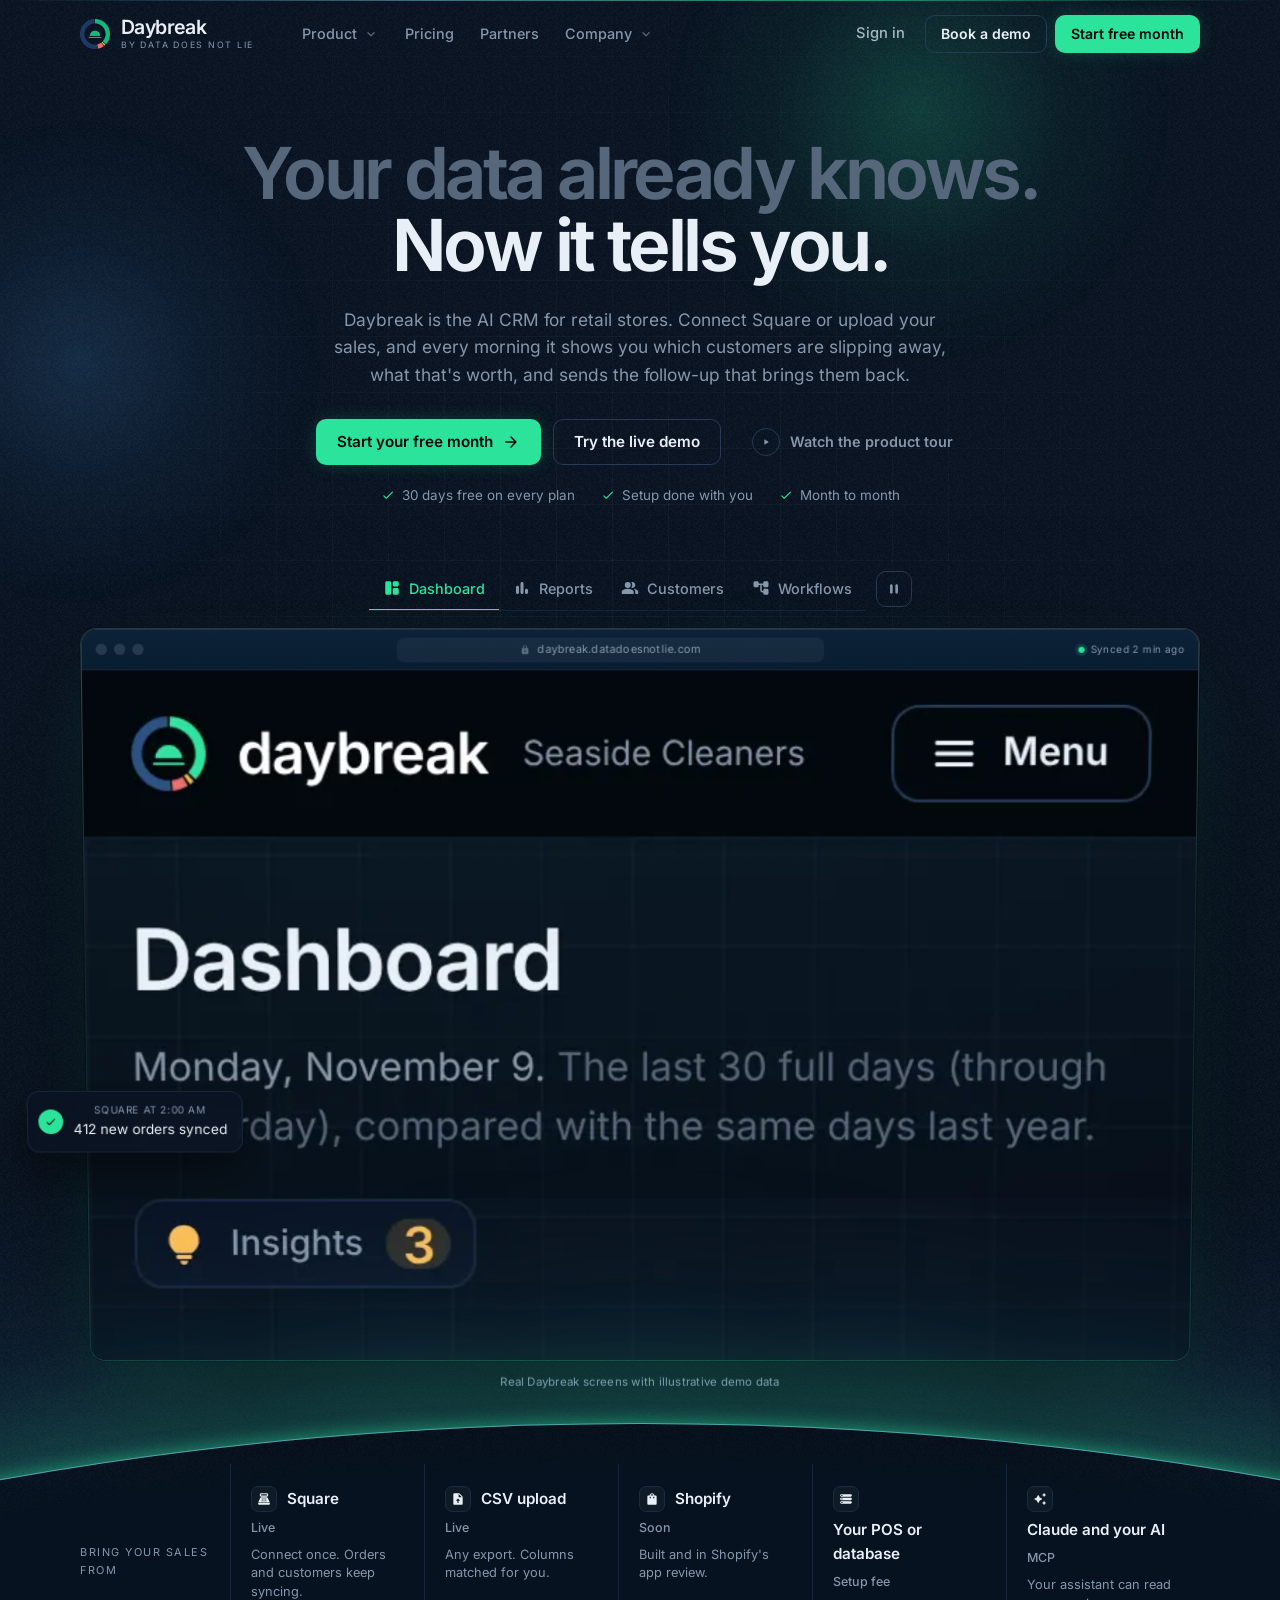
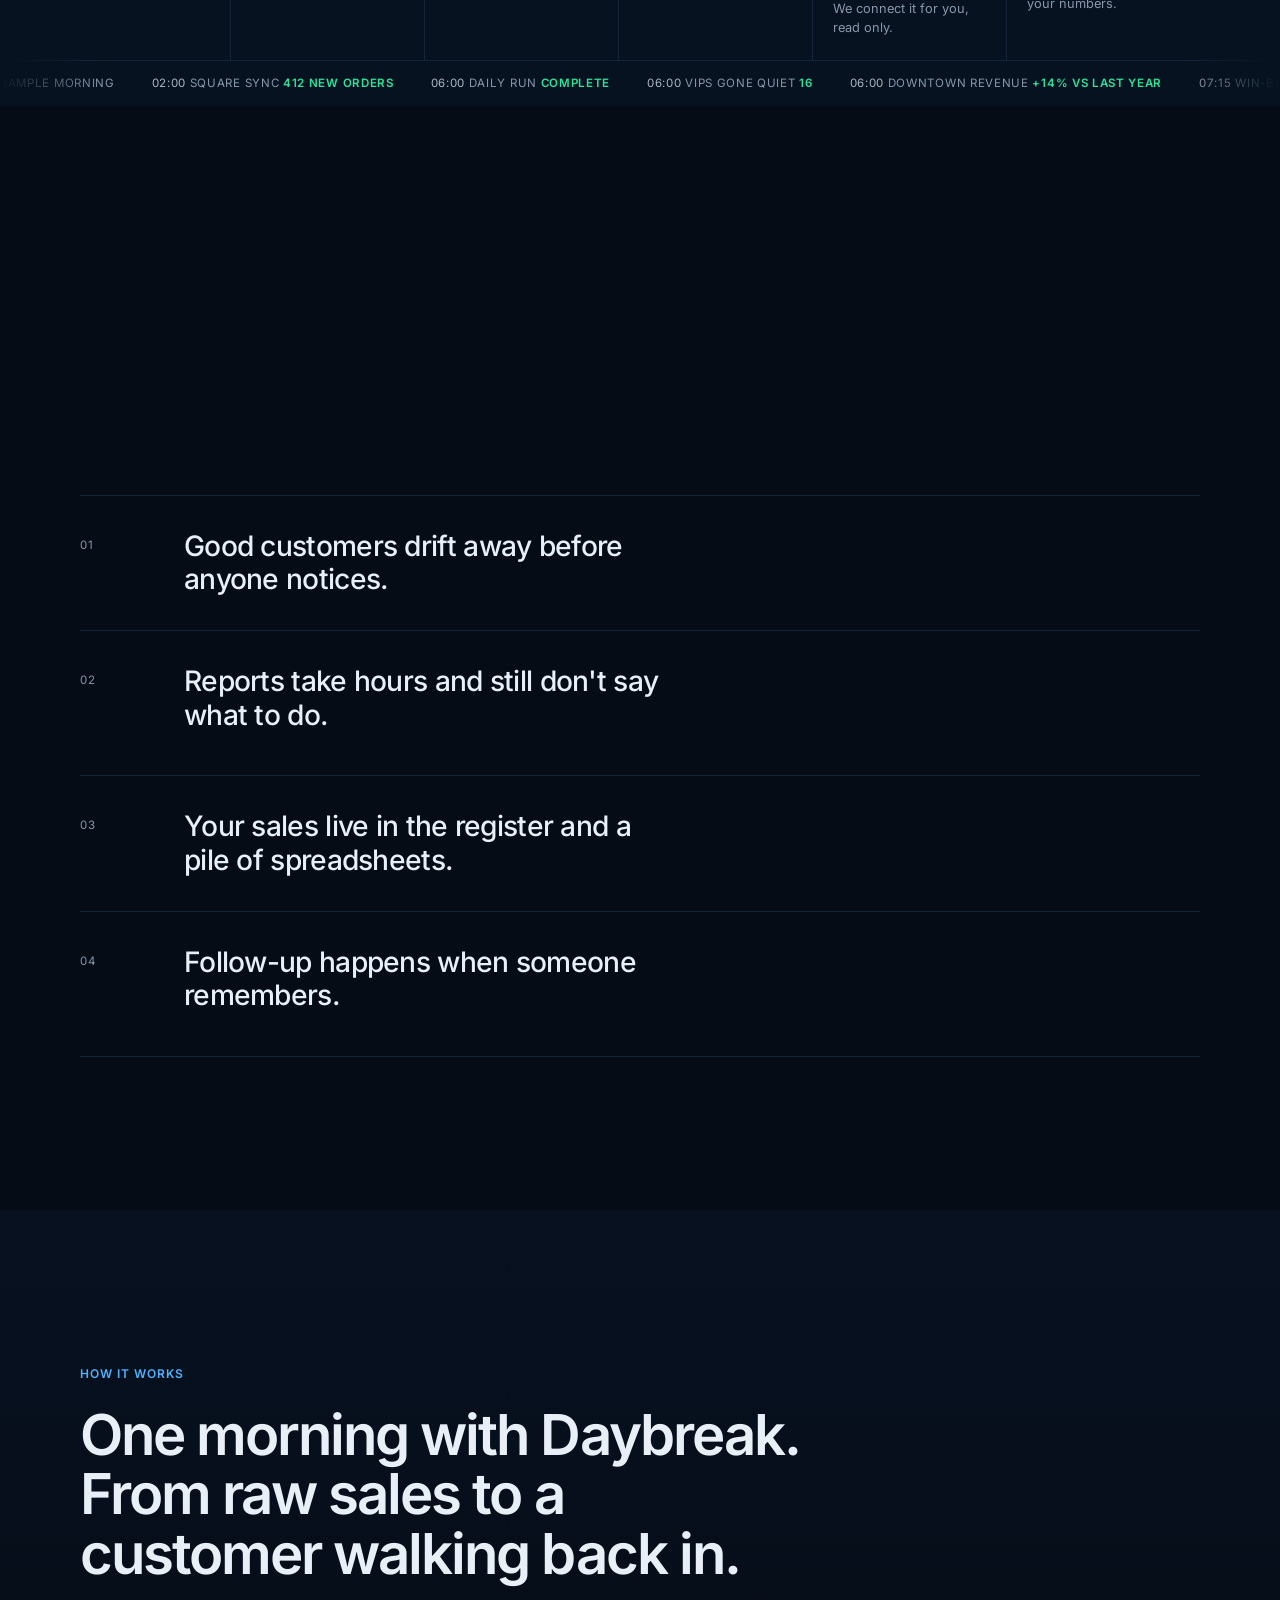
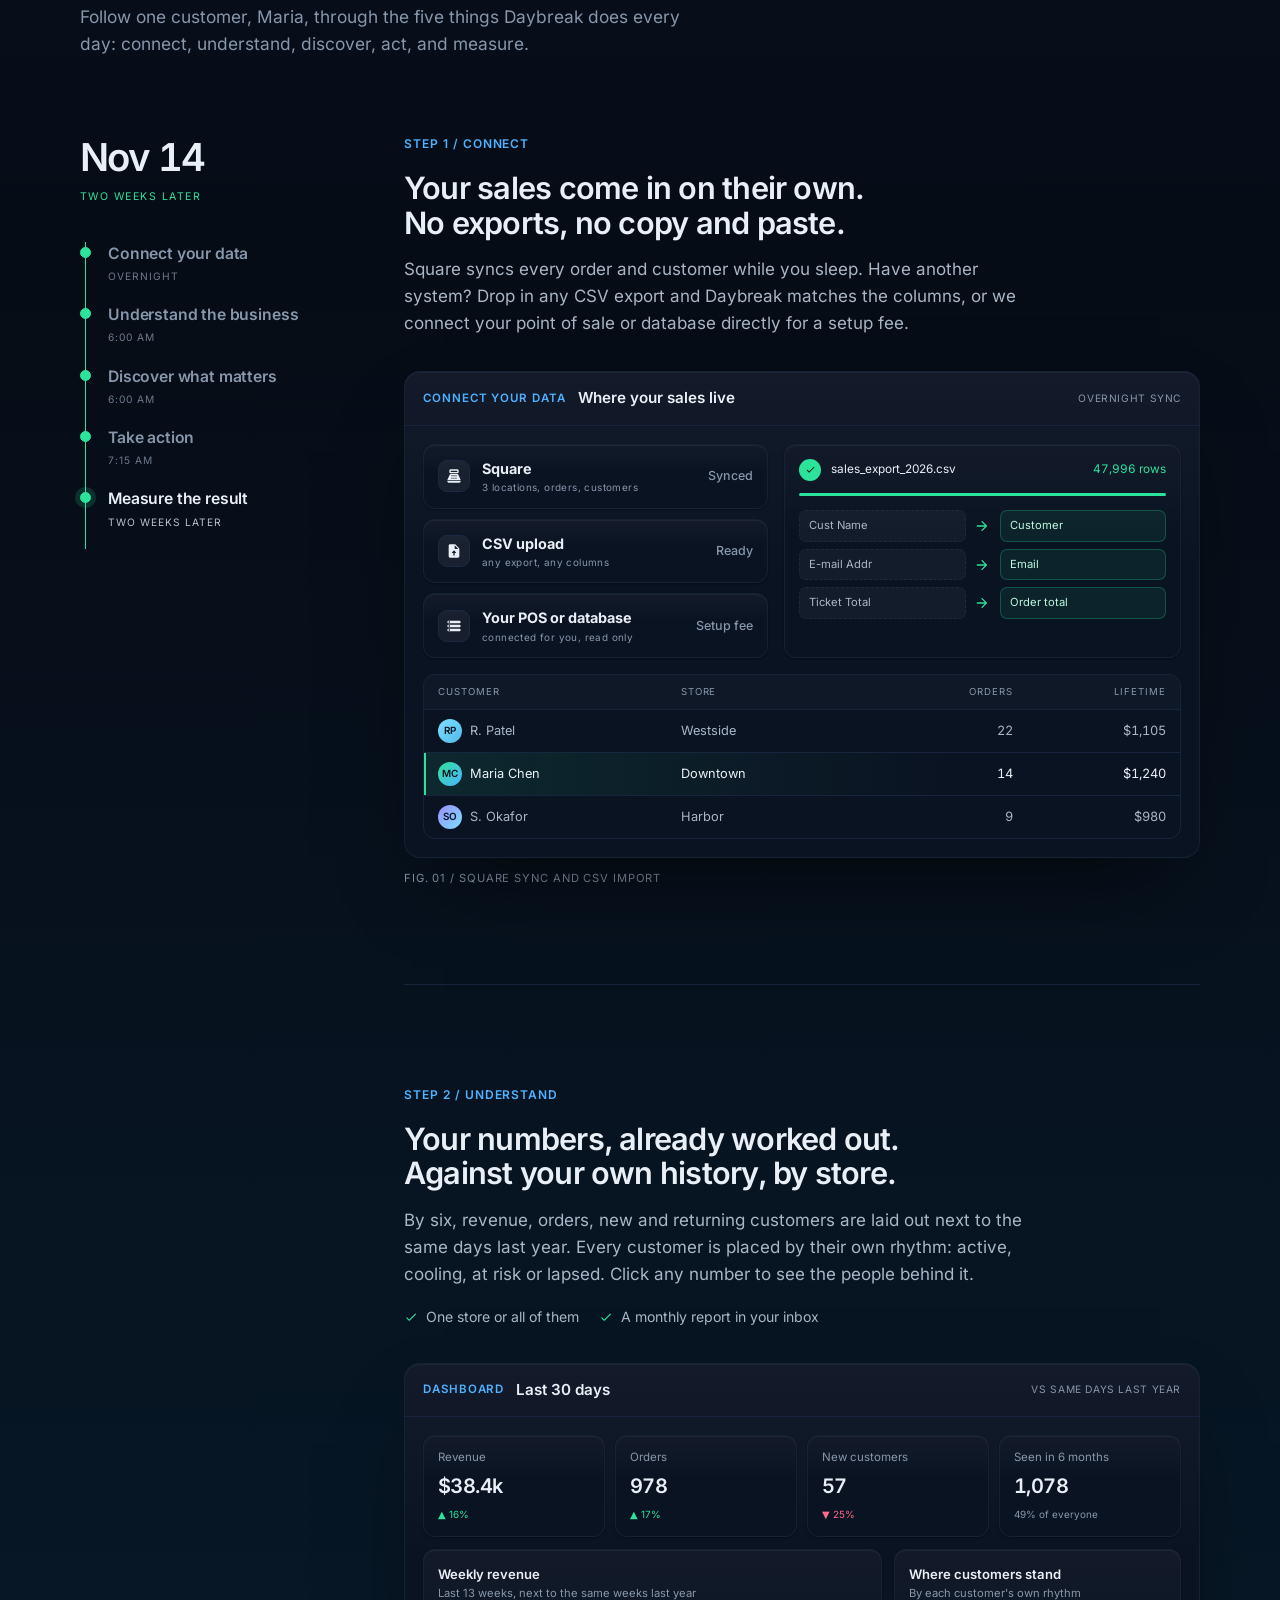
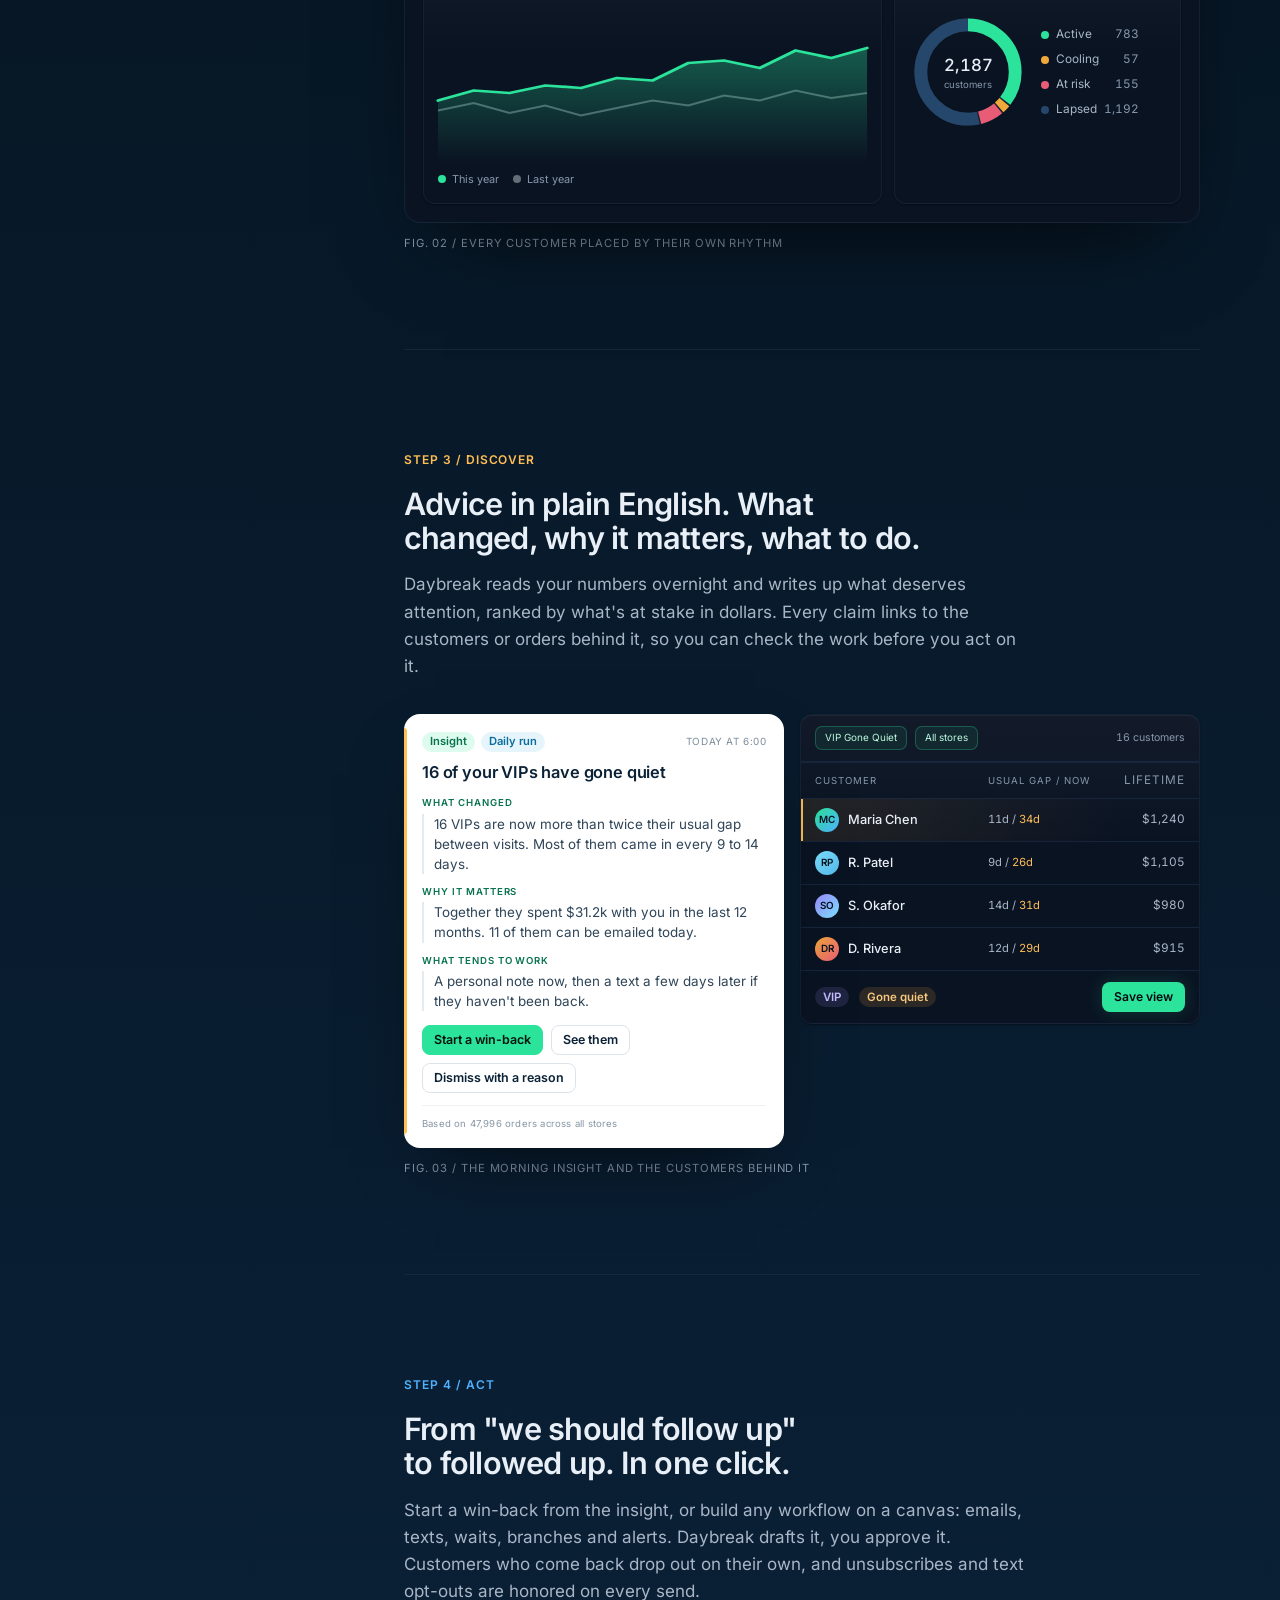
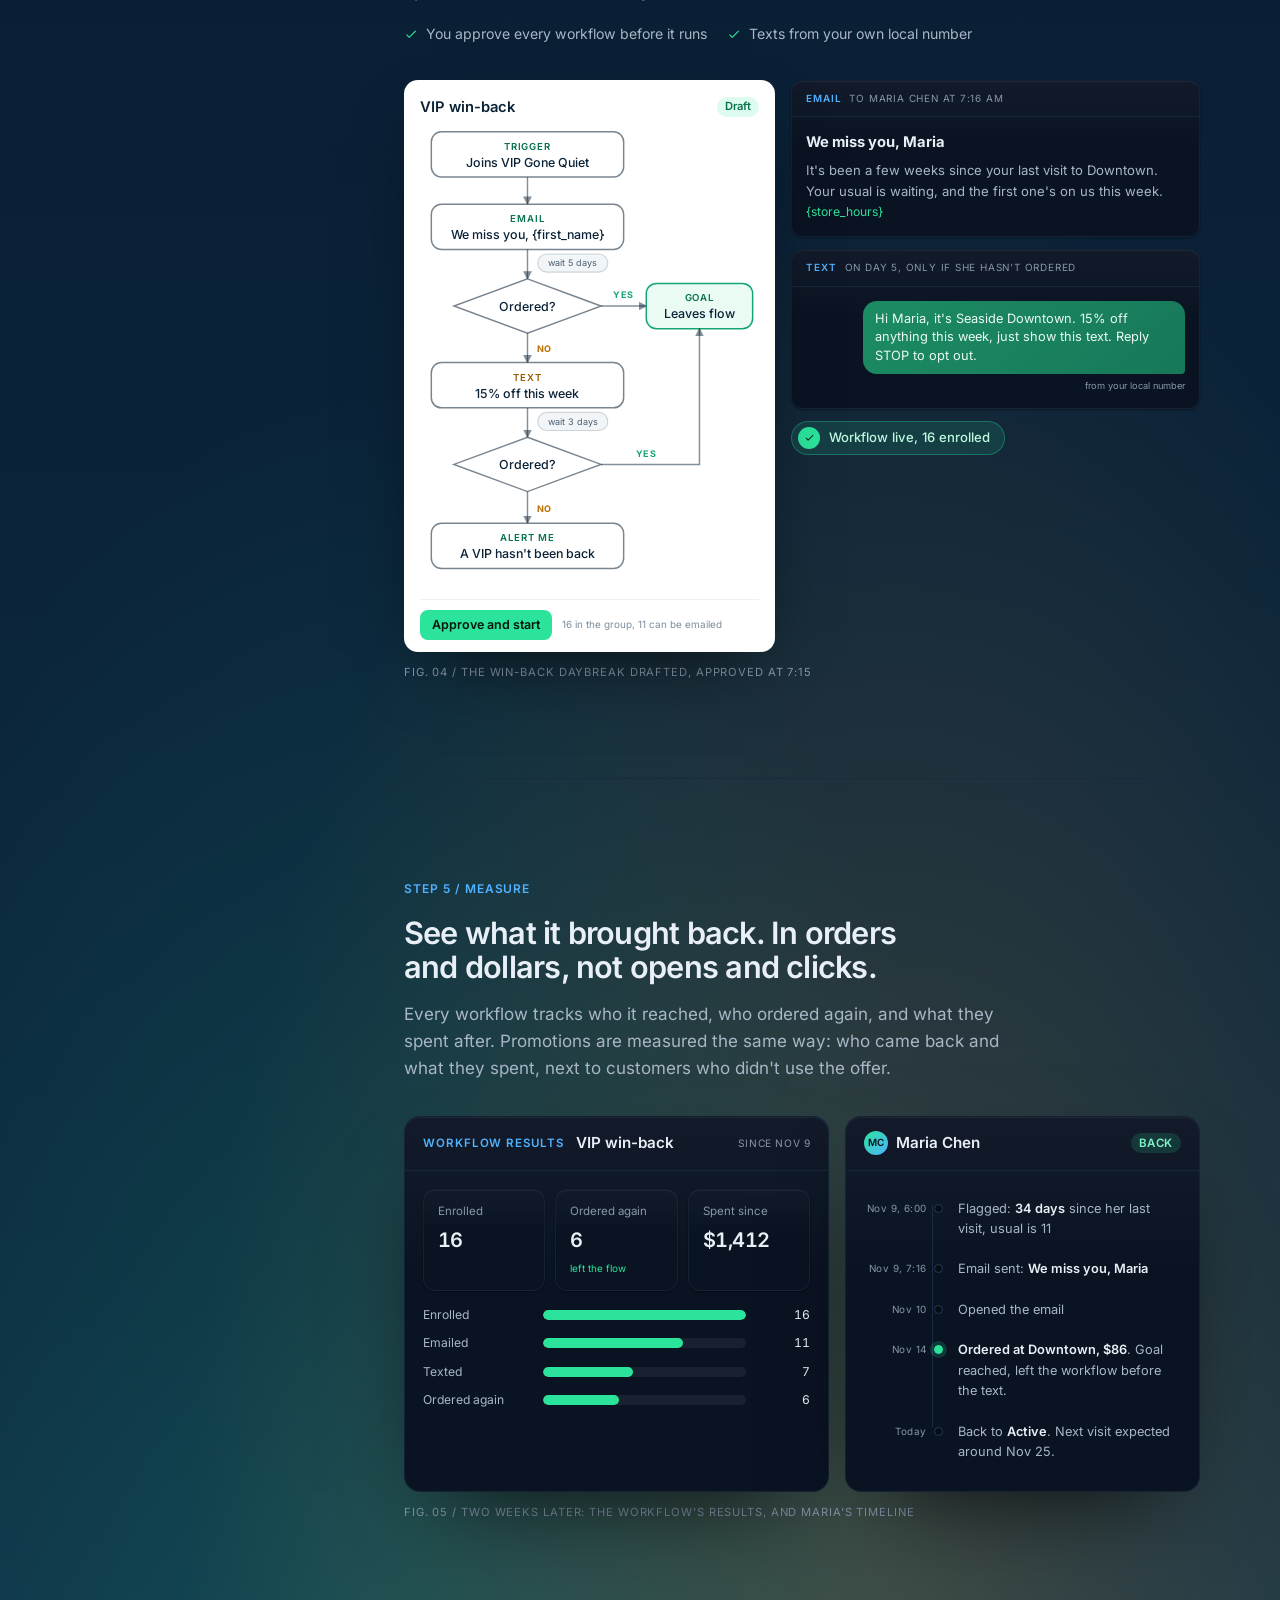
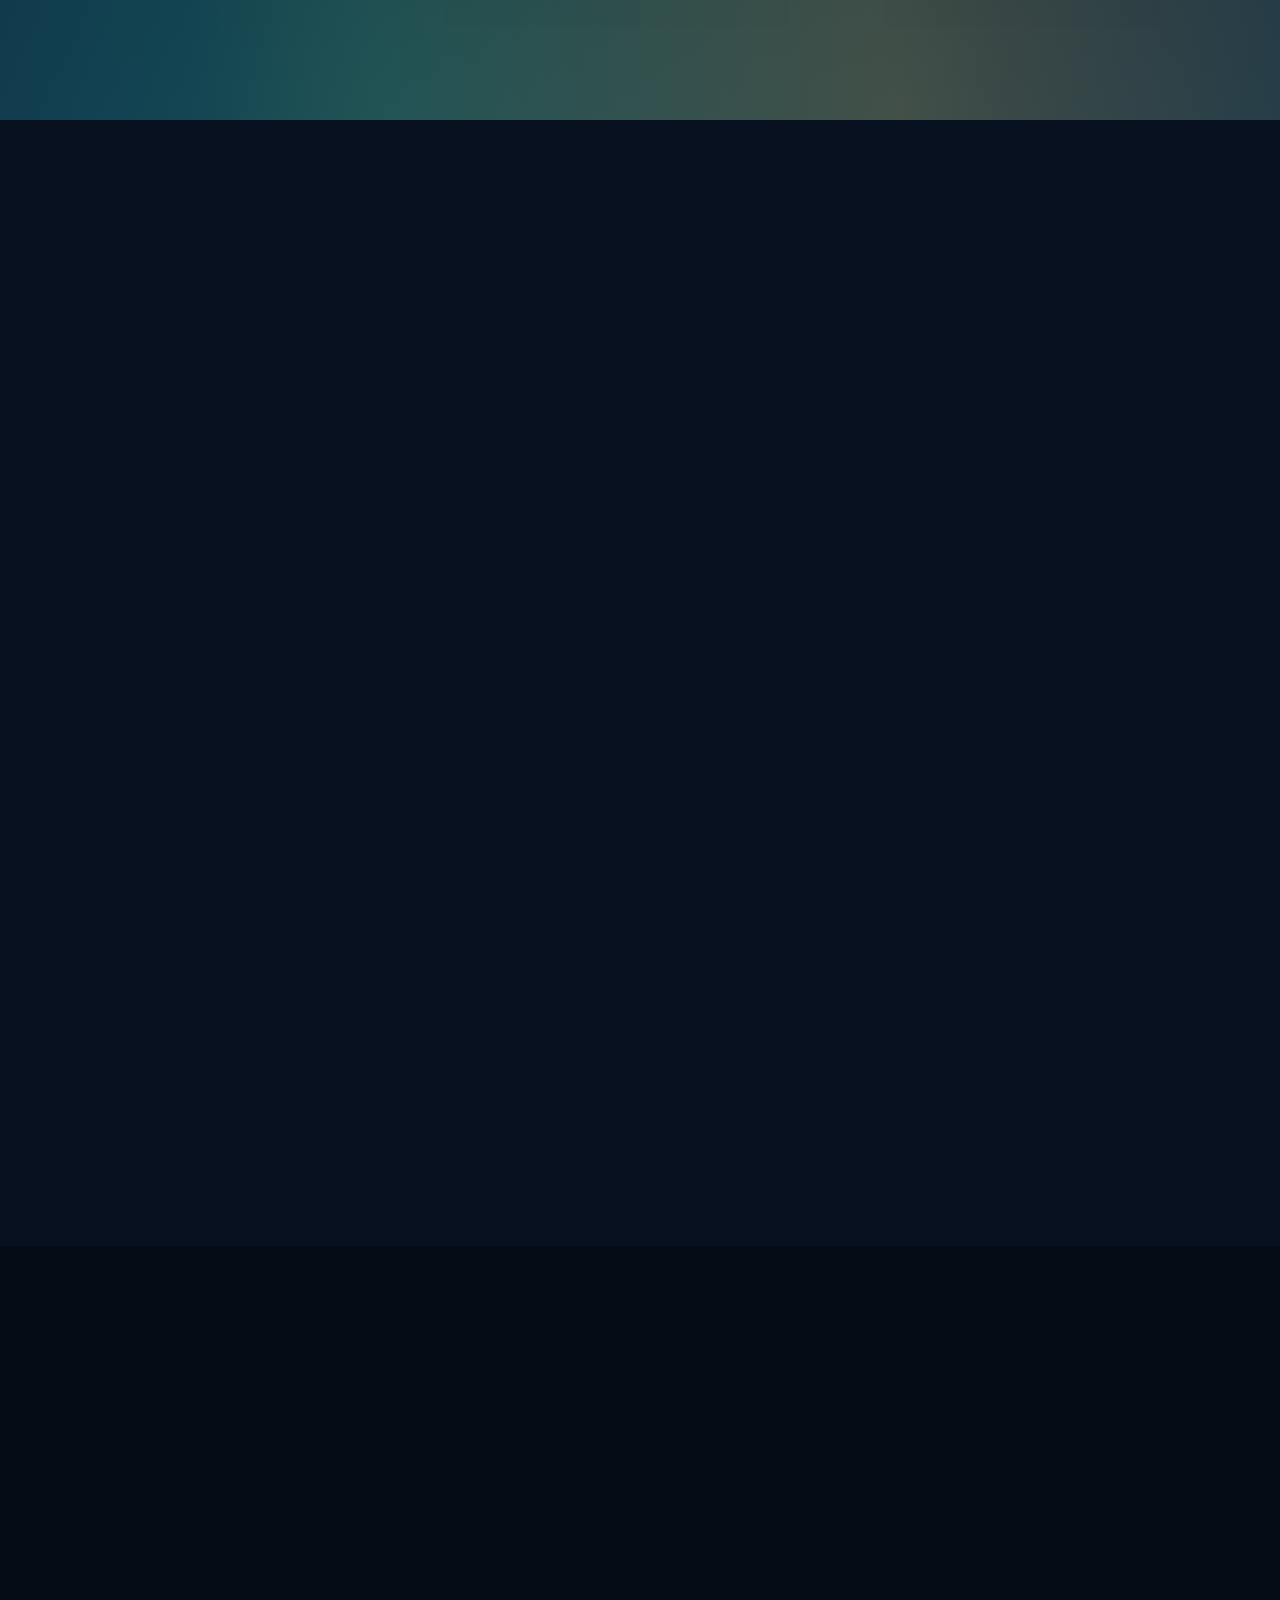
<file: index.html>
<!DOCTYPE html>
<html lang="en" class="no-js">
<head>
<meta charset="UTF-8">
<meta name="viewport" content="width=device-width, initial-scale=1.0, viewport-fit=cover">
<title>Daybreak, the AI CRM for retail stores | Data Does Not Lie</title>
<meta name="description" content="Daybreak turns your Square or CSV sales data into clear reports, a short list each morning of customers worth winning back, and email and text follow-up that runs itself. 30 days free on every plan.">
<link rel="canonical" href="https://datadoesnotlie.com/">
<meta name="robots" content="index, follow, max-image-preview:large">
<meta name="theme-color" content="#081C30">
<meta property="og:site_name" content="Data Does Not Lie">
<meta property="og:type" content="website">
<meta property="og:url" content="https://datadoesnotlie.com/">
<meta property="og:title" content="Daybreak: your data already knows. Now it tells you.">
<meta property="og:description" content="The AI CRM for retail stores. Reports that build themselves, a morning list of who to win back, and follow-up that runs itself. 30 days free.">
<meta property="og:image" content="https://datadoesnotlie.com/assets/og-home.jpg">
<meta name="twitter:card" content="summary_large_image">
<meta name="twitter:title" content="Daybreak: your data already knows. Now it tells you.">
<meta name="twitter:description" content="The AI CRM for retail stores. Reports that build themselves, a morning list of who to win back, and follow-up that runs itself. 30 days free.">
<meta name="twitter:image" content="https://datadoesnotlie.com/assets/og-home.jpg">
<link rel="icon" type="image/png" href="assets/daybreak-logo.png">
<link rel="preload" href="fonts/inter-latin-wght-normal.woff2" as="font" type="font/woff2" crossorigin>
<link rel="preload" href="assets/app-dashboard.webp" as="image" fetchpriority="high">
<link rel="stylesheet" href="assets/site.min.css">
<script>document.documentElement.classList.remove("no-js")</script>
<!-- @jsonld -->
<script type="application/ld+json">{"@context":"https://schema.org","@graph":[{"@type":"Organization","@id":"https://datadoesnotlie.com/#org","name":"Data Does Not Lie","url":"https://datadoesnotlie.com/","logo":{"@type":"ImageObject","url":"https://datadoesnotlie.com/assets/daybreak-logo.png","width":512,"height":512},"slogan":"Your data already knows. Now it tells you.","founder":{"@id":"https://datadoesnotlie.com/#founder"}},{"@type":"Person","@id":"https://datadoesnotlie.com/#founder","name":"Cameron Patalano","jobTitle":"Founder","worksFor":{"@id":"https://datadoesnotlie.com/#org"},"image":"https://datadoesnotlie.com/assets/cameron-patalano.jpg","url":"https://datadoesnotlie.com/#about","sameAs":["https://www.linkedin.com/in/cameronpatalano","https://a.co/d/0gF1U46s"]},{"@type":"WebSite","@id":"https://datadoesnotlie.com/#website","name":"Data Does Not Lie","url":"https://datadoesnotlie.com/","publisher":{"@id":"https://datadoesnotlie.com/#org"}},{"@type":"SoftwareApplication","@id":"https://datadoesnotlie.com/#daybreak","name":"Daybreak","alternateName":"Daybreak by Data Does Not Lie","applicationCategory":"BusinessApplication","applicationSubCategory":"CRM","operatingSystem":"Web","url":"https://datadoesnotlie.com/","image":"https://datadoesnotlie.com/assets/app-dashboard.webp","description":"Daybreak is the AI CRM for retail stores. Connect Square or upload a CSV and it builds your reports, tells you each morning which customers need attention, and runs email and text follow-up for you.","publisher":{"@id":"https://datadoesnotlie.com/#org"},"offers":[{"@type":"Offer","name":"Daybreak Growth","description":"For retailers with 1 to 4 stores who want setup and support included. $497 one-time setup, then 30 days free, then $497 a month.","price":"497.00","priceCurrency":"USD","priceSpecification":{"@type":"UnitPriceSpecification","price":"497.00","priceCurrency":"USD","billingDuration":"P1M","unitText":"MONTH"},"url":"https://datadoesnotlie.com/pricing.html","availability":"https://schema.org/InStock","seller":{"@id":"https://datadoesnotlie.com/#org"}},{"@type":"Offer","name":"Daybreak Premier","description":"For retailers with 5 to 20 stores who want it done for them. $2,497 one-time setup, then 30 days free, then $997 a month.","price":"997.00","priceCurrency":"USD","priceSpecification":{"@type":"UnitPriceSpecification","price":"997.00","priceCurrency":"USD","billingDuration":"P1M","unitText":"MONTH"},"url":"https://datadoesnotlie.com/pricing.html","availability":"https://schema.org/InStock","seller":{"@id":"https://datadoesnotlie.com/#org"}},{"@type":"Offer","name":"Daybreak Enterprise","description":"For chains with 20+ stores and franchise groups. Priced on a call.","price":"2500.00","priceCurrency":"USD","priceSpecification":{"@type":"UnitPriceSpecification","price":"2500.00","priceCurrency":"USD","billingDuration":"P1M","unitText":"MONTH","minPrice":"2500.00"},"url":"https://datadoesnotlie.com/index.html#demo","availability":"https://schema.org/InStock","seller":{"@id":"https://datadoesnotlie.com/#org"}},{"@type":"Offer","name":"Daybreak Partner","description":"For agencies and consultants who want to sell an AI CRM under their own brand. No setup fee, then 30 days free, then $1,297 a month.","price":"1297.00","priceCurrency":"USD","priceSpecification":{"@type":"UnitPriceSpecification","price":"1297.00","priceCurrency":"USD","billingDuration":"P1M","unitText":"MONTH"},"url":"https://datadoesnotlie.com/partners.html","availability":"https://schema.org/InStock","seller":{"@id":"https://datadoesnotlie.com/#org"}}]},{"@type":"FAQPage","mainEntity":[{"@type":"Question","name":"What is Daybreak?","acceptedAnswer":{"@type":"Answer","text":"Daybreak is the AI CRM for retail stores, made by Data Does Not Lie. It turns your sales data into clear reports, a short list each morning of customers worth reaching and why, and email and text follow-up that runs itself."}},{"@type":"Question","name":"Where does my data come from?","acceptedAnswer":{"@type":"Answer","text":"Square connects directly and keeps syncing. Shopify is coming soon. Any other system can send a CSV export, and Daybreak matches the columns for you. We can also connect almost any database or point of sale for an added setup fee."}},{"@type":"Question","name":"How much does it cost?","acceptedAnswer":{"@type":"Answer","text":"Growth is $497 a month and Premier is $997 a month, each with a one-time setup fee and the first 30 days free. Enterprise starts at $2,500 a month. Agencies can resell Daybreak on the Partner plan. See the pricing page for everything included."}},{"@type":"Question","name":"Do I need someone technical to use it?","acceptedAnswer":{"@type":"Answer","text":"No. Reports build themselves, the advice is written in plain English, and every recommendation comes with a one-click action. Setup is done with you. It's built for owners and managers."}},{"@type":"Question","name":"What does the AI actually do?","acceptedAnswer":{"@type":"Answer","text":"Every morning it reads your numbers by store against your own history. When something deserves attention it tells you what changed, why it matters in dollars and what to do, and links to the customers or orders behind it. You can also chat with your data in Ask Daybreak, or connect Claude and other AI tools over MCP. Workflows it drafts wait for your approval before they run. The AI marketing assistant is included in every plan, not an add-on."}},{"@type":"Question","name":"Can it send email and texts?","acceptedAnswer":{"@type":"Answer","text":"Yes. Workflows send email and texts with waits and branches. Customers who come back drop out automatically, and unsubscribes and text opt-outs are honored on every send. Texting uses your own local number, registered with the carriers."}},{"@type":"Question","name":"Can I cancel?","acceptedAnswer":{"@type":"Answer","text":"Yes, any time. Plans are month to month. If you cancel you keep read access for 30 days to export your data."}},{"@type":"Question","name":"Who is behind Daybreak?","acceptedAnswer":{"@type":"Answer","text":"Data Does Not Lie, founded by Cameron Patalano. We also offer Custom Development and Website Development with SEO and AEO built in."}}]}]}</script>
<!-- /@jsonld -->
<!-- @analytics -->
<script async src="https://www.googletagmanager.com/gtag/js?id=G-PTXCDJXPX8"></script>
<script>window.dataLayer=window.dataLayer||[];function gtag(){dataLayer.push(arguments)}gtag("js",new Date());gtag("config","G-PTXCDJXPX8");(function(w,d,s,l,i){w[l].push({"gtm.start":new Date().getTime(),event:"gtm.js"});var f=d.getElementsByTagName(s)[0],j=d.createElement(s);j.async=true;j.src="https://www.googletagmanager.com/gtm.js?id="+i;f.parentNode.insertBefore(j,f)})(window,document,"script","dataLayer","GTM-N2T4PVSG");</script>
<!-- /@analytics -->
</head>
<body>
<svg width="0" height="0" style="position:absolute" aria-hidden="true"><symbol id="i-check" viewBox="0 0 24 24"><path d="M9 16.17 5.53 12.7a.996.996 0 0 0-1.41 0c-.39.39-.39 1.02 0 1.41l4.18 4.18c.39.39 1.02.39 1.41 0L20.29 7.71c.39-.39.39-1.02 0-1.41a.996.996 0 0 0-1.41 0z"/></symbol><symbol id="i-arrow" viewBox="0 0 24 24"><path d="M5 13h11.17l-4.88 4.88c-.39.39-.39 1.03 0 1.42s1.02.39 1.41 0l6.59-6.59c.39-.39.39-1.02 0-1.41l-6.58-6.6a.996.996 0 0 0-1.41 0c-.39.39-.39 1.02 0 1.41L16.17 11H5c-.55 0-1 .45-1 1s.45 1 1 1"/></symbol><symbol id="i-expand" viewBox="0 0 24 24"><path d="M15.88 9.29 12 13.17 8.12 9.29a.996.996 0 0 0-1.41 0c-.39.39-.39 1.02 0 1.41l4.59 4.59c.39.39 1.02.39 1.41 0l4.59-4.59c.39-.39.39-1.02 0-1.41-.39-.38-1.03-.39-1.42 0"/></symbol></svg>
<!-- @header -->
<a class="skip" href="#main">Skip to content</a>
<header class="site-header">
  <div class="wrap bar">
    <a class="brand" href="index.html" aria-label="Daybreak by Data Does Not Lie, home">
      <img src="assets/daybreak-mark-96.png" alt="" width="30" height="30">
      <span class="words"><span class="name">Daybreak</span><span class="by">by Data Does Not Lie</span></span>
    </a>
    <nav class="nav" aria-label="Main">
      <div class="nav-item" data-menu>
        <button type="button" aria-expanded="false" aria-controls="menu-product" data-current>Product <svg class="chev" width="10" height="10" aria-hidden="true" viewBox="0 0 24 24" fill="currentColor"><path d="M15.88 9.29 12 13.17 8.12 9.29a.996.996 0 0 0-1.41 0c-.39.39-.39 1.02 0 1.41l4.59 4.59c.39.39 1.02.39 1.41 0l4.59-4.59c.39-.39.39-1.02 0-1.41-.39-.38-1.03-.39-1.42 0"/></svg></button>
        <div class="menu" id="menu-product">
          <div class="menu-grid">
            <div class="menu-links"><a href="index.html#how"><span class="mi"><svg width="16" height="16" aria-hidden="true" viewBox="0 0 24 24" fill="currentColor"><path d="m16.85 6.85 1.44 1.44-4.88 4.88-3.29-3.29a.996.996 0 0 0-1.41 0l-6 6.01c-.39.39-.39 1.02 0 1.41s1.02.39 1.41 0L9.41 12l3.29 3.29c.39.39 1.02.39 1.41 0l5.59-5.58 1.44 1.44c.31.31.85.09.85-.35V6.5c.01-.28-.21-.5-.49-.5h-4.29c-.45 0-.67.54-.36.85"/></svg></span><span><b>How it works</b><span>From your sales to a customer walking back in</span></span></a><a href="index.html#ask"><span class="mi"><svg width="16" height="16" aria-hidden="true" viewBox="0 0 24 24" fill="currentColor"><path d="M20 2H4c-1.1 0-2 .9-2 2v18l4-4h14c1.1 0 2-.9 2-2V4c0-1.1-.9-2-2-2"/></svg></span><span><b>Ask Daybreak</b><span>Chat with your own numbers</span></span></a><a href="index.html#mobile"><span class="mi"><svg width="16" height="16" aria-hidden="true" viewBox="0 0 24 24" fill="currentColor"><path d="M15.5 1h-8C6.12 1 5 2.12 5 3.5v17C5 21.88 6.12 23 7.5 23h8c1.38 0 2.5-1.12 2.5-2.5v-17C18 2.12 16.88 1 15.5 1m-4 21c-.83 0-1.5-.67-1.5-1.5s.67-1.5 1.5-1.5 1.5.67 1.5 1.5-.67 1.5-1.5 1.5m4.5-4H7V4h9z"/></svg></span><span><b>On your phone</b><span>Your morning brief, wherever you are</span></span></a><a href="index.html#features"><span class="mi"><svg width="16" height="16" aria-hidden="true" viewBox="0 0 24 24" fill="currentColor"><path d="m21.9 7.89-1.05-3.37c-.22-.9-1-1.52-1.91-1.52H5.05c-.9 0-1.69.63-1.9 1.52L2.1 7.89c-.46 1.97.85 3.11.9 3.17V19c0 1.1.9 2 2 2h14c1.1 0 2-.9 2-2v-7.94c1.12-1.12 1.09-2.41.9-3.17M13 5h1.96l.54 3.52c.09.71-.39 1.48-1.28 1.48-.67 0-1.22-.59-1.22-1.31zM6.44 8.86c-.08.65-.6 1.14-1.21 1.14-.93 0-1.35-.97-1.19-1.64L5.05 5h1.97zM11 8.69c0 .72-.55 1.31-1.29 1.31-.75 0-1.3-.7-1.22-1.48L9.04 5H11zM18.77 10c-.61 0-1.14-.49-1.21-1.14L16.98 5l1.93-.01 1.05 3.37c.16.67-.25 1.64-1.19 1.64"/></svg></span><span><b>Many stores</b><span>Every location, side by side</span></span></a><a href="index.html#integrations"><span class="mi"><svg width="16" height="16" aria-hidden="true" viewBox="0 0 24 24" fill="currentColor"><path d="M8.4 18.2c.38.5.6 1.12.6 1.8 0 1.66-1.34 3-3 3s-3-1.34-3-3 1.34-3 3-3c.44 0 .85.09 1.23.26l1.41-1.77c-.92-1.03-1.29-2.39-1.09-3.69l-2.03-.68c-.54.83-1.46 1.38-2.52 1.38-1.66 0-3-1.34-3-3s1.34-3 3-3 3 1.34 3 3c0 .07 0 .14-.01.21l2.03.68c.64-1.21 1.82-2.09 3.22-2.32V5.91C9.96 5.57 9 4.4 9 3c0-1.66 1.34-3 3-3s3 1.34 3 3c0 1.4-.96 2.57-2.25 2.91v2.16c1.4.23 2.58 1.11 3.22 2.32L18 9.71V9.5c0-1.66 1.34-3 3-3s3 1.34 3 3-1.34 3-3 3c-1.06 0-1.98-.55-2.52-1.37l-2.03.68c.2 1.29-.16 2.65-1.09 3.69l1.41 1.77Q17.34 17 18 17c1.66 0 3 1.34 3 3s-1.34 3-3 3-3-1.34-3-3c0-.68.22-1.3.6-1.8l-1.41-1.77c-1.35.75-3.01.76-4.37 0z"/></svg></span><span><b>Connections</b><span>Square, CSV, your POS and your AI</span></span></a></div>
            <a class="menu-feature" href="https://daybreak.datadoesnotlie.com/demo" data-track="open_demo"><img src="assets/app-dashboard.webp" alt="" width="320" height="200" loading="lazy"><b>Try the live demo</b><span>Explore a sample business, no sign-up</span></a>
          </div>
        </div>
      </div>
      <a href="pricing.html">Pricing</a>
      <a href="partners.html">Partners</a>
      <div class="nav-item" data-menu>
        <button type="button" aria-expanded="false" aria-controls="menu-company">Company <svg class="chev" width="10" height="10" aria-hidden="true" viewBox="0 0 24 24" fill="currentColor"><path d="M15.88 9.29 12 13.17 8.12 9.29a.996.996 0 0 0-1.41 0c-.39.39-.39 1.02 0 1.41l4.59 4.59c.39.39 1.02.39 1.41 0l4.59-4.59c.39-.39.39-1.02 0-1.41-.39-.38-1.03-.39-1.42 0"/></svg></button>
        <div class="menu menu-wide" id="menu-company"><div class="menu-grid one"><div class="menu-links"><a href="index.html#about"><span class="mi"><svg width="16" height="16" aria-hidden="true" viewBox="0 0 24 24" fill="currentColor"><path d="M12 12c2.21 0 4-1.79 4-4s-1.79-4-4-4-4 1.79-4 4 1.79 4 4 4m0 2c-2.67 0-8 1.34-8 4v1c0 .55.45 1 1 1h14c.55 0 1-.45 1-1v-1c0-2.66-5.33-4-8-4"/></svg></span><span><b>About</b><span>Who builds Daybreak</span></span></a><a href="blog.html"><span class="mi"><svg width="16" height="16" aria-hidden="true" viewBox="0 0 24 24" fill="currentColor"><path d="M17.5 4.5c-1.95 0-4.05.4-5.5 1.5-1.45-1.1-3.55-1.5-5.5-1.5-1.45 0-2.99.22-4.28.79C1.49 5.62 1 6.33 1 7.14v11.28c0 1.3 1.22 2.26 2.48 1.94.98-.25 2.02-.36 3.02-.36 1.56 0 3.22.26 4.56.92.6.3 1.28.3 1.87 0 1.34-.67 3-.92 4.56-.92 1 0 2.04.11 3.02.36 1.26.33 2.48-.63 2.48-1.94V7.14c0-.81-.49-1.52-1.22-1.85-1.28-.57-2.82-.79-4.27-.79M21 17.23c0 .63-.58 1.09-1.2.98-.75-.14-1.53-.2-2.3-.2-1.7 0-4.15.65-5.5 1.5V8c1.35-.85 3.8-1.5 5.5-1.5.92 0 1.83.09 2.7.28.46.1.8.51.8.98z"/><path d="M13.98 11.01c-.32 0-.61-.2-.71-.52-.13-.39.09-.82.48-.94 1.54-.5 3.53-.66 5.36-.45.41.05.71.42.66.83s-.42.71-.83.66c-1.62-.19-3.39-.04-4.73.39-.08.01-.16.03-.23.03m0 2.66c-.32 0-.61-.2-.71-.52-.13-.39.09-.82.48-.94 1.53-.5 3.53-.66 5.36-.45.41.05.71.42.66.83s-.42.71-.83.66c-1.62-.19-3.39-.04-4.73.39-.08.02-.16.03-.23.03m0 2.66c-.32 0-.61-.2-.71-.52-.13-.39.09-.82.48-.94 1.53-.5 3.53-.66 5.36-.45.41.05.71.42.66.83s-.42.7-.83.66c-1.62-.19-3.39-.04-4.73.39-.08.02-.16.03-.23.03"/></svg></span><span><b>Use cases</b><span>Real work, written up</span></span></a><a href="index.html#services"><span class="mi"><svg width="16" height="16" aria-hidden="true" viewBox="0 0 24 24" fill="currentColor"><path d="M8.7 15.9 4.8 12l3.9-3.9c.39-.39.39-1.01 0-1.4a.984.984 0 0 0-1.4 0l-4.59 4.59c-.39.39-.39 1.02 0 1.41l4.59 4.6c.39.39 1.01.39 1.4 0s.39-1.01 0-1.4m6.6 0 3.9-3.9-3.9-3.9a.984.984 0 0 1 0-1.4c.39-.39 1.01-.39 1.4 0l4.59 4.59c.39.39.39 1.02 0 1.41l-4.59 4.6c-.39.39-1.01.39-1.4 0a.984.984 0 0 1 0-1.4"/></svg></span><span><b>Custom development</b><span>Software built on your own data</span></span></a><a href="index.html#services"><span class="mi"><svg width="16" height="16" aria-hidden="true" viewBox="0 0 24 24" fill="currentColor"><path d="M11.99 2C6.47 2 2 6.48 2 12s4.47 10 9.99 10C17.52 22 22 17.52 22 12S17.52 2 11.99 2m6.93 6h-2.95c-.32-1.25-.78-2.45-1.38-3.56 1.84.63 3.37 1.91 4.33 3.56M12 4.04c.83 1.2 1.48 2.53 1.91 3.96h-3.82c.43-1.43 1.08-2.76 1.91-3.96M4.26 14C4.1 13.36 4 12.69 4 12s.1-1.36.26-2h3.38c-.08.66-.14 1.32-.14 2s.06 1.34.14 2zm.82 2h2.95c.32 1.25.78 2.45 1.38 3.56-1.84-.63-3.37-1.9-4.33-3.56m2.95-8H5.08c.96-1.66 2.49-2.93 4.33-3.56C8.81 5.55 8.35 6.75 8.03 8M12 19.96c-.83-1.2-1.48-2.53-1.91-3.96h3.82c-.43 1.43-1.08 2.76-1.91 3.96M14.34 14H9.66c-.09-.66-.16-1.32-.16-2s.07-1.35.16-2h4.68c.09.65.16 1.32.16 2s-.07 1.34-.16 2m.25 5.56c.6-1.11 1.06-2.31 1.38-3.56h2.95c-.96 1.65-2.49 2.93-4.33 3.56M16.36 14c.08-.66.14-1.32.14-2s-.06-1.34-.14-2h3.38c.16.64.26 1.31.26 2s-.1 1.36-.26 2z"/></svg></span><span><b>Website development</b><span>Fast sites with AEO built in</span></span></a><a href="index.html#demo"><span class="mi"><svg width="16" height="16" aria-hidden="true" viewBox="0 0 24 24" fill="currentColor"><path d="M20 4H4c-1.1 0-2 .9-2 2v12c0 1.1.9 2 2 2h16c1.1 0 2-.9 2-2V6c0-1.1-.9-2-2-2m-.4 4.25-6.54 4.09c-.65.41-1.47.41-2.12 0L4.4 8.25c-.25-.16-.4-.43-.4-.72 0-.67.73-1.07 1.3-.72L12 11l6.7-4.19c.57-.35 1.3.05 1.3.72 0 .29-.15.56-.4.72"/></svg></span><span><b>Contact</b><span>Book a call with us</span></span></a></div></div></div>
      </div>
    </nav>
    <div class="header-cta">
      <a class="signin" href="sign-in.html">Sign in</a>
      <a class="btn btn-ghost hdr-demo" href="index.html#demo">Book a demo</a>
      <a class="btn btn-primary" href="pricing.html">Start free month</a>
    </div>
    <button class="menu-btn" type="button" aria-label="Menu" aria-expanded="false" aria-controls="mobile-nav"><span></span></button>
  </div>
  <div class="mobile-nav" id="mobile-nav">
    <div class="group"><span>Daybreak</span><a href="https://daybreak.datadoesnotlie.com/demo">Try the live demo</a><a href="index.html#how">How it works</a><a href="index.html#ask">Ask Daybreak</a><a href="index.html#mobile">On your phone</a><a href="index.html#features">Many stores</a><a href="index.html#integrations">Connections</a><a href="pricing.html">Pricing</a><a href="partners.html">Partner program</a></div>
    <div class="group"><span>Data Does Not Lie</span><a href="index.html#about">About</a><a href="blog.html">Use cases</a><a href="index.html#services">Services</a><a href="sign-in.html">Sign in</a></div>
    <div class="cta-row"><a class="btn btn-ghost" href="index.html#demo">Book a demo</a><a class="btn btn-primary" href="pricing.html">Start free month</a></div>
  </div>
</header>
<!-- /@header -->

<main id="main" class="flush">

<!-- ======================= HERO ======================= -->
<section class="sky hero" aria-labelledby="hero-title" data-hero>
  <div class="top-edge" aria-hidden="true"></div>
  <div class="sky-layer" aria-hidden="true">
    <div class="grid"></div>
    <div class="light l1"></div><div class="light l2"></div><div class="light l3"></div>
    <div class="sun"></div>
    <div class="grain"></div>
  </div>

  <div class="wrap">
    <h1 id="hero-title" class="h1 load">
      <span class="split-line"><span class="quiet">Your data already knows.</span></span>
      <span class="split-line"><span style="--d:.12s">Now it tells you.</span></span>
    </h1>
    <p class="lede load d2">Daybreak is the AI CRM for retail stores. Connect Square or upload your sales, and every morning it shows you which customers are slipping away, what that's worth, and sends the follow-up that brings them back.</p>
    <div class="hero-ctas load d3">
      <a class="btn btn-primary btn-lg" href="pricing.html">Start your free month <svg class="arrow" width="15" height="15" aria-hidden="true" viewBox="0 0 24 24" fill="currentColor"><use href="#i-arrow"/></svg></a>
      <a class="btn btn-ghost btn-lg" href="https://daybreak.datadoesnotlie.com/demo" data-track="open_demo">Try the live demo</a>
      <button class="btn btn-quiet" type="button" data-video-open><span class="play-ring"><svg width="10" height="10" aria-hidden="true" viewBox="0 0 24 24" fill="currentColor"><path d="M8 6.82v10.36c0 .79.87 1.27 1.54.84l8.14-5.18c.62-.39.62-1.29 0-1.69L9.54 5.98C8.87 5.55 8 6.03 8 6.82"/></svg></span>Watch the product tour</button>
    </div>
    <div class="hero-proof load d4">
      <span><svg width="14" height="14" aria-hidden="true" viewBox="0 0 24 24" fill="currentColor"><use href="#i-check"/></svg>30 days free on every plan</span>
      <span><svg width="14" height="14" aria-hidden="true" viewBox="0 0 24 24" fill="currentColor"><use href="#i-check"/></svg>Setup done with you</span>
      <span><svg width="14" height="14" aria-hidden="true" viewBox="0 0 24 24" fill="currentColor"><use href="#i-check"/></svg>Month to month</span>
    </div>
  </div>

  <!-- Product showcase: real screens, layered live elements -->
  <div class="showcase rise" data-showcase>
    <div class="show-bar">
    <div class="show-tabs" role="tablist" aria-label="Daybreak screens">
      <button type="button" role="tab" aria-selected="true" aria-controls="screens" data-tab="0"><svg width="14" height="14" aria-hidden="true" viewBox="0 0 24 24" fill="currentColor"><path d="M9 21H5c-1.1 0-2-.9-2-2V5c0-1.1.9-2 2-2h4c1.1 0 2 .9 2 2v14c0 1.1-.9 2-2 2m6 0h4c1.1 0 2-.9 2-2v-5c0-1.1-.9-2-2-2h-4c-1.1 0-2 .9-2 2v5c0 1.1.9 2 2 2m6-13V5c0-1.1-.9-2-2-2h-4c-1.1 0-2 .9-2 2v3c0 1.1.9 2 2 2h4c1.1 0 2-.9 2-2"/></svg>Dashboard<span class="bar-p"><i></i></span></button>
      <button type="button" role="tab" aria-selected="false" aria-controls="screens" data-tab="1"><svg width="14" height="14" aria-hidden="true" viewBox="0 0 24 24" fill="currentColor"><path d="M6 20c1.1 0 2-.9 2-2v-7c0-1.1-.9-2-2-2s-2 .9-2 2v7c0 1.1.9 2 2 2m10-5v3c0 1.1.9 2 2 2s2-.9 2-2v-3c0-1.1-.9-2-2-2s-2 .9-2 2m-4 5c1.1 0 2-.9 2-2V6c0-1.1-.9-2-2-2s-2 .9-2 2v12c0 1.1.9 2 2 2"/></svg>Reports<span class="bar-p"><i></i></span></button>
      <button type="button" role="tab" aria-selected="false" aria-controls="screens" data-tab="2"><svg width="14" height="14" aria-hidden="true" viewBox="0 0 24 24" fill="currentColor"><path d="M16.67 13.13C18.04 14.06 19 15.32 19 17v3h3c.55 0 1-.45 1-1v-2c0-2.18-3.57-3.47-6.33-3.87"/><path d="M15 12c2.21 0 4-1.79 4-4s-1.79-4-4-4c-.47 0-.91.1-1.33.24C14.5 5.27 15 6.58 15 8s-.5 2.73-1.33 3.76c.42.14.86.24 1.33.24m-6 1c-2.67 0-8 1.34-8 4v2c0 .55.45 1 1 1h14c.55 0 1-.45 1-1v-2c0-2.66-5.33-4-8-4"/><circle cx="9" cy="8" r="4"/></svg>Customers<span class="bar-p"><i></i></span></button>
      <button type="button" role="tab" aria-selected="false" aria-controls="screens" data-tab="3"><svg width="14" height="14" aria-hidden="true" viewBox="0 0 24 24" fill="currentColor"><path d="M17 11h3c1.11 0 2-.9 2-2V5c0-1.11-.9-2-2-2h-3c-1.11 0-2 .9-2 2v1H9.01V5c0-1.11-.9-2-2-2H4c-1.1 0-2 .9-2 2v4c0 1.11.9 2 2 2h3c1.11 0 2-.9 2-2V8h2v7.01c0 1.65 1.34 2.99 2.99 2.99H15v1c0 1.11.9 2 2 2h3c1.11 0 2-.9 2-2v-4c0-1.11-.9-2-2-2h-3c-1.11 0-2 .9-2 2v1h-1.01c-.54 0-.99-.45-.99-.99V8h2v1c0 1.1.9 2 2 2"/></svg>Workflows<span class="bar-p"><i></i></span></button>
    </div>
    <button type="button" class="pause-btn" data-pause-show aria-pressed="false" aria-label="Pause the screen tour"><svg width="16" height="16" viewBox="0 0 24 24" fill="currentColor" aria-hidden="true"><path class="ps" d="M8 19c1.1 0 2-.9 2-2V7c0-1.1-.9-2-2-2s-2 .9-2 2v10c0 1.1.9 2 2 2m6-12v10c0 1.1.9 2 2 2s2-.9 2-2V7c0-1.1-.9-2-2-2s-2 .9-2 2"/><path class="pl" d="M8 6.82v10.36c0 .79.87 1.27 1.54.84l8.14-5.18c.62-.39.62-1.29 0-1.69L9.54 5.98C8.87 5.55 8 6.03 8 6.82"/></svg></button>
    </div>

    <div class="stage" data-stage>
      <div class="stage-glow" aria-hidden="true"></div>
      <div class="frame">
        <div class="frame-in">
          <div class="chrome" aria-hidden="true">
            <span class="dots3"><i></i><i></i><i></i></span>
            <span class="url"><svg width="10" height="10" aria-hidden="true" viewBox="0 0 24 24" fill="currentColor"><path d="M18 8h-1V6c0-2.76-2.24-5-5-5S7 3.24 7 6v2H6c-1.1 0-2 .9-2 2v10c0 1.1.9 2 2 2h12c1.1 0 2-.9 2-2V10c0-1.1-.9-2-2-2m-6 9c-1.1 0-2-.9-2-2s.9-2 2-2 2 .9 2 2-.9 2-2 2M9 8V6c0-1.66 1.34-3 3-3s3 1.34 3 3v2z"/></svg>daybreak.datadoesnotlie.com</span>
            <span class="sync">Synced 2 min ago</span>
          </div>
          <div class="screens" id="screens" role="tabpanel">
            <picture><source media="(max-width: 720px)" srcset="assets/app-m-dashboard.webp" width="780" height="1200"><img class="on" src="assets/app-dashboard.webp" width="2000" height="1250" alt="Daybreak dashboard: revenue, orders, new and active customers for the last 30 days, weekly revenue against last year, where customers stand, and groups worth reaching today" fetchpriority="high"></picture>
            <picture><source media="(max-width: 720px)" srcset="assets/app-m-reports.webp" width="780" height="1200"><img src="assets/app-reports.webp" width="2000" height="1250" alt="Sales Overview report: the last 7 days against the same days last year, by day" loading="lazy"></picture>
            <picture><source media="(max-width: 720px)" srcset="assets/app-m-customers.webp" width="780" height="1200"><img src="assets/app-customers.webp" width="1440" height="900" alt="Customers list with saved views for VIPs, recent visitors and customers gone quiet, each with lifetime spend, visits and usual gap" loading="lazy"></picture>
            <picture><source media="(max-width: 720px)" srcset="assets/app-m-workflow.webp" width="780" height="1200"><img src="assets/app-workflow.webp" width="2000" height="1250" alt="Workflow builder showing a VIP win-back: an email, a five-day wait, then a branch on whether they opened it" loading="lazy"></picture>
          </div>
        </div>
      </div>

      <!-- layered live elements, one set per screen -->
      <p class="show-cap">Real Daybreak screens with illustrative demo data</p>
      <div class="float f-sync card-glass toast" data-for="0" aria-hidden="true"><span class="ok"><svg width="12" height="12" aria-hidden="true" viewBox="0 0 24 24" fill="currentColor"><use href="#i-check"/></svg></span><span><small>Square at 2:00 AM</small>412 new orders synced</span></div>
      <div class="float f-repeat card-glass toast" data-for="1" aria-hidden="true"><span class="ok"><svg width="12" height="12" aria-hidden="true" viewBox="0 0 24 24" fill="currentColor"><use href="#i-check"/></svg></span><span><small>Every month, on the 1st</small>Monthly report emailed to you</span></div>
      <div class="float f-view card-glass toast" data-for="2" aria-hidden="true"><span class="ok"><svg width="12" height="12" aria-hidden="true" viewBox="0 0 24 24" fill="currentColor"><use href="#i-check"/></svg></span><span><small>View saved and shared</small>VIPs gone quiet, Downtown</span></div>
      <div class="float f-live card-glass toast" data-for="3" aria-hidden="true"><span class="ok"><svg width="12" height="12" aria-hidden="true" viewBox="0 0 24 24" fill="currentColor"><use href="#i-check"/></svg></span><span><small>Approved 7:15 AM</small>Workflow live, 16 enrolled</span></div>
    </div>
  </div>

  <!-- Sources -->
  <div class="rail" id="integrations">
    <div class="rail-horizon" aria-hidden="true"></div>
    <div class="wrap rail-grid">
      <div>Bring your sales from</div>
      <div class="rail-item"><div class="top"><span class="logo"><svg width="14" height="14" aria-hidden="true" viewBox="0 0 24 24" fill="currentColor"><path d="M17 2H7c-1.1 0-2 .9-2 2v2c0 1.1.9 2 2 2h10c1.1 0 2-.9 2-2V4c0-1.1-.9-2-2-2m-.5 4h-9c-.28 0-.5-.22-.5-.5v-1c0-.28.22-.5.5-.5h9c.28 0 .5.22.5.5v1c0 .28-.22.5-.5.5M20 22H4c-1.1 0-2-.9-2-2v-1h20v1c0 1.1-.9 2-2 2m-1.47-11.81C18.21 9.47 17.49 9 16.7 9H7.3c-.79 0-1.51.47-1.83 1.19L2 18h20zM9.5 16h-1c-.28 0-.5-.22-.5-.5s.22-.5.5-.5h1c.28 0 .5.22.5.5s-.22.5-.5.5m0-2h-1c-.28 0-.5-.22-.5-.5s.22-.5.5-.5h1c.28 0 .5.22.5.5s-.22.5-.5.5m0-2h-1c-.28 0-.5-.22-.5-.5s.22-.5.5-.5h1c.28 0 .5.22.5.5s-.22.5-.5.5m3 4h-1c-.28 0-.5-.22-.5-.5s.22-.5.5-.5h1c.28 0 .5.22.5.5s-.22.5-.5.5m0-2h-1c-.28 0-.5-.22-.5-.5s.22-.5.5-.5h1c.28 0 .5.22.5.5s-.22.5-.5.5m0-2h-1c-.28 0-.5-.22-.5-.5s.22-.5.5-.5h1c.28 0 .5.22.5.5s-.22.5-.5.5m3 4h-1c-.28 0-.5-.22-.5-.5s.22-.5.5-.5h1c.28 0 .5.22.5.5s-.22.5-.5.5m0-2h-1c-.28 0-.5-.22-.5-.5s.22-.5.5-.5h1c.28 0 .5.22.5.5s-.22.5-.5.5m0-2h-1c-.28 0-.5-.22-.5-.5s.22-.5.5-.5h1c.28 0 .5.22.5.5s-.22.5-.5.5"/></svg></span>Square <span class="status live">Live</span></div><p>Connect once. Orders and customers keep syncing.</p></div>
      <div class="rail-item"><div class="top"><span class="logo"><svg width="14" height="14" aria-hidden="true" viewBox="0 0 24 24" fill="currentColor"><path d="m19.41 7.41-4.83-4.83c-.37-.37-.88-.58-1.41-.58H6c-1.1 0-1.99.9-1.99 2L4 20c0 1.1.89 2 1.99 2H18c1.1 0 2-.9 2-2V8.83c0-.53-.21-1.04-.59-1.42M14.8 15H13v3c0 .55-.45 1-1 1s-1-.45-1-1v-3H9.21c-.45 0-.67-.54-.35-.85l2.8-2.79c.2-.19.51-.19.71 0l2.79 2.79c.3.31.08.85-.36.85M14 9c-.55 0-1-.45-1-1V3.5L18.5 9z"/></svg></span>CSV upload <span class="status live">Live</span></div><p>Any export. Columns matched for you.</p></div>
      <div class="rail-item"><div class="top"><span class="logo"><svg width="14" height="14" aria-hidden="true" viewBox="0 0 24 24" fill="currentColor"><path d="M18 6h-2c0-2.21-1.79-4-4-4S8 3.79 8 6H6c-1.1 0-2 .9-2 2v12c0 1.1.9 2 2 2h12c1.1 0 2-.9 2-2V8c0-1.1-.9-2-2-2m-8 4c0 .55-.45 1-1 1s-1-.45-1-1V8h2zm2-6c1.1 0 2 .9 2 2h-4c0-1.1.9-2 2-2m4 6c0 .55-.45 1-1 1s-1-.45-1-1V8h2z"/></svg></span>Shopify <span class="status soon">Soon</span></div><p>Built and in Shopify's app review.</p></div>
      <div class="rail-item"><div class="top"><span class="logo"><svg width="14" height="14" aria-hidden="true" viewBox="0 0 24 24" fill="currentColor"><path d="M4 20h16c1.1 0 2-.9 2-2s-.9-2-2-2H4c-1.1 0-2 .9-2 2s.9 2 2 2m0-3h2v2H4zM2 6c0 1.1.9 2 2 2h16c1.1 0 2-.9 2-2s-.9-2-2-2H4c-1.1 0-2 .9-2 2m4 1H4V5h2zm-2 7h16c1.1 0 2-.9 2-2s-.9-2-2-2H4c-1.1 0-2 .9-2 2s.9 2 2 2m0-3h2v2H4z"/></svg></span>Your POS or database <span class="status fee">Setup fee</span></div><p>We connect it for you, read only.</p></div>
      <div class="rail-item"><div class="top"><span class="logo"><svg width="14" height="14" aria-hidden="true" viewBox="0 0 24 24" fill="currentColor"><path d="m19.46 8 .79-1.75L22 5.46c.39-.18.39-.73 0-.91l-1.75-.79L19.46 2c-.18-.39-.73-.39-.91 0l-.79 1.75-1.76.79c-.39.18-.39.73 0 .91l1.75.79.79 1.76c.18.39.74.39.92 0M11.5 9.5 9.91 6c-.35-.78-1.47-.78-1.82 0L6.5 9.5 3 11.09c-.78.36-.78 1.47 0 1.82l3.5 1.59L8.09 18c.36.78 1.47.78 1.82 0l1.59-3.5 3.5-1.59c.78-.36.78-1.47 0-1.82zm7.04 6.5-.79 1.75-1.75.79c-.39.18-.39.73 0 .91l1.75.79.79 1.76c.18.39.73.39.91 0l.79-1.75 1.76-.79c.39-.18.39-.73 0-.91l-1.75-.79-.79-1.76c-.18-.39-.74-.39-.92 0"/></svg></span>Claude and your AI <span class="status live">MCP</span></div><p>Your assistant can read your numbers.</p></div>
    </div>
    <div class="ticker" aria-hidden="true">
      <div class="ticker-in">
        <span>Sample morning</span><span><i>02:00</i> Square sync <b>412 new orders</b></span><span><i>06:00</i> Daily run <b>complete</b></span><span><i>06:00</i> VIPs gone quiet <b>16</b></span><span><i>06:00</i> Downtown revenue <b>+14% vs last year</b></span><span><i>07:15</i> Win-back <b>live, 16 enrolled</b></span><span><i>07:16</i> Emails sent <b>11</b></span><span><i>Nov 14</i> Maria C. ordered again <b>$86</b></span>
        <span>Sample morning</span><span><i>02:00</i> Square sync <b>412 new orders</b></span><span><i>06:00</i> Daily run <b>complete</b></span><span><i>06:00</i> VIPs gone quiet <b>16</b></span><span><i>06:00</i> Downtown revenue <b>+14% vs last year</b></span><span><i>07:15</i> Win-back <b>live, 16 enrolled</b></span><span><i>07:16</i> Emails sent <b>11</b></span><span><i>Nov 14</i> Maria C. ordered again <b>$86</b></span>
      </div>
    </div>
  </div>
</section>

<!-- ======================= PROBLEMS ======================= -->
<section class="section" aria-labelledby="pains-title">
  <div class="wrap">
    <div class="section-head">
      <span class="kicker reveal">Sound familiar?</span>
      <h2 id="pains-title" class="h2 two-tone reveal d1">You have the data. <span class="rest">It just never tells you what to do.</span></h2>
    </div>
    <div class="pains">
      <div class="pain" data-pain>
        <span class="n">01</span>
        <p class="was"><s>Good customers drift away before anyone notices.</s></p>
        <p class="now"><span class="arrowc"><svg width="12" height="12" aria-hidden="true" viewBox="0 0 24 24" fill="currentColor"><use href="#i-arrow"/></svg></span><span><b>Daybreak learns each customer's usual rhythm</b> and flags them the morning they're overdue, not the quarter after.</span></p>
      </div>
      <div class="pain" data-pain>
        <span class="n">02</span>
        <p class="was"><s>Reports take hours and still don't say what to do.</s></p>
        <p class="now"><span class="arrowc"><svg width="12" height="12" aria-hidden="true" viewBox="0 0 24 24" fill="currentColor"><use href="#i-arrow"/></svg></span><span><b>Reports build themselves.</b> Each morning comes with a short, ranked list of what deserves your attention and why.</span></p>
      </div>
      <div class="pain" data-pain>
        <span class="n">03</span>
        <p class="was"><s>Your sales live in the register and a pile of spreadsheets.</s></p>
        <p class="now"><span class="arrowc"><svg width="12" height="12" aria-hidden="true" viewBox="0 0 24 24" fill="currentColor"><use href="#i-arrow"/></svg></span><span><b>Square syncs on its own.</b> Anything else arrives as a CSV, or we connect your system for you.</span></p>
      </div>
      <div class="pain" data-pain>
        <span class="n">04</span>
        <p class="was"><s>Follow-up happens when someone remembers.</s></p>
        <p class="now"><span class="arrowc"><svg width="12" height="12" aria-hidden="true" viewBox="0 0 24 24" fill="currentColor"><use href="#i-arrow"/></svg></span><span><b>Workflows send the email and the text,</b> wait the right amount of time, and stop the moment a customer comes back.</span></p>
      </div>
    </div>
  </div>
</section>

<!-- ======================= THE STORY ======================= -->
<section class="story" id="how" aria-labelledby="story-title" data-story>
  <div class="story-sky" aria-hidden="true"></div>
  <div class="wrap" style="position:relative;padding-top:clamp(88px,12vw,150px)">
    <div class="section-head">
      <span class="kicker reveal">How it works</span>
      <h2 id="story-title" class="h2 two-tone reveal d1">One morning with Daybreak. <span class="rest">From raw sales to a customer walking back in.</span></h2>
      <p class="lede reveal d2">Follow one customer, Maria, through the five things Daybreak does every day: connect, understand, discover, act, and measure.</p>
    </div>
  </div>

  <div class="wrap story-grid">
    <aside class="clock-rail" aria-label="Story chapters">
      <div class="clock" aria-hidden="true"><span class="t" data-clock>2:00</span><span class="ap" data-ap>AM</span></div>
      <div class="clock-sub" data-clock-sub aria-hidden="true">Overnight</div>
      <ol class="chapters">
        <span class="fill" aria-hidden="true"></span>
        <li class="on"><a href="#ch-connect"><b>Connect your data</b><span>Overnight</span></a></li>
        <li><a href="#ch-understand"><b>Understand the business</b><span>6:00 AM</span></a></li>
        <li><a href="#ch-discover"><b>Discover what matters</b><span>6:00 AM</span></a></li>
        <li><a href="#ch-act"><b>Take action</b><span>7:15 AM</span></a></li>
        <li><a href="#ch-measure"><b>Measure the result</b><span>Two weeks later</span></a></li>
      </ol>
    </aside>

    <p class="swipe-hint" aria-hidden="true"><svg viewBox="0 0 24 24" fill="currentColor"><path d="M12 4l-1.41 1.41L16.17 11H4v2h12.17l-5.58 5.59L12 20l8-8z"/></svg>Swipe through the morning</p>
    <div class="chapters-body">

      <!-- 01 CONNECT -->
      <article class="chapter" id="ch-connect" data-chapter data-time="2:00" data-ap="AM" data-sub="Overnight" data-dawn="0">
        <div class="ch-head">
          <span class="kicker">Step 1 / Connect</span>
          <h3 class="h3 two-tone">Your sales come in on their own. <span class="rest">No exports, no copy and paste.</span></h3>
          <p>Square syncs every order and customer while you sleep. Have another system? Drop in any CSV export and Daybreak matches the columns, or we connect your point of sale or database directly for a setup fee.</p>
        </div>
        <div class="ui" data-anim>
          <div class="ui-head"><span class="k">Connect your data</span><span class="t">Where your sales live</span><span class="r">Overnight sync</span></div>
          <div class="ui-body m-connect">
            <div class="srcs">
              <div class="src-card st" style="--t:.05s"><span class="logo"><svg width="16" height="16" aria-hidden="true" viewBox="0 0 24 24" fill="currentColor"><path d="M17 2H7c-1.1 0-2 .9-2 2v2c0 1.1.9 2 2 2h10c1.1 0 2-.9 2-2V4c0-1.1-.9-2-2-2m-.5 4h-9c-.28 0-.5-.22-.5-.5v-1c0-.28.22-.5.5-.5h9c.28 0 .5.22.5.5v1c0 .28-.22.5-.5.5M20 22H4c-1.1 0-2-.9-2-2v-1h20v1c0 1.1-.9 2-2 2m-1.47-11.81C18.21 9.47 17.49 9 16.7 9H7.3c-.79 0-1.51.47-1.83 1.19L2 18h20zM9.5 16h-1c-.28 0-.5-.22-.5-.5s.22-.5.5-.5h1c.28 0 .5.22.5.5s-.22.5-.5.5m0-2h-1c-.28 0-.5-.22-.5-.5s.22-.5.5-.5h1c.28 0 .5.22.5.5s-.22.5-.5.5m0-2h-1c-.28 0-.5-.22-.5-.5s.22-.5.5-.5h1c.28 0 .5.22.5.5s-.22.5-.5.5m3 4h-1c-.28 0-.5-.22-.5-.5s.22-.5.5-.5h1c.28 0 .5.22.5.5s-.22.5-.5.5m0-2h-1c-.28 0-.5-.22-.5-.5s.22-.5.5-.5h1c.28 0 .5.22.5.5s-.22.5-.5.5m0-2h-1c-.28 0-.5-.22-.5-.5s.22-.5.5-.5h1c.28 0 .5.22.5.5s-.22.5-.5.5m3 4h-1c-.28 0-.5-.22-.5-.5s.22-.5.5-.5h1c.28 0 .5.22.5.5s-.22.5-.5.5m0-2h-1c-.28 0-.5-.22-.5-.5s.22-.5.5-.5h1c.28 0 .5.22.5.5s-.22.5-.5.5m0-2h-1c-.28 0-.5-.22-.5-.5s.22-.5.5-.5h1c.28 0 .5.22.5.5s-.22.5-.5.5"/></svg></span><div><b>Square</b><small>3 locations, orders, customers</small></div><span class="status live">Synced</span></div>
              <div class="src-card st" style="--t:.18s"><span class="logo"><svg width="16" height="16" aria-hidden="true" viewBox="0 0 24 24" fill="currentColor"><path d="m19.41 7.41-4.83-4.83c-.37-.37-.88-.58-1.41-.58H6c-1.1 0-1.99.9-1.99 2L4 20c0 1.1.89 2 1.99 2H18c1.1 0 2-.9 2-2V8.83c0-.53-.21-1.04-.59-1.42M14.8 15H13v3c0 .55-.45 1-1 1s-1-.45-1-1v-3H9.21c-.45 0-.67-.54-.35-.85l2.8-2.79c.2-.19.51-.19.71 0l2.79 2.79c.3.31.08.85-.36.85M14 9c-.55 0-1-.45-1-1V3.5L18.5 9z"/></svg></span><div><b>CSV upload</b><small>any export, any columns</small></div><span class="status live">Ready</span></div>
              <div class="src-card st" style="--t:.31s"><span class="logo"><svg width="16" height="16" aria-hidden="true" viewBox="0 0 24 24" fill="currentColor"><path d="M4 20h16c1.1 0 2-.9 2-2s-.9-2-2-2H4c-1.1 0-2 .9-2 2s.9 2 2 2m0-3h2v2H4zM2 6c0 1.1.9 2 2 2h16c1.1 0 2-.9 2-2s-.9-2-2-2H4c-1.1 0-2 .9-2 2m4 1H4V5h2zm-2 7h16c1.1 0 2-.9 2-2s-.9-2-2-2H4c-1.1 0-2 .9-2 2s.9 2 2 2m0-3h2v2H4z"/></svg></span><div><b>Your POS or database</b><small>connected for you, read only</small></div><span class="status fee">Setup fee</span></div>
            </div>
            <div class="import st" style="--t:.4s">
              <div class="import-pill"><span class="ok pop" style="--t:.75s"><svg width="11" height="11" aria-hidden="true" viewBox="0 0 24 24" fill="currentColor"><use href="#i-check"/></svg></span>sales_export_2026.csv<span class="rows"><span data-count="47996">47,996</span> rows</span></div>
              <div class="import-bar"><i class="growx" style="--t:.45s"></i></div>
              <div class="mapping">
                <div class="map-row st" style="--t:.9s"><span class="theirs">Cust Name</span><svg width="16" height="16" aria-hidden="true" viewBox="0 0 24 24" fill="currentColor"><use href="#i-arrow"/></svg><span class="ours">Customer</span></div>
                <div class="map-row st" style="--t:1.05s"><span class="theirs">E-mail Addr</span><svg width="16" height="16" aria-hidden="true" viewBox="0 0 24 24" fill="currentColor"><use href="#i-arrow"/></svg><span class="ours">Email</span></div>
                <div class="map-row st" style="--t:1.2s"><span class="theirs">Ticket Total</span><svg width="16" height="16" aria-hidden="true" viewBox="0 0 24 24" fill="currentColor"><use href="#i-arrow"/></svg><span class="ours">Order total</span></div>
              </div>
            </div>
            <div class="stream st" style="--t:1.35s">
              <div class="stream-row"><span>Customer</span><span>Store</span><span class="num">Orders</span><span class="num">Lifetime</span></div>
              <div class="stream-row st" style="--t:1.5s"><span class="maria"><span class="ava d">RP</span>R. Patel</span><span>Westside</span><span class="num">22</span><span class="num">$1,105</span></div>
              <div class="stream-row hl st" style="--t:1.65s"><span class="maria"><span class="ava">MC</span>Maria Chen</span><span>Downtown</span><span class="num">14</span><span class="num">$1,240</span></div>
              <div class="stream-row st" style="--t:1.8s"><span class="maria"><span class="ava b">SO</span>S. Okafor</span><span>Harbor</span><span class="num">9</span><span class="num">$980</span></div>
            </div>
          </div>
        </div>
        <div class="fig"><span>Fig. 01 /  Square sync and CSV import</span></div>
      </article>

      <!-- 02 UNDERSTAND -->
      <article class="chapter" id="ch-understand" data-chapter data-time="6:00" data-ap="AM" data-sub="Daily run" data-dawn=".25">
        <div class="ch-head">
          <span class="kicker">Step 2 / Understand</span>
          <h3 class="h3 two-tone">Your numbers, already worked out. <span class="rest">Against your own history, by store.</span></h3>
          <p>By six, revenue, orders, new and returning customers are laid out next to the same days last year. Every customer is placed by their own rhythm: active, cooling, at risk or lapsed. Click any number to see the people behind it.</p>
          <div class="ch-meta"><span><svg width="14" height="14" aria-hidden="true" viewBox="0 0 24 24" fill="currentColor"><use href="#i-check"/></svg>One store or all of them</span><span><svg width="14" height="14" aria-hidden="true" viewBox="0 0 24 24" fill="currentColor"><use href="#i-check"/></svg>A monthly report in your inbox</span></div>
        </div>
        <div class="ui" data-anim>
          <div class="ui-head"><span class="k">Dashboard</span><span class="t">Last 30 days</span><span class="r">vs same days last year</span></div>
          <div class="ui-body">
            <div class="kpis">
              <div class="kpi st" style="--t:.05s"><small>Revenue</small><b data-count="38.4" data-decimals="1" data-prefix="$" data-suffix="k">$38.4k</b><span class="d">▲ 16%</span></div>
              <div class="kpi st" style="--t:.13s"><small>Orders</small><b data-count="978">978</b><span class="d">▲ 17%</span></div>
              <div class="kpi st" style="--t:.21s"><small>New customers</small><b data-count="57">57</b><span class="d down">▼ 25%</span></div>
              <div class="kpi st" style="--t:.29s"><small>Seen in 6 months</small><b data-count="1078">1,078</b><span class="d" style="color:var(--faint)">49% of everyone</span></div>
            </div>
            <div class="charts2">
              <div class="chart-box st" style="--t:.35s">
                <div class="t5">Weekly revenue</div><small>Last 13 weeks, next to the same weeks last year</small>
                <div class="wk">
                  <svg viewBox="0 0 300 120" preserveAspectRatio="none" aria-hidden="true">
                    <defs><linearGradient id="wkFill" x1="0" y1="0" x2="0" y2="1"><stop offset="0" stop-color="#2BE39B" stop-opacity=".35"/><stop offset="1" stop-color="#2BE39B" stop-opacity="0"/></linearGradient></defs>
                    <path class="ly draw" pathLength="1" style="--t:.5s" d="M0,78 L25,72 L50,80 L75,74 L100,82 L125,76 L150,70 L175,74 L200,66 L225,70 L250,62 L275,68 L300,64"/>
                    <path class="area" d="M0,70 L25,62 L50,64 L75,58 L100,60 L125,52 L150,54 L175,40 L200,38 L225,44 L250,30 L275,36 L300,28 L300,120 L0,120 Z"/>
                    <path class="ty draw" pathLength="1" style="--t:.6s" d="M0,70 L25,62 L50,64 L75,58 L100,60 L125,52 L150,54 L175,40 L200,38 L225,44 L250,30 L275,36 L300,28"/>
                  </svg>
                </div>
                <div class="legend"><span><i style="background:var(--mint)"></i>This year</span><span><i style="background:rgba(234,243,249,.4)"></i>Last year</span></div>
              </div>
              <div class="chart-box st" style="--t:.45s">
                <div class="t5">Where customers stand</div><small>By each customer's own rhythm</small>
                <div class="donut-wrap">
                  <div class="donut">
                    <svg viewBox="0 0 120 120" aria-hidden="true">
                      <circle cx="60" cy="60" r="48" stroke="rgba(234,243,249,.06)"/>
                      <circle class="draw" pathLength="1" style="--t:.6s;stroke-dasharray:.355 1;stroke:#2BE39B" cx="60" cy="60" r="48"/>
                      <circle class="draw" pathLength="1" style="--t:.8s;stroke-dasharray:.025 1;stroke-dashoffset:-.36;stroke:#F2A93B" cx="60" cy="60" r="48"/>
                      <circle class="draw" pathLength="1" style="--t:.95s;stroke-dasharray:.07 1;stroke-dashoffset:-.39;stroke:#E85D75" cx="60" cy="60" r="48"/>
                      <circle class="draw" pathLength="1" style="--t:1.1s;stroke-dasharray:.535 1;stroke-dashoffset:-.465;stroke:#24476B" cx="60" cy="60" r="48"/>
                    </svg>
                    <div class="c"><div><b data-count="2187">2,187</b><small>customers</small></div></div>
                  </div>
                  <ul class="dl">
                    <li><i style="background:#2BE39B"></i>Active<span class="num">783</span></li>
                    <li><i style="background:#F2A93B"></i>Cooling<span class="num">57</span></li>
                    <li><i style="background:#E85D75"></i>At risk<span class="num">155</span></li>
                    <li><i style="background:#24476B"></i>Lapsed<span class="num">1,192</span></li>
                  </ul>
                </div>
              </div>
            </div>
          </div>
        </div>
        <div class="fig"><span>Fig. 02 / Every customer placed by their own rhythm</span></div>
      </article>

      <!-- 03 DISCOVER -->
      <article class="chapter" id="ch-discover" data-chapter data-time="6:00" data-ap="AM" data-sub="Your morning brief" data-dawn=".5">
        <div class="ch-head">
          <span class="kicker amber">Step 3 / Discover</span>
          <h3 class="h3 two-tone">Advice in plain English. <span class="rest">What changed, why it matters, what to do.</span></h3>
          <p>Daybreak reads your numbers overnight and writes up what deserves attention, ranked by what's at stake in dollars. Every claim links to the customers or orders behind it, so you can check the work before you act on it.</p>
        </div>
        <div class="m-discover" data-anim>
          <div class="adv st" style="--t:.05s">
            <div class="stamp"><span class="badges"><span class="nb adv-b">Insight</span><span class="nb mcp">Daily run</span></span><span class="when">Today at 6:00</span></div>
            <div class="t4">16 of your VIPs have gone quiet</div>
            <dl>
              <div class="st" style="--t:.25s"><dt>What changed</dt><dd>16 VIPs are now more than twice their usual gap between visits. Most of them came in every 9 to 14 days.</dd></div>
              <div class="st" style="--t:.45s"><dt>Why it matters</dt><dd>Together they spent $31.2k with you in the last 12 months. 11 of them can be emailed today.</dd></div>
              <div class="st" style="--t:.65s"><dt>What tends to work</dt><dd>A personal note now, then a text a few days later if they haven't been back.</dd></div>
            </dl>
            <div class="acts st" style="--t:.85s"><span class="a go">Start a win-back</span><span class="a">See them</span><span class="a">Dismiss with a reason</span></div>
            <div class="src">Based on 47,996 orders across all stores</div>
          </div>
          <div class="people st" style="--t:.5s">
            <div class="people-head"><span class="chipf">VIP Gone Quiet</span><span class="chipf">All stores</span><span class="cnt"><span data-count="16">16</span> customers</span></div>
            <div class="person" style="font-family:var(--mono);font-size:.6rem;letter-spacing:.1em;text-transform:uppercase;color:var(--faint);padding-top:8px;padding-bottom:8px"><span>Customer</span><span>Usual gap / now</span><span class="num">Lifetime</span></div>
            <div class="person hl st" style="--t:.75s"><span class="who"><span class="ava">MC</span>Maria Chen</span><span class="gap">11d / <em>34d</em></span><span class="num">$1,240</span></div>
            <div class="person st" style="--t:.85s"><span class="who"><span class="ava d">RP</span>R. Patel</span><span class="gap">9d / <em>26d</em></span><span class="num">$1,105</span></div>
            <div class="person st" style="--t:.95s"><span class="who"><span class="ava b">SO</span>S. Okafor</span><span class="gap">14d / <em>31d</em></span><span class="num">$980</span></div>
            <div class="person st" style="--t:1.05s"><span class="who"><span class="ava c">DR</span>D. Rivera</span><span class="gap">12d / <em>29d</em></span><span class="num">$915</span></div>
            <div class="people-foot st" style="--t:1.2s"><span class="tagc vip">VIP</span><span class="tagc quiet">Gone quiet</span><span class="btn btn-primary btn-sm">Save view</span></div>
          </div>
        </div>
        <div class="fig"><span>Fig. 03 / The morning insight and the customers behind it</span></div>
      </article>

      <!-- 04 ACT -->
      <article class="chapter" id="ch-act" data-chapter data-time="7:15" data-ap="AM" data-sub="One click" data-dawn=".75">
        <div class="ch-head">
          <span class="kicker">Step 4 / Act</span>
          <h3 class="h3 two-tone">From "we should follow up" to followed up. <span class="rest">In one click.</span></h3>
          <p>Start a win-back from the insight, or build any workflow on a canvas: emails, texts, waits, branches and alerts. Daybreak drafts it, you approve it. Customers who come back drop out on their own, and unsubscribes and text opt-outs are honored on every send.</p>
          <div class="ch-meta"><span><svg width="14" height="14" aria-hidden="true" viewBox="0 0 24 24" fill="currentColor"><use href="#i-check"/></svg>You approve every workflow before it runs</span><span><svg width="14" height="14" aria-hidden="true" viewBox="0 0 24 24" fill="currentColor"><use href="#i-check"/></svg>Texts from your own local number</span></div>
        </div>
        <div class="m-act" data-anim>
          <div class="flow">
            <div class="flow-top"><div class="t5">VIP win-back</div><span class="nb adv-b">Draft</span></div>
            <svg viewBox="0 0 300 410" role="img" aria-label="Workflow: when a customer joins VIP Gone Quiet, send an email, wait 5 days, if they ordered they leave the workflow, otherwise send a text, wait 3 days, and if they still haven't ordered, alert you.">
              <defs><marker id="ar" viewBox="0 0 8 8" refX="7" refY="4" markerWidth="6" markerHeight="6" orient="auto-start-reverse"><path d="M0,0 L8,4 L0,8 Z" fill="rgba(11,34,54,.5)"/></marker></defs>
              <g class="wsk" style="--t:.1s"><rect class="nd" x="10" y="6" width="170" height="40" rx="9"/><text class="k" x="95" y="22" text-anchor="middle">TRIGGER</text><text class="tx" x="95" y="37" text-anchor="middle">Joins VIP Gone Quiet</text></g>
              <path class="wsk ln" pathLength="1" style="--t:.3s" d="M95,46 V70" marker-end="url(#ar)"/>
              <g class="wsk" style="--t:.45s"><rect class="nd" x="10" y="70" width="170" height="40" rx="9"/><text class="k" x="95" y="86" text-anchor="middle">EMAIL</text><text class="tx" x="95" y="101" text-anchor="middle">We miss you, {first_name}</text></g>
              <path class="wsk ln" pathLength="1" style="--t:.65s" d="M95,110 V136" marker-end="url(#ar)"/>
              <g class="wsk wpill" style="--t:.75s"><rect x="104" y="114" width="62" height="16" rx="8"/><text x="135" y="125" text-anchor="middle">wait 5 days</text></g>
              <g class="wsk" style="--t:.9s"><polygon class="nd" points="95,136 160,160 95,184 30,160"/><text class="tx" x="95" y="164" text-anchor="middle">Ordered?</text></g>
              <path class="wsk ln" pathLength="1" style="--t:1.1s" d="M160,160 H200" marker-end="url(#ar)"/>
              <text class="wsk bl y" style="--t:1.2s" x="180" y="153" text-anchor="middle">YES</text>
              <g class="wsk goal" style="--t:1.3s"><rect class="nd" x="200" y="140" width="94" height="40" rx="9"/><text class="k" x="247" y="156" text-anchor="middle">GOAL</text><text class="tx" x="247" y="171" text-anchor="middle">Leaves flow</text></g>
              <path class="wsk ln" pathLength="1" style="--t:1.45s" d="M95,184 V210" marker-end="url(#ar)"/>
              <text class="wsk bl n" style="--t:1.5s" x="103" y="201">NO</text>
              <g class="wsk" style="--t:1.6s"><rect class="nd" x="10" y="210" width="170" height="40" rx="9"/><text class="k amb" x="95" y="226" text-anchor="middle">TEXT</text><text class="tx" x="95" y="241" text-anchor="middle">15% off this week</text></g>
              <path class="wsk ln" pathLength="1" style="--t:1.8s" d="M95,250 V276" marker-end="url(#ar)"/>
              <g class="wsk wpill" style="--t:1.9s"><rect x="104" y="254" width="62" height="16" rx="8"/><text x="135" y="265" text-anchor="middle">wait 3 days</text></g>
              <g class="wsk" style="--t:2.05s"><polygon class="nd" points="95,276 160,300 95,324 30,300"/><text class="tx" x="95" y="304" text-anchor="middle">Ordered?</text></g>
              <path class="wsk ln" pathLength="1" style="--t:2.25s" d="M160,300 H247 V180" marker-end="url(#ar)"/>
              <text class="wsk bl y" style="--t:2.35s" x="200" y="293" text-anchor="middle">YES</text>
              <path class="wsk ln" pathLength="1" style="--t:2.45s" d="M95,324 V352" marker-end="url(#ar)"/>
              <text class="wsk bl n" style="--t:2.5s" x="103" y="342">NO</text>
              <g class="wsk" style="--t:2.6s"><rect class="nd" x="10" y="352" width="170" height="40" rx="9"/><text class="k" x="95" y="368" text-anchor="middle">ALERT ME</text><text class="tx" x="95" y="383" text-anchor="middle">A VIP hasn't been back</text></g>
            </svg>
            <div class="approve st" style="--t:2.9s"><span class="a">Approve and start</span><small>16 in the group, 11 can be emailed</small></div>
          </div>
          <div class="side-stack">
            <div class="msg-prev st" style="--t:.5s">
              <div class="mh"><b>Email</b> to Maria Chen at 7:16 AM</div>
              <div class="mb"><strong>We miss you, Maria</strong>It's been a few weeks since your last visit to Downtown. Your usual is waiting, and the first one's on us this week. <span class="var">{store_hours}</span></div>
            </div>
            <div class="msg-prev st" style="--t:1.7s">
              <div class="mh"><b>Text</b> on day 5, only if she hasn't ordered</div>
              <div class="mb"><div class="sms">Hi Maria, it's Seaside Downtown. 15% off anything this week, just show this text. Reply STOP to opt out.</div><small>from your local number</small></div>
            </div>
            <div class="st" style="--t:3.3s"><span class="live-pill"><span class="ok pop" style="--t:3.4s"><svg width="11" height="11" aria-hidden="true" viewBox="0 0 24 24" fill="currentColor"><use href="#i-check"/></svg></span>Workflow live, 16 enrolled</span></div>
          </div>
        </div>
        <div class="fig"><span>Fig. 04 / The win-back Daybreak drafted, approved at 7:15</span></div>
      </article>

      <!-- 05 MEASURE -->
      <article class="chapter" id="ch-measure" data-chapter data-time="Nov 14" data-ap="" data-sub="Two weeks later" data-dawn="1">
        <div class="ch-head">
          <span class="kicker">Step 5 / Measure</span>
          <h3 class="h3 two-tone">See what it brought back. <span class="rest">In orders and dollars, not opens and clicks.</span></h3>
          <p>Every workflow tracks who it reached, who ordered again, and what they spent after. Promotions are measured the same way: who came back and what they spent, next to customers who didn't use the offer.</p>
        </div>
        <div class="m-measure" data-anim>
          <div class="ui st">
            <div class="ui-head"><span class="k">Workflow results</span><span class="t">VIP win-back</span><span class="r">since Nov 9</span></div>
            <div class="ui-body">
              <div class="res-kpis">
                <div class="kpi"><small>Enrolled</small><b data-count="16">16</b></div>
                <div class="kpi"><small>Ordered again</small><b data-count="6">6</b><span class="d">left the flow</span></div>
                <div class="kpi"><small>Spent since</small><b data-count="1412" data-prefix="$">$1,412</b></div>
              </div>
              <div class="funnel">
                <div class="fn"><span>Enrolled</span><span class="tr"><i class="growx" style="--w:100%;--t:.3s"></i></span><span class="num">16</span></div>
                <div class="fn"><span>Emailed</span><span class="tr"><i class="growx" style="--w:69%;--t:.45s"></i></span><span class="num">11</span></div>
                <div class="fn"><span>Texted</span><span class="tr"><i class="growx" style="--w:44%;--t:.6s"></i></span><span class="num">7</span></div>
                <div class="fn"><span>Ordered again</span><span class="tr"><i class="growx" style="--w:37.5%;--t:.75s"></i></span><span class="num">6</span></div>
              </div>
            </div>
          </div>
          <div class="ui st" style="--t:.3s">
            <div class="ui-head"><span class="maria"><span class="ava">MC</span><span class="t">Maria Chen</span></span><span class="r"><span class="tagc won">Back</span></span></div>
            <div class="ui-body">
              <ol class="timeline">
                <li class="st" style="--t:.5s"><span class="when">Nov 9, 6:00</span><span class="what">Flagged: <b>34 days</b> since her last visit, usual is 11</span></li>
                <li class="st" style="--t:.65s"><span class="when">Nov 9, 7:16</span><span class="what">Email sent: <b>We miss you, Maria</b></span></li>
                <li class="st" style="--t:.8s"><span class="when">Nov 10</span><span class="what">Opened the email</span></li>
                <li class="won st" style="--t:.95s"><span class="when">Nov 14</span><span class="what"><b>Ordered at Downtown, $86</b>. Goal reached, left the workflow before the text.</span></li>
                <li class="st" style="--t:1.1s"><span class="when">Today</span><span class="what">Back to <b>Active</b>. Next visit expected around Nov 25.</span></li>
              </ol>
            </div>
          </div>
        </div>
        <div class="fig"><span>Fig. 05 / Two weeks later: the workflow's results, and Maria's timeline</span></div>
      </article>

    </div>
  </div>
  <div style="height:clamp(60px,8vw,110px)"></div>
</section>

<!-- ======================= ASK DAYBREAK ======================= -->
<section class="section sky" id="ask" aria-labelledby="ask-title">
  <div class="sky-layer" aria-hidden="true"><div class="light l2" style="top:20%;left:auto;right:-160px"></div><div class="grain"></div></div>
  <div class="wrap ask-grid">
    <div>
      <span class="kicker reveal">Your AI marketing assistant</span>
      <h2 id="ask-title" class="h2 two-tone reveal d1" style="margin-top:20px">Ask it anything. <span class="rest">Get the answer, not a report.</span></h2>
      <p class="lede reveal d2" style="margin-top:20px">Ask Daybreak is built into every plan, not sold as an add-on. Chat with your own numbers the way you'd ask a sharp analyst, and it answers with the list, the chart or a drafted campaign, and shows where every number came from.</p>
      <ul class="ask-list reveal d3">
        <li><b>Find</b><span>"Which VIPs haven't been back since summer?"</span></li>
        <li><b>Compare</b><span>"How did October do against last year, by store?"</span></li>
        <li><b>Act</b><span>"Draft a win-back for them." You approve before anything sends.</span></li>
        <li><b>Connect</b><span>Prefer Claude or another assistant? Connect it over MCP and ask there.</span></li>
      </ul>
      <a class="btn btn-ghost reveal d3" style="margin-top:26px" href="https://daybreak.datadoesnotlie.com/demo" data-track="open_demo">Ask it yourself in the live demo</a>
    </div>
    <div class="ui chat reveal d2" id="chat" role="region" aria-label="Example conversation with Ask Daybreak. Use the suggestion buttons to replay an answer.">
      <div class="chat-top">
        <span class="chat-ava"><img src="assets/daybreak-mark-96.png" alt="" width="24" height="24"></span>
        <div class="chat-who"><b>Ask Daybreak</b><span><i></i>Reading Seaside Cleaners, 3 stores</span></div>
        <span class="r">Sample conversation</span>
      </div>
      <div class="thread">
        <div class="u-row"><div class="u-msg" data-umsg>Which VIPs haven't been back since summer?</div><small>You, just now</small></div>
        <div class="b-row think-row" aria-hidden="true"><span class="chat-ava sm"><img src="assets/daybreak-mark-96.png" alt="" width="18" height="18"></span><div class="think"><i></i><i></i><i></i></div></div>

        <div class="b-row reply">
          <span class="chat-ava sm"><img src="assets/daybreak-mark-96.png" alt="" width="18" height="18"></span>
          <div class="b-msg">
            <span class="bn">Daybreak</span>
            <p><b>16 VIPs</b> haven't been in since August, about twice their usual gap. They spent <b>$31.2k</b> last year and <b>11</b> can be emailed. Here are the four who spent the most:</p>
            <div class="mini-list">
              <div class="person hl"><span class="who"><span class="ava">MC</span>Maria Chen</span><span class="gap">usual 11d</span><span class="num">$1,240</span></div>
              <div class="person"><span class="who"><span class="ava d">RP</span>R. Patel</span><span class="gap">usual 9d</span><span class="num">$1,105</span></div>
              <div class="person"><span class="who"><span class="ava b">SO</span>S. Okafor</span><span class="gap">usual 14d</span><span class="num">$980</span></div>
              <div class="person"><span class="who"><span class="ava c">DR</span>D. Rivera</span><span class="gap">usual 12d</span><span class="num">$915</span></div>
            </div>
            <div class="c-src"><span class="nb">Source</span>Customers in VIP Gone Quiet, all stores</div>
          </div>
        </div>

        <div class="b-row reply">
          <span class="chat-ava sm"><img src="assets/daybreak-mark-96.png" alt="" width="18" height="18"></span>
          <div class="b-msg">
            <span class="bn">Daybreak</span>
            <p>October was <b>$89.6k</b>, up <b>12%</b> on last October. Harbor grew fastest. Westside dipped slightly.</p>
            <div class="hbars">
              <div class="hb"><span>Downtown</span><span class="ht"><i style="--w:100%"></i></span><span class="hv">$41.2k <em>+14%</em></span></div>
              <div class="hb"><span>Westside</span><span class="ht"><i style="--w:70%"></i></span><span class="hv">$28.9k <em style="color:var(--coral)">−2%</em></span></div>
              <div class="hb"><span>Harbor</span><span class="ht"><i style="--w:47%"></i></span><span class="hv">$19.5k <em>+29%</em></span></div>
            </div>
            <div class="c-src"><span class="nb">Source</span>Sales by store, Oct 2026 vs Oct 2025</div>
          </div>
        </div>

        <div class="b-row reply">
          <span class="chat-ava sm"><img src="assets/daybreak-mark-96.png" alt="" width="18" height="18"></span>
          <div class="b-msg">
            <span class="bn">Daybreak</span>
            <p>Here's a draft. Nothing sends until you approve it.</p>
            <div class="prop">
              <div class="ph">VIP win-back <span class="nb">Proposed</span></div>
              <ol>
                <li>When someone joins VIP Gone Quiet</li>
                <li>Email: "We miss you, {first_name}"</li>
                <li>Wait 5 days. If they ordered, they leave.</li>
                <li>Text: 15% off this week, with opt-out</li>
                <li>Wait 3 days, then alert you if they haven't been back</li>
              </ol>
              <div class="pa"><span class="y">Approve and start</span><span>Edit first</span></div>
            </div>
          </div>
        </div>

        <div class="chips" data-chips>
          <button type="button" data-q="0">Which VIPs haven't been back?</button>
          <button type="button" data-q="1">October vs last year, by store</button>
          <button type="button" data-q="2">Draft a win-back for them</button>
        </div>
      </div>
      <div class="chat-input" aria-hidden="true"><span class="typed" data-typed></span><span class="caret"></span><span class="ph">Ask about your sales, customers or stores</span><span class="send"><svg width="14" height="14" aria-hidden="true" viewBox="0 0 24 24" fill="currentColor"><path d="m3.4 20.4 17.45-7.48c.81-.35.81-1.49 0-1.84L3.4 3.6c-.66-.29-1.39.2-1.39.91L2 9.12c0 .5.37.93.87.99L17 12 2.87 13.88c-.5.07-.87.5-.87 1l.01 4.61c0 .71.73 1.2 1.39.91"/></svg></span></div>
    </div>
  </div>
</section>

<!-- ======================= PHONE ======================= -->
<section class="section phone-sec deep" id="mobile" aria-labelledby="phone-title">
  <div class="wrap phone-grid">
    <div>
      <span class="kicker reveal">On your phone</span>
      <h2 id="phone-title" class="h2 two-tone reveal d1" style="margin-top:20px">Run the morning <span class="rest">before you unlock the door.</span></h2>
      <p class="lede reveal d2" style="margin-top:20px">Daybreak works in your phone's browser, so the morning brief, your customers and your workflows go where you go.</p>
      <div class="p-steps reveal d3" data-psteps role="group" aria-label="Steps in the phone demo">
        <button type="button" class="pst on" data-ps="0"><b>Your brief arrives</b><span>The 6:00 summary of what changed overnight.</span><span class="pb"><i></i></span></button>
        <button type="button" class="pst" data-ps="1"><b>See where you stand</b><span>Revenue, orders and customers against last year.</span><span class="pb"><i></i></span></button>
        <button type="button" class="pst" data-ps="2"><b>Read today's insight</b><span>Who's slipping away and what they're worth.</span><span class="pb"><i></i></span></button>
        <button type="button" class="pst" data-ps="3"><b>Check the customers</b><span>The people behind it, ready to follow up.</span><span class="pb"><i></i></span></button>
        <button type="button" class="pst" data-ps="4"><b>Approve the follow-up</b><span>It runs, and you see who came back.</span><span class="pb"><i></i></span></button>
      </div>
      <button type="button" class="btn btn-quiet btn-sm pause-phone reveal d3" data-pause-phone aria-pressed="false">Pause demo</button>
    </div>

    <div class="phone-stage reveal d2">
      <div class="phone" role="img" aria-label="Daybreak on a phone: a 6 AM notification, the dashboard, an insight about 16 VIPs who have gone quiet, the customer list, and a confirmation that the win-back workflow is live">
        <div class="screen" data-phone>
          <div class="island"></div>
          <div class="sbar" aria-hidden="true"><span data-ptime>6:02</span><span class="icons"><svg width="17" height="11" viewBox="0 0 17 11" fill="currentColor"><rect x="0" y="7" width="3" height="4" rx="1"/><rect x="4.5" y="5" width="3" height="6" rx="1"/><rect x="9" y="2.5" width="3" height="8.5" rx="1"/><rect x="13.5" y="0" width="3" height="11" rx="1"/></svg><svg width="24" height="11" viewBox="0 0 24 11" fill="none"><rect x=".5" y=".5" width="20" height="10" rx="3" stroke="currentColor" opacity=".45"/><rect x="2" y="2" width="15" height="7" rx="1.6" fill="currentColor"/><rect x="21.5" y="3.5" width="1.6" height="4" rx=".8" fill="currentColor" opacity=".45"/></svg></span></div>

          <!-- 1 lock screen -->
          <div class="scene lock on" data-scene="0">
            <div class="ltime">6:02</div>
            <div class="ldate">Monday, November 9</div>
            <div class="notif" data-tap-at><img src="assets/daybreak-mark-96.png" alt="" width="36" height="36"><div><div class="nt"><span>DAYBREAK</span><span>now</span></div><b>Your morning brief</b><p>16 VIPs have gone quiet. Revenue is up 16% on last year.</p></div></div>
          </div>

          <!-- 2 dashboard -->
          <div class="scene" data-scene="1">
            <div class="app-top"><img src="assets/daybreak-mark-96.png" alt="" width="22" height="22"><b>daybreak</b><span>Seaside Cleaners</span><span class="mn">Menu</span></div>
            <div class="p-h">Dashboard</div>
            <div class="p-sub">Monday, Nov 9, last 30 days vs last year</div>
            <div class="p-kpis">
              <div class="p-kpi"><small>Revenue</small><b style="color:var(--mint)">$38.4k</b><svg viewBox="0 0 100 22" preserveAspectRatio="none"><path d="M0,16 L12,13 L24,15 L36,10 L48,12 L60,7 L72,9 L84,4 L100,6" fill="none" stroke="#2BE39B" stroke-width="1.6"/></svg></div>
              <div class="p-kpi"><small>Orders</small><b style="color:var(--sky)">978</b><svg viewBox="0 0 100 22" preserveAspectRatio="none"><path d="M0,14 L12,12 L24,15 L36,11 L48,13 L60,9 L72,11 L84,8 L100,9" fill="none" stroke="#7CE0FF" stroke-width="1.6"/></svg></div>
              <div class="p-kpi"><small>New customers</small><b style="color:var(--amber)">57</b><svg viewBox="0 0 100 22" preserveAspectRatio="none"><path d="M0,8 L12,10 L24,7 L36,12 L48,9 L60,14 L72,11 L84,15 L100,13" fill="none" stroke="#F2A93B" stroke-width="1.6"/></svg></div>
              <div class="p-kpi"><small>Seen in 6 months</small><b style="color:var(--violet)">1,078</b><svg viewBox="0 0 100 22" preserveAspectRatio="none"><path d="M0,12 L12,11 L24,12 L36,10 L48,11 L60,9 L72,10 L84,9 L100,9" fill="none" stroke="#9B8CFF" stroke-width="1.6"/></svg></div>
            </div>
            <div class="p-card" style="border-color:rgba(242,169,59,.35)"><div class="pk">Act on these today<span>3 groups</span></div><div class="p-row" style="padding:8px 0 0;border:0" data-tap-at><span>VIP Gone Quiet</span><span class="r">16 (11 by email)</span></div><div class="p-row" style="padding:6px 0 0;border:0"><span>Regular Gone Quiet</span><span class="r">226 (172 by email)</span></div></div>
          </div>

          <!-- 3 insight -->
          <div class="scene" data-scene="2">
            <div class="app-top"><img src="assets/daybreak-mark-96.png" alt="" width="22" height="22"><b>daybreak</b><span>Seaside Cleaners</span><span class="mn">Menu</span></div>
            <div class="p-h">This morning</div>
            <div class="p-sub">Ranked by what's at stake</div>
            <div class="p-card" style="border-color:rgba(242,169,59,.4);background:linear-gradient(180deg,rgba(242,169,59,.08),rgba(11,37,64,.5))">
              <div class="pk">Insight at 6:00<span>$31.2k at stake</span></div>
              <div class="t6">16 of your VIPs have gone quiet</div>
              <p>They usually come in every 9 to 14 days and are now more than twice past that. 11 can be emailed today.</p>
              <div class="p-btns"><span data-tap-at>See them</span><span class="y">Start win-back</span></div>
            </div>
            <div class="p-card"><div class="pk" style="color:var(--mint)">Good news<span>Downtown</span></div><div class="t6">Downtown is up 14% on last October</div><p>Most of it came from returning regulars.</p></div>
          </div>

          <!-- 4 customers + sheet -->
          <div class="scene" data-scene="3">
            <div class="app-top"><img src="assets/daybreak-mark-96.png" alt="" width="22" height="22"><b>daybreak</b><span>Seaside Cleaners</span><span class="mn">Menu</span></div>
            <div class="p-h">VIP Gone Quiet</div>
            <div class="p-sub">16 customers, usual gap and days since</div>
            <div class="p-list">
              <div class="p-row hl"><span class="ava">MC</span><div><b>Maria Chen</b><small>Downtown, $1,240</small></div><span class="r">usual 11d<em>34 days</em></span></div>
              <div class="p-row"><span class="ava d">RP</span><div><b>R. Patel</b><small>Westside, $1,105</small></div><span class="r">usual 9d<em>26 days</em></span></div>
              <div class="p-row"><span class="ava b">SO</span><div><b>S. Okafor</b><small>Harbor, $980</small></div><span class="r">usual 14d<em>31 days</em></span></div>
              <div class="p-row"><span class="ava c">DR</span><div><b>D. Rivera</b><small>Downtown, $915</small></div><span class="r">usual 12d<em>29 days</em></span></div>
            </div>
            <div class="sheet" data-sheet>
              <div class="grab"></div>
              <div class="t6">Start a win-back for 16 VIPs</div>
              <div class="steps-m"><div><i>Email</i>We miss you, {first_name}</div><div><i>Wait</i>5 days, leave if they order</div><div><i>Text</i>15% off this week</div></div>
              <div class="p-btns"><span>Edit</span><span class="y" data-tap-at>Approve and start</span></div>
            </div>
          </div>

          <!-- 5 done -->
          <div class="scene" data-scene="4">
            <div class="done-ring"><svg viewBox="0 0 56 56"><circle cx="28" cy="28" r="25"/><path d="M17 29l7 7 15-16"/></svg></div>
            <div class="done-t">Workflow live</div>
            <div class="done-s">16 VIPs enrolled, first emails sent 7:16 AM</div>
            <div class="later"><div class="lk">Nov 14, goal reached</div><p>Maria Chen ordered again at Downtown and left the workflow.</p><div class="lr"><span>Spent <b>$86</b></span><span>Back so far <b>6 of 16</b></span></div></div>
          </div>

          <span class="tap" data-tap></span>
          <span class="home-ind"></span>
        </div>
      </div>
      <p class="fig" style="justify-content:center;margin-top:18px"></p>
    </div>
  </div>
</section>

<!-- ======================= ALSO IN DAYBREAK ======================= -->
<section class="section" id="features" aria-labelledby="more-title">
  <div class="wrap">
    <div class="section-head">
      <span class="kicker reveal">Also in Daybreak</span>
      <h2 id="more-title" class="h2 two-tone reveal d1">Built for how stores actually run. <span class="rest">One store or twenty.</span></h2>
    </div>
    <div class="more-tabs reveal d2" role="tablist" aria-label="More features" data-more>
      <button type="button" role="tab" id="mt-0" aria-selected="true" aria-controls="mp-0">Many stores</button>
      <button type="button" role="tab" id="mt-1" aria-selected="false" aria-controls="mp-1" tabindex="-1">Promotions</button>
      <button type="button" role="tab" id="mt-2" aria-selected="false" aria-controls="mp-2" tabindex="-1">Texting</button>
      <button type="button" role="tab" id="mt-3" aria-selected="false" aria-controls="mp-3" tabindex="-1">Your AI</button>
    </div>

    <div class="more-panel" role="tabpanel" id="mp-0" aria-labelledby="mt-0">
      <div>
        <span class="kicker sky">Multi-location</span>
        <h3 class="h3">Every location, side by side.</h3>
        <p>Pick one store or see them all. Compare each location against its own last year, and give a manager access to just their store.</p>
        <ul class="ticks"><li><svg class="check" aria-hidden="true" viewBox="0 0 24 24" fill="currentColor"><use href="#i-check"/></svg>A store picker on every screen</li><li><svg class="check" aria-hidden="true" viewBox="0 0 24 24" fill="currentColor"><use href="#i-check"/></svg>Insights written per store</li><li><svg class="check" aria-hidden="true" viewBox="0 0 24 24" fill="currentColor"><use href="#i-check"/></svg>Store-level access for managers</li></ul>
      </div>
      <div class="ui"><div class="ui-head"><span class="k">Sales by store</span><span class="t">October</span><span class="r">bar: this year, line: last year</span></div>
        <div class="ui-body stores">
          <div class="store-row"><span>Downtown</span><span class="tr"><i style="--w:100%"></i><i class="ly" style="--l:88%"></i></span><span class="num">$41.2k<em>+14%</em></span></div>
          <div class="store-row"><span>Westside</span><span class="tr"><i style="--w:70%"></i><i class="ly" style="--l:71%"></i></span><span class="num">$28.9k<em class="dn">−2%</em></span></div>
          <div class="store-row"><span>Harbor</span><span class="tr"><i style="--w:47%"></i><i class="ly" style="--l:37%"></i></span><span class="num">$19.5k<em>+29%</em></span></div>
          <div class="fig" style="margin-top:4px"></div>
        </div>
      </div>
    </div>

    <div class="more-panel" role="tabpanel" id="mp-1" aria-labelledby="mt-1" hidden>
      <div>
        <span class="kicker sky">Promotions</span>
        <h3 class="h3">Know which offers bring people back.</h3>
        <p>The promotions report shows who came back after using each coupon and what they spent. Insights go a step further and compare each coupon's return rate with customers who didn't use one, so you keep the offers that work.</p>
      </div>
      <div class="ui"><div class="ui-head"><span class="k">Insight</span><span class="t">SPRING10</span><span class="r">used by 155 customers</span></div>
        <div class="ui-body">
          <div class="promo">
            <div class="kpi"><small>Came back within 60 days</small><div class="big" style="color:var(--mint)">90%</div><small>with the coupon</small></div>
            <div class="kpi"><small>Came back within 60 days</small><div class="big" style="color:var(--faint)">65%</div><small>without a coupon</small></div>
          </div>
          <div class="fig"><span>Returned 9.0× its discount in later spend</span></div>
        </div>
      </div>
    </div>

    <div class="more-panel" role="tabpanel" id="mp-2" aria-labelledby="mt-2" hidden>
      <div>
        <span class="kicker sky">Texting</span>
        <h3 class="h3">Texts from your own local number.</h3>
        <p>Daybreak registers a local number for your business with the carriers and gives you a QR sign-up page for your counter. STOP and HELP are handled automatically, and opted-out customers are never texted again.</p>
        <ul class="ticks"><li><svg class="check" aria-hidden="true" viewBox="0 0 24 24" fill="currentColor"><use href="#i-check"/></svg>Carrier registration done for you</li><li><svg class="check" aria-hidden="true" viewBox="0 0 24 24" fill="currentColor"><use href="#i-check"/></svg>Texts included in every plan, more in packs</li><li><svg class="check" aria-hidden="true" viewBox="0 0 24 24" fill="currentColor"><use href="#i-check"/></svg>Replies land in one inbox per customer</li></ul>
      </div>
      <div class="ui"><div class="ui-head"><span class="k">Conversation</span><span class="t">Maria Chen</span><span class="r">(904) 555-0142</span></div>
        <div class="ui-body" style="display:grid;gap:12px">
          <div class="sms">Hi Maria, it's Seaside Downtown. 15% off anything this week, just show this text. Reply STOP to opt out.</div>
          <div style="max-width:70%;padding:9px 12px;border-radius:14px 14px 14px 4px;background:rgba(234,243,249,.07);font-size:.8rem">Perfect timing, coming Saturday!</div>
          <div class="fig" style="margin:0"><span>Your number, opt-outs honored</span></div>
        </div>
      </div>
    </div>

    <div class="more-panel" role="tabpanel" id="mp-3" aria-labelledby="mt-3" hidden>
      <div>
        <span class="kicker sky">Works with your AI</span>
        <h3 class="h3">Bring your numbers to Claude and other assistants.</h3>
        <p>Daybreak speaks MCP, the open standard for connecting AI assistants to software. Connect the assistant you already use and it can read your sales and find customers, read only. Changes still happen in Daybreak, where you approve them.</p>
      </div>
      <div class="ui"><div class="ui-body">
        <div class="mcp-grid">
          <div class="mcp-node"><svg width="22" height="22" aria-hidden="true" style="margin:0 auto;color:var(--sky)" viewBox="0 0 24 24" fill="currentColor"><path d="m19.46 8 .79-1.75L22 5.46c.39-.18.39-.73 0-.91l-1.75-.79L19.46 2c-.18-.39-.73-.39-.91 0l-.79 1.75-1.76.79c-.39.18-.39.73 0 .91l1.75.79.79 1.76c.18.39.74.39.92 0M11.5 9.5 9.91 6c-.35-.78-1.47-.78-1.82 0L6.5 9.5 3 11.09c-.78.36-.78 1.47 0 1.82l3.5 1.59L8.09 18c.36.78 1.47.78 1.82 0l1.59-3.5 3.5-1.59c.78-.36.78-1.47 0-1.82zm7.04 6.5-.79 1.75-1.75.79c-.39.18-.39.73 0 .91l1.75.79.79 1.76c.18.39.73.39.91 0l.79-1.75 1.76-.79c.39-.18.39-.73 0-.91l-1.75-.79-.79-1.76c-.18-.39-.74-.39-.92 0"/></svg><b>Your assistant</b><small>Claude and others</small></div>
          <div class="mcp-link" aria-hidden="true"></div>
          <div class="mcp-node"><img src="assets/daybreak-mark-96.png" alt="" width="24" height="24" style="margin:0 auto"><b>Daybreak</b><small>sales, customers, workflows</small></div>
        </div>
        <div class="fig" style="margin-top:18px"><span>"Who were my best customers last fall that haven't been back?"</span></div>
      </div></div>
    </div>
  </div>
</section>

<!-- ======================= WHO IT'S FOR ======================= -->
<section class="section tight" aria-labelledby="aud-title">
  <div class="wrap">
    <div class="section-head">
      <span class="kicker reveal">Who it's for</span>
      <h2 id="aud-title" class="h2 two-tone reveal d1">Built for the people who run the store. <span class="rest">Not for data teams.</span></h2>
    </div>
    <div class="aud reveal d2">
      <div><span class="kicker plain">Owners</span><h3>Know where you stand in one glance.</h3><p>The morning gut-check, without the spreadsheet. What changed, and what it's worth.</p></div>
      <div><span class="kicker plain">Managers</span><h3>Catch problems while they're small.</h3><p>A store slipping or a quiet weekday shows up with the fix, not just the chart.</p></div>
      <div><span class="kicker plain">Multi-location groups</span><h3>Every store, on the same page.</h3><p>Compare locations, share saved views, and give each manager their own store.</p><a href="pricing.html">See Premier and Enterprise →</a></div>
      <div><span class="kicker plain">Agencies</span><h3>Sell it as your own.</h3><p>Your brand, your prices and your clients, with the software run for you.</p><a href="partners.html">The partner program →</a></div>
    </div>
  </div>
</section>

<!-- ======================= PRICING (DAYLIGHT) ======================= -->
<section class="section paper dots" id="pricing" aria-labelledby="pricing-title">
  <div class="wrap" style="position:relative">
    <div class="section-head center">
      <span class="kicker reveal">Pricing</span>
      <h2 id="pricing-title" class="h2 reveal d1">Simple plans. Your first month is free.</h2>
      <p class="lede reveal d2">Pay the one-time setup to get started, use everything free for 30 days, then go month to month. Every core feature, including the AI marketing assistant, is in every plan.</p>
    </div>
    <div class="reveal d2">
<p class="swipe-hint" aria-hidden="true"><svg viewBox="0 0 24 24" fill="currentColor"><path d="M12 4l-1.41 1.41L16.17 11H4v2h12.17l-5.58 5.59L12 20l8-8z"/></svg>Swipe to compare plans</p>
<!-- @plans-compact -->
<div class="plans">
        <article class="plan featured">
          <span class="badge">Recommended</span>
          <h3>Growth</h3>
          <p class="for">For retailers with 1 to 4 stores who want setup and support included</p>
          <div class="price"><span class="amt">$497</span><span class="per">/ month</span></div>
          <p class="setup">$497 one-time setup, then 30 days free</p>
          <a class="btn btn-primary btn-block" href="https://daybreak.datadoesnotlie.com/api/billing/checkout?plan=growth">Start free month <svg class="arrow" width="18" height="18" aria-hidden="true" viewBox="0 0 24 24" fill="currentColor"><path d="M5 13h11.17l-4.88 4.88c-.39.39-.39 1.03 0 1.42s1.02.39 1.41 0l6.59-6.59c.39-.39.39-1.02 0-1.41l-6.58-6.6a.996.996 0 0 0-1.41 0c-.39.39-.39 1.02 0 1.41L16.17 11H5c-.55 0-1 .45-1 1s.45 1 1 1"/></svg></a><p class="alt muted">Cancel any time</p>
          <ul><li><svg class="check" aria-hidden="true" viewBox="0 0 24 24" fill="currentColor"><path d="M9 16.17 5.53 12.7a.996.996 0 0 0-1.41 0c-.39.39-.39 1.02 0 1.41l4.18 4.18c.39.39 1.02.39 1.41 0L20.29 7.71c.39-.39.39-1.02 0-1.41a.996.996 0 0 0-1.41 0z"/></svg><span>3 stores included</span></li><li><svg class="check" aria-hidden="true" viewBox="0 0 24 24" fill="currentColor"><path d="M9 16.17 5.53 12.7a.996.996 0 0 0-1.41 0c-.39.39-.39 1.02 0 1.41l4.18 4.18c.39.39 1.02.39 1.41 0L20.29 7.71c.39-.39.39-1.02 0-1.41a.996.996 0 0 0-1.41 0z"/></svg><span>AI marketing assistant included</span></li><li><svg class="check" aria-hidden="true" viewBox="0 0 24 24" fill="currentColor"><path d="M9 16.17 5.53 12.7a.996.996 0 0 0-1.41 0c-.39.39-.39 1.02 0 1.41l4.18 4.18c.39.39 1.02.39 1.41 0L20.29 7.71c.39-.39.39-1.02 0-1.41a.996.996 0 0 0-1.41 0z"/></svg><span>2,000 texts and 25,000 emails a month</span></li></ul>
        </article>
        <article class="plan">
          
          <h3>Premier</h3>
          <p class="for">For retailers with 5 to 20 stores who want it done for them</p>
          <div class="price"><span class="amt">$997</span><span class="per">/ month</span></div>
          <p class="setup">$2,497 one-time setup, then 30 days free</p>
          <a class="btn btn-primary btn-block" href="https://daybreak.datadoesnotlie.com/api/billing/checkout?plan=premier">Start free month <svg class="arrow" width="18" height="18" aria-hidden="true" viewBox="0 0 24 24" fill="currentColor"><path d="M5 13h11.17l-4.88 4.88c-.39.39-.39 1.03 0 1.42s1.02.39 1.41 0l6.59-6.59c.39-.39.39-1.02 0-1.41l-6.58-6.6a.996.996 0 0 0-1.41 0c-.39.39-.39 1.02 0 1.41L16.17 11H5c-.55 0-1 .45-1 1s.45 1 1 1"/></svg></a><p class="alt"><a class="link" href="index.html?plan=premier#demo">or book a call first</a></p>
          <ul><li><svg class="check" aria-hidden="true" viewBox="0 0 24 24" fill="currentColor"><path d="M9 16.17 5.53 12.7a.996.996 0 0 0-1.41 0c-.39.39-.39 1.02 0 1.41l4.18 4.18c.39.39 1.02.39 1.41 0L20.29 7.71c.39-.39.39-1.02 0-1.41a.996.996 0 0 0-1.41 0z"/></svg><span>10 stores included</span></li><li><svg class="check" aria-hidden="true" viewBox="0 0 24 24" fill="currentColor"><path d="M9 16.17 5.53 12.7a.996.996 0 0 0-1.41 0c-.39.39-.39 1.02 0 1.41l4.18 4.18c.39.39 1.02.39 1.41 0L20.29 7.71c.39-.39.39-1.02 0-1.41a.996.996 0 0 0-1.41 0z"/></svg><span>AI marketing assistant included</span></li><li><svg class="check" aria-hidden="true" viewBox="0 0 24 24" fill="currentColor"><path d="M9 16.17 5.53 12.7a.996.996 0 0 0-1.41 0c-.39.39-.39 1.02 0 1.41l4.18 4.18c.39.39 1.02.39 1.41 0L20.29 7.71c.39-.39.39-1.02 0-1.41a.996.996 0 0 0-1.41 0z"/></svg><span>10,000 texts and 100,000 emails a month</span></li></ul>
        </article>
        <article class="plan">
          
          <h3>Enterprise</h3>
          <p class="for">For chains with 20+ stores and franchise groups</p>
          <div class="price"><span class="from">From</span><span class="amt">$2,500</span><span class="per">/ month</span></div>
          <p class="setup">Setup quoted with your plan</p>
          <a class="btn btn-ghost btn-block" href="index.html?plan=enterprise#demo">Book a call</a><p class="alt muted">Custom pricing for your stores</p>
          <ul><li><svg class="check" aria-hidden="true" viewBox="0 0 24 24" fill="currentColor"><path d="M9 16.17 5.53 12.7a.996.996 0 0 0-1.41 0c-.39.39-.39 1.02 0 1.41l4.18 4.18c.39.39 1.02.39 1.41 0L20.29 7.71c.39-.39.39-1.02 0-1.41a.996.996 0 0 0-1.41 0z"/></svg><span>Unlimited stores</span></li><li><svg class="check" aria-hidden="true" viewBox="0 0 24 24" fill="currentColor"><path d="M9 16.17 5.53 12.7a.996.996 0 0 0-1.41 0c-.39.39-.39 1.02 0 1.41l4.18 4.18c.39.39 1.02.39 1.41 0L20.29 7.71c.39-.39.39-1.02 0-1.41a.996.996 0 0 0-1.41 0z"/></svg><span>AI marketing assistant included</span></li><li><svg class="check" aria-hidden="true" viewBox="0 0 24 24" fill="currentColor"><path d="M9 16.17 5.53 12.7a.996.996 0 0 0-1.41 0c-.39.39-.39 1.02 0 1.41l4.18 4.18c.39.39 1.02.39 1.41 0L20.29 7.71c.39-.39.39-1.02 0-1.41a.996.996 0 0 0-1.41 0z"/></svg><span>Custom text and email volume</span></li></ul>
        </article>
        <article class="plan">
          
          <h3>Partner</h3>
          <p class="for">For agencies and consultants who want to sell an AI CRM under their own brand</p>
          <div class="price"><span class="amt">$1,297</span><span class="per">/ month</span></div>
          <p class="setup">No setup fee, then 30 days free</p>
          <a class="btn btn-primary btn-block" href="https://daybreak.datadoesnotlie.com/api/billing/checkout?plan=partner">Start free month <svg class="arrow" width="18" height="18" aria-hidden="true" viewBox="0 0 24 24" fill="currentColor"><path d="M5 13h11.17l-4.88 4.88c-.39.39-.39 1.03 0 1.42s1.02.39 1.41 0l6.59-6.59c.39-.39.39-1.02 0-1.41l-6.58-6.6a.996.996 0 0 0-1.41 0c-.39.39-.39 1.02 0 1.41L16.17 11H5c-.55 0-1 .45-1 1s.45 1 1 1"/></svg></a><p class="alt"><a class="link" href="partners.html">See the partner program</a></p>
          <ul><li><svg class="check" aria-hidden="true" viewBox="0 0 24 24" fill="currentColor"><path d="M9 16.17 5.53 12.7a.996.996 0 0 0-1.41 0c-.39.39-.39 1.02 0 1.41l4.18 4.18c.39.39 1.02.39 1.41 0L20.29 7.71c.39-.39.39-1.02 0-1.41a.996.996 0 0 0-1.41 0z"/></svg><span>Your brand, logo and colors on every screen</span></li><li><svg class="check" aria-hidden="true" viewBox="0 0 24 24" fill="currentColor"><path d="M9 16.17 5.53 12.7a.996.996 0 0 0-1.41 0c-.39.39-.39 1.02 0 1.41l4.18 4.18c.39.39 1.02.39 1.41 0L20.29 7.71c.39-.39.39-1.02 0-1.41a.996.996 0 0 0-1.41 0z"/></svg><span>2 client businesses included, $79 per extra client</span></li><li><svg class="check" aria-hidden="true" viewBox="0 0 24 24" fill="currentColor"><path d="M9 16.17 5.53 12.7a.996.996 0 0 0-1.41 0c-.39.39-.39 1.02 0 1.41l4.18 4.18c.39.39 1.02.39 1.41 0L20.29 7.71c.39-.39.39-1.02 0-1.41a.996.996 0 0 0-1.41 0z"/></svg><span>AI marketing assistant for every client</span></li></ul>
        </article>
      </div>
<!-- /@plans-compact -->
    </div>
    <p class="plans-note reveal">More stores, text packs and add-ons are on the <a class="link" href="pricing.html">full pricing page</a>.</p>
  </div>
</section>

<!-- ======================= PARTNERS ======================= -->
<section class="section" id="partners" aria-labelledby="partner-title">
  <div class="wrap">
    <div class="partner-band reveal">
      <div style="position:relative;z-index:1">
        <span class="kicker">Partner program</span>
        <h2 id="partner-title" class="h2" style="margin-top:20px;font-size:clamp(2rem,3.6vw,3rem)">Sell Daybreak under your own brand.</h2>
        <p class="lede" style="margin-top:18px">For agencies and consultants who serve local businesses. Your logo, your colors, your web address and your prices. We run the software.</p>
        <div class="facts">
          <div><b><!-- @partner-price -->
$1,297
<!-- /@partner-price --></b><span>a month, no setup fee</span></div>
          <div><b>Your prices</b><span>clients pay you directly</span></div>
          <div><b>Your brand</b><span>logo, colors, domain</span></div>
          <div><b>20%</b><span>commission on client add-ons</span></div>
        </div>
        <div class="hero-ctas" style="margin-top:28px"><a class="btn btn-primary" href="partners.html">See the partner program</a><a class="btn btn-ghost" href="https://daybreak.datadoesnotlie.com/api/billing/checkout?plan=partner">Start free month</a></div>
      </div>
      <div style="position:relative;z-index:1">
      <div class="wl" data-wl aria-hidden="true">
        <div class="wl-top"><span class="wl-logo" data-wl-logo>D</span><span class="wl-name" data-wl-name>Daybreak</span><span class="wl-url" data-wl-url>daybreak.datadoesnotlie.com</span></div>
        <div class="wl-body">
          <div class="wl-side"><span class="on">Dashboard</span><span>Insights</span><span>Customers</span><span>Workflows</span><span>Reports</span></div>
          <div class="wl-main">
            <div class="t5" data-wl-client>Seaside Cleaners, 3 stores</div>
            <div class="wl-k"><div><small>Revenue, 30 days</small><b>$38.4k</b></div><div><small>Seen in 6 months</small><b>1,078</b></div></div>
            <div class="wl-bars"><i style="height:40%"></i><i style="height:55%"></i><i style="height:48%"></i><i style="height:66%"></i><i style="height:58%"></i><i style="height:74%"></i><i style="height:69%"></i><i style="height:88%"></i></div>
          </div>
        </div>
      </div>
      <p class="fig" style="justify-content:center"><span>The same app under a partner's brand.</span></p>
      </div>
    </div>
  </div>
</section>

<!-- ======================= COMPANY ======================= -->
<section class="section deep" id="about" aria-labelledby="about-title">
  <div class="wrap">
    <div class="section-head">
      <span class="kicker reveal">The company</span>
      <h2 id="about-title" class="h2 two-tone reveal d1">Made by Data Does Not Lie. <span class="rest">Daybreak is what we build. Here's who builds it.</span></h2>
    </div>
    <div class="company">
      <div class="founder reveal">
        <img src="assets/cameron-patalano.jpg" alt="Cameron Patalano, founder of Data Does Not Lie" width="180" height="220" loading="lazy">
        <div>
          <p><b style="color:var(--text)">Cameron Patalano</b> founded Data Does Not Lie to build tools that help small businesses automate with ease. His CRM background runs deep: years in HubSpot and GoHighLevel, owner of Revenue Rebranded, a marketing agency that sold a white-label HighLevel, and CRM work for small businesses as an independent contractor.</p>
          <p>Today he is an AI and automation advisor at Stature Advisors, where he develops custom software and helps businesses put AI to work at scale. He built Daybreak after seeing the same gap across retail: years of sales data, and nothing telling the owner what to do about it. He is also the author of <i>Radical Transparency</i>, an honest, educational approach to sales and marketing.</p>
          <button type="button" class="more-bio" data-more-bio aria-expanded="false">Read more</button>
          <div class="links"><a class="btn btn-ghost btn-sm" href="https://a.co/d/0gF1U46s" rel="noopener" target="_blank">Radical Transparency on Amazon</a><a class="btn btn-ghost btn-sm" href="https://www.linkedin.com/in/cameronpatalano" rel="noopener" target="_blank">LinkedIn</a></div>
        </div>
      </div>
      <div class="reveal d2" id="services">
        <span class="kicker plain" style="color:var(--faint);margin-bottom:14px">We also build</span>
        <div class="svc">
          <a href="blog-construction-case-study.html"><span class="kicker plain">Custom development</span><h3>When off-the-shelf doesn't fit.</h3><p>Apps, dashboards, integrations and AI assistants built on your own data. Read how we replaced the spreadsheet that ran a construction company.</p><svg class="arrow" width="18" height="18" aria-hidden="true" viewBox="0 0 24 24" fill="currentColor"><use href="#i-arrow"/></svg></a>
          <a href="#demo"><span class="kicker plain">Website development <span class="badge-aeo">AEO built in</span></span><h3>Fast sites, made to be found.</h3><p>Hand-built marketing sites with SEO and answer-engine optimization, so search and AI assistants can find and quote your business. This site is one.</p><svg class="arrow" width="18" height="18" aria-hidden="true" viewBox="0 0 24 24" fill="currentColor"><use href="#i-arrow"/></svg></a>
          <a href="blog.html"><span class="kicker plain">Use cases</span><h3>Real work, written up.</h3><p>What we've built and what came of it.</p><svg class="arrow" width="18" height="18" aria-hidden="true" viewBox="0 0 24 24" fill="currentColor"><use href="#i-arrow"/></svg></a>
        </div>
      </div>
    </div>
  </div>
</section>

<!-- ======================= FAQ ======================= -->
<section class="section" id="faq" aria-labelledby="faq-title">
  <div class="wrap faq-grid">
    <div>
      <span class="kicker reveal">Questions</span>
      <h2 id="faq-title" class="h2 reveal d1" style="margin-top:20px">Common questions</h2>
      <p class="lede reveal d2" style="margin-top:18px">Something else on your mind? <a class="link" href="#demo">Ask us on a call</a>, we answer within one business day.</p>
    </div>
    <div class="faq reveal d2">
      <details><summary>What is Daybreak?<span class="pm" aria-hidden="true"><svg  aria-hidden="true" viewBox="0 0 24 24" fill="currentColor"><use href="#i-expand"/></svg></span></summary><div class="answer"><p>Daybreak is the AI CRM for retail stores, made by Data Does Not Lie. It turns your sales data into clear reports, a short list each morning of customers worth reaching and why, and email and text follow-up that runs itself.</p></div></details>
      <details><summary>Where does my data come from?<span class="pm" aria-hidden="true"><svg  aria-hidden="true" viewBox="0 0 24 24" fill="currentColor"><use href="#i-expand"/></svg></span></summary><div class="answer"><p>Square connects directly and keeps syncing. Shopify is coming soon. Any other system can send a CSV export, and Daybreak matches the columns for you. We can also connect almost any database or point of sale for an added setup fee.</p></div></details>
      <details><summary>How much does it cost?<span class="pm" aria-hidden="true"><svg  aria-hidden="true" viewBox="0 0 24 24" fill="currentColor"><use href="#i-expand"/></svg></span></summary><div class="answer"><p>Growth is $497 a month and Premier is $997 a month, each with a one-time setup fee and the first 30 days free. Enterprise starts at $2,500 a month. Agencies can resell Daybreak on the Partner plan. See the <a class="link" href="pricing.html">pricing page</a> for everything included.</p></div></details>
      <details><summary>Do I need someone technical to use it?<span class="pm" aria-hidden="true"><svg  aria-hidden="true" viewBox="0 0 24 24" fill="currentColor"><use href="#i-expand"/></svg></span></summary><div class="answer"><p>No. Reports build themselves, the advice is written in plain English, and every recommendation comes with a one-click action. Setup is done with you. It's built for owners and managers.</p></div></details>
      <details><summary>What does the AI actually do?<span class="pm" aria-hidden="true"><svg  aria-hidden="true" viewBox="0 0 24 24" fill="currentColor"><use href="#i-expand"/></svg></span></summary><div class="answer"><p>Every morning it reads your numbers by store against your own history. When something deserves attention it tells you what changed, why it matters in dollars and what to do, and links to the customers or orders behind it. You can also chat with your data in Ask Daybreak, or connect Claude and other AI tools over MCP. Workflows it drafts wait for your approval before they run. The AI marketing assistant is included in every plan, not an add-on.</p></div></details>
      <details><summary>Can it send email and texts?<span class="pm" aria-hidden="true"><svg  aria-hidden="true" viewBox="0 0 24 24" fill="currentColor"><use href="#i-expand"/></svg></span></summary><div class="answer"><p>Yes. Workflows send email and texts with waits and branches. Customers who come back drop out automatically, and unsubscribes and text opt-outs are honored on every send. Texting uses your own local number, registered with the carriers.</p></div></details>
      <details><summary>Can I cancel?<span class="pm" aria-hidden="true"><svg  aria-hidden="true" viewBox="0 0 24 24" fill="currentColor"><use href="#i-expand"/></svg></span></summary><div class="answer"><p>Yes, any time. Plans are month to month. If you cancel you keep read access for 30 days to export your data.</p></div></details>
      <details><summary>Who is behind Daybreak?<span class="pm" aria-hidden="true"><svg  aria-hidden="true" viewBox="0 0 24 24" fill="currentColor"><use href="#i-expand"/></svg></span></summary><div class="answer"><p>Data Does Not Lie, founded by Cameron Patalano. We also offer Custom Development and Website Development with SEO and AEO built in.</p></div></details>
    </div>
  </div>
</section>

<!-- ======================= CLOSING ======================= -->
<section class="sky closing-sky" aria-labelledby="closing-title">
  <div class="sky-layer" aria-hidden="true" >
    <div class="grid" style="-webkit-mask-image:radial-gradient(60% 50% at 50% 60%,#000,transparent 75%);mask-image:radial-gradient(60% 50% at 50% 60%,#000,transparent 75%)"></div>
    <div class="light l1" style="top:auto;bottom:-200px;right:20%"></div><div class="light l2" style="top:auto;bottom:-120px"></div>
    <div class="horizon"></div><div class="grain"></div>
  </div>
  <div class="wrap closing">
    <span class="kicker plain reveal" style="justify-content:center">Your first month is free</span>
    <h2 id="closing-title" class="h1 reveal d1" style="font-size:clamp(2.6rem,6vw,5rem);margin-top:22px">See your own data tell the truth.</h2>
    <p class="lede reveal d2">Try the live demo, start online in minutes, or book 30 minutes with us. On Square we connect your store live. Otherwise bring a sales export and we'll show you what it says.</p>
    <div class="hero-ctas reveal d3"><a class="btn btn-ghost btn-lg" href="https://daybreak.datadoesnotlie.com/demo" data-track="open_demo">Try the live demo</a><a class="btn btn-primary btn-lg" href="pricing.html">Start your free month <svg class="arrow" width="15" height="15" aria-hidden="true" viewBox="0 0 24 24" fill="currentColor"><use href="#i-arrow"/></svg></a></div>
  </div>
</section>

<!-- ======================= DEMO FORM ======================= -->
<section class="section deep" id="demo" aria-labelledby="demo-title">
  <div class="wrap lead">
    <div class="reveal">
      <span class="kicker">Or book a demo</span>
      <h3 id="demo-title" class="h3" style="margin-top:18px">30 minutes, on your data, not slides.</h3>
      <ul class="ticks" style="margin-top:22px">
        <li><svg class="check" aria-hidden="true" viewBox="0 0 24 24" fill="currentColor"><use href="#i-check"/></svg>We load your sales and show you the reports and first insights</li>
        <li><svg class="check" aria-hidden="true" viewBox="0 0 24 24" fill="currentColor"><use href="#i-check"/></svg>For stores, service shops, restaurants and multi-location groups</li>
        <li><svg class="check" aria-hidden="true" viewBox="0 0 24 24" fill="currentColor"><use href="#i-check"/></svg>An honest answer on whether it fits</li>
      </ul>
    </div>
    <form class="form-card reveal d1" data-lead="demo" novalidate>
      <div class="row2">
        <div class="field"><label for="f-name">Name</label><input id="f-name" name="name" autocomplete="name" required></div>
        <div class="field"><label for="f-email">Work email</label><input id="f-email" name="email" type="email" autocomplete="email" required></div>
      </div>
      <div class="row2">
        <div class="field"><label for="f-company">Business name</label><input id="f-company" name="company" autocomplete="organization" required></div>
        <div class="field"><label for="f-plan">Interested in</label><select id="f-plan" name="plan"><option value="">Not sure yet</option><option value="growth">Growth</option><option value="premier">Premier</option><option value="enterprise">Enterprise</option><option value="partner">Partner program</option><option value="custom">Custom development</option><option value="website">Website development</option></select></div>
      </div>
      <div class="field"><label for="f-msg">What should we look at first?</label><textarea id="f-msg" name="message" placeholder="How many stores, what you sell, what you use today"></textarea></div>
      <button class="btn btn-primary btn-lg btn-block" type="submit">Request my demo</button>
      <p class="form-note">One reply from a person, within one business day. No drip campaign.</p>
      <p class="form-ok" role="status">Thanks. We'll reply within one business day.</p>
    </form>
  </div>
</section>


</main>

<!-- tour video, loaded only when opened -->
<div class="vmodal" data-vmodal role="dialog" aria-modal="true" aria-label="Daybreak product tour" hidden>
  <div class="vbox">
    <button class="vclose" type="button" data-video-close aria-label="Close the tour"><svg width="14" height="14" aria-hidden="true" viewBox="0 0 24 24" fill="currentColor"><path d="M18.3 5.71a.996.996 0 0 0-1.41 0L12 10.59 7.11 5.7a.996.996 0 0 0-1.41 0c-.39.39-.39 1.02 0 1.41L10.59 12 5.7 16.89c-.39.39-.39 1.02 0 1.41s1.02.39 1.41 0L12 13.41l4.89 4.89c.39.39 1.02.39 1.41 0s.39-1.02 0-1.41L13.41 12l4.89-4.89c.38-.38.38-1.02 0-1.4"/></svg></button>
    <video data-src="assets/daybreak-tour.mp4" poster="assets/daybreak-tour-poster.jpg" playsinline controls preload="none"></video>
    <div class="vcap"><span>Product tour, recorded in Daybreak</span><span>Demo business</span></div>
  </div>
</div>

<!-- @footer -->
<footer class="site-footer">
  <div class="wrap">
    <div class="foot-grid">
      <div>
        <a class="brand" href="index.html" aria-label="Daybreak by Data Does Not Lie, home">
          <img src="assets/daybreak-mark-96.png" alt="" width="30" height="30">
          <span class="words"><span class="name">Daybreak</span><span class="by">by Data Does Not Lie</span></span>
        </a>
        <p class="tag">Your data already knows. Now it tells you.</p>
        <div style="margin-top:22px;display:flex;gap:10px;flex-wrap:wrap"><a class="btn btn-primary btn-sm" href="pricing.html">Start free month</a><a class="btn btn-ghost btn-sm" href="index.html#demo">Book a demo</a></div>
      </div>
      <div><h4>Daybreak</h4><ul><li><a href="index.html#how">How it works</a></li><li><a href="https://daybreak.datadoesnotlie.com/demo">Live demo</a></li><li><a href="index.html#ask">Ask Daybreak</a></li><li><a href="index.html#integrations">Connections</a></li><li><a href="pricing.html">Pricing</a></li><li><a href="sign-in.html">Sign in</a></li></ul></div>
      <div><h4>Company</h4><ul><li><a href="index.html#about">About</a></li><li><a href="partners.html">Partner program</a></li><li><a href="index.html#services">Services</a></li><li><a href="blog.html">Use cases</a></li></ul></div>
      <div><h4>Get in touch</h4><ul><li><a href="index.html#demo">Book a demo</a></li><li><a href="partners.html">Partner program</a></li><li><a href="privacy.html">Privacy</a></li><li><a href="terms.html">Terms</a></li></ul></div>
    </div>
    <div class="foot-mark" aria-hidden="true"></div>
    <div class="foot-base"><span>&copy; 2026 Data Does Not Lie</span></div>
  </div>
</footer>
<div class="m-cta" data-mcta><a class="btn btn-ghost" href="https://daybreak.datadoesnotlie.com/demo" data-track="open_demo">Try the demo</a><a class="btn btn-primary" href="pricing.html">Start free month</a></div>
<!-- /@footer -->
<script src="assets/site.js" defer></script>
</body>
</html>
</file>
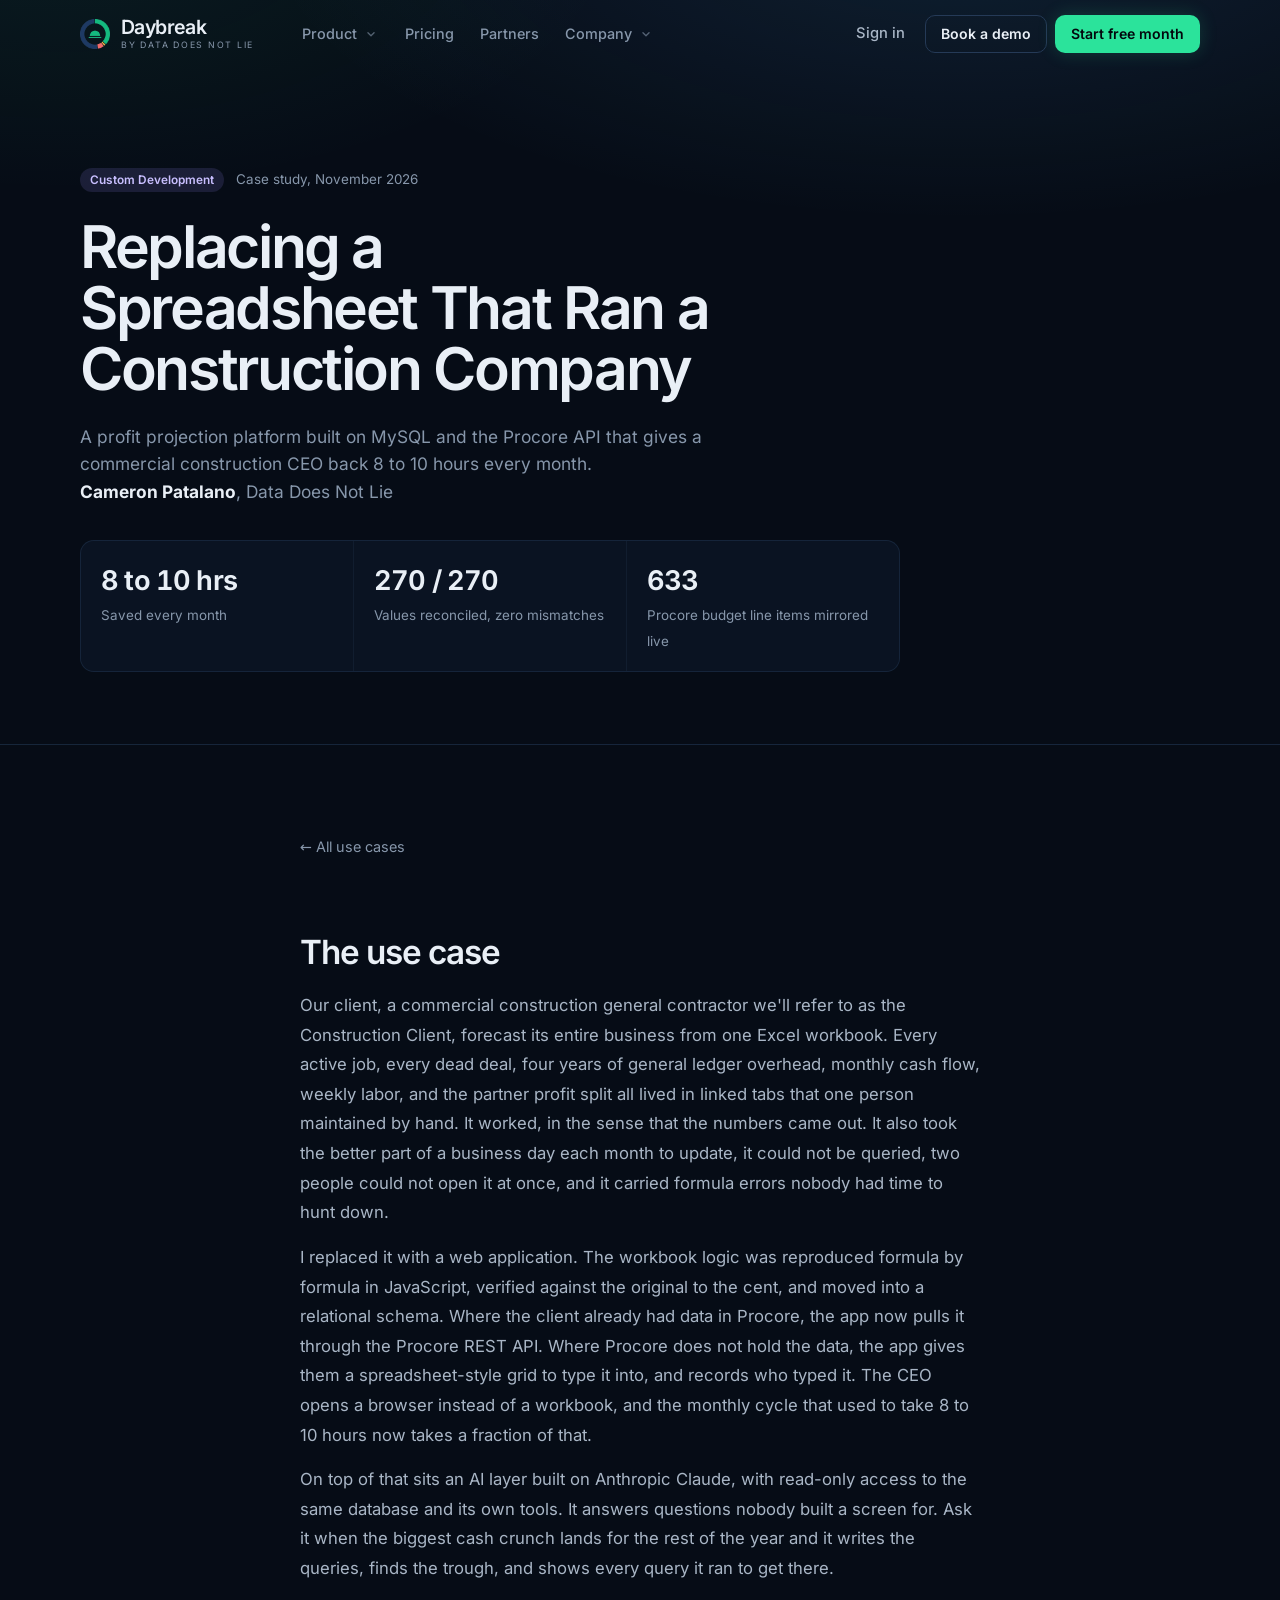
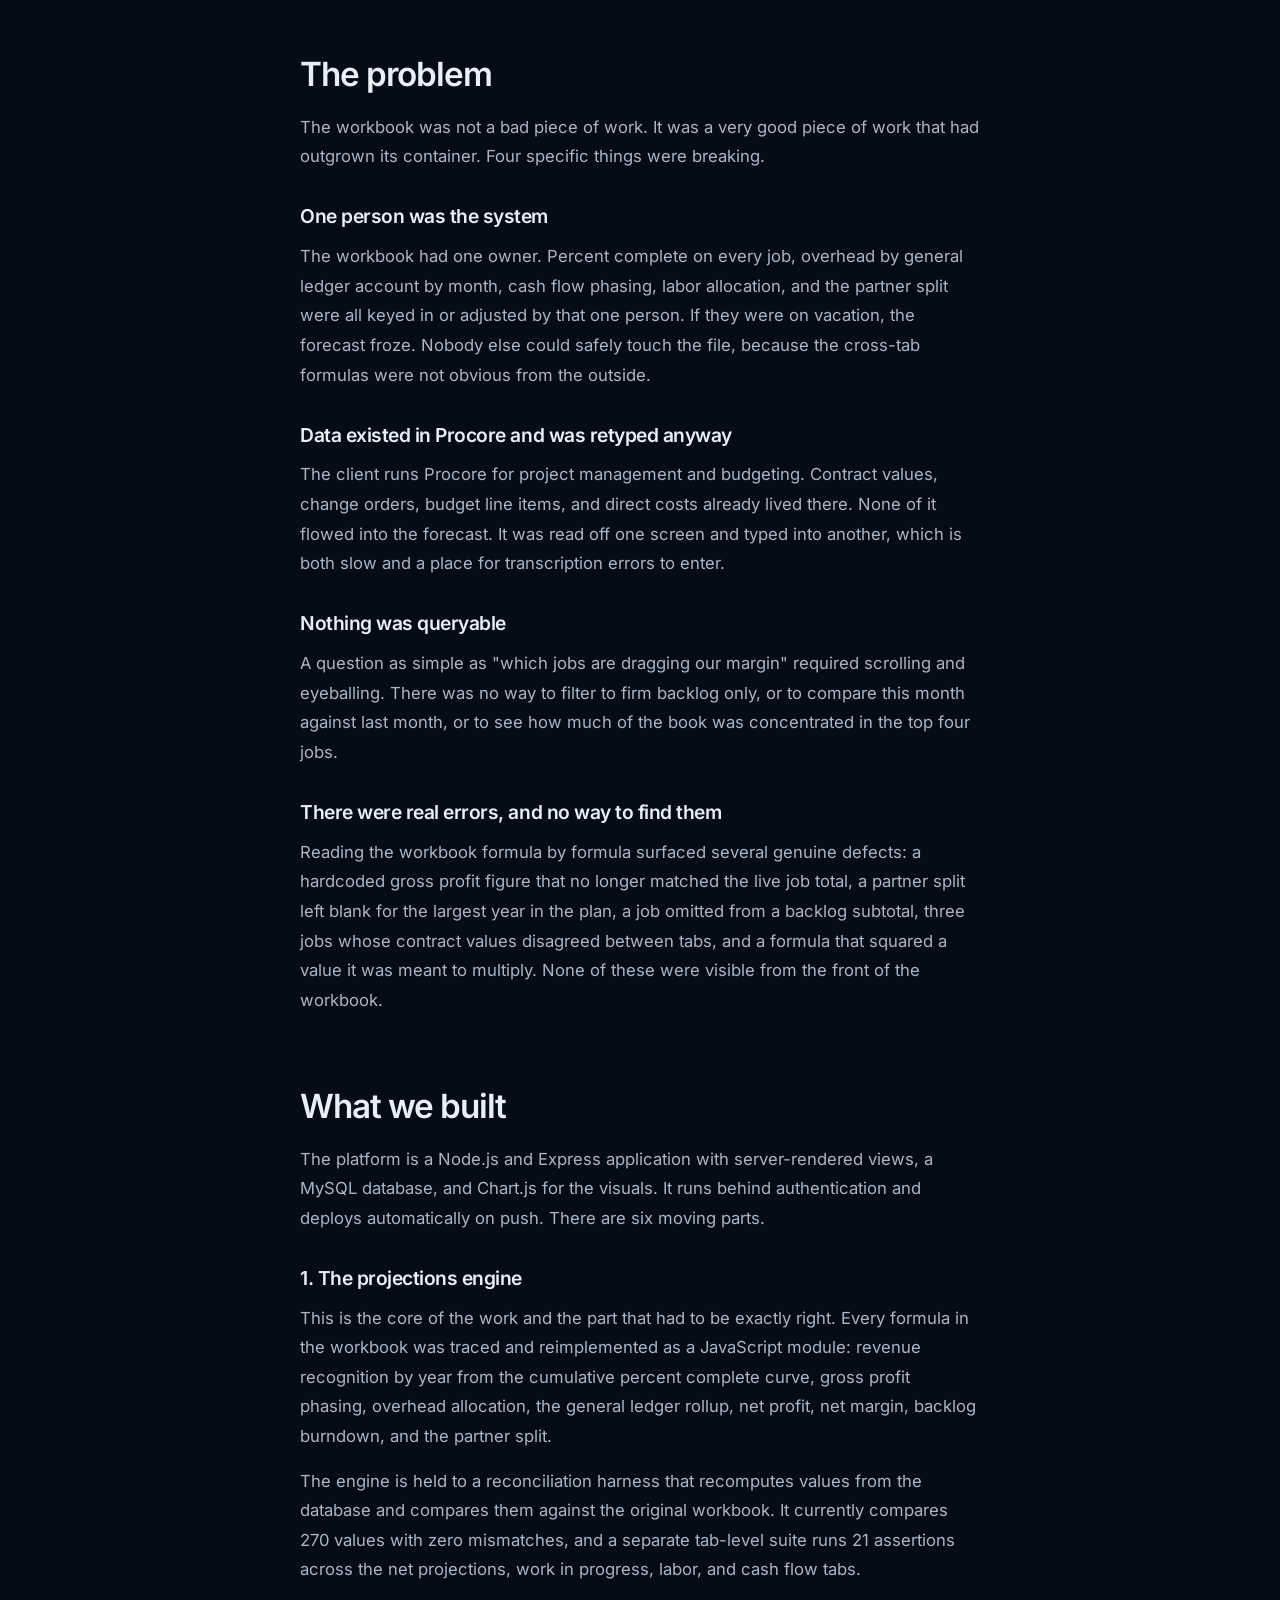
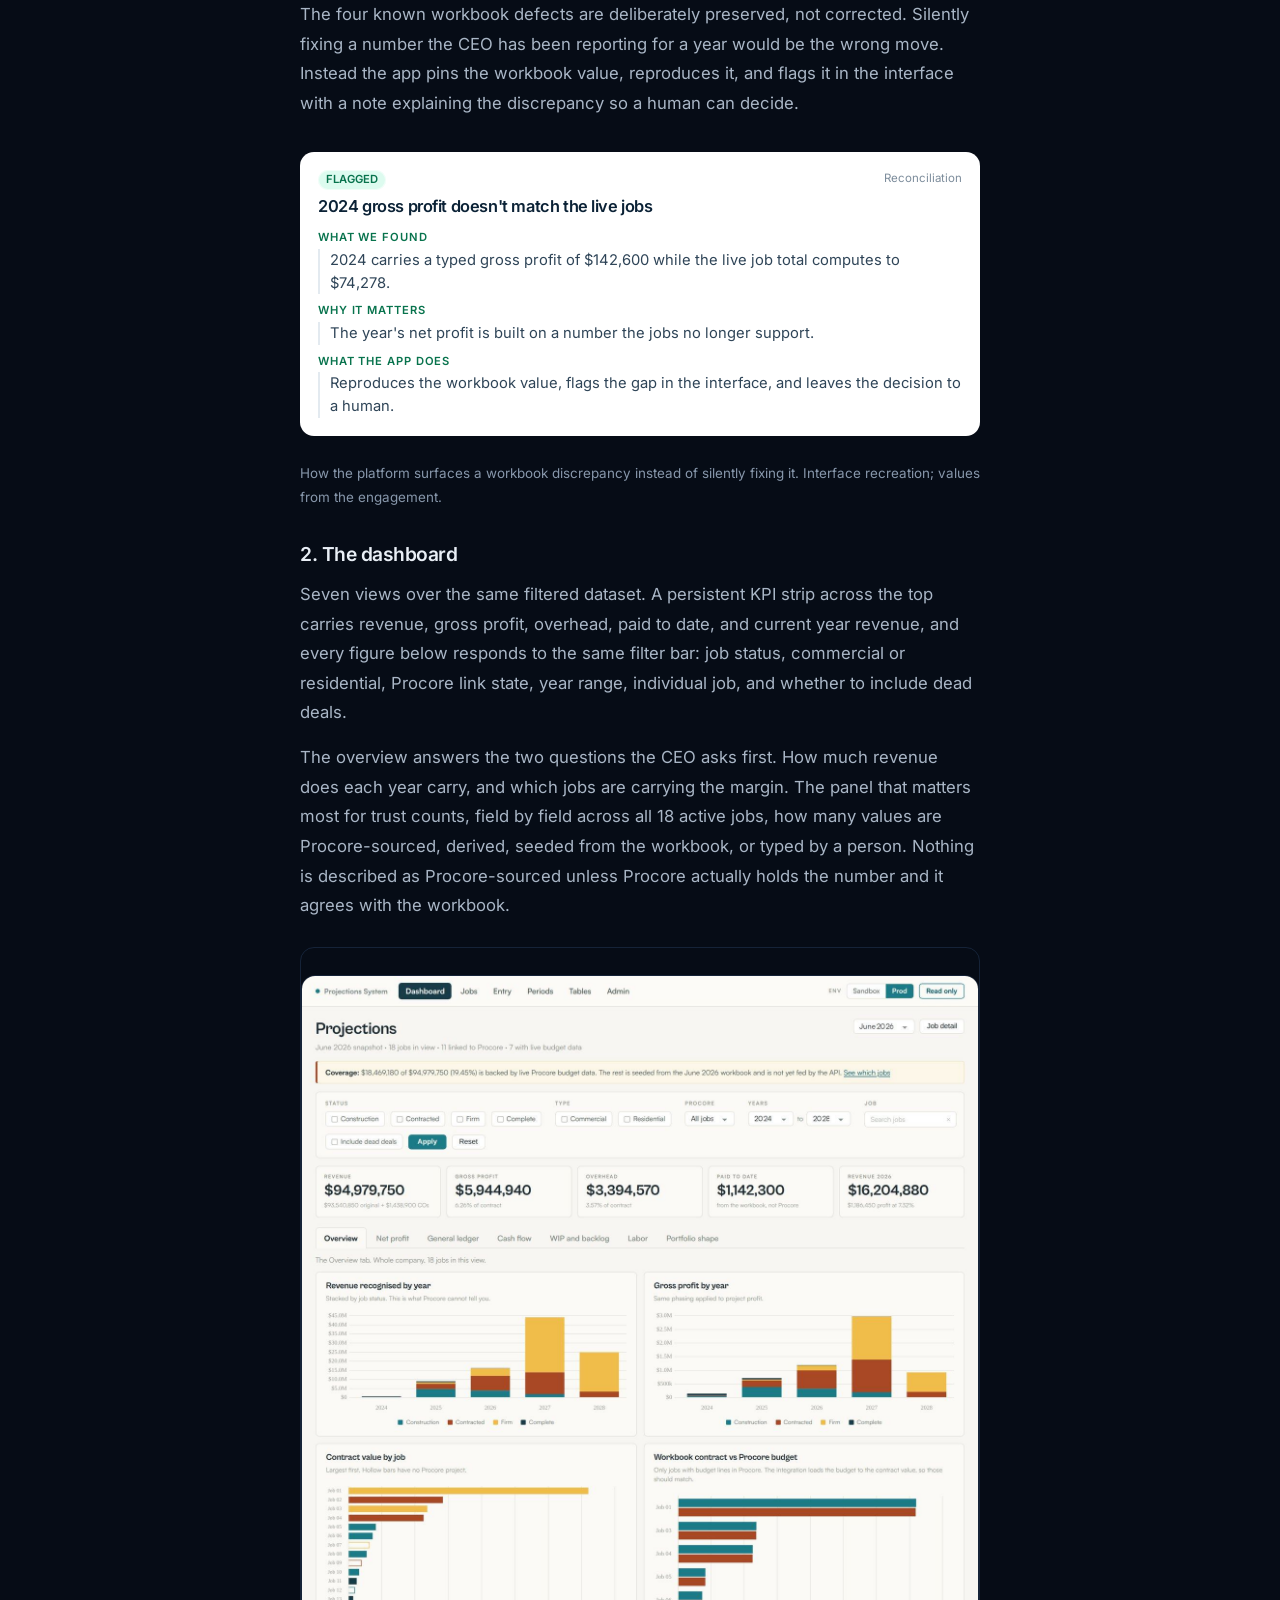
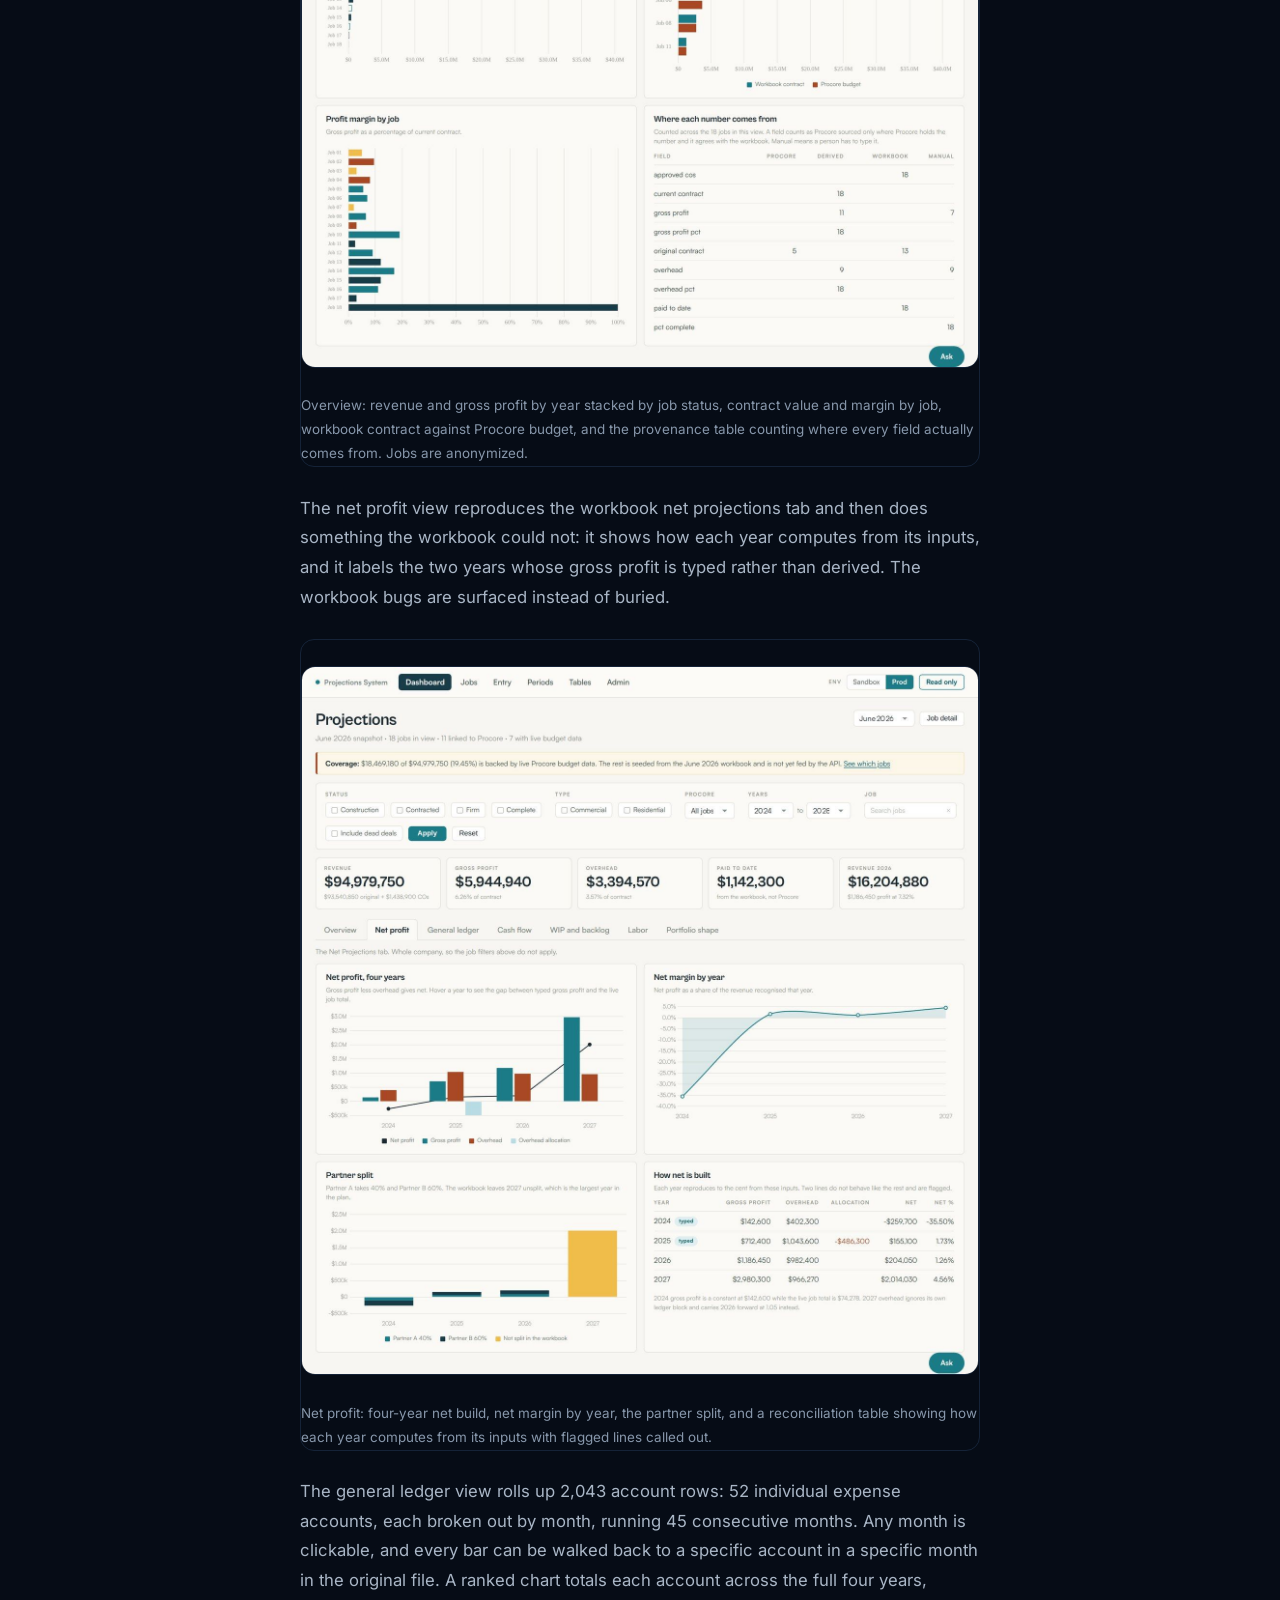
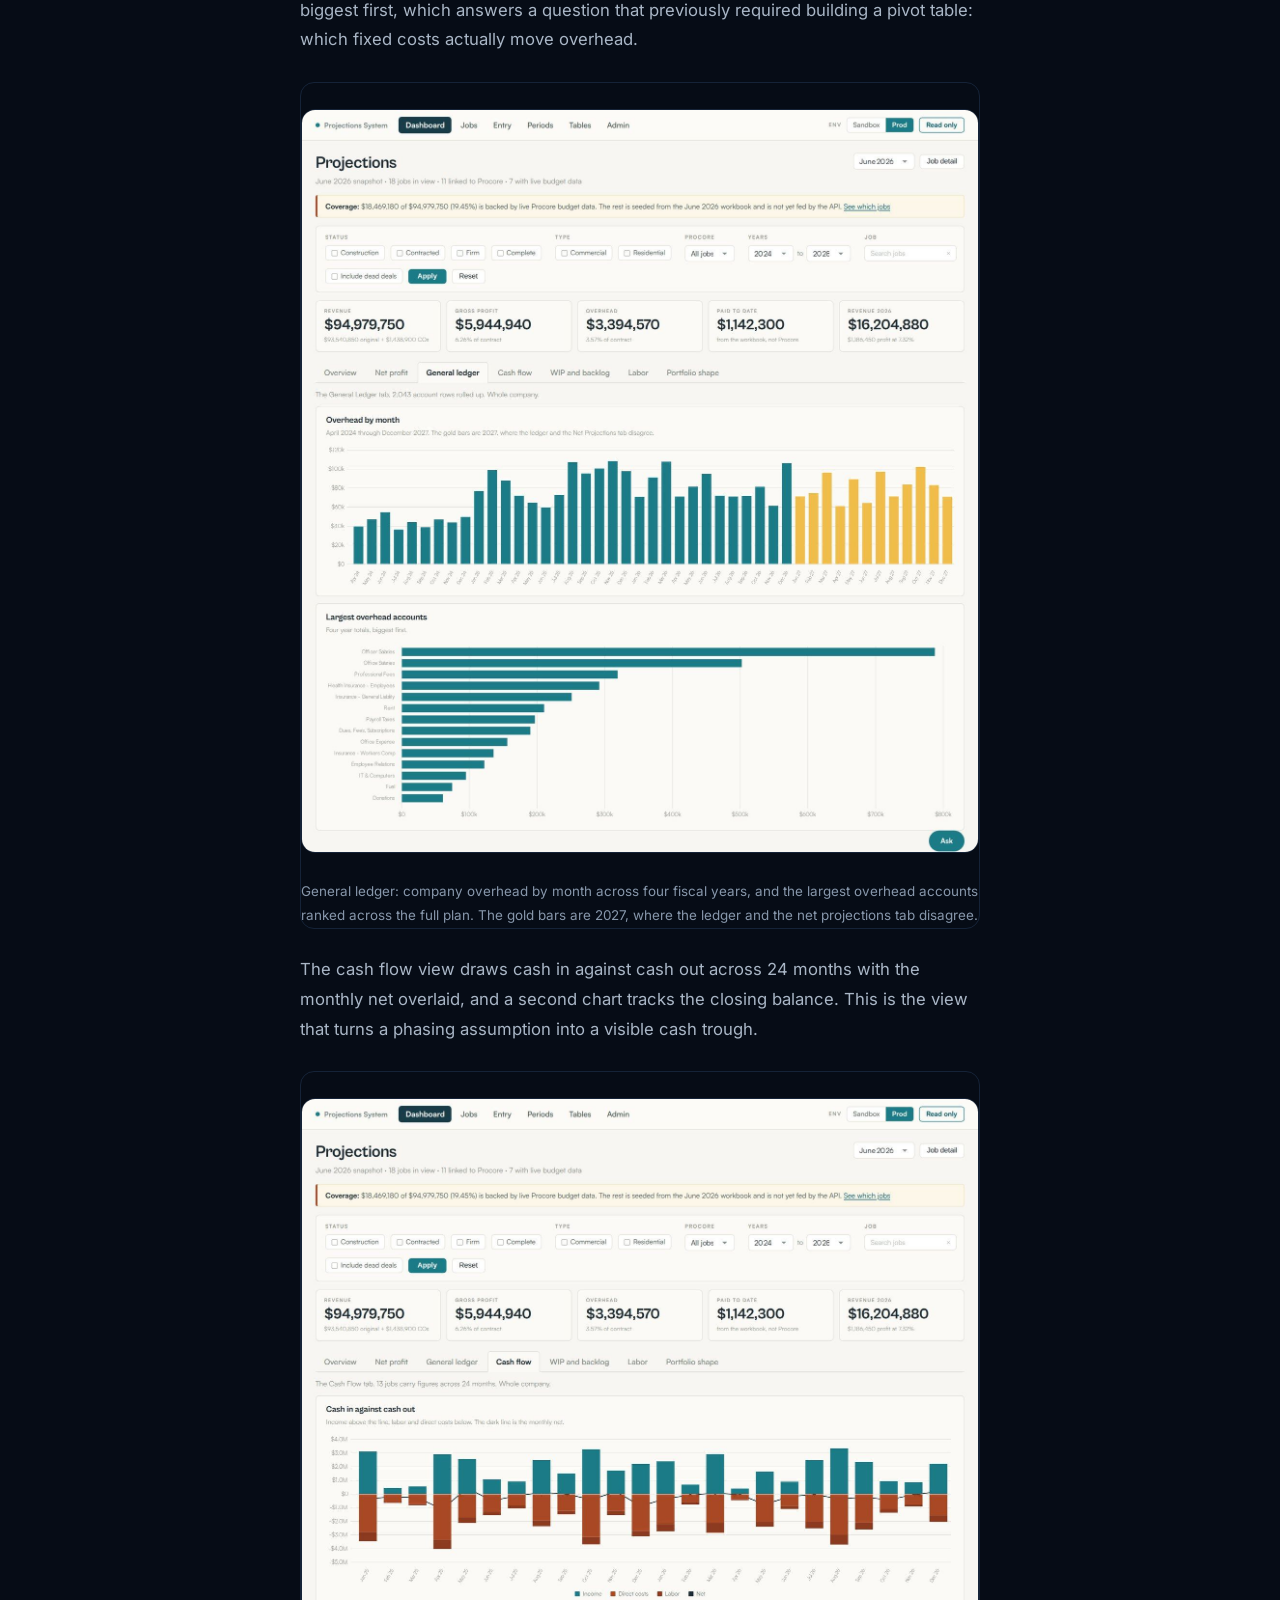
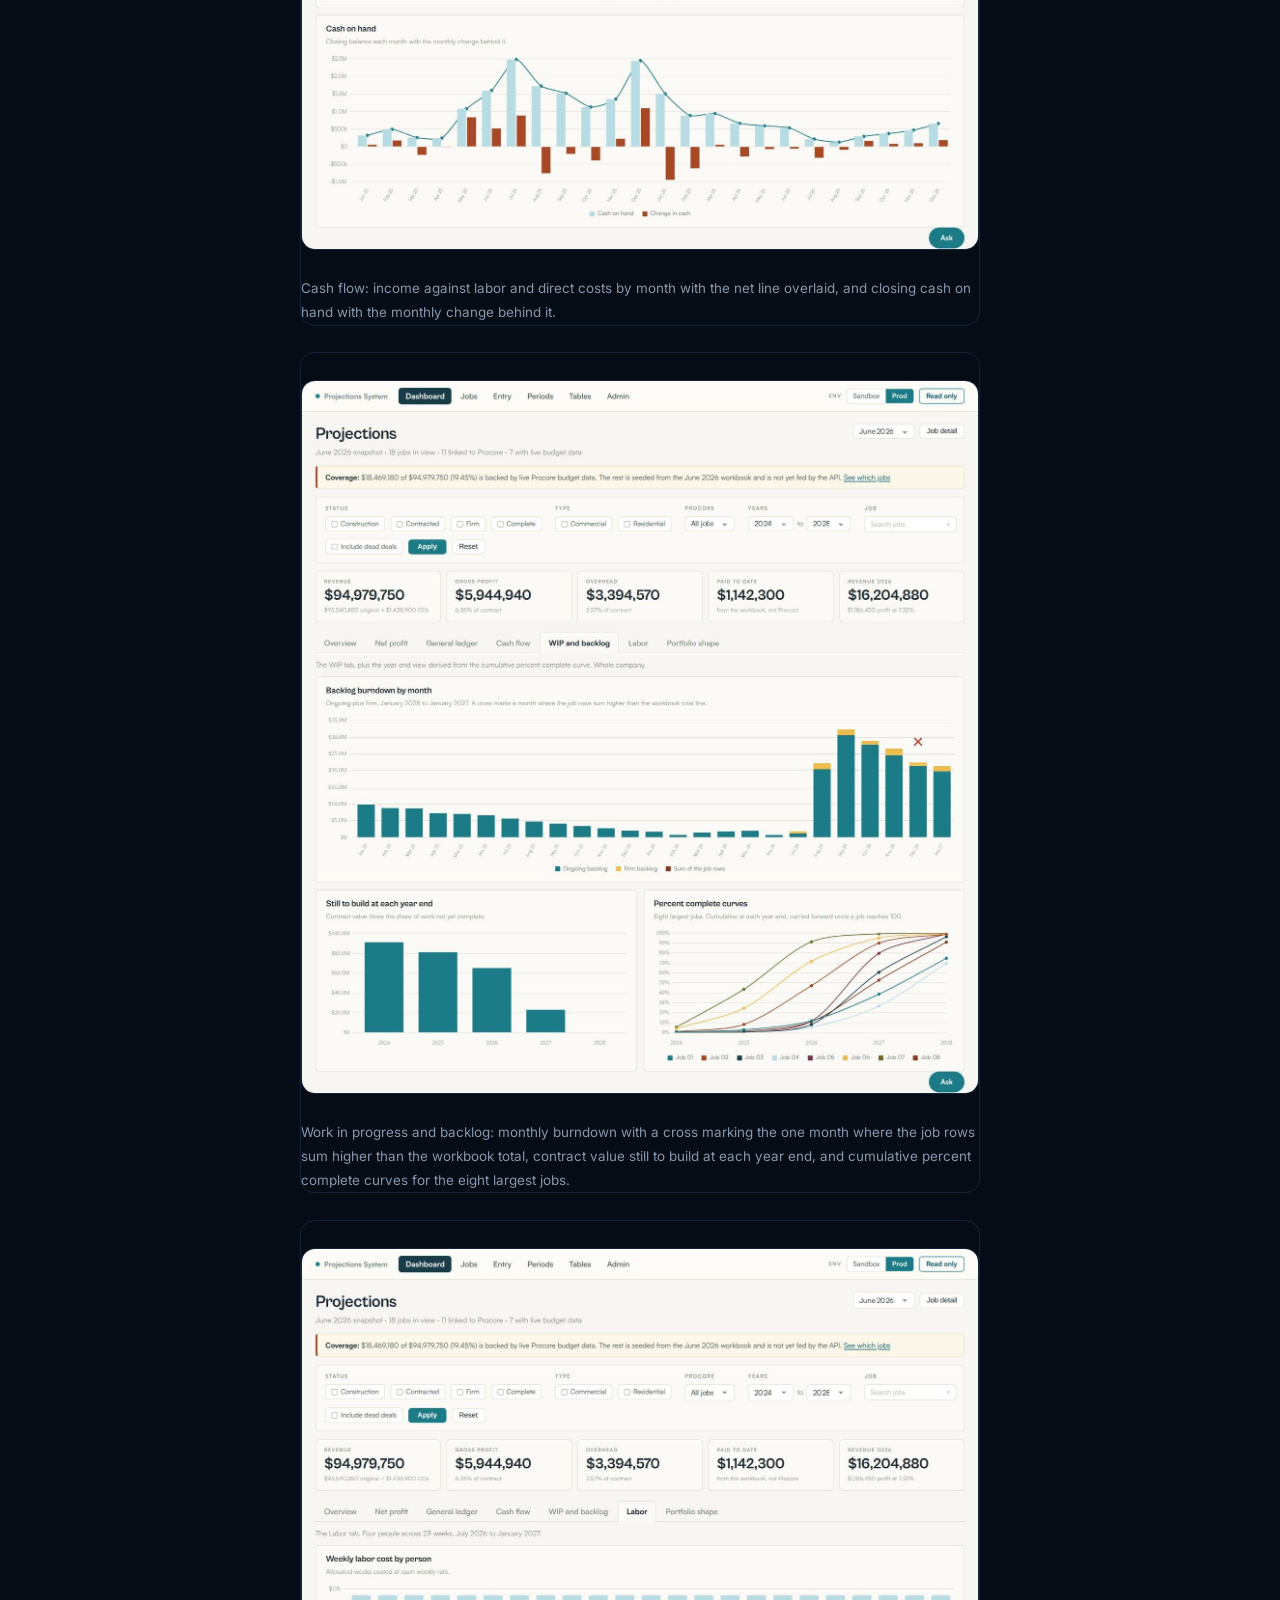
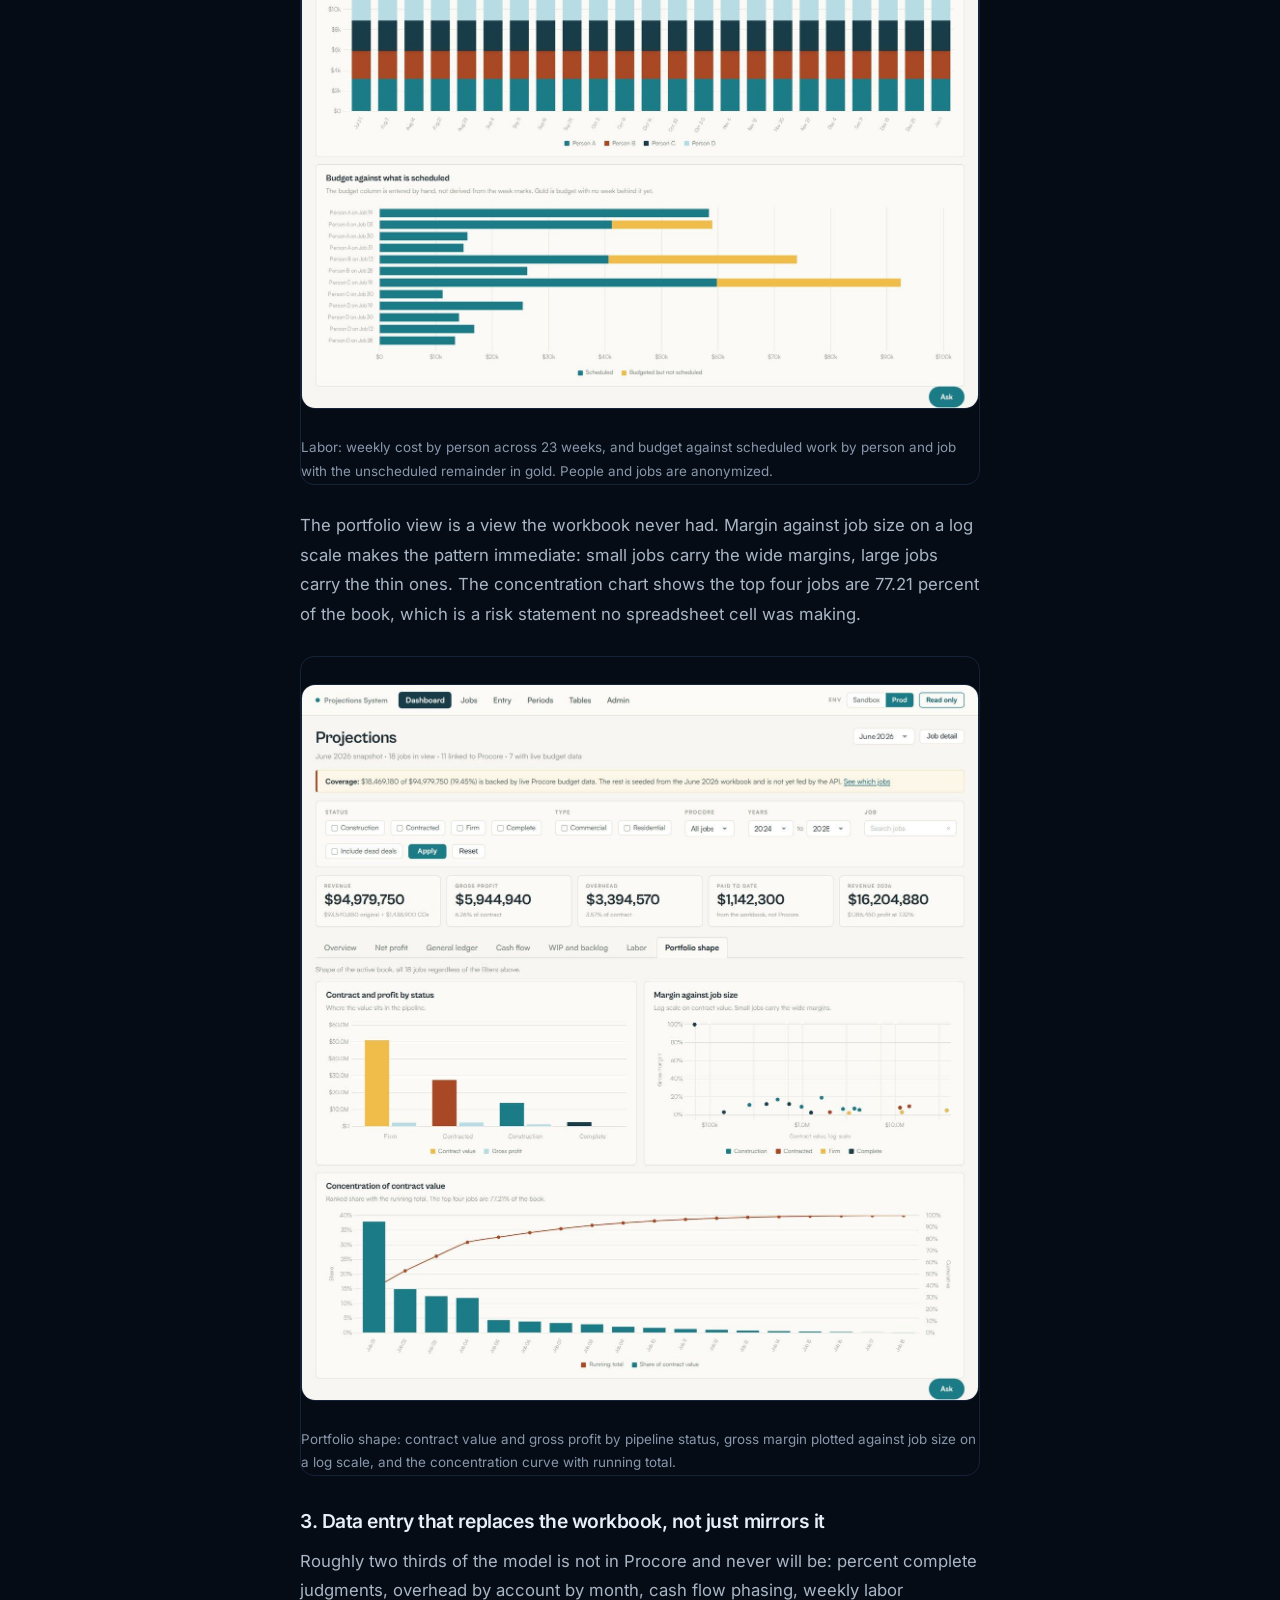
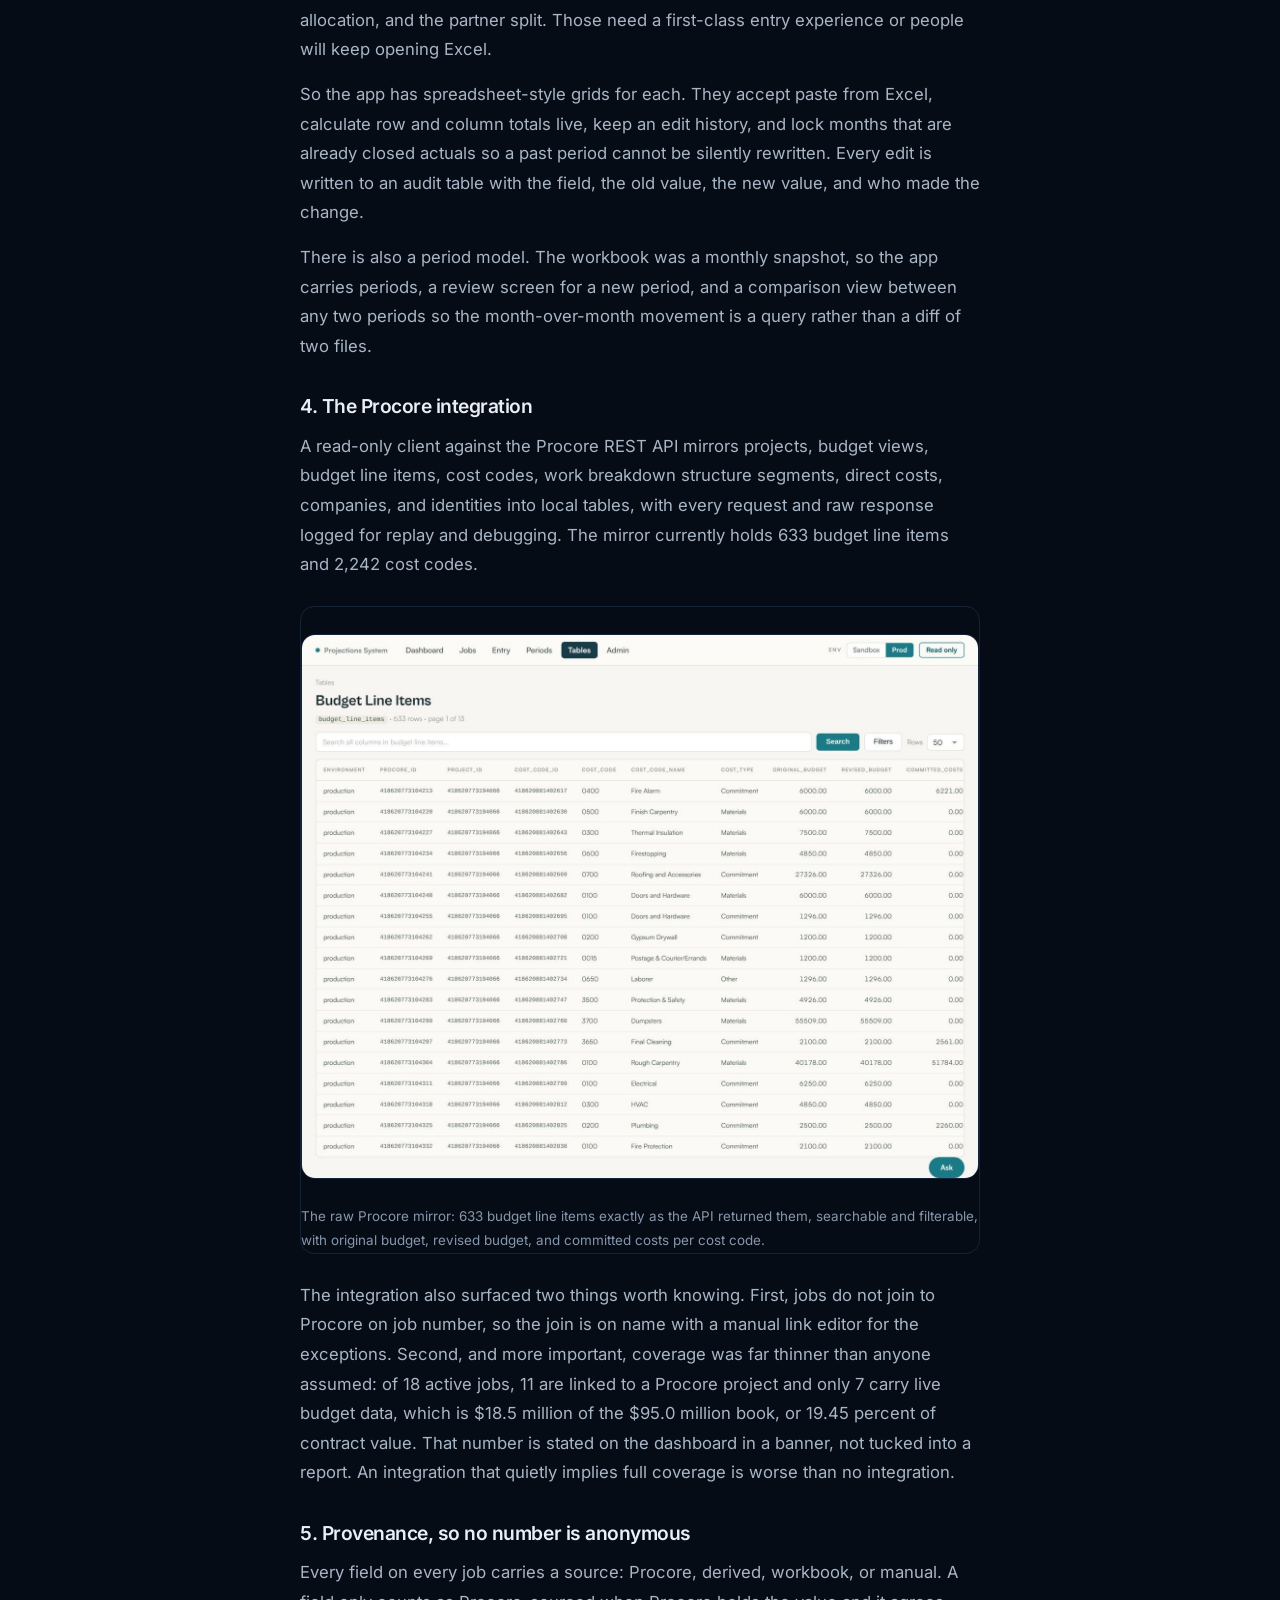
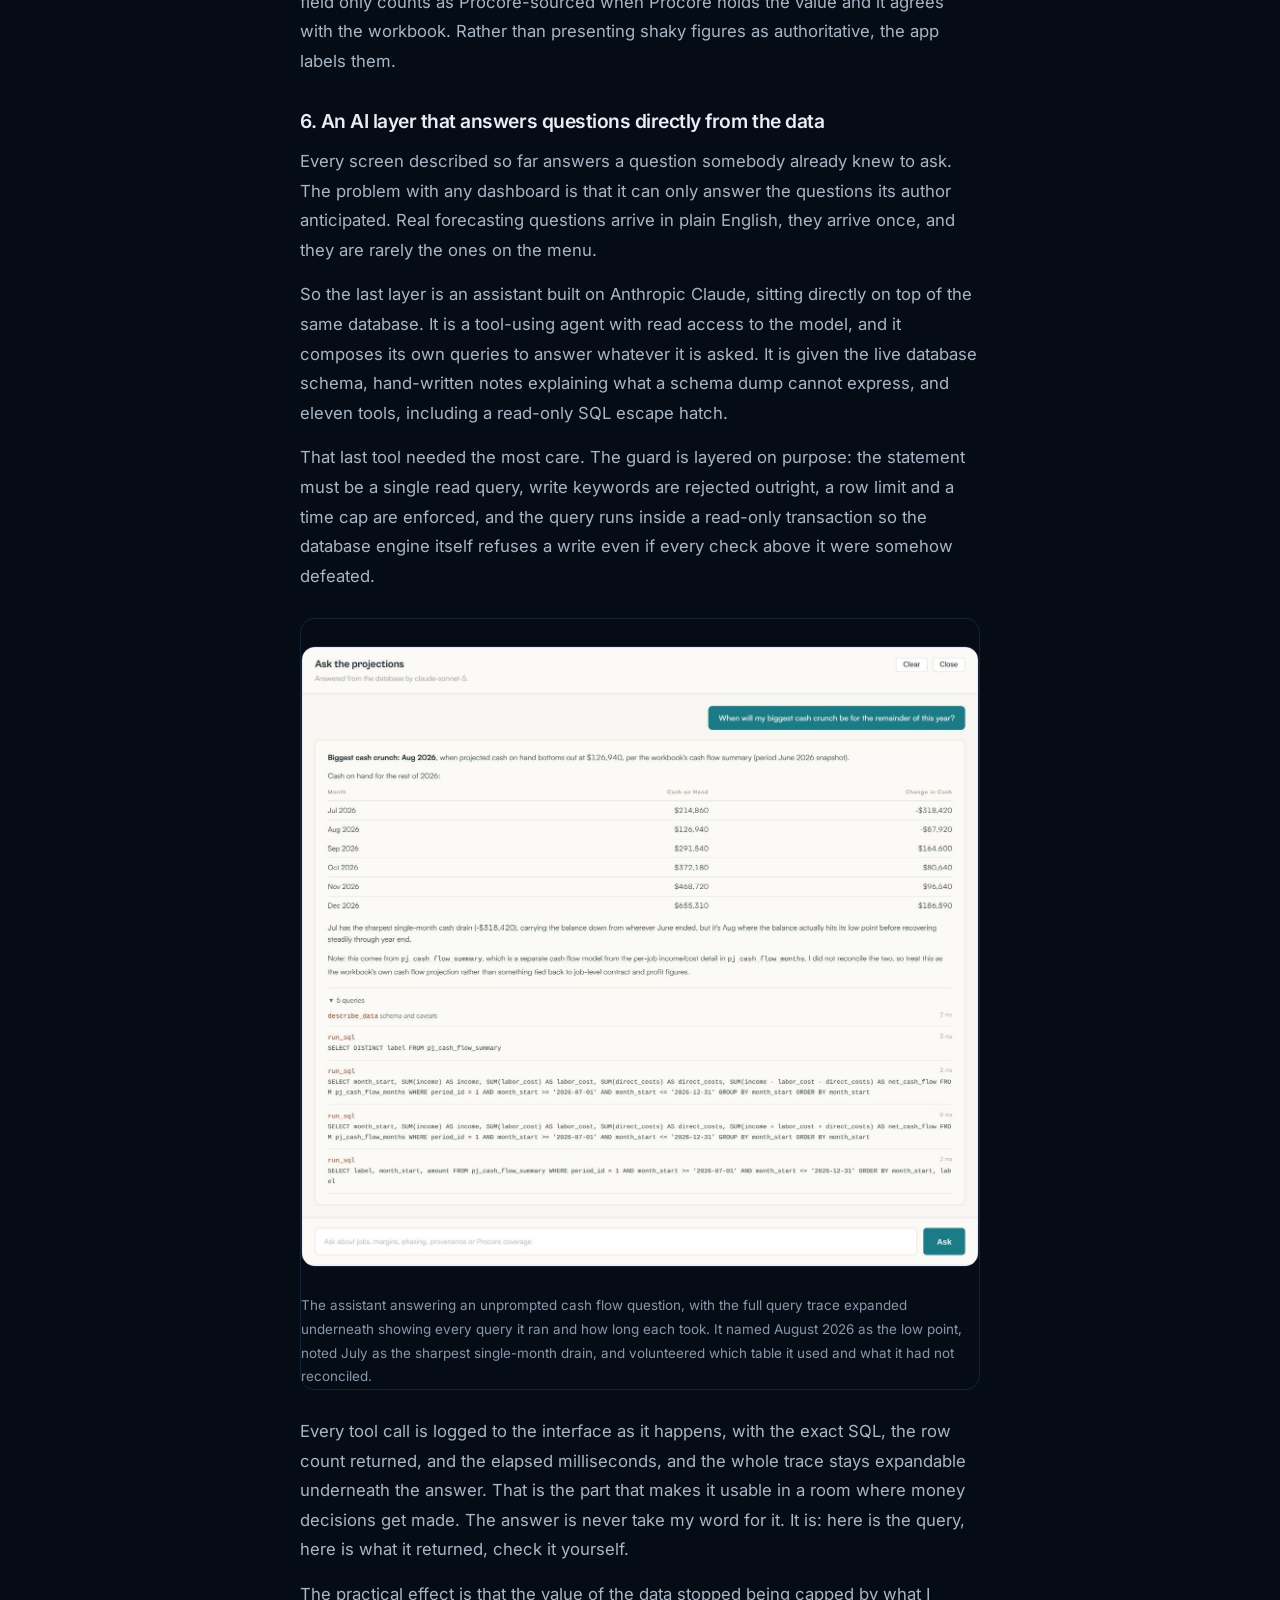
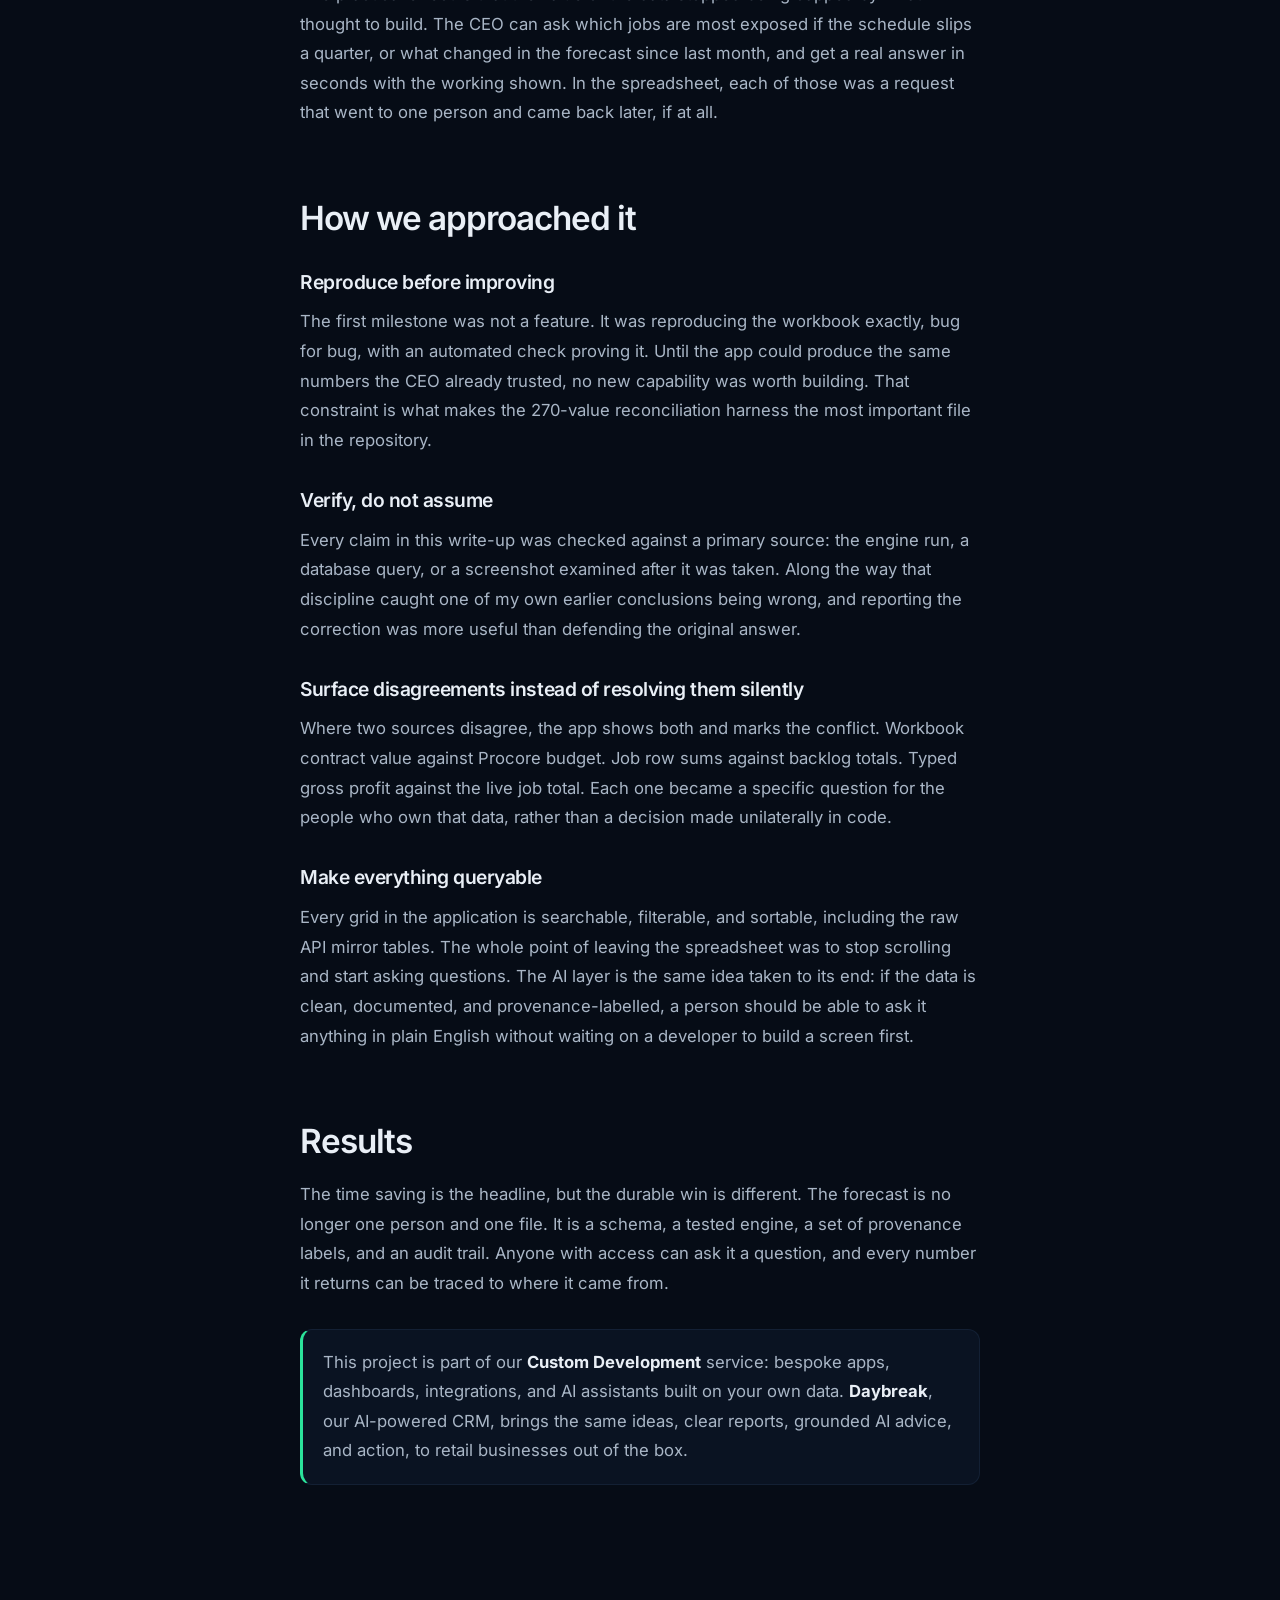
<file: blog-construction-case-study.html>
<!DOCTYPE html>
<html lang="en">
<head>
<meta charset="UTF-8">
<meta name="viewport" content="width=device-width, initial-scale=1.0">
<title>Replacing a Spreadsheet That Ran a Construction Company | Data Does Not Lie</title>
<link rel="icon" type="image/png" href="assets/daybreak-logo.png">
<meta name="description" content="Case study: replacing the Excel workbook that forecast a construction business with a tested web platform, a Procore integration, and an AI layer that answers plain-English questions.">
<link rel="canonical" href="https://datadoesnotlie.com/blog-construction-case-study.html">
<meta name="robots" content="index, follow, max-image-preview:large">
<meta property="og:site_name" content="Data Does Not Lie">
<meta property="og:type" content="article">
<meta property="og:url" content="https://datadoesnotlie.com/blog-construction-case-study.html">
<meta property="og:title" content="Replacing a Spreadsheet That Ran a Construction Company | Data Does Not Lie">
<meta property="og:description" content="Case study: replacing the Excel workbook that forecast a construction business with a tested web platform, a Procore integration, and an AI layer that answers plain-English questions.">
<meta property="og:image" content="https://datadoesnotlie.com/assets/case-study-construction-og.jpg">
<meta name="twitter:card" content="summary_large_image">
<meta name="twitter:title" content="Replacing a Spreadsheet That Ran a Construction Company | Data Does Not Lie">
<meta name="twitter:description" content="Case study: replacing the Excel workbook that forecast a construction business with a tested web platform, a Procore integration, and an AI layer that answers plain-English questions.">
<meta name="twitter:image" content="https://datadoesnotlie.com/assets/case-study-construction-og.jpg">
<script type="application/ld+json">{"@context":"https://schema.org","@graph":[{"@type":"Organization","@id":"https://datadoesnotlie.com/#org","name":"Data Does Not Lie","url":"https://datadoesnotlie.com/","logo":{"@type":"ImageObject","url":"https://datadoesnotlie.com/assets/daybreak-logo.png","width":512,"height":512},"slogan":"Your data already knows. Now it tells you."},{"@type":"Article","headline":"Replacing a Spreadsheet That Ran a Construction Company","description":"From one hand-maintained Excel workbook to a tested web platform with a live Procore integration and an AI layer that answers plain-English questions.","image":"https://datadoesnotlie.com/assets/case-study-construction-og.jpg","url":"https://datadoesnotlie.com/blog-construction-case-study.html","mainEntityOfPage":"https://datadoesnotlie.com/blog-construction-case-study.html","datePublished":"2026-11-05","dateModified":"2026-11-05","author":{"@type":"Person","name":"Cameron Patalano"},"publisher":{"@id":"https://datadoesnotlie.com/#org"},"articleSection":"Custom Development"},{"@type":"BreadcrumbList","itemListElement":[{"@type":"ListItem","position":1,"name":"Home","item":"https://datadoesnotlie.com/"},{"@type":"ListItem","position":2,"name":"Use cases","item":"https://datadoesnotlie.com/blog.html"},{"@type":"ListItem","position":3,"name":"Replacing a Spreadsheet That Ran a Construction Company","item":"https://datadoesnotlie.com/blog-construction-case-study.html"}]}]}</script>
<link rel="preload" href="fonts/inter-latin-wght-normal.woff2" as="font" type="font/woff2" crossorigin>
<link rel="stylesheet" href="assets/site.min.css">
<!-- @analytics -->
<script async src="https://www.googletagmanager.com/gtag/js?id=G-PTXCDJXPX8"></script>
<script>window.dataLayer=window.dataLayer||[];function gtag(){dataLayer.push(arguments)}gtag("js",new Date());gtag("config","G-PTXCDJXPX8");(function(w,d,s,l,i){w[l].push({"gtm.start":new Date().getTime(),event:"gtm.js"});var f=d.getElementsByTagName(s)[0],j=d.createElement(s);j.async=true;j.src="https://www.googletagmanager.com/gtm.js?id="+i;f.parentNode.insertBefore(j,f)})(window,document,"script","dataLayer","GTM-N2T4PVSG");</script>
<!-- /@analytics -->
</head>
<body>
<!-- @header -->
<a class="skip" href="#main">Skip to content</a>
<header class="site-header">
  <div class="wrap bar">
    <a class="brand" href="index.html" aria-label="Daybreak by Data Does Not Lie, home">
      <img src="assets/daybreak-mark-96.png" alt="" width="30" height="30">
      <span class="words"><span class="name">Daybreak</span><span class="by">by Data Does Not Lie</span></span>
    </a>
    <nav class="nav" aria-label="Main">
      <div class="nav-item" data-menu>
        <button type="button" aria-expanded="false" aria-controls="menu-product">Product <svg class="chev" width="10" height="10" aria-hidden="true" viewBox="0 0 24 24" fill="currentColor"><path d="M15.88 9.29 12 13.17 8.12 9.29a.996.996 0 0 0-1.41 0c-.39.39-.39 1.02 0 1.41l4.59 4.59c.39.39 1.02.39 1.41 0l4.59-4.59c.39-.39.39-1.02 0-1.41-.39-.38-1.03-.39-1.42 0"/></svg></button>
        <div class="menu" id="menu-product">
          <div class="menu-grid">
            <div class="menu-links"><a href="index.html#how"><span class="mi"><svg width="16" height="16" aria-hidden="true" viewBox="0 0 24 24" fill="currentColor"><path d="m16.85 6.85 1.44 1.44-4.88 4.88-3.29-3.29a.996.996 0 0 0-1.41 0l-6 6.01c-.39.39-.39 1.02 0 1.41s1.02.39 1.41 0L9.41 12l3.29 3.29c.39.39 1.02.39 1.41 0l5.59-5.58 1.44 1.44c.31.31.85.09.85-.35V6.5c.01-.28-.21-.5-.49-.5h-4.29c-.45 0-.67.54-.36.85"/></svg></span><span><b>How it works</b><span>From your sales to a customer walking back in</span></span></a><a href="index.html#ask"><span class="mi"><svg width="16" height="16" aria-hidden="true" viewBox="0 0 24 24" fill="currentColor"><path d="M20 2H4c-1.1 0-2 .9-2 2v18l4-4h14c1.1 0 2-.9 2-2V4c0-1.1-.9-2-2-2"/></svg></span><span><b>Ask Daybreak</b><span>Chat with your own numbers</span></span></a><a href="index.html#mobile"><span class="mi"><svg width="16" height="16" aria-hidden="true" viewBox="0 0 24 24" fill="currentColor"><path d="M15.5 1h-8C6.12 1 5 2.12 5 3.5v17C5 21.88 6.12 23 7.5 23h8c1.38 0 2.5-1.12 2.5-2.5v-17C18 2.12 16.88 1 15.5 1m-4 21c-.83 0-1.5-.67-1.5-1.5s.67-1.5 1.5-1.5 1.5.67 1.5 1.5-.67 1.5-1.5 1.5m4.5-4H7V4h9z"/></svg></span><span><b>On your phone</b><span>Your morning brief, wherever you are</span></span></a><a href="index.html#features"><span class="mi"><svg width="16" height="16" aria-hidden="true" viewBox="0 0 24 24" fill="currentColor"><path d="m21.9 7.89-1.05-3.37c-.22-.9-1-1.52-1.91-1.52H5.05c-.9 0-1.69.63-1.9 1.52L2.1 7.89c-.46 1.97.85 3.11.9 3.17V19c0 1.1.9 2 2 2h14c1.1 0 2-.9 2-2v-7.94c1.12-1.12 1.09-2.41.9-3.17M13 5h1.96l.54 3.52c.09.71-.39 1.48-1.28 1.48-.67 0-1.22-.59-1.22-1.31zM6.44 8.86c-.08.65-.6 1.14-1.21 1.14-.93 0-1.35-.97-1.19-1.64L5.05 5h1.97zM11 8.69c0 .72-.55 1.31-1.29 1.31-.75 0-1.3-.7-1.22-1.48L9.04 5H11zM18.77 10c-.61 0-1.14-.49-1.21-1.14L16.98 5l1.93-.01 1.05 3.37c.16.67-.25 1.64-1.19 1.64"/></svg></span><span><b>Many stores</b><span>Every location, side by side</span></span></a><a href="index.html#integrations"><span class="mi"><svg width="16" height="16" aria-hidden="true" viewBox="0 0 24 24" fill="currentColor"><path d="M8.4 18.2c.38.5.6 1.12.6 1.8 0 1.66-1.34 3-3 3s-3-1.34-3-3 1.34-3 3-3c.44 0 .85.09 1.23.26l1.41-1.77c-.92-1.03-1.29-2.39-1.09-3.69l-2.03-.68c-.54.83-1.46 1.38-2.52 1.38-1.66 0-3-1.34-3-3s1.34-3 3-3 3 1.34 3 3c0 .07 0 .14-.01.21l2.03.68c.64-1.21 1.82-2.09 3.22-2.32V5.91C9.96 5.57 9 4.4 9 3c0-1.66 1.34-3 3-3s3 1.34 3 3c0 1.4-.96 2.57-2.25 2.91v2.16c1.4.23 2.58 1.11 3.22 2.32L18 9.71V9.5c0-1.66 1.34-3 3-3s3 1.34 3 3-1.34 3-3 3c-1.06 0-1.98-.55-2.52-1.37l-2.03.68c.2 1.29-.16 2.65-1.09 3.69l1.41 1.77Q17.34 17 18 17c1.66 0 3 1.34 3 3s-1.34 3-3 3-3-1.34-3-3c0-.68.22-1.3.6-1.8l-1.41-1.77c-1.35.75-3.01.76-4.37 0z"/></svg></span><span><b>Connections</b><span>Square, CSV, your POS and your AI</span></span></a></div>
            <a class="menu-feature" href="https://daybreak.datadoesnotlie.com/demo" data-track="open_demo"><img src="assets/app-dashboard.webp" alt="" width="320" height="200" loading="lazy"><b>Try the live demo</b><span>Explore a sample business, no sign-up</span></a>
          </div>
        </div>
      </div>
      <a href="pricing.html">Pricing</a>
      <a href="partners.html">Partners</a>
      <div class="nav-item" data-menu>
        <button type="button" aria-expanded="false" aria-controls="menu-company">Company <svg class="chev" width="10" height="10" aria-hidden="true" viewBox="0 0 24 24" fill="currentColor"><path d="M15.88 9.29 12 13.17 8.12 9.29a.996.996 0 0 0-1.41 0c-.39.39-.39 1.02 0 1.41l4.59 4.59c.39.39 1.02.39 1.41 0l4.59-4.59c.39-.39.39-1.02 0-1.41-.39-.38-1.03-.39-1.42 0"/></svg></button>
        <div class="menu menu-wide" id="menu-company"><div class="menu-grid one"><div class="menu-links"><a href="index.html#about"><span class="mi"><svg width="16" height="16" aria-hidden="true" viewBox="0 0 24 24" fill="currentColor"><path d="M12 12c2.21 0 4-1.79 4-4s-1.79-4-4-4-4 1.79-4 4 1.79 4 4 4m0 2c-2.67 0-8 1.34-8 4v1c0 .55.45 1 1 1h14c.55 0 1-.45 1-1v-1c0-2.66-5.33-4-8-4"/></svg></span><span><b>About</b><span>Who builds Daybreak</span></span></a><a href="blog.html"><span class="mi"><svg width="16" height="16" aria-hidden="true" viewBox="0 0 24 24" fill="currentColor"><path d="M17.5 4.5c-1.95 0-4.05.4-5.5 1.5-1.45-1.1-3.55-1.5-5.5-1.5-1.45 0-2.99.22-4.28.79C1.49 5.62 1 6.33 1 7.14v11.28c0 1.3 1.22 2.26 2.48 1.94.98-.25 2.02-.36 3.02-.36 1.56 0 3.22.26 4.56.92.6.3 1.28.3 1.87 0 1.34-.67 3-.92 4.56-.92 1 0 2.04.11 3.02.36 1.26.33 2.48-.63 2.48-1.94V7.14c0-.81-.49-1.52-1.22-1.85-1.28-.57-2.82-.79-4.27-.79M21 17.23c0 .63-.58 1.09-1.2.98-.75-.14-1.53-.2-2.3-.2-1.7 0-4.15.65-5.5 1.5V8c1.35-.85 3.8-1.5 5.5-1.5.92 0 1.83.09 2.7.28.46.1.8.51.8.98z"/><path d="M13.98 11.01c-.32 0-.61-.2-.71-.52-.13-.39.09-.82.48-.94 1.54-.5 3.53-.66 5.36-.45.41.05.71.42.66.83s-.42.71-.83.66c-1.62-.19-3.39-.04-4.73.39-.08.01-.16.03-.23.03m0 2.66c-.32 0-.61-.2-.71-.52-.13-.39.09-.82.48-.94 1.53-.5 3.53-.66 5.36-.45.41.05.71.42.66.83s-.42.71-.83.66c-1.62-.19-3.39-.04-4.73.39-.08.02-.16.03-.23.03m0 2.66c-.32 0-.61-.2-.71-.52-.13-.39.09-.82.48-.94 1.53-.5 3.53-.66 5.36-.45.41.05.71.42.66.83s-.42.7-.83.66c-1.62-.19-3.39-.04-4.73.39-.08.02-.16.03-.23.03"/></svg></span><span><b>Use cases</b><span>Real work, written up</span></span></a><a href="index.html#services"><span class="mi"><svg width="16" height="16" aria-hidden="true" viewBox="0 0 24 24" fill="currentColor"><path d="M8.7 15.9 4.8 12l3.9-3.9c.39-.39.39-1.01 0-1.4a.984.984 0 0 0-1.4 0l-4.59 4.59c-.39.39-.39 1.02 0 1.41l4.59 4.6c.39.39 1.01.39 1.4 0s.39-1.01 0-1.4m6.6 0 3.9-3.9-3.9-3.9a.984.984 0 0 1 0-1.4c.39-.39 1.01-.39 1.4 0l4.59 4.59c.39.39.39 1.02 0 1.41l-4.59 4.6c-.39.39-1.01.39-1.4 0a.984.984 0 0 1 0-1.4"/></svg></span><span><b>Custom development</b><span>Software built on your own data</span></span></a><a href="index.html#services"><span class="mi"><svg width="16" height="16" aria-hidden="true" viewBox="0 0 24 24" fill="currentColor"><path d="M11.99 2C6.47 2 2 6.48 2 12s4.47 10 9.99 10C17.52 22 22 17.52 22 12S17.52 2 11.99 2m6.93 6h-2.95c-.32-1.25-.78-2.45-1.38-3.56 1.84.63 3.37 1.91 4.33 3.56M12 4.04c.83 1.2 1.48 2.53 1.91 3.96h-3.82c.43-1.43 1.08-2.76 1.91-3.96M4.26 14C4.1 13.36 4 12.69 4 12s.1-1.36.26-2h3.38c-.08.66-.14 1.32-.14 2s.06 1.34.14 2zm.82 2h2.95c.32 1.25.78 2.45 1.38 3.56-1.84-.63-3.37-1.9-4.33-3.56m2.95-8H5.08c.96-1.66 2.49-2.93 4.33-3.56C8.81 5.55 8.35 6.75 8.03 8M12 19.96c-.83-1.2-1.48-2.53-1.91-3.96h3.82c-.43 1.43-1.08 2.76-1.91 3.96M14.34 14H9.66c-.09-.66-.16-1.32-.16-2s.07-1.35.16-2h4.68c.09.65.16 1.32.16 2s-.07 1.34-.16 2m.25 5.56c.6-1.11 1.06-2.31 1.38-3.56h2.95c-.96 1.65-2.49 2.93-4.33 3.56M16.36 14c.08-.66.14-1.32.14-2s-.06-1.34-.14-2h3.38c.16.64.26 1.31.26 2s-.1 1.36-.26 2z"/></svg></span><span><b>Website development</b><span>Fast sites with AEO built in</span></span></a><a href="index.html#demo"><span class="mi"><svg width="16" height="16" aria-hidden="true" viewBox="0 0 24 24" fill="currentColor"><path d="M20 4H4c-1.1 0-2 .9-2 2v12c0 1.1.9 2 2 2h16c1.1 0 2-.9 2-2V6c0-1.1-.9-2-2-2m-.4 4.25-6.54 4.09c-.65.41-1.47.41-2.12 0L4.4 8.25c-.25-.16-.4-.43-.4-.72 0-.67.73-1.07 1.3-.72L12 11l6.7-4.19c.57-.35 1.3.05 1.3.72 0 .29-.15.56-.4.72"/></svg></span><span><b>Contact</b><span>Book a call with us</span></span></a></div></div></div>
      </div>
    </nav>
    <div class="header-cta">
      <a class="signin" href="sign-in.html">Sign in</a>
      <a class="btn btn-ghost hdr-demo" href="index.html#demo">Book a demo</a>
      <a class="btn btn-primary" href="pricing.html">Start free month</a>
    </div>
    <button class="menu-btn" type="button" aria-label="Menu" aria-expanded="false" aria-controls="mobile-nav"><span></span></button>
  </div>
  <div class="mobile-nav" id="mobile-nav">
    <div class="group"><span>Daybreak</span><a href="https://daybreak.datadoesnotlie.com/demo">Try the live demo</a><a href="index.html#how">How it works</a><a href="index.html#ask">Ask Daybreak</a><a href="index.html#mobile">On your phone</a><a href="index.html#features">Many stores</a><a href="index.html#integrations">Connections</a><a href="pricing.html">Pricing</a><a href="partners.html">Partner program</a></div>
    <div class="group"><span>Data Does Not Lie</span><a href="index.html#about">About</a><a href="blog.html">Use cases</a><a href="index.html#services">Services</a><a href="sign-in.html">Sign in</a></div>
    <div class="cta-row"><a class="btn btn-ghost" href="index.html#demo">Book a demo</a><a class="btn btn-primary" href="pricing.html">Start free month</a></div>
  </div>
</header>
<!-- /@header -->

<main id="main" class="flush">
  <div class="post-hero">
    <div class="wrap">
      <div class="post-meta"><span class="svc-tag custom">Custom Development</span><span>Case study, November 2026</span></div>
      <h1>Replacing a Spreadsheet That Ran a Construction Company</h1>
      <p class="byline">A profit projection platform built on MySQL and the Procore API that gives a commercial construction CEO back 8 to 10 hours every month.<br><strong style="color:#EAF3F9">Cameron Patalano</strong>, Data Does Not Lie</p>
      <div class="stat-strip">
        <div class="stat"><b>8 to 10 hrs</b><span>Saved every month</span></div>
        <div class="stat"><b>270 / 270</b><span>Values reconciled, zero mismatches</span></div>
        <div class="stat"><b>633</b><span>Procore budget line items mirrored live</span></div>
      </div>
    </div>
  </div>

  <article>
    <p><a class="back-link" href="blog.html">← All use cases</a></p>

    <h2>The use case</h2>
    <p>Our client, a commercial construction general contractor we'll refer to as the Construction Client, forecast its entire business from one Excel workbook. Every active job, every dead deal, four years of general ledger overhead, monthly cash flow, weekly labor, and the partner profit split all lived in linked tabs that one person maintained by hand. It worked, in the sense that the numbers came out. It also took the better part of a business day each month to update, it could not be queried, two people could not open it at once, and it carried formula errors nobody had time to hunt down.</p>
    <p>I replaced it with a web application. The workbook logic was reproduced formula by formula in JavaScript, verified against the original to the cent, and moved into a relational schema. Where the client already had data in Procore, the app now pulls it through the Procore REST API. Where Procore does not hold the data, the app gives them a spreadsheet-style grid to type it into, and records who typed it. The CEO opens a browser instead of a workbook, and the monthly cycle that used to take 8 to 10 hours now takes a fraction of that.</p>
    <p>On top of that sits an AI layer built on Anthropic Claude, with read-only access to the same database and its own tools. It answers questions nobody built a screen for. Ask it when the biggest cash crunch lands for the rest of the year and it writes the queries, finds the trough, and shows every query it ran to get there.</p>

    <h2>The problem</h2>
    <p>The workbook was not a bad piece of work. It was a very good piece of work that had outgrown its container. Four specific things were breaking.</p>
    <h3>One person was the system</h3>
    <p>The workbook had one owner. Percent complete on every job, overhead by general ledger account by month, cash flow phasing, labor allocation, and the partner split were all keyed in or adjusted by that one person. If they were on vacation, the forecast froze. Nobody else could safely touch the file, because the cross-tab formulas were not obvious from the outside.</p>
    <h3>Data existed in Procore and was retyped anyway</h3>
    <p>The client runs Procore for project management and budgeting. Contract values, change orders, budget line items, and direct costs already lived there. None of it flowed into the forecast. It was read off one screen and typed into another, which is both slow and a place for transcription errors to enter.</p>
    <h3>Nothing was queryable</h3>
    <p>A question as simple as "which jobs are dragging our margin" required scrolling and eyeballing. There was no way to filter to firm backlog only, or to compare this month against last month, or to see how much of the book was concentrated in the top four jobs.</p>
    <h3>There were real errors, and no way to find them</h3>
    <p>Reading the workbook formula by formula surfaced several genuine defects: a hardcoded gross profit figure that no longer matched the live job total, a partner split left blank for the largest year in the plan, a job omitted from a backlog subtotal, three jobs whose contract values disagreed between tabs, and a formula that squared a value it was meant to multiply. None of these were visible from the front of the workbook.</p>

    <h2>What we built</h2>
    <p>The platform is a Node.js and Express application with server-rendered views, a MySQL database, and Chart.js for the visuals. It runs behind authentication and deploys automatically on push. There are six moving parts.</p>

    <h3>1. The projections engine</h3>
    <p>This is the core of the work and the part that had to be exactly right. Every formula in the workbook was traced and reimplemented as a JavaScript module: revenue recognition by year from the cumulative percent complete curve, gross profit phasing, overhead allocation, the general ledger rollup, net profit, net margin, backlog burndown, and the partner split.</p>
    <p>The engine is held to a reconciliation harness that recomputes values from the database and compares them against the original workbook. It currently compares 270 values with zero mismatches, and a separate tab-level suite runs 21 assertions across the net projections, work in progress, labor, and cash flow tabs.</p>
    <p>The four known workbook defects are deliberately preserved, not corrected. Silently fixing a number the CEO has been reporting for a year would be the wrong move. Instead the app pins the workbook value, reproduces it, and flags it in the interface with a note explaining the discrepancy so a human can decide.</p>
    <figure class="fig-live">
      <div class="narr">
        <div class="stamp"><span class="badges"><span class="nbadge adv">FLAGGED</span></span><span class="right">Reconciliation</span></div>
        <h3 style="margin:0 0 14px">2024 gross profit doesn't match the live jobs</h3>
        <dl>
          <div><dt>What we found</dt><dd>2024 carries a typed gross profit of $142,600 while the live job total computes to $74,278.</dd></div>
          <div><dt>Why it matters</dt><dd>The year's net profit is built on a number the jobs no longer support.</dd></div>
          <div><dt>What the app does</dt><dd>Reproduces the workbook value, flags the gap in the interface, and leaves the decision to a human.</dd></div>
        </dl>
      </div>
      <figcaption>How the platform surfaces a workbook discrepancy instead of silently fixing it. Interface recreation; values from the engagement.</figcaption>
    </figure>

    <h3>2. The dashboard</h3>
    <p>Seven views over the same filtered dataset. A persistent KPI strip across the top carries revenue, gross profit, overhead, paid to date, and current year revenue, and every figure below responds to the same filter bar: job status, commercial or residential, Procore link state, year range, individual job, and whether to include dead deals.</p>
    <p>The overview answers the two questions the CEO asks first. How much revenue does each year carry, and which jobs are carrying the margin. The panel that matters most for trust counts, field by field across all 18 active jobs, how many values are Procore-sourced, derived, seeded from the workbook, or typed by a person. Nothing is described as Procore-sourced unless Procore actually holds the number and it agrees with the workbook.</p>
    <figure class="shot"><img src="assets/case-06febf1838.jpg" alt="Projections dashboard, Overview tab: revenue and gross profit by year, contract value and margin by job, workbook contract against Procore budget, and the provenance table" loading="lazy"><figcaption>Overview: revenue and gross profit by year stacked by job status, contract value and margin by job, workbook contract against Procore budget, and the provenance table counting where every field actually comes from. Jobs are anonymized.</figcaption></figure>
    <p>The net profit view reproduces the workbook net projections tab and then does something the workbook could not: it shows how each year computes from its inputs, and it labels the two years whose gross profit is typed rather than derived. The workbook bugs are surfaced instead of buried.</p>
    <figure class="shot"><img src="assets/case-d3ca77a2d6.jpg" alt="Net profit tab: four-year net build, net margin by year, partner split, and the How net is built reconciliation table with flagged years" loading="lazy"><figcaption>Net profit: four-year net build, net margin by year, the partner split, and a reconciliation table showing how each year computes from its inputs with flagged lines called out.</figcaption></figure>
    <p>The general ledger view rolls up 2,043 account rows: 52 individual expense accounts, each broken out by month, running 45 consecutive months. Any month is clickable, and every bar can be walked back to a specific account in a specific month in the original file. A ranked chart totals each account across the full four years, biggest first, which answers a question that previously required building a pivot table: which fixed costs actually move overhead.</p>
    <figure class="shot"><img src="assets/case-7d6a4b49c7.jpg" alt="General ledger tab: overhead by month from April 2024 through December 2027 and the largest overhead accounts ranked" loading="lazy"><figcaption>General ledger: company overhead by month across four fiscal years, and the largest overhead accounts ranked across the full plan. The gold bars are 2027, where the ledger and the net projections tab disagree.</figcaption></figure>
    <p>The cash flow view draws cash in against cash out across 24 months with the monthly net overlaid, and a second chart tracks the closing balance. This is the view that turns a phasing assumption into a visible cash trough.</p>
    <figure class="shot"><img src="assets/case-eae9dfbb06.jpg" alt="Cash flow tab: cash in against cash out by month with the net line overlaid, and closing cash on hand with the monthly change" loading="lazy"><figcaption>Cash flow: income against labor and direct costs by month with the net line overlaid, and closing cash on hand with the monthly change behind it.</figcaption></figure>
    <figure class="shot"><img src="assets/case-3c84126b22.jpg" alt="WIP and backlog tab: backlog burndown by month with a reconciliation cross, value still to build at each year end, and percent complete curves" loading="lazy"><figcaption>Work in progress and backlog: monthly burndown with a cross marking the one month where the job rows sum higher than the workbook total, contract value still to build at each year end, and cumulative percent complete curves for the eight largest jobs.</figcaption></figure>
    <figure class="shot"><img src="assets/case-aed56aab31.jpg" alt="Labor tab: weekly labor cost stacked by person, and budget against scheduled work by person and job with the unscheduled remainder in gold" loading="lazy"><figcaption>Labor: weekly cost by person across 23 weeks, and budget against scheduled work by person and job with the unscheduled remainder in gold. People and jobs are anonymized.</figcaption></figure>
    <p>The portfolio view is a view the workbook never had. Margin against job size on a log scale makes the pattern immediate: small jobs carry the wide margins, large jobs carry the thin ones. The concentration chart shows the top four jobs are 77.21 percent of the book, which is a risk statement no spreadsheet cell was making.</p>
    <figure class="shot"><img src="assets/case-cafe718e90.jpg" alt="Portfolio shape tab: contract and profit by status, margin against job size on a log scale, and the concentration curve" loading="lazy"><figcaption>Portfolio shape: contract value and gross profit by pipeline status, gross margin plotted against job size on a log scale, and the concentration curve with running total.</figcaption></figure>

    <h3>3. Data entry that replaces the workbook, not just mirrors it</h3>
    <p>Roughly two thirds of the model is not in Procore and never will be: percent complete judgments, overhead by account by month, cash flow phasing, weekly labor allocation, and the partner split. Those need a first-class entry experience or people will keep opening Excel.</p>
    <p>So the app has spreadsheet-style grids for each. They accept paste from Excel, calculate row and column totals live, keep an edit history, and lock months that are already closed actuals so a past period cannot be silently rewritten. Every edit is written to an audit table with the field, the old value, the new value, and who made the change.</p>
    <p>There is also a period model. The workbook was a monthly snapshot, so the app carries periods, a review screen for a new period, and a comparison view between any two periods so the month-over-month movement is a query rather than a diff of two files.</p>

    <h3>4. The Procore integration</h3>
    <p>A read-only client against the Procore REST API mirrors projects, budget views, budget line items, cost codes, work breakdown structure segments, direct costs, companies, and identities into local tables, with every request and raw response logged for replay and debugging. The mirror currently holds 633 budget line items and 2,242 cost codes.</p>
    <figure class="shot"><img src="assets/case-623ef48d9d.jpg" alt="Budget Line Items mirror table: 633 rows exactly as the Procore API returned them, searchable and filterable" loading="lazy"><figcaption>The raw Procore mirror: 633 budget line items exactly as the API returned them, searchable and filterable, with original budget, revised budget, and committed costs per cost code.</figcaption></figure>
    <p>The integration also surfaced two things worth knowing. First, jobs do not join to Procore on job number, so the join is on name with a manual link editor for the exceptions. Second, and more important, coverage was far thinner than anyone assumed: of 18 active jobs, 11 are linked to a Procore project and only 7 carry live budget data, which is $18.5 million of the $95.0 million book, or 19.45 percent of contract value. That number is stated on the dashboard in a banner, not tucked into a report. An integration that quietly implies full coverage is worse than no integration.</p>

    <h3>5. Provenance, so no number is anonymous</h3>
    <p>Every field on every job carries a source: Procore, derived, workbook, or manual. A field only counts as Procore-sourced when Procore holds the value and it agrees with the workbook. Rather than presenting shaky figures as authoritative, the app labels them.</p>

    <h3>6. An AI layer that answers questions directly from the data</h3>
    <p>Every screen described so far answers a question somebody already knew to ask. The problem with any dashboard is that it can only answer the questions its author anticipated. Real forecasting questions arrive in plain English, they arrive once, and they are rarely the ones on the menu.</p>
    <p>So the last layer is an assistant built on Anthropic Claude, sitting directly on top of the same database. It is a tool-using agent with read access to the model, and it composes its own queries to answer whatever it is asked. It is given the live database schema, hand-written notes explaining what a schema dump cannot express, and eleven tools, including a read-only SQL escape hatch.</p>
    <p>That last tool needed the most care. The guard is layered on purpose: the statement must be a single read query, write keywords are rejected outright, a row limit and a time cap are enforced, and the query runs inside a read-only transaction so the database engine itself refuses a write even if every check above it were somehow defeated.</p>
    <figure class="shot"><img src="assets/case-02b2c0dfdf.jpg" alt="Ask the projections: the assistant answers the cash crunch question, naming August 2026 at $126,940, with the five-query trace expanded underneath" loading="lazy"><figcaption>The assistant answering an unprompted cash flow question, with the full query trace expanded underneath showing every query it ran and how long each took. It named August 2026 as the low point, noted July as the sharpest single-month drain, and volunteered which table it used and what it had not reconciled.</figcaption></figure>
    <p>Every tool call is logged to the interface as it happens, with the exact SQL, the row count returned, and the elapsed milliseconds, and the whole trace stays expandable underneath the answer. That is the part that makes it usable in a room where money decisions get made. The answer is never take my word for it. It is: here is the query, here is what it returned, check it yourself.</p>
    <p>The practical effect is that the value of the data stopped being capped by what I thought to build. The CEO can ask which jobs are most exposed if the schedule slips a quarter, or what changed in the forecast since last month, and get a real answer in seconds with the working shown. In the spreadsheet, each of those was a request that went to one person and came back later, if at all.</p>

    <h2>How we approached it</h2>
    <h3>Reproduce before improving</h3>
    <p>The first milestone was not a feature. It was reproducing the workbook exactly, bug for bug, with an automated check proving it. Until the app could produce the same numbers the CEO already trusted, no new capability was worth building. That constraint is what makes the 270-value reconciliation harness the most important file in the repository.</p>
    <h3>Verify, do not assume</h3>
    <p>Every claim in this write-up was checked against a primary source: the engine run, a database query, or a screenshot examined after it was taken. Along the way that discipline caught one of my own earlier conclusions being wrong, and reporting the correction was more useful than defending the original answer.</p>
    <h3>Surface disagreements instead of resolving them silently</h3>
    <p>Where two sources disagree, the app shows both and marks the conflict. Workbook contract value against Procore budget. Job row sums against backlog totals. Typed gross profit against the live job total. Each one became a specific question for the people who own that data, rather than a decision made unilaterally in code.</p>
    <h3>Make everything queryable</h3>
    <p>Every grid in the application is searchable, filterable, and sortable, including the raw API mirror tables. The whole point of leaving the spreadsheet was to stop scrolling and start asking questions. The AI layer is the same idea taken to its end: if the data is clean, documented, and provenance-labelled, a person should be able to ask it anything in plain English without waiting on a developer to build a screen first.</p>

    <h2>Results</h2>
    <p>The time saving is the headline, but the durable win is different. The forecast is no longer one person and one file. It is a schema, a tested engine, a set of provenance labels, and an audit trail. Anyone with access can ask it a question, and every number it returns can be traced to where it came from.</p>
    <div class="callout">This project is part of our <strong>Custom Development</strong> service: bespoke apps, dashboards, integrations, and AI assistants built on your own data. <strong>Daybreak</strong>, our AI-powered CRM, brings the same ideas, clear reports, grounded AI advice, and action, to retail businesses out of the box.</div>
  </article>

  <div class="wrap" style="padding-bottom:80px">
    <div class="post-cta">
      <h3>Have a spreadsheet that runs your company?</h3>
      <p>Tell us what it does. We'll tell you honestly whether it's worth replacing.</p>
      <a class="btn btn-primary" href="index.html#demo">Get in touch</a>
    </div>
  </div>
</main>
<!-- @footer -->
<footer class="site-footer">
  <div class="wrap">
    <div class="foot-grid">
      <div>
        <a class="brand" href="index.html" aria-label="Daybreak by Data Does Not Lie, home">
          <img src="assets/daybreak-mark-96.png" alt="" width="30" height="30">
          <span class="words"><span class="name">Daybreak</span><span class="by">by Data Does Not Lie</span></span>
        </a>
        <p class="tag">Your data already knows. Now it tells you.</p>
        <div style="margin-top:22px;display:flex;gap:10px;flex-wrap:wrap"><a class="btn btn-primary btn-sm" href="pricing.html">Start free month</a><a class="btn btn-ghost btn-sm" href="index.html#demo">Book a demo</a></div>
      </div>
      <div><h4>Daybreak</h4><ul><li><a href="index.html#how">How it works</a></li><li><a href="https://daybreak.datadoesnotlie.com/demo">Live demo</a></li><li><a href="index.html#ask">Ask Daybreak</a></li><li><a href="index.html#integrations">Connections</a></li><li><a href="pricing.html">Pricing</a></li><li><a href="sign-in.html">Sign in</a></li></ul></div>
      <div><h4>Company</h4><ul><li><a href="index.html#about">About</a></li><li><a href="partners.html">Partner program</a></li><li><a href="index.html#services">Services</a></li><li><a href="blog.html">Use cases</a></li></ul></div>
      <div><h4>Get in touch</h4><ul><li><a href="index.html#demo">Book a demo</a></li><li><a href="partners.html">Partner program</a></li><li><a href="privacy.html">Privacy</a></li><li><a href="terms.html">Terms</a></li></ul></div>
    </div>
    <div class="foot-mark" aria-hidden="true"></div>
    <div class="foot-base"><span>&copy; 2026 Data Does Not Lie</span></div>
  </div>
</footer>
<div class="m-cta" data-mcta><a class="btn btn-ghost" href="https://daybreak.datadoesnotlie.com/demo" data-track="open_demo">Try the demo</a><a class="btn btn-primary" href="pricing.html">Start free month</a></div>
<!-- /@footer -->

<script>
  (function(){
    const reduceMotion = window.matchMedia("(prefers-reduced-motion: reduce)").matches;
    if(!reduceMotion && "IntersectionObserver" in window){
      const io = new IntersectionObserver(es=>{
        es.forEach(en=>{ if(en.isIntersecting){ en.target.classList.add("revealed"); io.unobserve(en.target); } });
      },{threshold:.12});
      document.querySelectorAll("[class-reveal-placeholder]").forEach(n=>io.observe(n));
    }else{
      document.querySelectorAll("[class-reveal-placeholder]").forEach(n=>n.classList.add("revealed"));
    }
  })();

</script>
<script src="assets/site.js" defer></script>
</body>
</html>
</file>
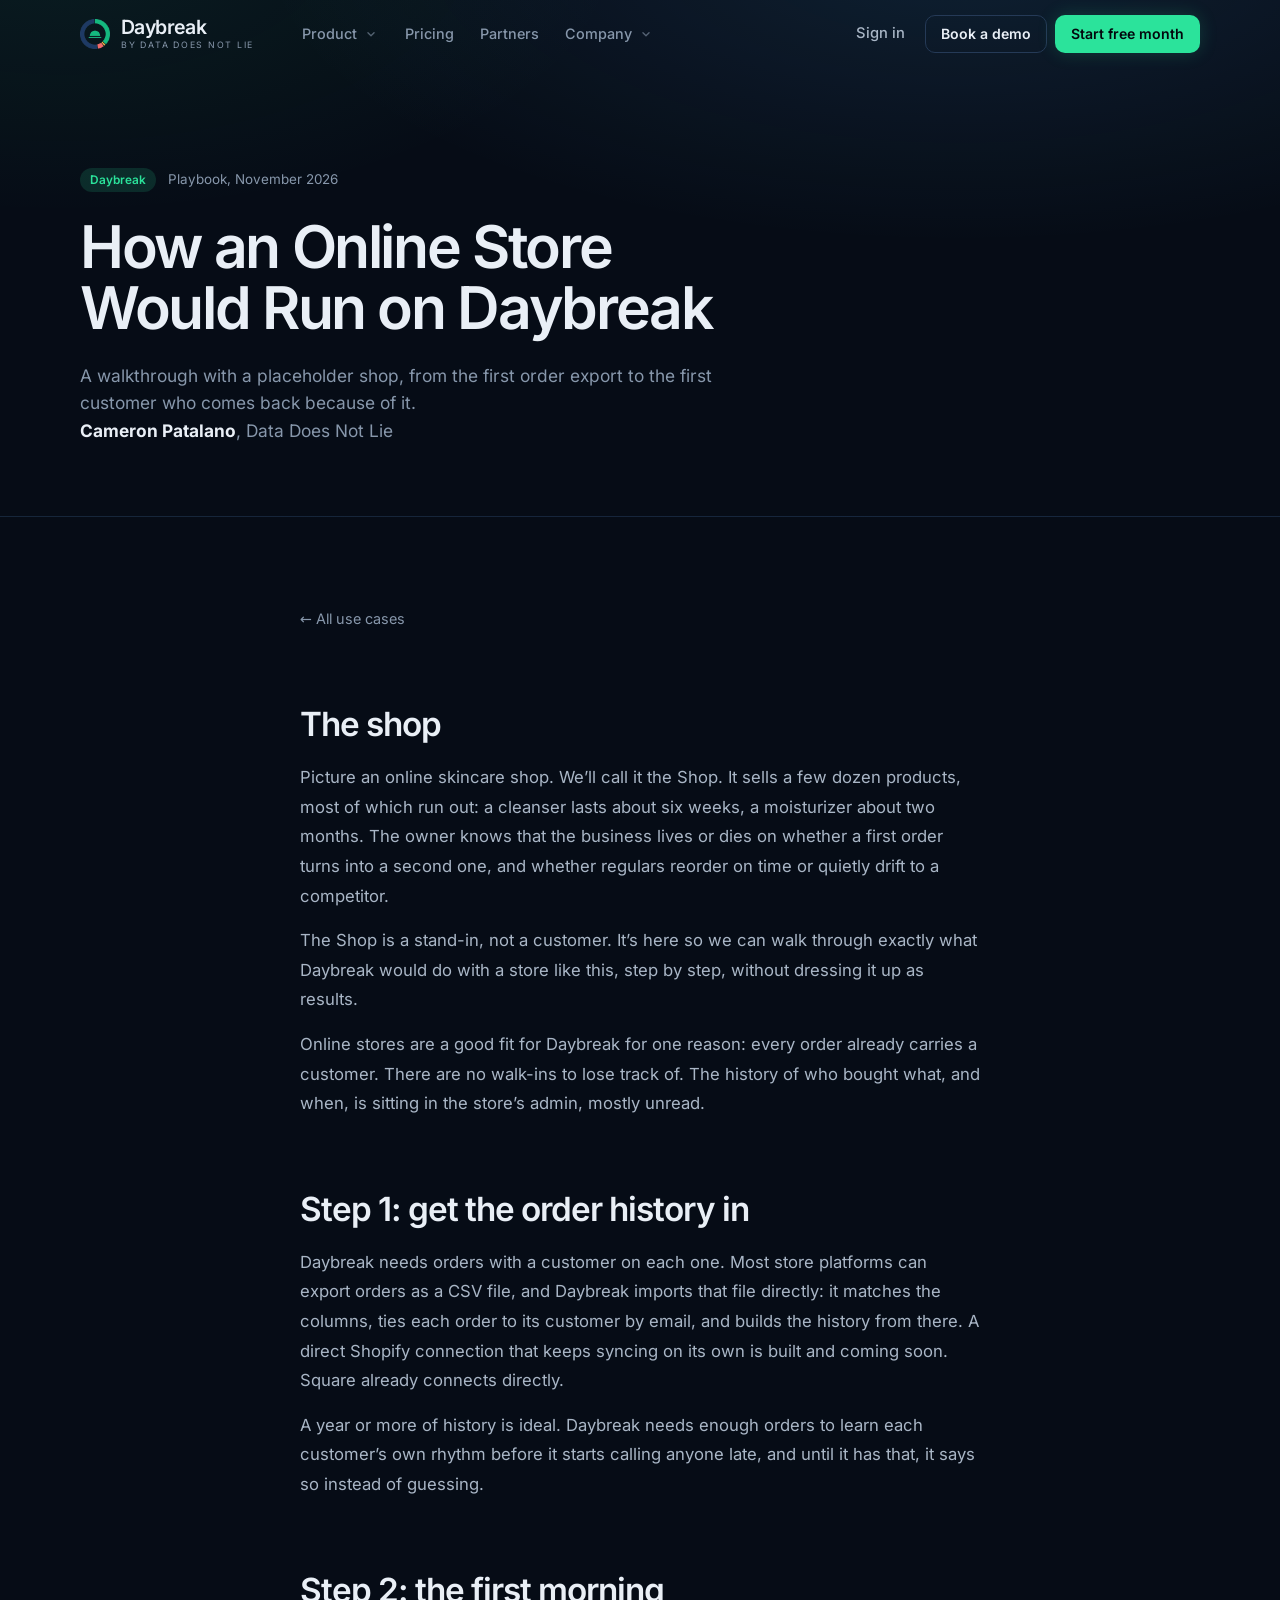
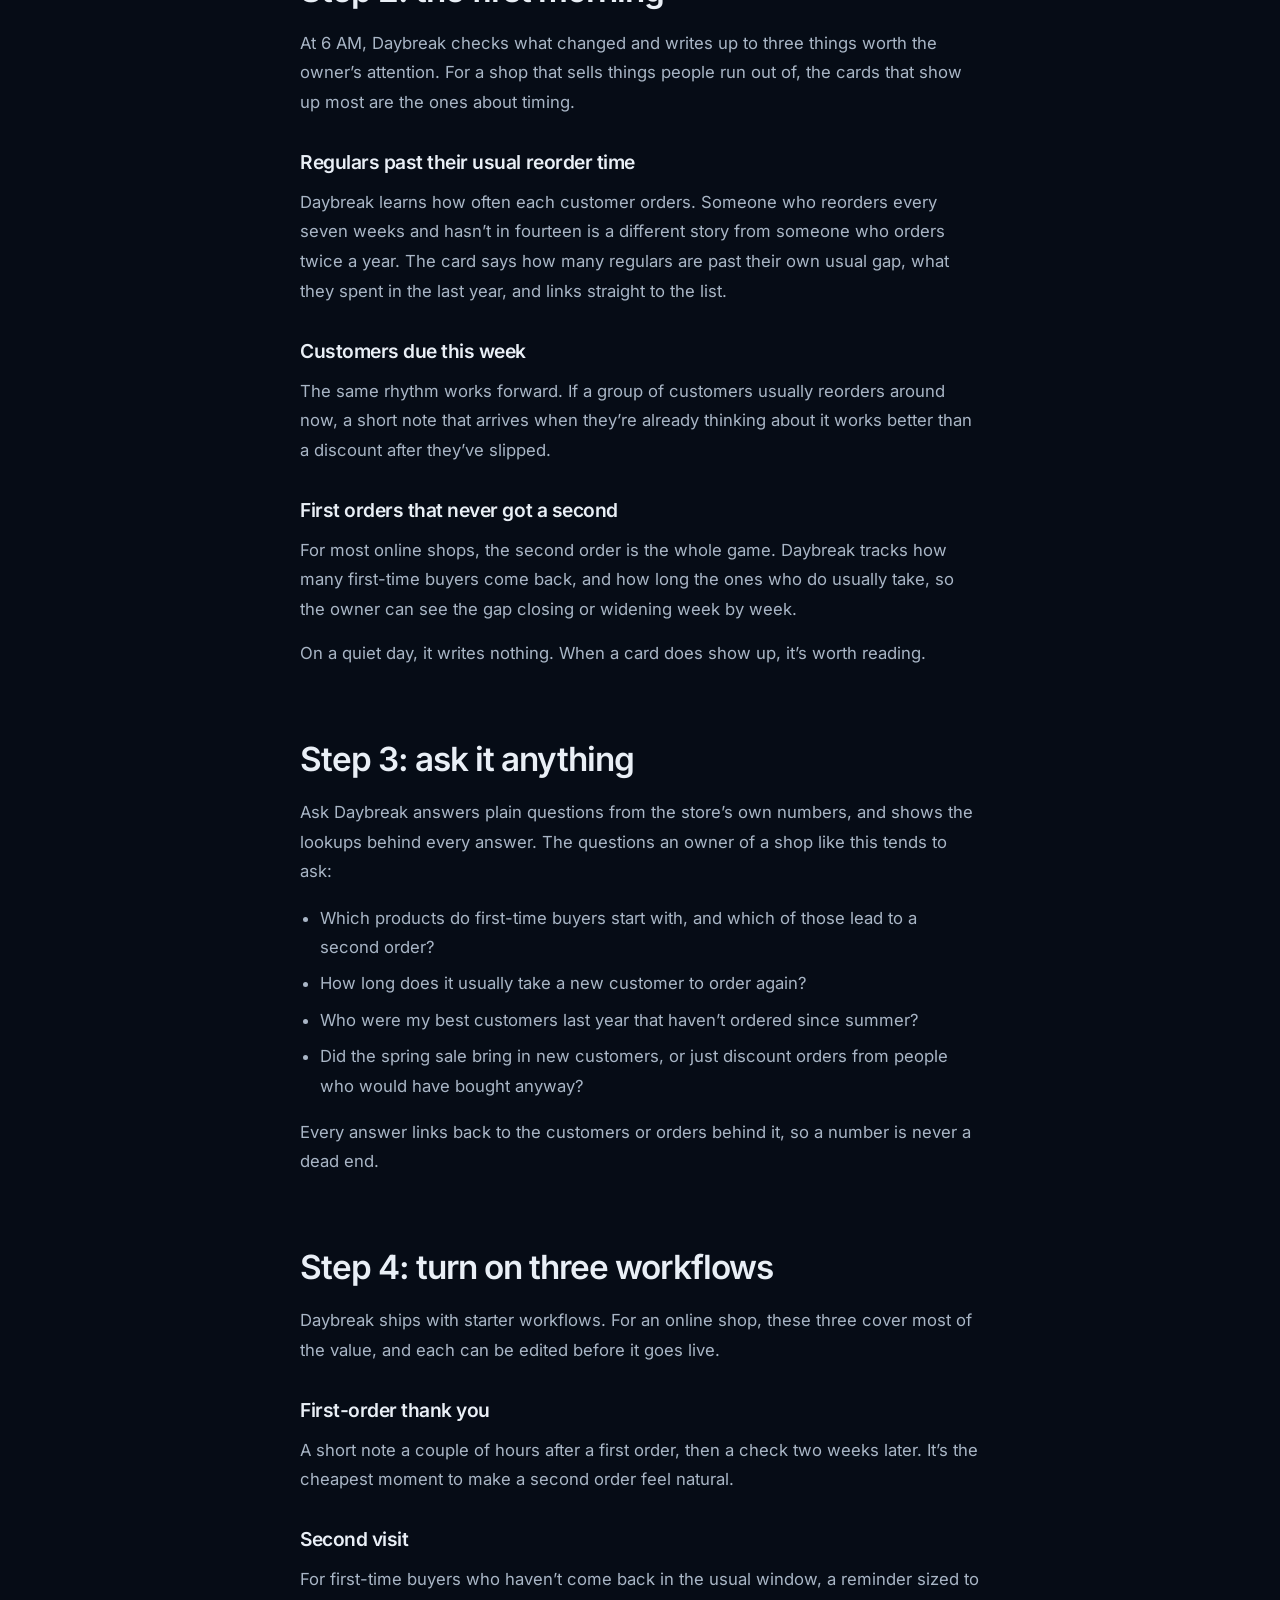
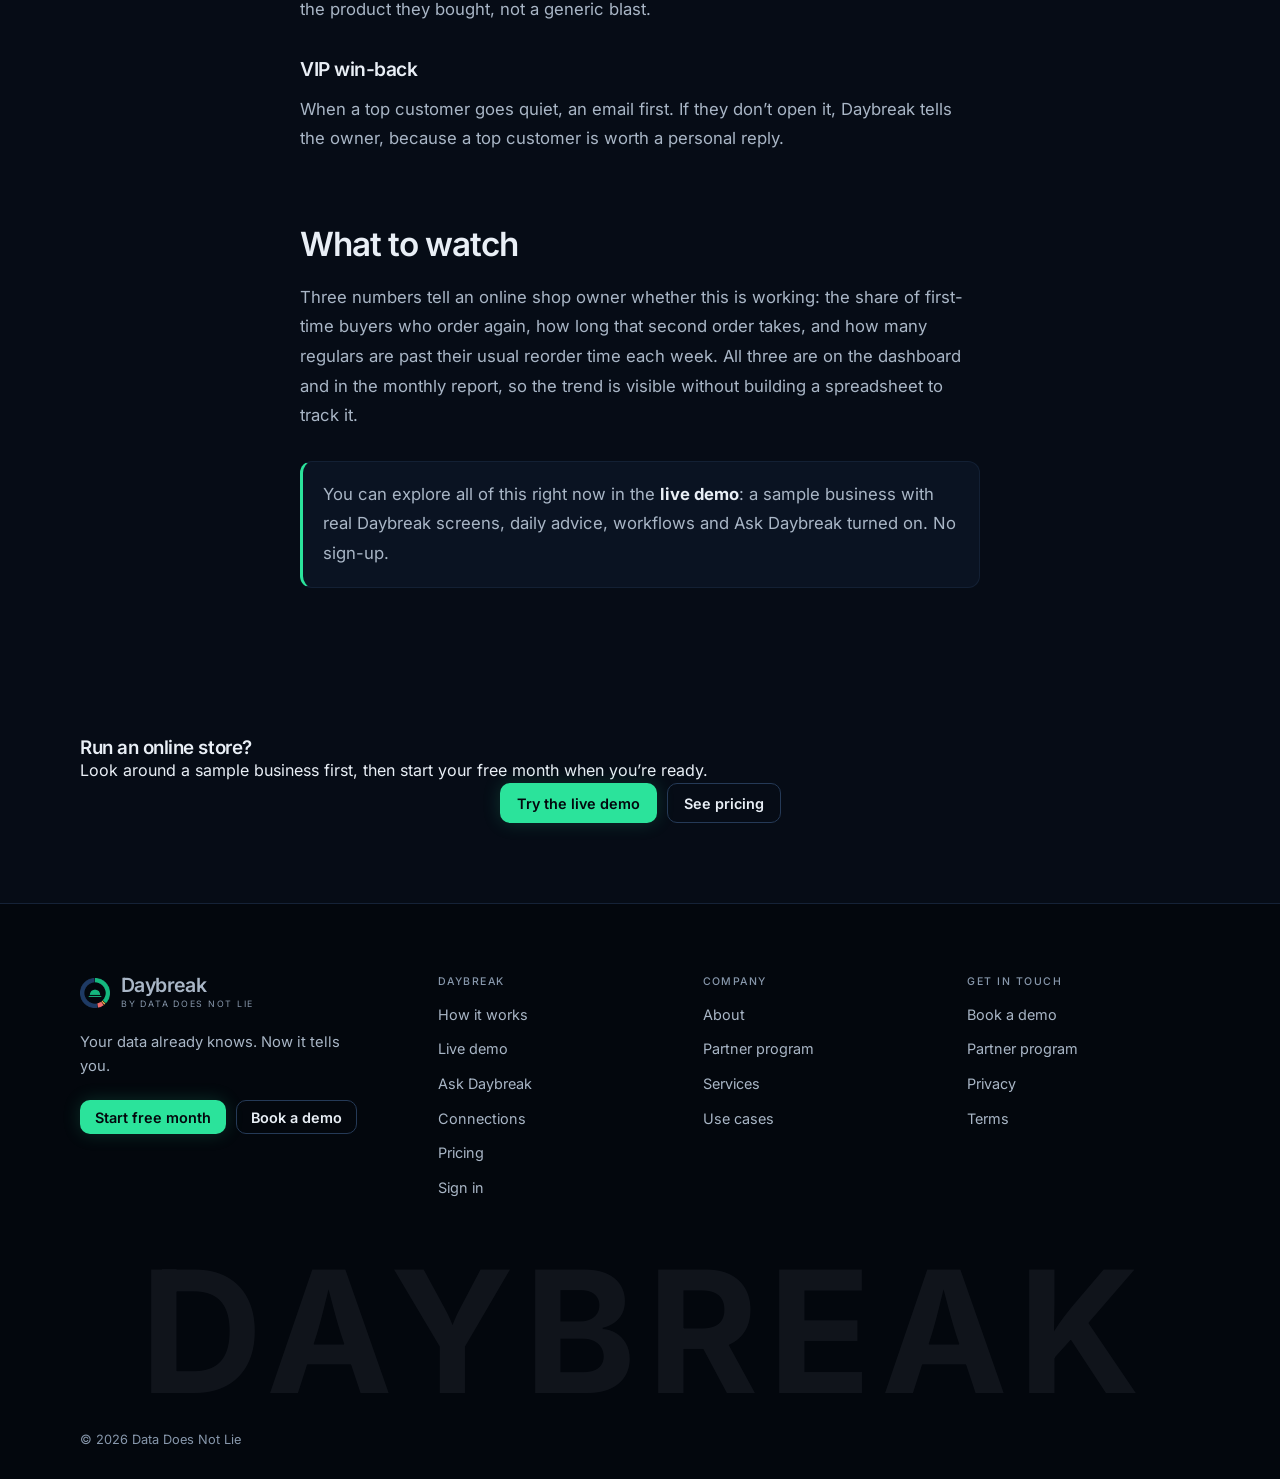
<file: blog-online-store-playbook.html>
<!DOCTYPE html>
<html lang="en">
<head>
<meta charset="UTF-8">
<meta name="viewport" content="width=device-width, initial-scale=1.0">
<title>How an Online Store Would Run on Daybreak | Data Does Not Lie</title>
<link rel="icon" type="image/png" href="assets/daybreak-logo.png">
<meta name="description" content="A walkthrough with a placeholder online shop: getting order history in, what the 6 AM advice looks like for a store that sells things people reorder, and the three workflows to turn on first.">
<link rel="canonical" href="https://datadoesnotlie.com/blog-online-store-playbook.html">
<meta name="robots" content="index, follow, max-image-preview:large">
<meta property="og:site_name" content="Data Does Not Lie">
<meta property="og:type" content="article">
<meta property="og:url" content="https://datadoesnotlie.com/blog-online-store-playbook.html">
<meta property="og:title" content="How an Online Store Would Run on Daybreak | Data Does Not Lie">
<meta property="og:description" content="A walkthrough with a placeholder online shop: getting order history in, what the 6 AM advice looks like for a store that sells things people reorder, and the three workflows to turn on first.">
<meta property="og:image" content="https://datadoesnotlie.com/assets/og-home.jpg">
<meta name="twitter:card" content="summary_large_image">
<meta name="twitter:title" content="How an Online Store Would Run on Daybreak | Data Does Not Lie">
<meta name="twitter:description" content="A walkthrough with a placeholder online shop: getting order history in, what the 6 AM advice looks like for a store that sells things people reorder, and the three workflows to turn on first.">
<meta name="twitter:image" content="https://datadoesnotlie.com/assets/og-home.jpg">
<script type="application/ld+json">{"@context":"https://schema.org","@graph":[{"@type":"Organization","@id":"https://datadoesnotlie.com/#org","name":"Data Does Not Lie","url":"https://datadoesnotlie.com/","logo":{"@type":"ImageObject","url":"https://datadoesnotlie.com/assets/daybreak-logo.png","width":512,"height":512},"slogan":"Your data already knows. Now it tells you."},{"@type":"Article","headline":"How an Online Store Would Run on Daybreak","description":"From one hand-maintained Excel workbook to a tested web platform with a live Procore integration and an AI layer that answers plain-English questions.","image":"https://datadoesnotlie.com/assets/og-home.jpg","url":"https://datadoesnotlie.com/blog-online-store-playbook.html","mainEntityOfPage":"https://datadoesnotlie.com/blog-online-store-playbook.html","datePublished":"2026-11-09","dateModified":"2026-11-09","author":{"@type":"Person","name":"Cameron Patalano"},"publisher":{"@id":"https://datadoesnotlie.com/#org"},"articleSection":"Daybreak"},{"@type":"BreadcrumbList","itemListElement":[{"@type":"ListItem","position":1,"name":"Home","item":"https://datadoesnotlie.com/"},{"@type":"ListItem","position":2,"name":"Use cases","item":"https://datadoesnotlie.com/blog.html"},{"@type":"ListItem","position":3,"name":"How an Online Store Would Run on Daybreak","item":"https://datadoesnotlie.com/blog-online-store-playbook.html"}]}]}</script>
<link rel="preload" href="fonts/inter-latin-wght-normal.woff2" as="font" type="font/woff2" crossorigin>
<link rel="stylesheet" href="assets/site.min.css">
<!-- @analytics -->
<script async src="https://www.googletagmanager.com/gtag/js?id=G-PTXCDJXPX8"></script>
<script>window.dataLayer=window.dataLayer||[];function gtag(){dataLayer.push(arguments)}gtag("js",new Date());gtag("config","G-PTXCDJXPX8");(function(w,d,s,l,i){w[l].push({"gtm.start":new Date().getTime(),event:"gtm.js"});var f=d.getElementsByTagName(s)[0],j=d.createElement(s);j.async=true;j.src="https://www.googletagmanager.com/gtm.js?id="+i;f.parentNode.insertBefore(j,f)})(window,document,"script","dataLayer","GTM-N2T4PVSG");</script>
<!-- /@analytics -->
</head>
<body>
<!-- @header -->
<a class="skip" href="#main">Skip to content</a>
<header class="site-header">
  <div class="wrap bar">
    <a class="brand" href="index.html" aria-label="Daybreak by Data Does Not Lie, home">
      <img src="assets/daybreak-mark-96.png" alt="" width="30" height="30">
      <span class="words"><span class="name">Daybreak</span><span class="by">by Data Does Not Lie</span></span>
    </a>
    <nav class="nav" aria-label="Main">
      <div class="nav-item" data-menu>
        <button type="button" aria-expanded="false" aria-controls="menu-product">Product <svg class="chev" width="10" height="10" aria-hidden="true" viewBox="0 0 24 24" fill="currentColor"><path d="M15.88 9.29 12 13.17 8.12 9.29a.996.996 0 0 0-1.41 0c-.39.39-.39 1.02 0 1.41l4.59 4.59c.39.39 1.02.39 1.41 0l4.59-4.59c.39-.39.39-1.02 0-1.41-.39-.38-1.03-.39-1.42 0"/></svg></button>
        <div class="menu" id="menu-product">
          <div class="menu-grid">
            <div class="menu-links"><a href="index.html#how"><span class="mi"><svg width="16" height="16" aria-hidden="true" viewBox="0 0 24 24" fill="currentColor"><path d="m16.85 6.85 1.44 1.44-4.88 4.88-3.29-3.29a.996.996 0 0 0-1.41 0l-6 6.01c-.39.39-.39 1.02 0 1.41s1.02.39 1.41 0L9.41 12l3.29 3.29c.39.39 1.02.39 1.41 0l5.59-5.58 1.44 1.44c.31.31.85.09.85-.35V6.5c.01-.28-.21-.5-.49-.5h-4.29c-.45 0-.67.54-.36.85"/></svg></span><span><b>How it works</b><span>From your sales to a customer walking back in</span></span></a><a href="index.html#ask"><span class="mi"><svg width="16" height="16" aria-hidden="true" viewBox="0 0 24 24" fill="currentColor"><path d="M20 2H4c-1.1 0-2 .9-2 2v18l4-4h14c1.1 0 2-.9 2-2V4c0-1.1-.9-2-2-2"/></svg></span><span><b>Ask Daybreak</b><span>Chat with your own numbers</span></span></a><a href="index.html#mobile"><span class="mi"><svg width="16" height="16" aria-hidden="true" viewBox="0 0 24 24" fill="currentColor"><path d="M15.5 1h-8C6.12 1 5 2.12 5 3.5v17C5 21.88 6.12 23 7.5 23h8c1.38 0 2.5-1.12 2.5-2.5v-17C18 2.12 16.88 1 15.5 1m-4 21c-.83 0-1.5-.67-1.5-1.5s.67-1.5 1.5-1.5 1.5.67 1.5 1.5-.67 1.5-1.5 1.5m4.5-4H7V4h9z"/></svg></span><span><b>On your phone</b><span>Your morning brief, wherever you are</span></span></a><a href="index.html#features"><span class="mi"><svg width="16" height="16" aria-hidden="true" viewBox="0 0 24 24" fill="currentColor"><path d="m21.9 7.89-1.05-3.37c-.22-.9-1-1.52-1.91-1.52H5.05c-.9 0-1.69.63-1.9 1.52L2.1 7.89c-.46 1.97.85 3.11.9 3.17V19c0 1.1.9 2 2 2h14c1.1 0 2-.9 2-2v-7.94c1.12-1.12 1.09-2.41.9-3.17M13 5h1.96l.54 3.52c.09.71-.39 1.48-1.28 1.48-.67 0-1.22-.59-1.22-1.31zM6.44 8.86c-.08.65-.6 1.14-1.21 1.14-.93 0-1.35-.97-1.19-1.64L5.05 5h1.97zM11 8.69c0 .72-.55 1.31-1.29 1.31-.75 0-1.3-.7-1.22-1.48L9.04 5H11zM18.77 10c-.61 0-1.14-.49-1.21-1.14L16.98 5l1.93-.01 1.05 3.37c.16.67-.25 1.64-1.19 1.64"/></svg></span><span><b>Many stores</b><span>Every location, side by side</span></span></a><a href="index.html#integrations"><span class="mi"><svg width="16" height="16" aria-hidden="true" viewBox="0 0 24 24" fill="currentColor"><path d="M8.4 18.2c.38.5.6 1.12.6 1.8 0 1.66-1.34 3-3 3s-3-1.34-3-3 1.34-3 3-3c.44 0 .85.09 1.23.26l1.41-1.77c-.92-1.03-1.29-2.39-1.09-3.69l-2.03-.68c-.54.83-1.46 1.38-2.52 1.38-1.66 0-3-1.34-3-3s1.34-3 3-3 3 1.34 3 3c0 .07 0 .14-.01.21l2.03.68c.64-1.21 1.82-2.09 3.22-2.32V5.91C9.96 5.57 9 4.4 9 3c0-1.66 1.34-3 3-3s3 1.34 3 3c0 1.4-.96 2.57-2.25 2.91v2.16c1.4.23 2.58 1.11 3.22 2.32L18 9.71V9.5c0-1.66 1.34-3 3-3s3 1.34 3 3-1.34 3-3 3c-1.06 0-1.98-.55-2.52-1.37l-2.03.68c.2 1.29-.16 2.65-1.09 3.69l1.41 1.77Q17.34 17 18 17c1.66 0 3 1.34 3 3s-1.34 3-3 3-3-1.34-3-3c0-.68.22-1.3.6-1.8l-1.41-1.77c-1.35.75-3.01.76-4.37 0z"/></svg></span><span><b>Connections</b><span>Square, CSV, your POS and your AI</span></span></a></div>
            <a class="menu-feature" href="https://daybreak.datadoesnotlie.com/demo" data-track="open_demo"><img src="assets/app-dashboard.webp" alt="" width="320" height="200" loading="lazy"><b>Try the live demo</b><span>Explore a sample business, no sign-up</span></a>
          </div>
        </div>
      </div>
      <a href="pricing.html">Pricing</a>
      <a href="partners.html">Partners</a>
      <div class="nav-item" data-menu>
        <button type="button" aria-expanded="false" aria-controls="menu-company">Company <svg class="chev" width="10" height="10" aria-hidden="true" viewBox="0 0 24 24" fill="currentColor"><path d="M15.88 9.29 12 13.17 8.12 9.29a.996.996 0 0 0-1.41 0c-.39.39-.39 1.02 0 1.41l4.59 4.59c.39.39 1.02.39 1.41 0l4.59-4.59c.39-.39.39-1.02 0-1.41-.39-.38-1.03-.39-1.42 0"/></svg></button>
        <div class="menu menu-wide" id="menu-company"><div class="menu-grid one"><div class="menu-links"><a href="index.html#about"><span class="mi"><svg width="16" height="16" aria-hidden="true" viewBox="0 0 24 24" fill="currentColor"><path d="M12 12c2.21 0 4-1.79 4-4s-1.79-4-4-4-4 1.79-4 4 1.79 4 4 4m0 2c-2.67 0-8 1.34-8 4v1c0 .55.45 1 1 1h14c.55 0 1-.45 1-1v-1c0-2.66-5.33-4-8-4"/></svg></span><span><b>About</b><span>Who builds Daybreak</span></span></a><a href="blog.html"><span class="mi"><svg width="16" height="16" aria-hidden="true" viewBox="0 0 24 24" fill="currentColor"><path d="M17.5 4.5c-1.95 0-4.05.4-5.5 1.5-1.45-1.1-3.55-1.5-5.5-1.5-1.45 0-2.99.22-4.28.79C1.49 5.62 1 6.33 1 7.14v11.28c0 1.3 1.22 2.26 2.48 1.94.98-.25 2.02-.36 3.02-.36 1.56 0 3.22.26 4.56.92.6.3 1.28.3 1.87 0 1.34-.67 3-.92 4.56-.92 1 0 2.04.11 3.02.36 1.26.33 2.48-.63 2.48-1.94V7.14c0-.81-.49-1.52-1.22-1.85-1.28-.57-2.82-.79-4.27-.79M21 17.23c0 .63-.58 1.09-1.2.98-.75-.14-1.53-.2-2.3-.2-1.7 0-4.15.65-5.5 1.5V8c1.35-.85 3.8-1.5 5.5-1.5.92 0 1.83.09 2.7.28.46.1.8.51.8.98z"/><path d="M13.98 11.01c-.32 0-.61-.2-.71-.52-.13-.39.09-.82.48-.94 1.54-.5 3.53-.66 5.36-.45.41.05.71.42.66.83s-.42.71-.83.66c-1.62-.19-3.39-.04-4.73.39-.08.01-.16.03-.23.03m0 2.66c-.32 0-.61-.2-.71-.52-.13-.39.09-.82.48-.94 1.53-.5 3.53-.66 5.36-.45.41.05.71.42.66.83s-.42.71-.83.66c-1.62-.19-3.39-.04-4.73.39-.08.02-.16.03-.23.03m0 2.66c-.32 0-.61-.2-.71-.52-.13-.39.09-.82.48-.94 1.53-.5 3.53-.66 5.36-.45.41.05.71.42.66.83s-.42.7-.83.66c-1.62-.19-3.39-.04-4.73.39-.08.02-.16.03-.23.03"/></svg></span><span><b>Use cases</b><span>Real work, written up</span></span></a><a href="index.html#services"><span class="mi"><svg width="16" height="16" aria-hidden="true" viewBox="0 0 24 24" fill="currentColor"><path d="M8.7 15.9 4.8 12l3.9-3.9c.39-.39.39-1.01 0-1.4a.984.984 0 0 0-1.4 0l-4.59 4.59c-.39.39-.39 1.02 0 1.41l4.59 4.6c.39.39 1.01.39 1.4 0s.39-1.01 0-1.4m6.6 0 3.9-3.9-3.9-3.9a.984.984 0 0 1 0-1.4c.39-.39 1.01-.39 1.4 0l4.59 4.59c.39.39.39 1.02 0 1.41l-4.59 4.6c-.39.39-1.01.39-1.4 0a.984.984 0 0 1 0-1.4"/></svg></span><span><b>Custom development</b><span>Software built on your own data</span></span></a><a href="index.html#services"><span class="mi"><svg width="16" height="16" aria-hidden="true" viewBox="0 0 24 24" fill="currentColor"><path d="M11.99 2C6.47 2 2 6.48 2 12s4.47 10 9.99 10C17.52 22 22 17.52 22 12S17.52 2 11.99 2m6.93 6h-2.95c-.32-1.25-.78-2.45-1.38-3.56 1.84.63 3.37 1.91 4.33 3.56M12 4.04c.83 1.2 1.48 2.53 1.91 3.96h-3.82c.43-1.43 1.08-2.76 1.91-3.96M4.26 14C4.1 13.36 4 12.69 4 12s.1-1.36.26-2h3.38c-.08.66-.14 1.32-.14 2s.06 1.34.14 2zm.82 2h2.95c.32 1.25.78 2.45 1.38 3.56-1.84-.63-3.37-1.9-4.33-3.56m2.95-8H5.08c.96-1.66 2.49-2.93 4.33-3.56C8.81 5.55 8.35 6.75 8.03 8M12 19.96c-.83-1.2-1.48-2.53-1.91-3.96h3.82c-.43 1.43-1.08 2.76-1.91 3.96M14.34 14H9.66c-.09-.66-.16-1.32-.16-2s.07-1.35.16-2h4.68c.09.65.16 1.32.16 2s-.07 1.34-.16 2m.25 5.56c.6-1.11 1.06-2.31 1.38-3.56h2.95c-.96 1.65-2.49 2.93-4.33 3.56M16.36 14c.08-.66.14-1.32.14-2s-.06-1.34-.14-2h3.38c.16.64.26 1.31.26 2s-.1 1.36-.26 2z"/></svg></span><span><b>Website development</b><span>Fast sites with AEO built in</span></span></a><a href="index.html#demo"><span class="mi"><svg width="16" height="16" aria-hidden="true" viewBox="0 0 24 24" fill="currentColor"><path d="M20 4H4c-1.1 0-2 .9-2 2v12c0 1.1.9 2 2 2h16c1.1 0 2-.9 2-2V6c0-1.1-.9-2-2-2m-.4 4.25-6.54 4.09c-.65.41-1.47.41-2.12 0L4.4 8.25c-.25-.16-.4-.43-.4-.72 0-.67.73-1.07 1.3-.72L12 11l6.7-4.19c.57-.35 1.3.05 1.3.72 0 .29-.15.56-.4.72"/></svg></span><span><b>Contact</b><span>Book a call with us</span></span></a></div></div></div>
      </div>
    </nav>
    <div class="header-cta">
      <a class="signin" href="sign-in.html">Sign in</a>
      <a class="btn btn-ghost hdr-demo" href="index.html#demo">Book a demo</a>
      <a class="btn btn-primary" href="pricing.html">Start free month</a>
    </div>
    <button class="menu-btn" type="button" aria-label="Menu" aria-expanded="false" aria-controls="mobile-nav"><span></span></button>
  </div>
  <div class="mobile-nav" id="mobile-nav">
    <div class="group"><span>Daybreak</span><a href="https://daybreak.datadoesnotlie.com/demo">Try the live demo</a><a href="index.html#how">How it works</a><a href="index.html#ask">Ask Daybreak</a><a href="index.html#mobile">On your phone</a><a href="index.html#features">Many stores</a><a href="index.html#integrations">Connections</a><a href="pricing.html">Pricing</a><a href="partners.html">Partner program</a></div>
    <div class="group"><span>Data Does Not Lie</span><a href="index.html#about">About</a><a href="blog.html">Use cases</a><a href="index.html#services">Services</a><a href="sign-in.html">Sign in</a></div>
    <div class="cta-row"><a class="btn btn-ghost" href="index.html#demo">Book a demo</a><a class="btn btn-primary" href="pricing.html">Start free month</a></div>
  </div>
</header>
<!-- /@header -->

<main id="main" class="flush">
  <div class="post-hero">
    <div class="wrap">
      <div class="post-meta"><span class="svc-tag crm">Daybreak</span><span>Playbook, November 2026</span></div>
      <h1>How an Online Store Would Run on Daybreak</h1>
      <p class="byline">A walkthrough with a placeholder shop, from the first order export to the first customer who comes back because of it.<br><strong style="color:#EAF3F9">Cameron Patalano</strong>, Data Does Not Lie</p>
    </div>
  </div>

  <article>
    <p><a class="back-link" href="blog.html">&larr; All use cases</a></p>

    <h2>The shop</h2>
    <p>Picture an online skincare shop. We&rsquo;ll call it the Shop. It sells a few dozen products, most of which run out: a cleanser lasts about six weeks, a moisturizer about two months. The owner knows that the business lives or dies on whether a first order turns into a second one, and whether regulars reorder on time or quietly drift to a competitor.</p>
    <p>The Shop is a stand-in, not a customer. It&rsquo;s here so we can walk through exactly what Daybreak would do with a store like this, step by step, without dressing it up as results.</p>
    <p>Online stores are a good fit for Daybreak for one reason: every order already carries a customer. There are no walk-ins to lose track of. The history of who bought what, and when, is sitting in the store&rsquo;s admin, mostly unread.</p>

    <h2>Step 1: get the order history in</h2>
    <p>Daybreak needs orders with a customer on each one. Most store platforms can export orders as a CSV file, and Daybreak imports that file directly: it matches the columns, ties each order to its customer by email, and builds the history from there. A direct Shopify connection that keeps syncing on its own is built and coming soon. Square already connects directly.</p>
    <p>A year or more of history is ideal. Daybreak needs enough orders to learn each customer&rsquo;s own rhythm before it starts calling anyone late, and until it has that, it says so instead of guessing.</p>

    <h2>Step 2: the first morning</h2>
    <p>At 6 AM, Daybreak checks what changed and writes up to three things worth the owner&rsquo;s attention. For a shop that sells things people run out of, the cards that show up most are the ones about timing.</p>
    <h3>Regulars past their usual reorder time</h3>
    <p>Daybreak learns how often each customer orders. Someone who reorders every seven weeks and hasn&rsquo;t in fourteen is a different story from someone who orders twice a year. The card says how many regulars are past their own usual gap, what they spent in the last year, and links straight to the list.</p>
    <h3>Customers due this week</h3>
    <p>The same rhythm works forward. If a group of customers usually reorders around now, a short note that arrives when they&rsquo;re already thinking about it works better than a discount after they&rsquo;ve slipped.</p>
    <h3>First orders that never got a second</h3>
    <p>For most online shops, the second order is the whole game. Daybreak tracks how many first-time buyers come back, and how long the ones who do usually take, so the owner can see the gap closing or widening week by week.</p>
    <p>On a quiet day, it writes nothing. When a card does show up, it&rsquo;s worth reading.</p>

    <h2>Step 3: ask it anything</h2>
    <p>Ask Daybreak answers plain questions from the store&rsquo;s own numbers, and shows the lookups behind every answer. The questions an owner of a shop like this tends to ask:</p>
    <ul>
      <li>Which products do first-time buyers start with, and which of those lead to a second order?</li>
      <li>How long does it usually take a new customer to order again?</li>
      <li>Who were my best customers last year that haven&rsquo;t ordered since summer?</li>
      <li>Did the spring sale bring in new customers, or just discount orders from people who would have bought anyway?</li>
    </ul>
    <p>Every answer links back to the customers or orders behind it, so a number is never a dead end.</p>

    <h2>Step 4: turn on three workflows</h2>
    <p>Daybreak ships with starter workflows. For an online shop, these three cover most of the value, and each can be edited before it goes live.</p>
    <h3>First-order thank you</h3>
    <p>A short note a couple of hours after a first order, then a check two weeks later. It&rsquo;s the cheapest moment to make a second order feel natural.</p>
    <h3>Second visit</h3>
    <p>For first-time buyers who haven&rsquo;t come back in the usual window, a reminder sized to the product they bought, not a generic blast.</p>
    <h3>VIP win-back</h3>
    <p>When a top customer goes quiet, an email first. If they don&rsquo;t open it, Daybreak tells the owner, because a top customer is worth a personal reply.</p>

    <h2>What to watch</h2>
    <p>Three numbers tell an online shop owner whether this is working: the share of first-time buyers who order again, how long that second order takes, and how many regulars are past their usual reorder time each week. All three are on the dashboard and in the monthly report, so the trend is visible without building a spreadsheet to track it.</p>
    <div class="callout">You can explore all of this right now in the <strong>live demo</strong>: a sample business with real Daybreak screens, daily advice, workflows and Ask Daybreak turned on. No sign-up.</div>
  </article>

  <div class="wrap" style="padding-bottom:80px">
    <div class="post-cta">
      <h3>Run an online store?</h3>
      <p>Look around a sample business first, then start your free month when you&rsquo;re ready.</p>
      <div style="display:flex;gap:10px;justify-content:center;flex-wrap:wrap"><a class="btn btn-primary" href="https://daybreak.datadoesnotlie.com/demo" data-track="open_demo">Try the live demo</a><a class="btn btn-ghost" href="pricing.html">See pricing</a></div>
    </div>
  </div>
</main>
<!-- @footer -->
<footer class="site-footer">
  <div class="wrap">
    <div class="foot-grid">
      <div>
        <a class="brand" href="index.html" aria-label="Daybreak by Data Does Not Lie, home">
          <img src="assets/daybreak-mark-96.png" alt="" width="30" height="30">
          <span class="words"><span class="name">Daybreak</span><span class="by">by Data Does Not Lie</span></span>
        </a>
        <p class="tag">Your data already knows. Now it tells you.</p>
        <div style="margin-top:22px;display:flex;gap:10px;flex-wrap:wrap"><a class="btn btn-primary btn-sm" href="pricing.html">Start free month</a><a class="btn btn-ghost btn-sm" href="index.html#demo">Book a demo</a></div>
      </div>
      <div><h4>Daybreak</h4><ul><li><a href="index.html#how">How it works</a></li><li><a href="https://daybreak.datadoesnotlie.com/demo">Live demo</a></li><li><a href="index.html#ask">Ask Daybreak</a></li><li><a href="index.html#integrations">Connections</a></li><li><a href="pricing.html">Pricing</a></li><li><a href="sign-in.html">Sign in</a></li></ul></div>
      <div><h4>Company</h4><ul><li><a href="index.html#about">About</a></li><li><a href="partners.html">Partner program</a></li><li><a href="index.html#services">Services</a></li><li><a href="blog.html">Use cases</a></li></ul></div>
      <div><h4>Get in touch</h4><ul><li><a href="index.html#demo">Book a demo</a></li><li><a href="partners.html">Partner program</a></li><li><a href="privacy.html">Privacy</a></li><li><a href="terms.html">Terms</a></li></ul></div>
    </div>
    <div class="foot-mark" aria-hidden="true"></div>
    <div class="foot-base"><span>&copy; 2026 Data Does Not Lie</span></div>
  </div>
</footer>
<div class="m-cta" data-mcta><a class="btn btn-ghost" href="https://daybreak.datadoesnotlie.com/demo" data-track="open_demo">Try the demo</a><a class="btn btn-primary" href="pricing.html">Start free month</a></div>
<!-- /@footer -->

<script>
  (function(){
    const reduceMotion = window.matchMedia("(prefers-reduced-motion: reduce)").matches;
    if(!reduceMotion && "IntersectionObserver" in window){
      const io = new IntersectionObserver(es=>{
        es.forEach(en=>{ if(en.isIntersecting){ en.target.classList.add("revealed"); io.unobserve(en.target); } });
      },{threshold:.12});
      document.querySelectorAll("[class-reveal-placeholder]").forEach(n=>io.observe(n));
    }else{
      document.querySelectorAll("[class-reveal-placeholder]").forEach(n=>n.classList.add("revealed"));
    }
  })();

</script>
<script src="assets/site.js" defer></script>
</body>
</html>
</file>
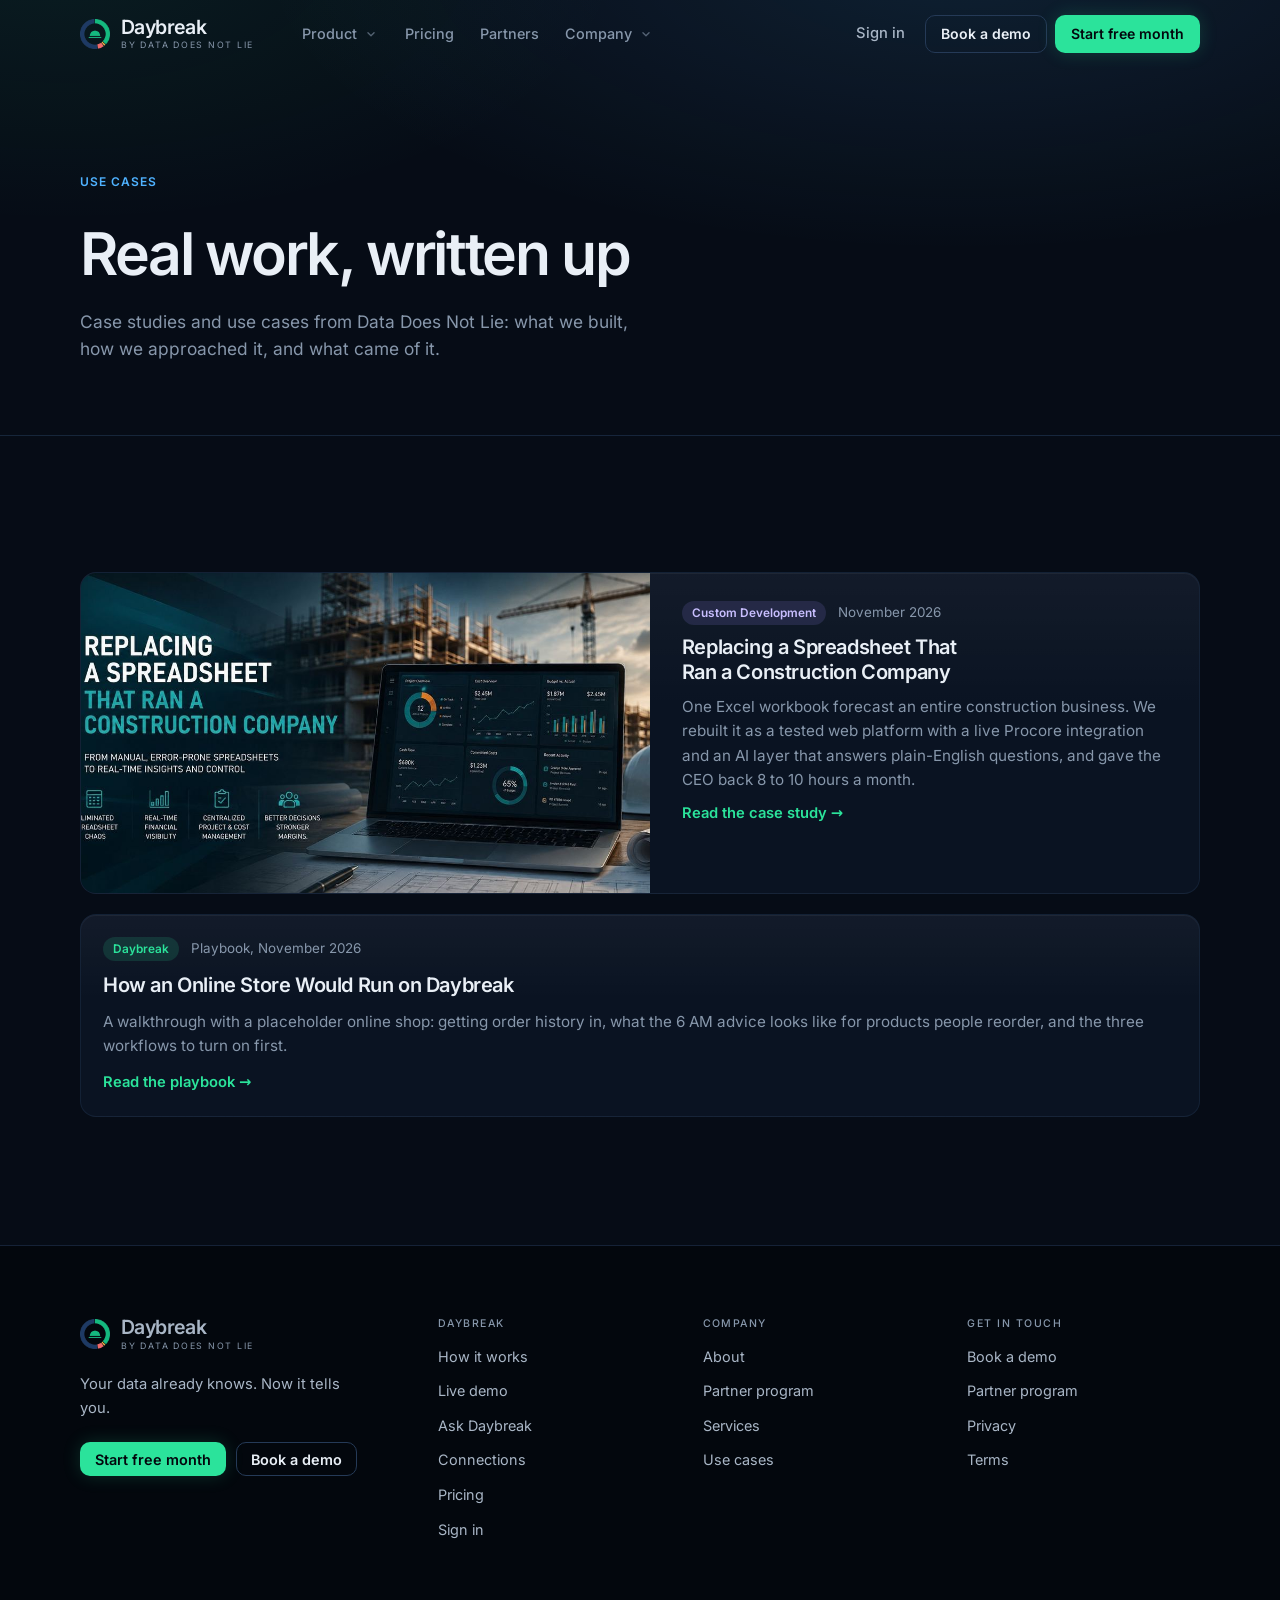
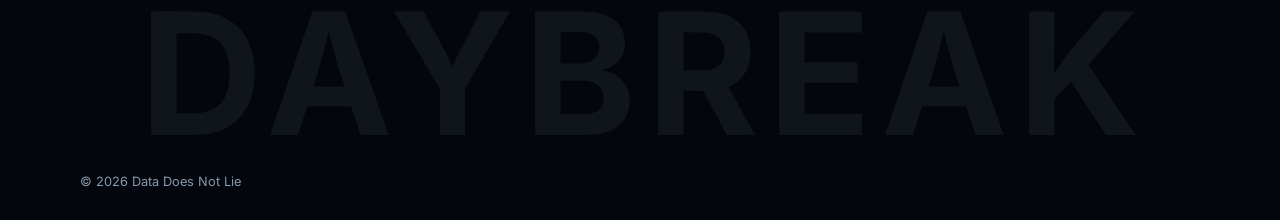
<file: blog.html>
<!DOCTYPE html>
<html lang="en">
<head>
<meta charset="UTF-8">
<meta name="viewport" content="width=device-width, initial-scale=1.0">
<title>Use cases | Data Does Not Lie</title>
<link rel="icon" type="image/png" href="assets/daybreak-logo.png">
<meta name="description" content="Case studies and use cases from Data Does Not Lie: Daybreak, the AI CRM for retail, and custom development work.">
<link rel="canonical" href="https://datadoesnotlie.com/blog.html">
<meta name="robots" content="index, follow, max-image-preview:large">
<meta property="og:site_name" content="Data Does Not Lie">
<meta property="og:type" content="website">
<meta property="og:url" content="https://datadoesnotlie.com/blog.html">
<meta property="og:title" content="Use cases | Data Does Not Lie">
<meta property="og:description" content="Case studies and use cases from Data Does Not Lie: Daybreak, the AI CRM for retail, and custom development work.">
<meta property="og:image" content="https://datadoesnotlie.com/assets/og-home.jpg">
<meta name="twitter:card" content="summary_large_image">
<meta name="twitter:title" content="Use cases | Data Does Not Lie">
<meta name="twitter:description" content="Case studies and use cases from Data Does Not Lie: Daybreak, the AI CRM for retail, and custom development work.">
<meta name="twitter:image" content="https://datadoesnotlie.com/assets/og-home.jpg">
<script type="application/ld+json">{"@context":"https://schema.org","@graph":[{"@type":"Organization","@id":"https://datadoesnotlie.com/#org","name":"Data Does Not Lie","url":"https://datadoesnotlie.com/","logo":{"@type":"ImageObject","url":"https://datadoesnotlie.com/assets/daybreak-logo.png","width":512,"height":512},"slogan":"Your data already knows. Now it tells you."},{"@type":"CollectionPage","name":"Use cases","url":"https://datadoesnotlie.com/blog.html","isPartOf":{"@id":"https://datadoesnotlie.com/#website"}},{"@type":"BreadcrumbList","itemListElement":[{"@type":"ListItem","position":1,"name":"Home","item":"https://datadoesnotlie.com/"},{"@type":"ListItem","position":2,"name":"Use cases","item":"https://datadoesnotlie.com/blog.html"}]}]}</script>
<link rel="preload" href="fonts/inter-latin-wght-normal.woff2" as="font" type="font/woff2" crossorigin>
<link rel="stylesheet" href="assets/site.min.css">
<!-- @analytics -->
<script async src="https://www.googletagmanager.com/gtag/js?id=G-PTXCDJXPX8"></script>
<script>window.dataLayer=window.dataLayer||[];function gtag(){dataLayer.push(arguments)}gtag("js",new Date());gtag("config","G-PTXCDJXPX8");(function(w,d,s,l,i){w[l].push({"gtm.start":new Date().getTime(),event:"gtm.js"});var f=d.getElementsByTagName(s)[0],j=d.createElement(s);j.async=true;j.src="https://www.googletagmanager.com/gtm.js?id="+i;f.parentNode.insertBefore(j,f)})(window,document,"script","dataLayer","GTM-N2T4PVSG");</script>
<!-- /@analytics -->
</head>
<body>
<!-- @header -->
<a class="skip" href="#main">Skip to content</a>
<header class="site-header">
  <div class="wrap bar">
    <a class="brand" href="index.html" aria-label="Daybreak by Data Does Not Lie, home">
      <img src="assets/daybreak-mark-96.png" alt="" width="30" height="30">
      <span class="words"><span class="name">Daybreak</span><span class="by">by Data Does Not Lie</span></span>
    </a>
    <nav class="nav" aria-label="Main">
      <div class="nav-item" data-menu>
        <button type="button" aria-expanded="false" aria-controls="menu-product">Product <svg class="chev" width="10" height="10" aria-hidden="true" viewBox="0 0 24 24" fill="currentColor"><path d="M15.88 9.29 12 13.17 8.12 9.29a.996.996 0 0 0-1.41 0c-.39.39-.39 1.02 0 1.41l4.59 4.59c.39.39 1.02.39 1.41 0l4.59-4.59c.39-.39.39-1.02 0-1.41-.39-.38-1.03-.39-1.42 0"/></svg></button>
        <div class="menu" id="menu-product">
          <div class="menu-grid">
            <div class="menu-links"><a href="index.html#how"><span class="mi"><svg width="16" height="16" aria-hidden="true" viewBox="0 0 24 24" fill="currentColor"><path d="m16.85 6.85 1.44 1.44-4.88 4.88-3.29-3.29a.996.996 0 0 0-1.41 0l-6 6.01c-.39.39-.39 1.02 0 1.41s1.02.39 1.41 0L9.41 12l3.29 3.29c.39.39 1.02.39 1.41 0l5.59-5.58 1.44 1.44c.31.31.85.09.85-.35V6.5c.01-.28-.21-.5-.49-.5h-4.29c-.45 0-.67.54-.36.85"/></svg></span><span><b>How it works</b><span>From your sales to a customer walking back in</span></span></a><a href="index.html#ask"><span class="mi"><svg width="16" height="16" aria-hidden="true" viewBox="0 0 24 24" fill="currentColor"><path d="M20 2H4c-1.1 0-2 .9-2 2v18l4-4h14c1.1 0 2-.9 2-2V4c0-1.1-.9-2-2-2"/></svg></span><span><b>Ask Daybreak</b><span>Chat with your own numbers</span></span></a><a href="index.html#mobile"><span class="mi"><svg width="16" height="16" aria-hidden="true" viewBox="0 0 24 24" fill="currentColor"><path d="M15.5 1h-8C6.12 1 5 2.12 5 3.5v17C5 21.88 6.12 23 7.5 23h8c1.38 0 2.5-1.12 2.5-2.5v-17C18 2.12 16.88 1 15.5 1m-4 21c-.83 0-1.5-.67-1.5-1.5s.67-1.5 1.5-1.5 1.5.67 1.5 1.5-.67 1.5-1.5 1.5m4.5-4H7V4h9z"/></svg></span><span><b>On your phone</b><span>Your morning brief, wherever you are</span></span></a><a href="index.html#features"><span class="mi"><svg width="16" height="16" aria-hidden="true" viewBox="0 0 24 24" fill="currentColor"><path d="m21.9 7.89-1.05-3.37c-.22-.9-1-1.52-1.91-1.52H5.05c-.9 0-1.69.63-1.9 1.52L2.1 7.89c-.46 1.97.85 3.11.9 3.17V19c0 1.1.9 2 2 2h14c1.1 0 2-.9 2-2v-7.94c1.12-1.12 1.09-2.41.9-3.17M13 5h1.96l.54 3.52c.09.71-.39 1.48-1.28 1.48-.67 0-1.22-.59-1.22-1.31zM6.44 8.86c-.08.65-.6 1.14-1.21 1.14-.93 0-1.35-.97-1.19-1.64L5.05 5h1.97zM11 8.69c0 .72-.55 1.31-1.29 1.31-.75 0-1.3-.7-1.22-1.48L9.04 5H11zM18.77 10c-.61 0-1.14-.49-1.21-1.14L16.98 5l1.93-.01 1.05 3.37c.16.67-.25 1.64-1.19 1.64"/></svg></span><span><b>Many stores</b><span>Every location, side by side</span></span></a><a href="index.html#integrations"><span class="mi"><svg width="16" height="16" aria-hidden="true" viewBox="0 0 24 24" fill="currentColor"><path d="M8.4 18.2c.38.5.6 1.12.6 1.8 0 1.66-1.34 3-3 3s-3-1.34-3-3 1.34-3 3-3c.44 0 .85.09 1.23.26l1.41-1.77c-.92-1.03-1.29-2.39-1.09-3.69l-2.03-.68c-.54.83-1.46 1.38-2.52 1.38-1.66 0-3-1.34-3-3s1.34-3 3-3 3 1.34 3 3c0 .07 0 .14-.01.21l2.03.68c.64-1.21 1.82-2.09 3.22-2.32V5.91C9.96 5.57 9 4.4 9 3c0-1.66 1.34-3 3-3s3 1.34 3 3c0 1.4-.96 2.57-2.25 2.91v2.16c1.4.23 2.58 1.11 3.22 2.32L18 9.71V9.5c0-1.66 1.34-3 3-3s3 1.34 3 3-1.34 3-3 3c-1.06 0-1.98-.55-2.52-1.37l-2.03.68c.2 1.29-.16 2.65-1.09 3.69l1.41 1.77Q17.34 17 18 17c1.66 0 3 1.34 3 3s-1.34 3-3 3-3-1.34-3-3c0-.68.22-1.3.6-1.8l-1.41-1.77c-1.35.75-3.01.76-4.37 0z"/></svg></span><span><b>Connections</b><span>Square, CSV, your POS and your AI</span></span></a></div>
            <a class="menu-feature" href="https://daybreak.datadoesnotlie.com/demo" data-track="open_demo"><img src="assets/app-dashboard.webp" alt="" width="320" height="200" loading="lazy"><b>Try the live demo</b><span>Explore a sample business, no sign-up</span></a>
          </div>
        </div>
      </div>
      <a href="pricing.html">Pricing</a>
      <a href="partners.html">Partners</a>
      <div class="nav-item" data-menu>
        <button type="button" aria-expanded="false" aria-controls="menu-company">Company <svg class="chev" width="10" height="10" aria-hidden="true" viewBox="0 0 24 24" fill="currentColor"><path d="M15.88 9.29 12 13.17 8.12 9.29a.996.996 0 0 0-1.41 0c-.39.39-.39 1.02 0 1.41l4.59 4.59c.39.39 1.02.39 1.41 0l4.59-4.59c.39-.39.39-1.02 0-1.41-.39-.38-1.03-.39-1.42 0"/></svg></button>
        <div class="menu menu-wide" id="menu-company"><div class="menu-grid one"><div class="menu-links"><a href="index.html#about"><span class="mi"><svg width="16" height="16" aria-hidden="true" viewBox="0 0 24 24" fill="currentColor"><path d="M12 12c2.21 0 4-1.79 4-4s-1.79-4-4-4-4 1.79-4 4 1.79 4 4 4m0 2c-2.67 0-8 1.34-8 4v1c0 .55.45 1 1 1h14c.55 0 1-.45 1-1v-1c0-2.66-5.33-4-8-4"/></svg></span><span><b>About</b><span>Who builds Daybreak</span></span></a><a href="blog.html"><span class="mi"><svg width="16" height="16" aria-hidden="true" viewBox="0 0 24 24" fill="currentColor"><path d="M17.5 4.5c-1.95 0-4.05.4-5.5 1.5-1.45-1.1-3.55-1.5-5.5-1.5-1.45 0-2.99.22-4.28.79C1.49 5.62 1 6.33 1 7.14v11.28c0 1.3 1.22 2.26 2.48 1.94.98-.25 2.02-.36 3.02-.36 1.56 0 3.22.26 4.56.92.6.3 1.28.3 1.87 0 1.34-.67 3-.92 4.56-.92 1 0 2.04.11 3.02.36 1.26.33 2.48-.63 2.48-1.94V7.14c0-.81-.49-1.52-1.22-1.85-1.28-.57-2.82-.79-4.27-.79M21 17.23c0 .63-.58 1.09-1.2.98-.75-.14-1.53-.2-2.3-.2-1.7 0-4.15.65-5.5 1.5V8c1.35-.85 3.8-1.5 5.5-1.5.92 0 1.83.09 2.7.28.46.1.8.51.8.98z"/><path d="M13.98 11.01c-.32 0-.61-.2-.71-.52-.13-.39.09-.82.48-.94 1.54-.5 3.53-.66 5.36-.45.41.05.71.42.66.83s-.42.71-.83.66c-1.62-.19-3.39-.04-4.73.39-.08.01-.16.03-.23.03m0 2.66c-.32 0-.61-.2-.71-.52-.13-.39.09-.82.48-.94 1.53-.5 3.53-.66 5.36-.45.41.05.71.42.66.83s-.42.71-.83.66c-1.62-.19-3.39-.04-4.73.39-.08.02-.16.03-.23.03m0 2.66c-.32 0-.61-.2-.71-.52-.13-.39.09-.82.48-.94 1.53-.5 3.53-.66 5.36-.45.41.05.71.42.66.83s-.42.7-.83.66c-1.62-.19-3.39-.04-4.73.39-.08.02-.16.03-.23.03"/></svg></span><span><b>Use cases</b><span>Real work, written up</span></span></a><a href="index.html#services"><span class="mi"><svg width="16" height="16" aria-hidden="true" viewBox="0 0 24 24" fill="currentColor"><path d="M8.7 15.9 4.8 12l3.9-3.9c.39-.39.39-1.01 0-1.4a.984.984 0 0 0-1.4 0l-4.59 4.59c-.39.39-.39 1.02 0 1.41l4.59 4.6c.39.39 1.01.39 1.4 0s.39-1.01 0-1.4m6.6 0 3.9-3.9-3.9-3.9a.984.984 0 0 1 0-1.4c.39-.39 1.01-.39 1.4 0l4.59 4.59c.39.39.39 1.02 0 1.41l-4.59 4.6c-.39.39-1.01.39-1.4 0a.984.984 0 0 1 0-1.4"/></svg></span><span><b>Custom development</b><span>Software built on your own data</span></span></a><a href="index.html#services"><span class="mi"><svg width="16" height="16" aria-hidden="true" viewBox="0 0 24 24" fill="currentColor"><path d="M11.99 2C6.47 2 2 6.48 2 12s4.47 10 9.99 10C17.52 22 22 17.52 22 12S17.52 2 11.99 2m6.93 6h-2.95c-.32-1.25-.78-2.45-1.38-3.56 1.84.63 3.37 1.91 4.33 3.56M12 4.04c.83 1.2 1.48 2.53 1.91 3.96h-3.82c.43-1.43 1.08-2.76 1.91-3.96M4.26 14C4.1 13.36 4 12.69 4 12s.1-1.36.26-2h3.38c-.08.66-.14 1.32-.14 2s.06 1.34.14 2zm.82 2h2.95c.32 1.25.78 2.45 1.38 3.56-1.84-.63-3.37-1.9-4.33-3.56m2.95-8H5.08c.96-1.66 2.49-2.93 4.33-3.56C8.81 5.55 8.35 6.75 8.03 8M12 19.96c-.83-1.2-1.48-2.53-1.91-3.96h3.82c-.43 1.43-1.08 2.76-1.91 3.96M14.34 14H9.66c-.09-.66-.16-1.32-.16-2s.07-1.35.16-2h4.68c.09.65.16 1.32.16 2s-.07 1.34-.16 2m.25 5.56c.6-1.11 1.06-2.31 1.38-3.56h2.95c-.96 1.65-2.49 2.93-4.33 3.56M16.36 14c.08-.66.14-1.32.14-2s-.06-1.34-.14-2h3.38c.16.64.26 1.31.26 2s-.1 1.36-.26 2z"/></svg></span><span><b>Website development</b><span>Fast sites with AEO built in</span></span></a><a href="index.html#demo"><span class="mi"><svg width="16" height="16" aria-hidden="true" viewBox="0 0 24 24" fill="currentColor"><path d="M20 4H4c-1.1 0-2 .9-2 2v12c0 1.1.9 2 2 2h16c1.1 0 2-.9 2-2V6c0-1.1-.9-2-2-2m-.4 4.25-6.54 4.09c-.65.41-1.47.41-2.12 0L4.4 8.25c-.25-.16-.4-.43-.4-.72 0-.67.73-1.07 1.3-.72L12 11l6.7-4.19c.57-.35 1.3.05 1.3.72 0 .29-.15.56-.4.72"/></svg></span><span><b>Contact</b><span>Book a call with us</span></span></a></div></div></div>
      </div>
    </nav>
    <div class="header-cta">
      <a class="signin" href="sign-in.html">Sign in</a>
      <a class="btn btn-ghost hdr-demo" href="index.html#demo">Book a demo</a>
      <a class="btn btn-primary" href="pricing.html">Start free month</a>
    </div>
    <button class="menu-btn" type="button" aria-label="Menu" aria-expanded="false" aria-controls="mobile-nav"><span></span></button>
  </div>
  <div class="mobile-nav" id="mobile-nav">
    <div class="group"><span>Daybreak</span><a href="https://daybreak.datadoesnotlie.com/demo">Try the live demo</a><a href="index.html#how">How it works</a><a href="index.html#ask">Ask Daybreak</a><a href="index.html#mobile">On your phone</a><a href="index.html#features">Many stores</a><a href="index.html#integrations">Connections</a><a href="pricing.html">Pricing</a><a href="partners.html">Partner program</a></div>
    <div class="group"><span>Data Does Not Lie</span><a href="index.html#about">About</a><a href="blog.html">Use cases</a><a href="index.html#services">Services</a><a href="sign-in.html">Sign in</a></div>
    <div class="cta-row"><a class="btn btn-ghost" href="index.html#demo">Book a demo</a><a class="btn btn-primary" href="pricing.html">Start free month</a></div>
  </div>
</header>
<!-- /@header -->

<main id="main" class="flush">
  <div class="post-hero">
    <div class="wrap">
      <span class="label">Use cases</span>
      <h1 style="max-width:16ch;margin:.5em 0 .4em">Real work, written up</h1>
      <p class="byline" style="max-width:52ch">Case studies and use cases from Data Does Not Lie: what we built, how we approached it, and what came of it.</p>
    </div>
  </div>

  <section class="tex-dots" style="padding-top:64px">
    <div class="wrap">
      <div class="posts one">
        <a class="post-card feature" href="blog-construction-case-study.html">
          <img class="card-img" src="assets/case-01d3c54371.jpg" alt="" aria-hidden="true">
          <div class="post-meta"><span class="svc-tag custom">Custom Development</span><span>November 2026</span></div>
          <h3>Replacing a Spreadsheet That Ran a Construction Company</h3>
          <p>One Excel workbook forecast an entire construction business. We rebuilt it as a tested web platform with a live Procore integration and an AI layer that answers plain-English questions, and gave the CEO back 8 to 10 hours a month.</p>
          <span class="more">Read the case study →</span>
        </a>
        <a class="post-card" href="blog-online-store-playbook.html">
          <div class="post-meta"><span class="svc-tag crm">Daybreak</span><span>Playbook, November 2026</span></div>
          <h3>How an Online Store Would Run on Daybreak</h3>
          <p>A walkthrough with a placeholder online shop: getting order history in, what the 6 AM advice looks like for products people reorder, and the three workflows to turn on first.</p>
          <span class="more">Read the playbook &rarr;</span>
        </a>
      </div>
    </div>
  </section>
</main>
<!-- @footer -->
<footer class="site-footer">
  <div class="wrap">
    <div class="foot-grid">
      <div>
        <a class="brand" href="index.html" aria-label="Daybreak by Data Does Not Lie, home">
          <img src="assets/daybreak-mark-96.png" alt="" width="30" height="30">
          <span class="words"><span class="name">Daybreak</span><span class="by">by Data Does Not Lie</span></span>
        </a>
        <p class="tag">Your data already knows. Now it tells you.</p>
        <div style="margin-top:22px;display:flex;gap:10px;flex-wrap:wrap"><a class="btn btn-primary btn-sm" href="pricing.html">Start free month</a><a class="btn btn-ghost btn-sm" href="index.html#demo">Book a demo</a></div>
      </div>
      <div><h4>Daybreak</h4><ul><li><a href="index.html#how">How it works</a></li><li><a href="https://daybreak.datadoesnotlie.com/demo">Live demo</a></li><li><a href="index.html#ask">Ask Daybreak</a></li><li><a href="index.html#integrations">Connections</a></li><li><a href="pricing.html">Pricing</a></li><li><a href="sign-in.html">Sign in</a></li></ul></div>
      <div><h4>Company</h4><ul><li><a href="index.html#about">About</a></li><li><a href="partners.html">Partner program</a></li><li><a href="index.html#services">Services</a></li><li><a href="blog.html">Use cases</a></li></ul></div>
      <div><h4>Get in touch</h4><ul><li><a href="index.html#demo">Book a demo</a></li><li><a href="partners.html">Partner program</a></li><li><a href="privacy.html">Privacy</a></li><li><a href="terms.html">Terms</a></li></ul></div>
    </div>
    <div class="foot-mark" aria-hidden="true"></div>
    <div class="foot-base"><span>&copy; 2026 Data Does Not Lie</span></div>
  </div>
</footer>
<div class="m-cta" data-mcta><a class="btn btn-ghost" href="https://daybreak.datadoesnotlie.com/demo" data-track="open_demo">Try the demo</a><a class="btn btn-primary" href="pricing.html">Start free month</a></div>
<!-- /@footer -->

<script>
  (function(){
    const reduceMotion = window.matchMedia("(prefers-reduced-motion: reduce)").matches;
    if(!reduceMotion && "IntersectionObserver" in window){
      const io = new IntersectionObserver(es=>{
        es.forEach(en=>{ if(en.isIntersecting){ en.target.classList.add("revealed"); io.unobserve(en.target); } });
      },{threshold:.12});
      document.querySelectorAll("[class-reveal-placeholder]").forEach(n=>io.observe(n));
    }else{
      document.querySelectorAll("[class-reveal-placeholder]").forEach(n=>n.classList.add("revealed"));
    }
  })();

</script>
<script src="assets/site.js" defer></script>
</body>
</html>
</file>
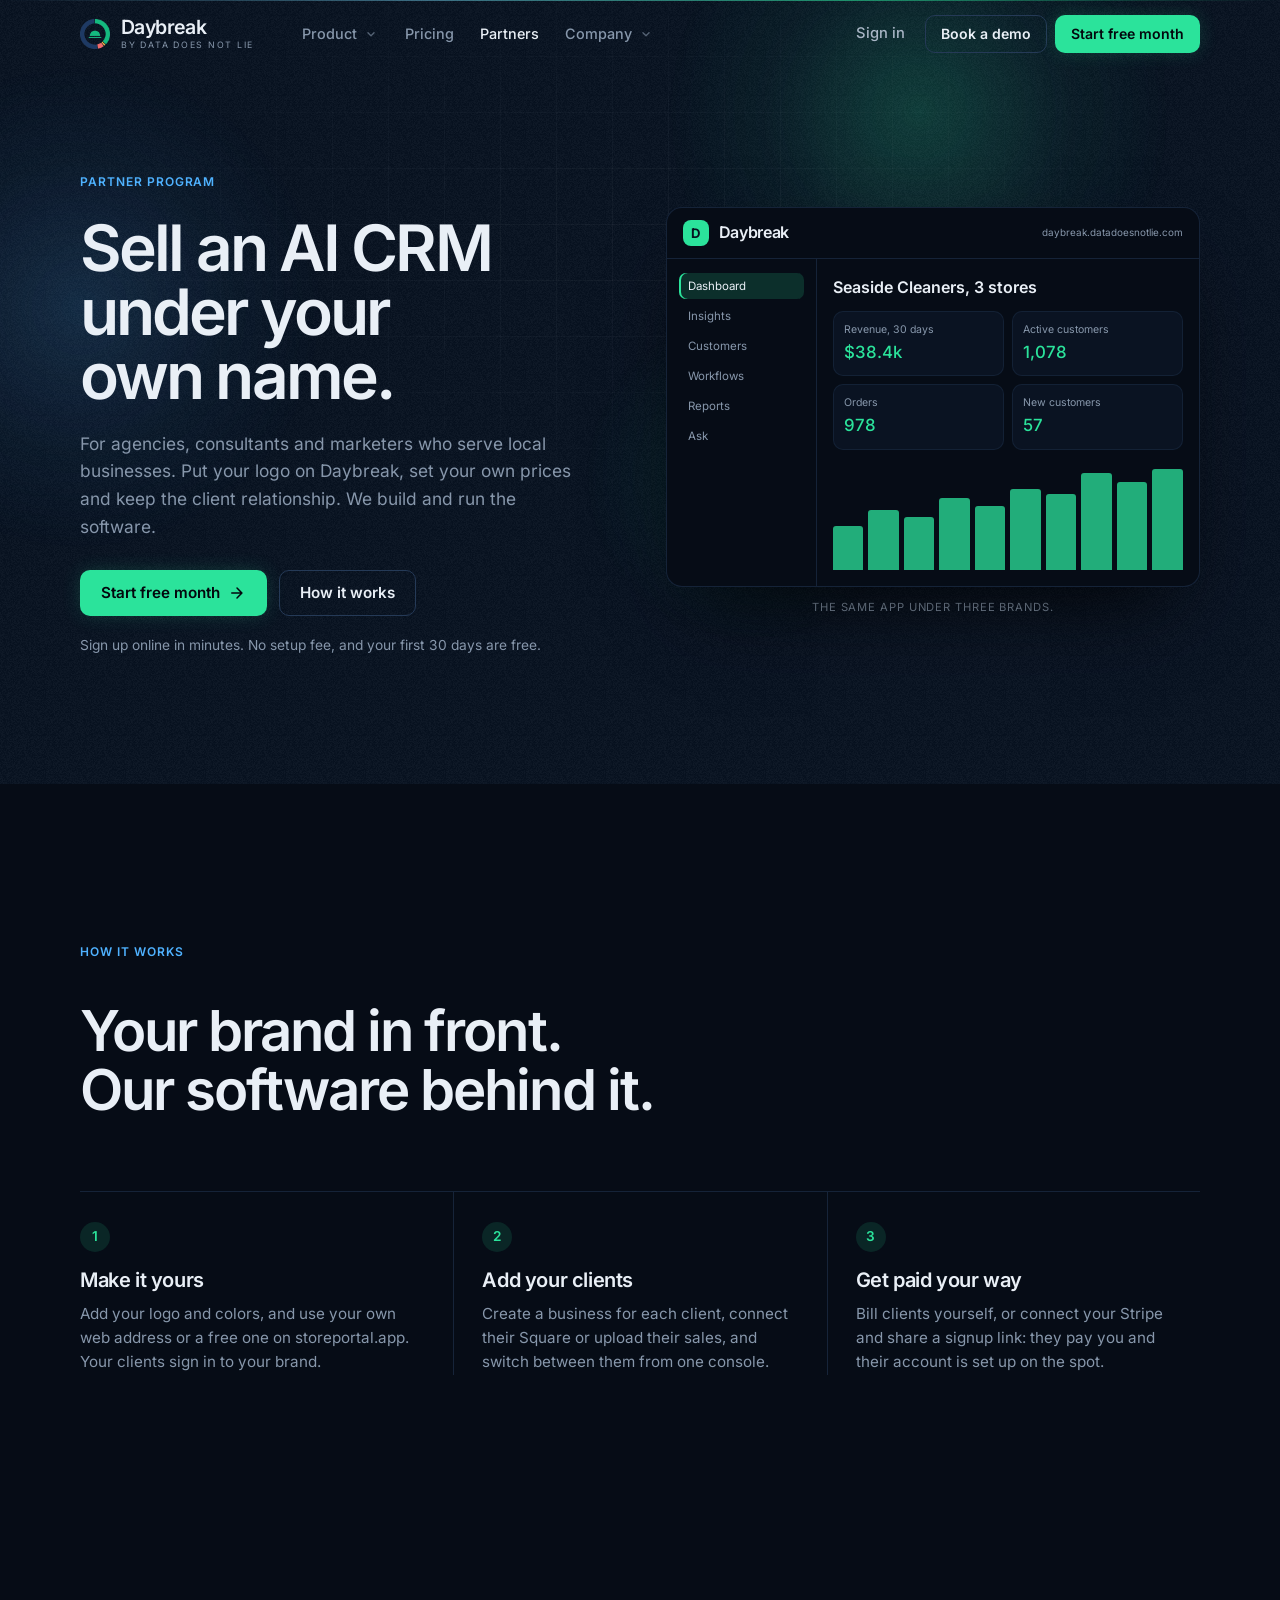
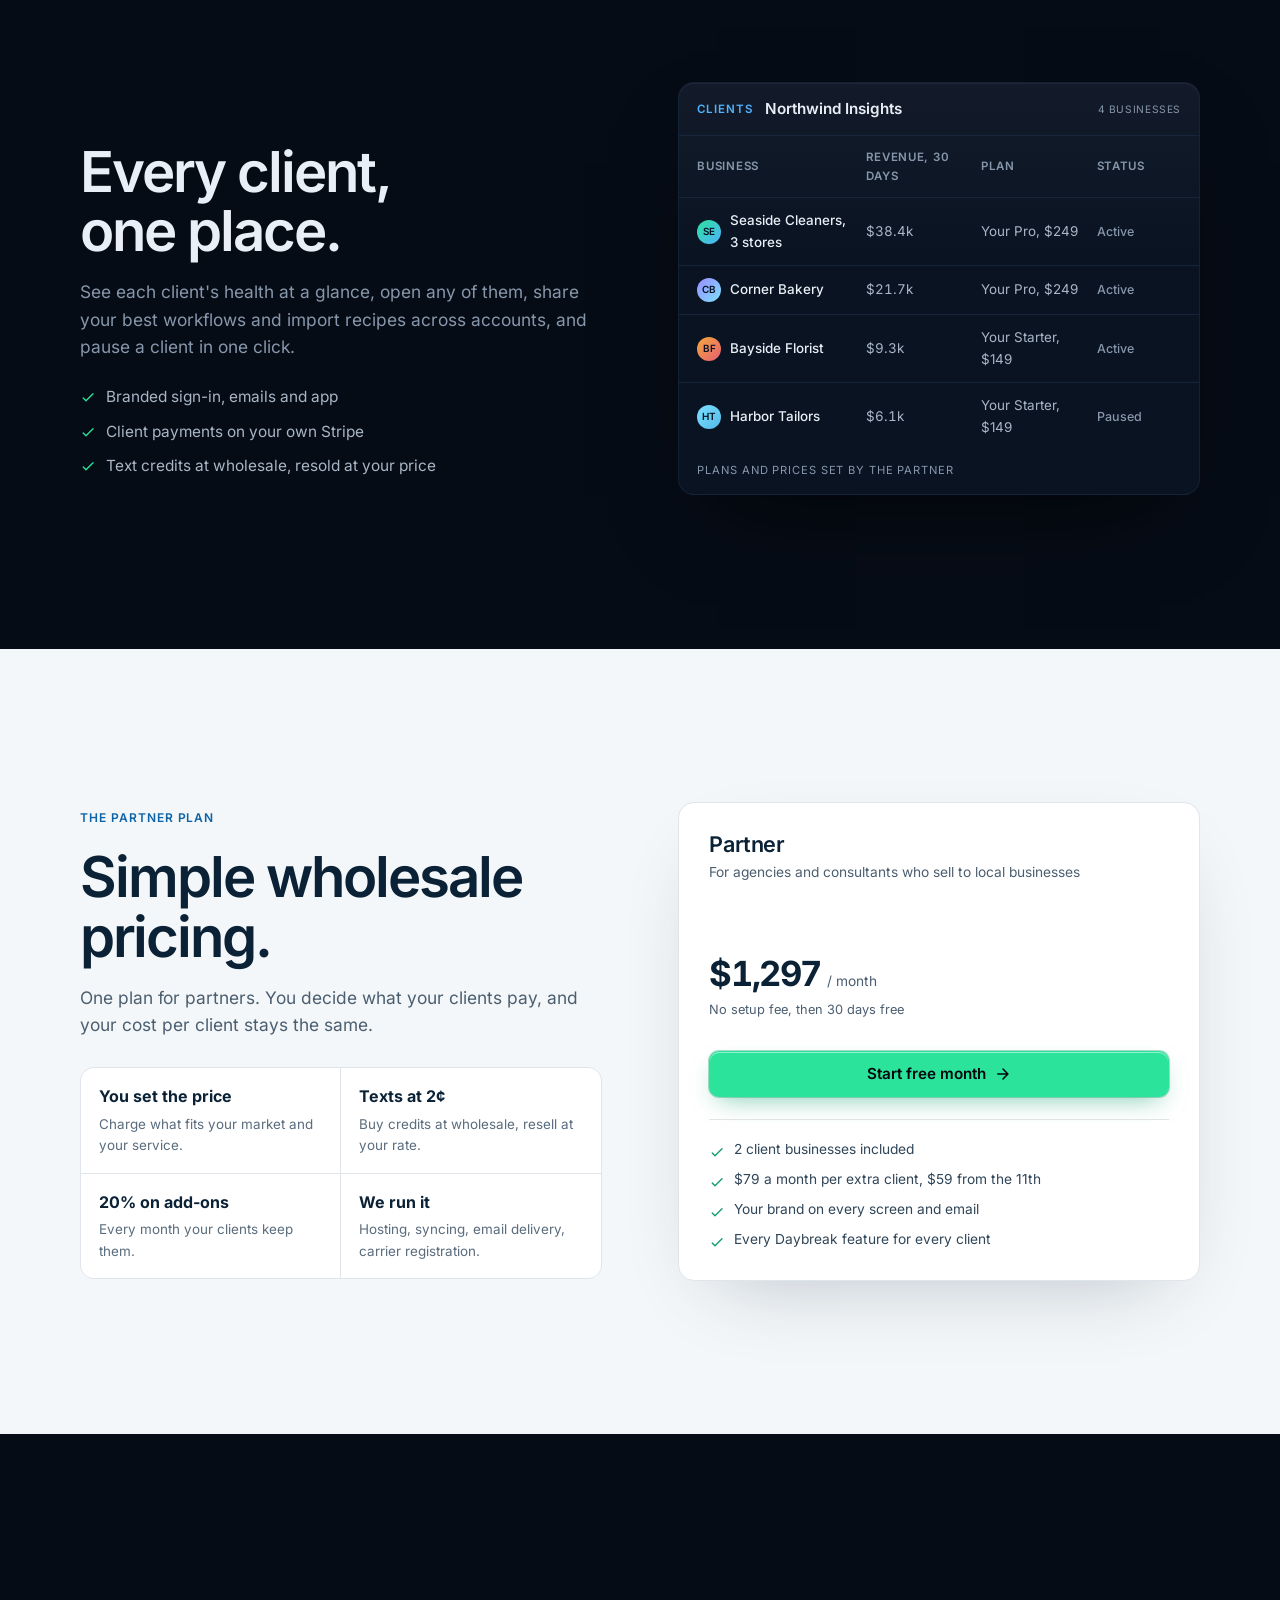
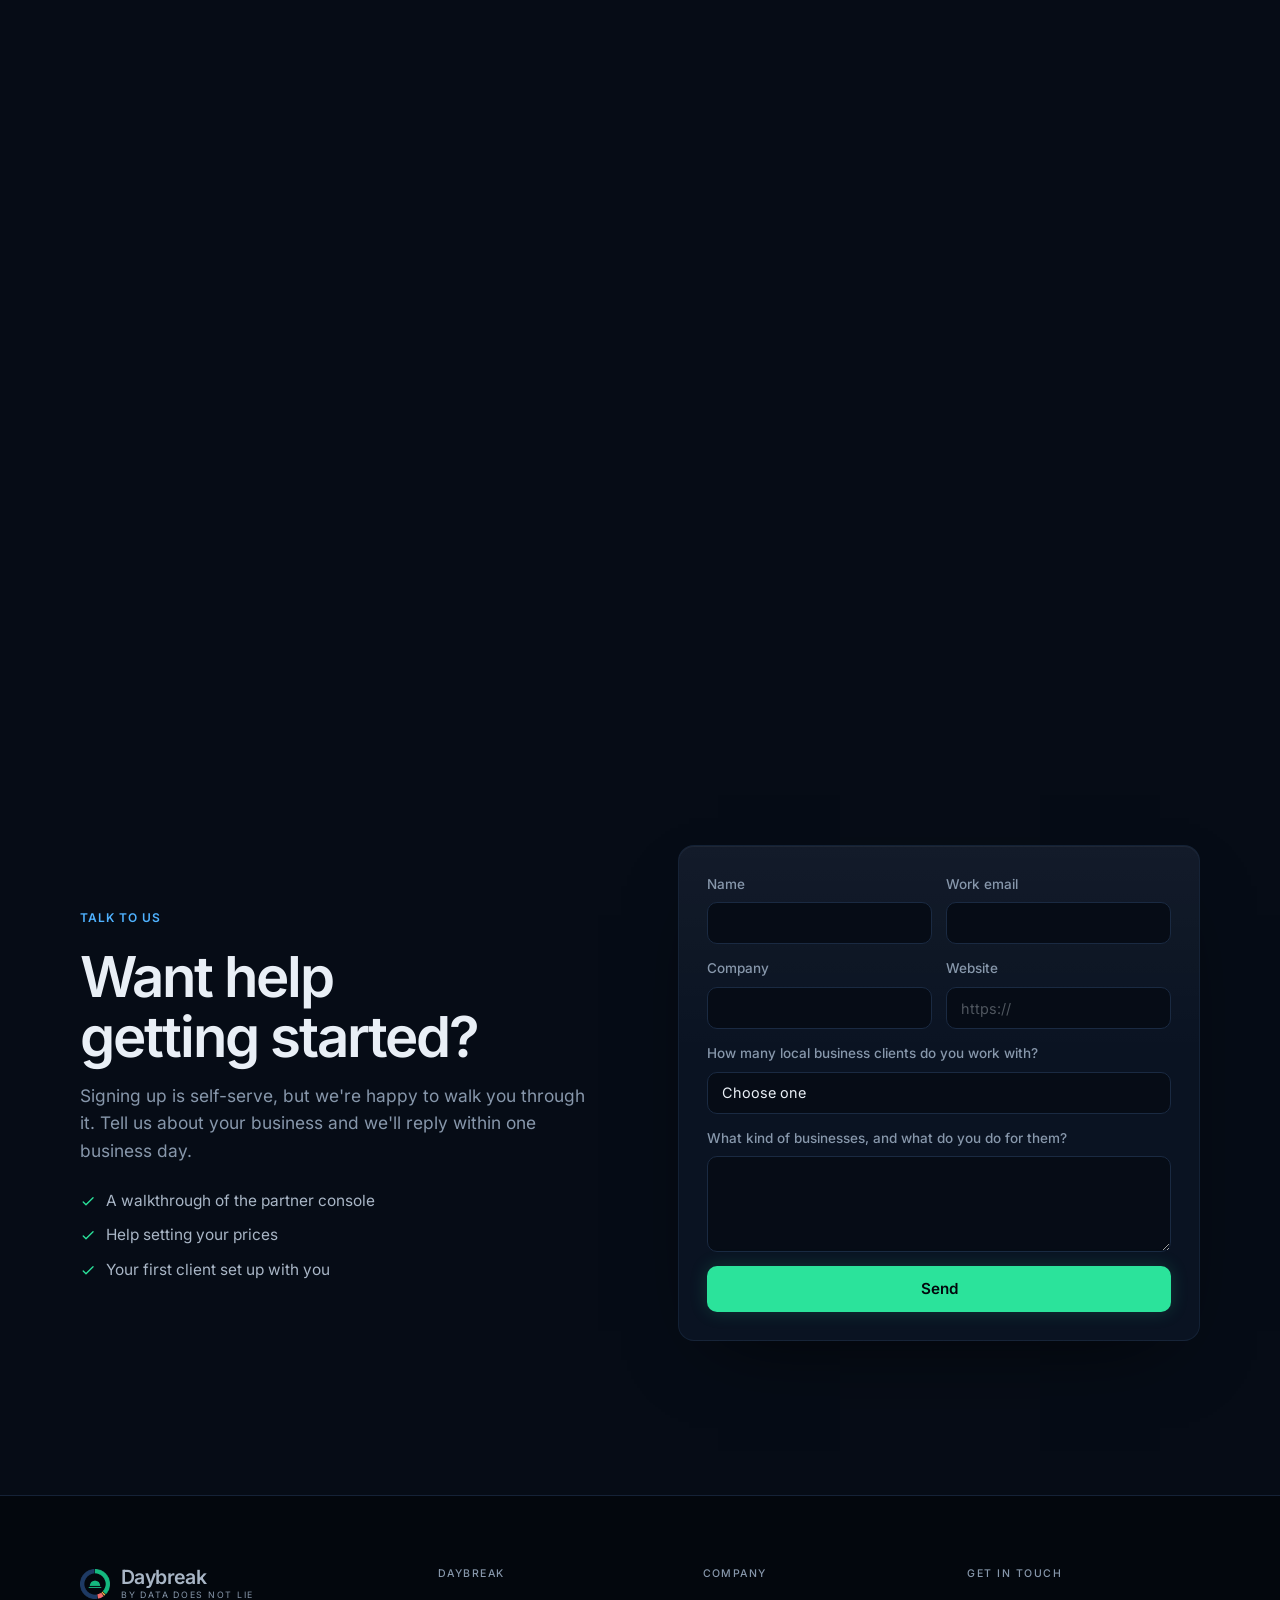
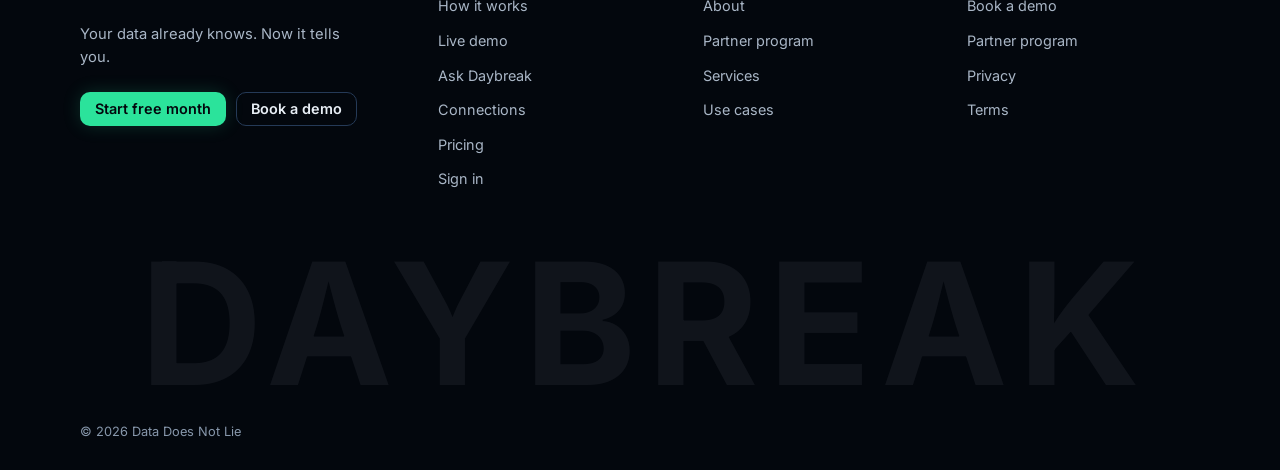
<file: partners.html>
<!DOCTYPE html>
<html lang="en" class="no-js">
<head>
<meta charset="UTF-8">
<meta name="viewport" content="width=device-width, initial-scale=1.0">
<title>Partner program: resell Daybreak under your brand | Data Does Not Lie</title>
<meta name="description" content="Sell an AI CRM to local businesses under your own brand. The Daybreak Partner plan is $297 a month with 2 client businesses included, your own prices, and 20% commission on add-ons your clients buy.">
<link rel="canonical" href="https://datadoesnotlie.com/partners.html">
<meta name="robots" content="index, follow, max-image-preview:large">
<meta name="theme-color" content="#071120">
<meta property="og:site_name" content="Data Does Not Lie">
<meta property="og:type" content="website">
<meta property="og:url" content="https://datadoesnotlie.com/partners.html">
<meta property="og:title" content="Resell Daybreak under your own brand">
<meta property="og:description" content="The Daybreak partner program for agencies and consultants: your brand, your prices, 20% commission on add-ons.">
<meta property="og:image" content="https://datadoesnotlie.com/assets/og-partners.jpg">
<meta name="twitter:card" content="summary_large_image">
<meta name="twitter:title" content="Resell Daybreak under your own brand">
<meta name="twitter:description" content="The Daybreak partner program for agencies and consultants: your brand, your prices, 20% commission on add-ons.">
<meta name="twitter:image" content="https://datadoesnotlie.com/assets/og-partners.jpg">
<link rel="icon" type="image/png" href="assets/daybreak-logo.png">
<link rel="preload" href="fonts/inter-latin-wght-normal.woff2" as="font" type="font/woff2" crossorigin>
<link rel="stylesheet" href="assets/site.min.css">
<script>document.documentElement.classList.remove("no-js")</script>
<!-- @jsonld -->
<script type="application/ld+json">{"@context":"https://schema.org","@graph":[{"@type":"Organization","@id":"https://datadoesnotlie.com/#org","name":"Data Does Not Lie","url":"https://datadoesnotlie.com/","logo":{"@type":"ImageObject","url":"https://datadoesnotlie.com/assets/daybreak-logo.png","width":512,"height":512},"slogan":"Your data already knows. Now it tells you.","founder":{"@id":"https://datadoesnotlie.com/#founder"}},{"@type":"FAQPage","mainEntity":[{"@type":"Question","name":"Marketing agencies serving local businesses","acceptedAnswer":{"@type":"Answer","text":"Add a CRM, reporting and automated follow-up to your retainers under your own brand, without building software."}},{"@type":"Question","name":"Consultants and fractional CMOs","acceptedAnswer":{"@type":"Answer","text":"Give clients a dashboard that shows the results of your work every month, and a daily list of what to do next."}},{"@type":"Question","name":"Software resellers and POS dealers","acceptedAnswer":{"@type":"Answer","text":"Bundle a customer marketing tool with the systems you already sell and support."}},{"@type":"Question","name":"When can I start?","acceptedAnswer":{"@type":"Answer","text":"Today. Sign up online, add your logo and colors, and create your first client. There is no setup fee, and the first 30 days are free."}},{"@type":"Question","name":"Do my clients know Daybreak is behind it?","acceptedAnswer":{"@type":"Answer","text":"No. With white label, your clients see your name, logo and colors when they sign in and in the emails they receive."}},{"@type":"Question","name":"Who supports my clients?","acceptedAnswer":{"@type":"Answer","text":"You do, as their main contact. We support you by email, with guides you can share."}},{"@type":"Question","name":"How does the commission work?","acceptedAnswer":{"@type":"Answer","text":"When a client of yours buys an add-on directly, you earn 20% of what they pay for it, every month they keep it."}},{"@type":"Question","name":"Can my clients text their customers?","acceptedAnswer":{"@type":"Answer","text":"Yes. Each client gets its own registered number. You buy text credits at wholesale and decide what to charge."}},{"@type":"Question","name":"Can my clients pay me online?","acceptedAnswer":{"@type":"Answer","text":"Yes. Connect your own Stripe account, set the monthly price and an optional setup fee, and share your signup link. Clients pay you directly, and their account is created and the owner invited the moment they pay. If a client cancels, their account pauses. We take no cut of those payments."}},{"@type":"Question","name":"Is there a minimum commitment?","acceptedAnswer":{"@type":"Answer","text":"No. The Partner plan is month to month, with no setup fee and 30 days free."}}]},{"@type":"BreadcrumbList","itemListElement":[{"@type":"ListItem","position":1,"name":"Home","item":"https://datadoesnotlie.com/"},{"@type":"ListItem","position":2,"name":"Partner program","item":"https://datadoesnotlie.com/partners.html"}]}]}</script>
<!-- /@jsonld -->
<!-- @analytics -->
<script async src="https://www.googletagmanager.com/gtag/js?id=G-PTXCDJXPX8"></script>
<script>window.dataLayer=window.dataLayer||[];function gtag(){dataLayer.push(arguments)}gtag("js",new Date());gtag("config","G-PTXCDJXPX8");(function(w,d,s,l,i){w[l].push({"gtm.start":new Date().getTime(),event:"gtm.js"});var f=d.getElementsByTagName(s)[0],j=d.createElement(s);j.async=true;j.src="https://www.googletagmanager.com/gtm.js?id="+i;f.parentNode.insertBefore(j,f)})(window,document,"script","dataLayer","GTM-N2T4PVSG");</script>
<!-- /@analytics -->
</head>
<body>
<!-- @header -->
<a class="skip" href="#main">Skip to content</a>
<header class="site-header">
  <div class="wrap bar">
    <a class="brand" href="index.html" aria-label="Daybreak by Data Does Not Lie, home">
      <img src="assets/daybreak-mark-96.png" alt="" width="30" height="30">
      <span class="words"><span class="name">Daybreak</span><span class="by">by Data Does Not Lie</span></span>
    </a>
    <nav class="nav" aria-label="Main">
      <div class="nav-item" data-menu>
        <button type="button" aria-expanded="false" aria-controls="menu-product">Product <svg class="chev" width="10" height="10" aria-hidden="true" viewBox="0 0 24 24" fill="currentColor"><path d="M15.88 9.29 12 13.17 8.12 9.29a.996.996 0 0 0-1.41 0c-.39.39-.39 1.02 0 1.41l4.59 4.59c.39.39 1.02.39 1.41 0l4.59-4.59c.39-.39.39-1.02 0-1.41-.39-.38-1.03-.39-1.42 0"/></svg></button>
        <div class="menu" id="menu-product">
          <div class="menu-grid">
            <div class="menu-links"><a href="index.html#how"><span class="mi"><svg width="16" height="16" aria-hidden="true" viewBox="0 0 24 24" fill="currentColor"><path d="m16.85 6.85 1.44 1.44-4.88 4.88-3.29-3.29a.996.996 0 0 0-1.41 0l-6 6.01c-.39.39-.39 1.02 0 1.41s1.02.39 1.41 0L9.41 12l3.29 3.29c.39.39 1.02.39 1.41 0l5.59-5.58 1.44 1.44c.31.31.85.09.85-.35V6.5c.01-.28-.21-.5-.49-.5h-4.29c-.45 0-.67.54-.36.85"/></svg></span><span><b>How it works</b><span>From your sales to a customer walking back in</span></span></a><a href="index.html#ask"><span class="mi"><svg width="16" height="16" aria-hidden="true" viewBox="0 0 24 24" fill="currentColor"><path d="M20 2H4c-1.1 0-2 .9-2 2v18l4-4h14c1.1 0 2-.9 2-2V4c0-1.1-.9-2-2-2"/></svg></span><span><b>Ask Daybreak</b><span>Chat with your own numbers</span></span></a><a href="index.html#mobile"><span class="mi"><svg width="16" height="16" aria-hidden="true" viewBox="0 0 24 24" fill="currentColor"><path d="M15.5 1h-8C6.12 1 5 2.12 5 3.5v17C5 21.88 6.12 23 7.5 23h8c1.38 0 2.5-1.12 2.5-2.5v-17C18 2.12 16.88 1 15.5 1m-4 21c-.83 0-1.5-.67-1.5-1.5s.67-1.5 1.5-1.5 1.5.67 1.5 1.5-.67 1.5-1.5 1.5m4.5-4H7V4h9z"/></svg></span><span><b>On your phone</b><span>Your morning brief, wherever you are</span></span></a><a href="index.html#features"><span class="mi"><svg width="16" height="16" aria-hidden="true" viewBox="0 0 24 24" fill="currentColor"><path d="m21.9 7.89-1.05-3.37c-.22-.9-1-1.52-1.91-1.52H5.05c-.9 0-1.69.63-1.9 1.52L2.1 7.89c-.46 1.97.85 3.11.9 3.17V19c0 1.1.9 2 2 2h14c1.1 0 2-.9 2-2v-7.94c1.12-1.12 1.09-2.41.9-3.17M13 5h1.96l.54 3.52c.09.71-.39 1.48-1.28 1.48-.67 0-1.22-.59-1.22-1.31zM6.44 8.86c-.08.65-.6 1.14-1.21 1.14-.93 0-1.35-.97-1.19-1.64L5.05 5h1.97zM11 8.69c0 .72-.55 1.31-1.29 1.31-.75 0-1.3-.7-1.22-1.48L9.04 5H11zM18.77 10c-.61 0-1.14-.49-1.21-1.14L16.98 5l1.93-.01 1.05 3.37c.16.67-.25 1.64-1.19 1.64"/></svg></span><span><b>Many stores</b><span>Every location, side by side</span></span></a><a href="index.html#integrations"><span class="mi"><svg width="16" height="16" aria-hidden="true" viewBox="0 0 24 24" fill="currentColor"><path d="M8.4 18.2c.38.5.6 1.12.6 1.8 0 1.66-1.34 3-3 3s-3-1.34-3-3 1.34-3 3-3c.44 0 .85.09 1.23.26l1.41-1.77c-.92-1.03-1.29-2.39-1.09-3.69l-2.03-.68c-.54.83-1.46 1.38-2.52 1.38-1.66 0-3-1.34-3-3s1.34-3 3-3 3 1.34 3 3c0 .07 0 .14-.01.21l2.03.68c.64-1.21 1.82-2.09 3.22-2.32V5.91C9.96 5.57 9 4.4 9 3c0-1.66 1.34-3 3-3s3 1.34 3 3c0 1.4-.96 2.57-2.25 2.91v2.16c1.4.23 2.58 1.11 3.22 2.32L18 9.71V9.5c0-1.66 1.34-3 3-3s3 1.34 3 3-1.34 3-3 3c-1.06 0-1.98-.55-2.52-1.37l-2.03.68c.2 1.29-.16 2.65-1.09 3.69l1.41 1.77Q17.34 17 18 17c1.66 0 3 1.34 3 3s-1.34 3-3 3-3-1.34-3-3c0-.68.22-1.3.6-1.8l-1.41-1.77c-1.35.75-3.01.76-4.37 0z"/></svg></span><span><b>Connections</b><span>Square, CSV, your POS and your AI</span></span></a></div>
            <a class="menu-feature" href="https://daybreak.datadoesnotlie.com/demo" data-track="open_demo"><img src="assets/app-dashboard.webp" alt="" width="320" height="200" loading="lazy"><b>Try the live demo</b><span>Explore a sample business, no sign-up</span></a>
          </div>
        </div>
      </div>
      <a href="pricing.html">Pricing</a>
      <a href="partners.html" aria-current="page">Partners</a>
      <div class="nav-item" data-menu>
        <button type="button" aria-expanded="false" aria-controls="menu-company">Company <svg class="chev" width="10" height="10" aria-hidden="true" viewBox="0 0 24 24" fill="currentColor"><path d="M15.88 9.29 12 13.17 8.12 9.29a.996.996 0 0 0-1.41 0c-.39.39-.39 1.02 0 1.41l4.59 4.59c.39.39 1.02.39 1.41 0l4.59-4.59c.39-.39.39-1.02 0-1.41-.39-.38-1.03-.39-1.42 0"/></svg></button>
        <div class="menu menu-wide" id="menu-company"><div class="menu-grid one"><div class="menu-links"><a href="index.html#about"><span class="mi"><svg width="16" height="16" aria-hidden="true" viewBox="0 0 24 24" fill="currentColor"><path d="M12 12c2.21 0 4-1.79 4-4s-1.79-4-4-4-4 1.79-4 4 1.79 4 4 4m0 2c-2.67 0-8 1.34-8 4v1c0 .55.45 1 1 1h14c.55 0 1-.45 1-1v-1c0-2.66-5.33-4-8-4"/></svg></span><span><b>About</b><span>Who builds Daybreak</span></span></a><a href="blog.html"><span class="mi"><svg width="16" height="16" aria-hidden="true" viewBox="0 0 24 24" fill="currentColor"><path d="M17.5 4.5c-1.95 0-4.05.4-5.5 1.5-1.45-1.1-3.55-1.5-5.5-1.5-1.45 0-2.99.22-4.28.79C1.49 5.62 1 6.33 1 7.14v11.28c0 1.3 1.22 2.26 2.48 1.94.98-.25 2.02-.36 3.02-.36 1.56 0 3.22.26 4.56.92.6.3 1.28.3 1.87 0 1.34-.67 3-.92 4.56-.92 1 0 2.04.11 3.02.36 1.26.33 2.48-.63 2.48-1.94V7.14c0-.81-.49-1.52-1.22-1.85-1.28-.57-2.82-.79-4.27-.79M21 17.23c0 .63-.58 1.09-1.2.98-.75-.14-1.53-.2-2.3-.2-1.7 0-4.15.65-5.5 1.5V8c1.35-.85 3.8-1.5 5.5-1.5.92 0 1.83.09 2.7.28.46.1.8.51.8.98z"/><path d="M13.98 11.01c-.32 0-.61-.2-.71-.52-.13-.39.09-.82.48-.94 1.54-.5 3.53-.66 5.36-.45.41.05.71.42.66.83s-.42.71-.83.66c-1.62-.19-3.39-.04-4.73.39-.08.01-.16.03-.23.03m0 2.66c-.32 0-.61-.2-.71-.52-.13-.39.09-.82.48-.94 1.53-.5 3.53-.66 5.36-.45.41.05.71.42.66.83s-.42.71-.83.66c-1.62-.19-3.39-.04-4.73.39-.08.02-.16.03-.23.03m0 2.66c-.32 0-.61-.2-.71-.52-.13-.39.09-.82.48-.94 1.53-.5 3.53-.66 5.36-.45.41.05.71.42.66.83s-.42.7-.83.66c-1.62-.19-3.39-.04-4.73.39-.08.02-.16.03-.23.03"/></svg></span><span><b>Use cases</b><span>Real work, written up</span></span></a><a href="index.html#services"><span class="mi"><svg width="16" height="16" aria-hidden="true" viewBox="0 0 24 24" fill="currentColor"><path d="M8.7 15.9 4.8 12l3.9-3.9c.39-.39.39-1.01 0-1.4a.984.984 0 0 0-1.4 0l-4.59 4.59c-.39.39-.39 1.02 0 1.41l4.59 4.6c.39.39 1.01.39 1.4 0s.39-1.01 0-1.4m6.6 0 3.9-3.9-3.9-3.9a.984.984 0 0 1 0-1.4c.39-.39 1.01-.39 1.4 0l4.59 4.59c.39.39.39 1.02 0 1.41l-4.59 4.6c-.39.39-1.01.39-1.4 0a.984.984 0 0 1 0-1.4"/></svg></span><span><b>Custom development</b><span>Software built on your own data</span></span></a><a href="index.html#services"><span class="mi"><svg width="16" height="16" aria-hidden="true" viewBox="0 0 24 24" fill="currentColor"><path d="M11.99 2C6.47 2 2 6.48 2 12s4.47 10 9.99 10C17.52 22 22 17.52 22 12S17.52 2 11.99 2m6.93 6h-2.95c-.32-1.25-.78-2.45-1.38-3.56 1.84.63 3.37 1.91 4.33 3.56M12 4.04c.83 1.2 1.48 2.53 1.91 3.96h-3.82c.43-1.43 1.08-2.76 1.91-3.96M4.26 14C4.1 13.36 4 12.69 4 12s.1-1.36.26-2h3.38c-.08.66-.14 1.32-.14 2s.06 1.34.14 2zm.82 2h2.95c.32 1.25.78 2.45 1.38 3.56-1.84-.63-3.37-1.9-4.33-3.56m2.95-8H5.08c.96-1.66 2.49-2.93 4.33-3.56C8.81 5.55 8.35 6.75 8.03 8M12 19.96c-.83-1.2-1.48-2.53-1.91-3.96h3.82c-.43 1.43-1.08 2.76-1.91 3.96M14.34 14H9.66c-.09-.66-.16-1.32-.16-2s.07-1.35.16-2h4.68c.09.65.16 1.32.16 2s-.07 1.34-.16 2m.25 5.56c.6-1.11 1.06-2.31 1.38-3.56h2.95c-.96 1.65-2.49 2.93-4.33 3.56M16.36 14c.08-.66.14-1.32.14-2s-.06-1.34-.14-2h3.38c.16.64.26 1.31.26 2s-.1 1.36-.26 2z"/></svg></span><span><b>Website development</b><span>Fast sites with AEO built in</span></span></a><a href="index.html#demo"><span class="mi"><svg width="16" height="16" aria-hidden="true" viewBox="0 0 24 24" fill="currentColor"><path d="M20 4H4c-1.1 0-2 .9-2 2v12c0 1.1.9 2 2 2h16c1.1 0 2-.9 2-2V6c0-1.1-.9-2-2-2m-.4 4.25-6.54 4.09c-.65.41-1.47.41-2.12 0L4.4 8.25c-.25-.16-.4-.43-.4-.72 0-.67.73-1.07 1.3-.72L12 11l6.7-4.19c.57-.35 1.3.05 1.3.72 0 .29-.15.56-.4.72"/></svg></span><span><b>Contact</b><span>Book a call with us</span></span></a></div></div></div>
      </div>
    </nav>
    <div class="header-cta">
      <a class="signin" href="sign-in.html">Sign in</a>
      <a class="btn btn-ghost hdr-demo" href="index.html#demo">Book a demo</a>
      <a class="btn btn-primary" href="pricing.html">Start free month</a>
    </div>
    <button class="menu-btn" type="button" aria-label="Menu" aria-expanded="false" aria-controls="mobile-nav"><span></span></button>
  </div>
  <div class="mobile-nav" id="mobile-nav">
    <div class="group"><span>Daybreak</span><a href="https://daybreak.datadoesnotlie.com/demo">Try the live demo</a><a href="index.html#how">How it works</a><a href="index.html#ask">Ask Daybreak</a><a href="index.html#mobile">On your phone</a><a href="index.html#features">Many stores</a><a href="index.html#integrations">Connections</a><a href="pricing.html">Pricing</a><a href="partners.html">Partner program</a></div>
    <div class="group"><span>Data Does Not Lie</span><a href="index.html#about">About</a><a href="blog.html">Use cases</a><a href="index.html#services">Services</a><a href="sign-in.html">Sign in</a></div>
    <div class="cta-row"><a class="btn btn-ghost" href="index.html#demo">Book a demo</a><a class="btn btn-primary" href="pricing.html">Start free month</a></div>
  </div>
</header>
<!-- /@header -->

<main id="main" class="flush">
  <section class="sky" aria-labelledby="pt-title">
    <div class="top-edge" aria-hidden="true"></div>
    <div class="sky-layer" aria-hidden="true"><div class="grid"></div><div class="light l1"></div><div class="light l2"></div><div class="light l3"></div><div class="grain"></div></div>
    <div class="wrap partner-hero">
      <div>
        <span class="kicker reveal">Partner program</span>
        <h1 id="pt-title" class="h1 reveal d1" style="font-size:clamp(2.6rem,5vw,4.4rem);margin-top:22px">Sell an AI CRM <span style="color:#56667b">under your own name.</span></h1>
        <p class="lede reveal d2" style="margin-top:22px">For agencies, consultants and marketers who serve local businesses. Put your logo on Daybreak, set your own prices and keep the client relationship. We build and run the software.</p>
        <div class="hero-ctas reveal d3" style="justify-content:flex-start"><a class="btn btn-primary btn-lg" href="https://daybreak.datadoesnotlie.com/api/billing/checkout?plan=partner">Start free month <svg class="arrow" width="18" height="18" aria-hidden="true" viewBox="0 0 24 24" fill="currentColor"><path d="M5 13h11.17l-4.88 4.88c-.39.39-.39 1.03 0 1.42s1.02.39 1.41 0l6.59-6.59c.39-.39.39-1.02 0-1.41l-6.58-6.6a.996.996 0 0 0-1.41 0c-.39.39-.39 1.02 0 1.41L16.17 11H5c-.55 0-1 .45-1 1s.45 1 1 1"/></svg></a><a class="btn btn-ghost btn-lg" href="#how">How it works</a></div>
        <p class="hero-note reveal d4">Sign up online in minutes. No setup fee, and your first 30 days are free.</p>
      </div>
      <div class="reveal d2">
        <div class="wl wl-lg" data-wl aria-hidden="true">
          <div class="wl-top"><span class="wl-logo" data-wl-logo>D</span><span class="wl-name" data-wl-name>Daybreak</span><span class="wl-url" data-wl-url>daybreak.datadoesnotlie.com</span></div>
          <div class="wl-body">
            <div class="wl-side"><span class="on">Dashboard</span><span>Insights</span><span>Customers</span><span>Workflows</span><span>Reports</span><span>Ask</span></div>
            <div class="wl-main">
              <div class="t5" data-wl-client>Seaside Cleaners, 3 stores</div>
              <div class="wl-k"><div><small>Revenue, 30 days</small><b>$38.4k</b></div><div><small>Active customers</small><b>1,078</b></div><div><small>Orders</small><b>978</b></div><div><small>New customers</small><b>57</b></div></div>
              <div class="wl-bars"><i style="height:40%"></i><i style="height:55%"></i><i style="height:48%"></i><i style="height:66%"></i><i style="height:58%"></i><i style="height:74%"></i><i style="height:69%"></i><i style="height:88%"></i><i style="height:80%"></i><i style="height:92%"></i></div>
            </div>
          </div>
        </div>
        <p class="fig" style="justify-content:center"><span>The same app under three brands.</span></p>
      </div>
    </div>
  </section>

  <section class="section" id="how" aria-labelledby="how-title">
    <div class="wrap">
      <div class="section-head">
        <span class="kicker reveal">How it works</span>
        <h2 id="how-title" class="h2 two-tone reveal d1" style="margin-top:18px">Your brand in front. <span>Our software behind it.</span></h2>
      </div>
      <div class="steps3 reveal d2">
        <div><span class="sn">1</span><h3>Make it yours</h3><p>Add your logo and colors, and use your own web address or a free one on storeportal.app. Your clients sign in to your brand.</p></div>
        <div><span class="sn">2</span><h3>Add your clients</h3><p>Create a business for each client, connect their Square or upload their sales, and switch between them from one console.</p></div>
        <div><span class="sn">3</span><h3>Get paid your way</h3><p>Bill clients yourself, or connect your Stripe and share a signup link: they pay you and their account is set up on the spot.</p></div>
      </div>
    </div>
  </section>

  <section class="section deep" aria-labelledby="console-title">
    <div class="wrap partner-split">
      <div>
        <span class="kicker reveal">The partner console</span>
        <h2 id="console-title" class="h2 reveal d1" style="margin-top:18px">Every client, one place.</h2>
        <p class="lede reveal d2" style="margin-top:18px">See each client's health at a glance, open any of them, share your best workflows and import recipes across accounts, and pause a client in one click.</p>
        <ul class="ticks reveal d3" style="margin-top:24px"><li><svg class="check" aria-hidden="true" viewBox="0 0 24 24" fill="currentColor"><path d="M9 16.17 5.53 12.7a.996.996 0 0 0-1.41 0c-.39.39-.39 1.02 0 1.41l4.18 4.18c.39.39 1.02.39 1.41 0L20.29 7.71c.39-.39.39-1.02 0-1.41a.996.996 0 0 0-1.41 0z"/></svg>Branded sign-in, emails and app</li><li><svg class="check" aria-hidden="true" viewBox="0 0 24 24" fill="currentColor"><path d="M9 16.17 5.53 12.7a.996.996 0 0 0-1.41 0c-.39.39-.39 1.02 0 1.41l4.18 4.18c.39.39 1.02.39 1.41 0L20.29 7.71c.39-.39.39-1.02 0-1.41a.996.996 0 0 0-1.41 0z"/></svg>Client payments on your own Stripe</li><li><svg class="check" aria-hidden="true" viewBox="0 0 24 24" fill="currentColor"><path d="M9 16.17 5.53 12.7a.996.996 0 0 0-1.41 0c-.39.39-.39 1.02 0 1.41l4.18 4.18c.39.39 1.02.39 1.41 0L20.29 7.71c.39-.39.39-1.02 0-1.41a.996.996 0 0 0-1.41 0z"/></svg>Text credits at wholesale, resold at your price</li></ul>
      </div>
      <div class="ui reveal d2" data-anim>
        <div class="ui-head"><span class="k">Clients</span><span class="t">Northwind Insights</span><span class="r">4 businesses</span></div>
        <div class="ui-body" style="padding:0">
          <div class="client-row head"><span>Business</span><span>Revenue, 30 days</span><span>Plan</span><span>Status</span></div>
          <div class="client-row st" style="--t:.1s"><span class="who"><span class="ava">SE</span>Seaside Cleaners, 3 stores</span><span class="num">$38.4k</span><span>Your Pro, $249</span><span><span class="status live">Active</span></span></div>
          <div class="client-row st" style="--t:.2s"><span class="who"><span class="ava b">CB</span>Corner Bakery</span><span class="num">$21.7k</span><span>Your Pro, $249</span><span><span class="status live">Active</span></span></div>
          <div class="client-row st" style="--t:.3s"><span class="who"><span class="ava c">BF</span>Bayside Florist</span><span class="num">$9.3k</span><span>Your Starter, $149</span><span><span class="status live">Active</span></span></div>
          <div class="client-row st" style="--t:.4s"><span class="who"><span class="ava d">HT</span>Harbor Tailors</span><span class="num">$6.1k</span><span>Your Starter, $149</span><span><span class="status soon">Paused</span></span></div>
        </div>
        <div class="fig" style="padding:0 18px 14px"><span>Plans and prices set by the partner</span></div>
      </div>
    </div>
  </section>

  <section class="paper section" aria-labelledby="plan-title">
    <div class="wrap partner-split">
      <div>
        <span class="kicker reveal">The Partner plan</span>
        <h2 id="plan-title" class="h2 reveal d1" style="margin-top:18px">Simple wholesale pricing.</h2>
        <p class="lede reveal d2" style="margin-top:18px">One plan for partners. You decide what your clients pay, and your cost per client stays the same.</p>
        <div class="econ reveal d3">
          <div><b>You set the price</b><span>Charge what fits your market and your service.</span></div>
          <div><b>Texts at <!-- @partner-text -->
2¢
<!-- /@partner-text --></b><span>Buy credits at wholesale, resell at your rate.</span></div>
          <div><b>20% on add-ons</b><span>Every month your clients keep them.</span></div>
          <div><b>We run it</b><span>Hosting, syncing, email delivery, carrier registration.</span></div>
        </div>
      </div>
      <article class="plan partner-card reveal d2">
        <h3>Partner</h3>
        <p class="for">For agencies and consultants who sell to local businesses</p>
        <div class="price"><span class="amt"><!-- @partner-price -->
$1,297
<!-- /@partner-price --></span><span class="per">/ month</span></div>
        <p class="setup">No setup fee, then 30 days free</p>
        <a class="btn btn-primary btn-block btn-lg" href="https://daybreak.datadoesnotlie.com/api/billing/checkout?plan=partner">Start free month <svg class="arrow" width="18" height="18" aria-hidden="true" viewBox="0 0 24 24" fill="currentColor"><path d="M5 13h11.17l-4.88 4.88c-.39.39-.39 1.03 0 1.42s1.02.39 1.41 0l6.59-6.59c.39-.39.39-1.02 0-1.41l-6.58-6.6a.996.996 0 0 0-1.41 0c-.39.39-.39 1.02 0 1.41L16.17 11H5c-.55 0-1 .45-1 1s.45 1 1 1"/></svg></a>
        <ul>
          <li><svg class="check" aria-hidden="true" viewBox="0 0 24 24" fill="currentColor"><path d="M9 16.17 5.53 12.7a.996.996 0 0 0-1.41 0c-.39.39-.39 1.02 0 1.41l4.18 4.18c.39.39 1.02.39 1.41 0L20.29 7.71c.39-.39.39-1.02 0-1.41a.996.996 0 0 0-1.41 0z"/></svg><span><!-- @partner-clients -->
2
<!-- /@partner-clients --> client businesses included</span></li>
          <li><svg class="check" aria-hidden="true" viewBox="0 0 24 24" fill="currentColor"><path d="M9 16.17 5.53 12.7a.996.996 0 0 0-1.41 0c-.39.39-.39 1.02 0 1.41l4.18 4.18c.39.39 1.02.39 1.41 0L20.29 7.71c.39-.39.39-1.02 0-1.41a.996.996 0 0 0-1.41 0z"/></svg><span><!-- @partner-extra -->
$79
<!-- /@partner-extra --> a month per extra client, <!-- @partner-extra11 -->
$59
<!-- /@partner-extra11 --> from the 11th</span></li>
          <li><svg class="check" aria-hidden="true" viewBox="0 0 24 24" fill="currentColor"><path d="M9 16.17 5.53 12.7a.996.996 0 0 0-1.41 0c-.39.39-.39 1.02 0 1.41l4.18 4.18c.39.39 1.02.39 1.41 0L20.29 7.71c.39-.39.39-1.02 0-1.41a.996.996 0 0 0-1.41 0z"/></svg><span>Your brand on every screen and email</span></li>
          <li><svg class="check" aria-hidden="true" viewBox="0 0 24 24" fill="currentColor"><path d="M9 16.17 5.53 12.7a.996.996 0 0 0-1.41 0c-.39.39-.39 1.02 0 1.41l4.18 4.18c.39.39 1.02.39 1.41 0L20.29 7.71c.39-.39.39-1.02 0-1.41a.996.996 0 0 0-1.41 0z"/></svg><span>Every Daybreak feature for every client</span></li>
        </ul>
      </article>
    </div>
  </section>

  <section class="section" id="faq" aria-labelledby="pfaq-title">
    <div class="wrap faq-grid">
      <div>
        <span class="kicker reveal">Who it's for</span>
        <h2 class="h2 reveal d1" style="margin-top:18px">Built for people who serve local businesses.</h2>
        <div class="faq reveal d2" style="margin-top:28px">
        <details><summary>Marketing agencies serving local businesses<span class="pm" aria-hidden="true"><svg  aria-hidden="true" viewBox="0 0 24 24" fill="currentColor"><path d="M15.88 9.29 12 13.17 8.12 9.29a.996.996 0 0 0-1.41 0c-.39.39-.39 1.02 0 1.41l4.59 4.59c.39.39 1.02.39 1.41 0l4.59-4.59c.39-.39.39-1.02 0-1.41-.39-.38-1.03-.39-1.42 0"/></svg></span></summary><div class="answer"><p>Add a CRM, reporting and automated follow-up to your retainers under your own brand, without building software.</p></div></details>
        <details><summary>Consultants and fractional CMOs<span class="pm" aria-hidden="true"><svg  aria-hidden="true" viewBox="0 0 24 24" fill="currentColor"><path d="M15.88 9.29 12 13.17 8.12 9.29a.996.996 0 0 0-1.41 0c-.39.39-.39 1.02 0 1.41l4.59 4.59c.39.39 1.02.39 1.41 0l4.59-4.59c.39-.39.39-1.02 0-1.41-.39-.38-1.03-.39-1.42 0"/></svg></span></summary><div class="answer"><p>Give clients a dashboard that shows the results of your work every month, and a daily list of what to do next.</p></div></details>
        <details><summary>Software resellers and POS dealers<span class="pm" aria-hidden="true"><svg  aria-hidden="true" viewBox="0 0 24 24" fill="currentColor"><path d="M15.88 9.29 12 13.17 8.12 9.29a.996.996 0 0 0-1.41 0c-.39.39-.39 1.02 0 1.41l4.59 4.59c.39.39 1.02.39 1.41 0l4.59-4.59c.39-.39.39-1.02 0-1.41-.39-.38-1.03-.39-1.42 0"/></svg></span></summary><div class="answer"><p>Bundle a customer marketing tool with the systems you already sell and support.</p></div></details>
      </div>
      </div>
      <div>
        <h2 id="pfaq-title" class="h3 reveal" style="margin-bottom:20px">Partner questions</h2>
        <div class="faq reveal d1">
        <details><summary>When can I start?<span class="pm" aria-hidden="true"><svg  aria-hidden="true" viewBox="0 0 24 24" fill="currentColor"><path d="M15.88 9.29 12 13.17 8.12 9.29a.996.996 0 0 0-1.41 0c-.39.39-.39 1.02 0 1.41l4.59 4.59c.39.39 1.02.39 1.41 0l4.59-4.59c.39-.39.39-1.02 0-1.41-.39-.38-1.03-.39-1.42 0"/></svg></span></summary><div class="answer"><p>Today. Sign up online, add your logo and colors, and create your first client. There is no setup fee, and the first 30 days are free.</p></div></details>
        <details><summary>Do my clients know Daybreak is behind it?<span class="pm" aria-hidden="true"><svg  aria-hidden="true" viewBox="0 0 24 24" fill="currentColor"><path d="M15.88 9.29 12 13.17 8.12 9.29a.996.996 0 0 0-1.41 0c-.39.39-.39 1.02 0 1.41l4.59 4.59c.39.39 1.02.39 1.41 0l4.59-4.59c.39-.39.39-1.02 0-1.41-.39-.38-1.03-.39-1.42 0"/></svg></span></summary><div class="answer"><p>No. With white label, your clients see your name, logo and colors when they sign in and in the emails they receive.</p></div></details>
        <details><summary>Who supports my clients?<span class="pm" aria-hidden="true"><svg  aria-hidden="true" viewBox="0 0 24 24" fill="currentColor"><path d="M15.88 9.29 12 13.17 8.12 9.29a.996.996 0 0 0-1.41 0c-.39.39-.39 1.02 0 1.41l4.59 4.59c.39.39 1.02.39 1.41 0l4.59-4.59c.39-.39.39-1.02 0-1.41-.39-.38-1.03-.39-1.42 0"/></svg></span></summary><div class="answer"><p>You do, as their main contact. We support you by email, with guides you can share.</p></div></details>
        <details><summary>How does the commission work?<span class="pm" aria-hidden="true"><svg  aria-hidden="true" viewBox="0 0 24 24" fill="currentColor"><path d="M15.88 9.29 12 13.17 8.12 9.29a.996.996 0 0 0-1.41 0c-.39.39-.39 1.02 0 1.41l4.59 4.59c.39.39 1.02.39 1.41 0l4.59-4.59c.39-.39.39-1.02 0-1.41-.39-.38-1.03-.39-1.42 0"/></svg></span></summary><div class="answer"><p>When a client of yours buys an add-on directly, you earn 20% of what they pay for it, every month they keep it.</p></div></details>
        <details><summary>Can my clients text their customers?<span class="pm" aria-hidden="true"><svg  aria-hidden="true" viewBox="0 0 24 24" fill="currentColor"><path d="M15.88 9.29 12 13.17 8.12 9.29a.996.996 0 0 0-1.41 0c-.39.39-.39 1.02 0 1.41l4.59 4.59c.39.39 1.02.39 1.41 0l4.59-4.59c.39-.39.39-1.02 0-1.41-.39-.38-1.03-.39-1.42 0"/></svg></span></summary><div class="answer"><p>Yes. Each client gets its own registered number. You buy text credits at wholesale and decide what to charge.</p></div></details>
        <details><summary>Can my clients pay me online?<span class="pm" aria-hidden="true"><svg  aria-hidden="true" viewBox="0 0 24 24" fill="currentColor"><path d="M15.88 9.29 12 13.17 8.12 9.29a.996.996 0 0 0-1.41 0c-.39.39-.39 1.02 0 1.41l4.59 4.59c.39.39 1.02.39 1.41 0l4.59-4.59c.39-.39.39-1.02 0-1.41-.39-.38-1.03-.39-1.42 0"/></svg></span></summary><div class="answer"><p>Yes. Connect your own Stripe account, set the monthly price and an optional setup fee, and share your signup link. Clients pay you directly, and their account is created and the owner invited the moment they pay. If a client cancels, their account pauses. We take no cut of those payments.</p></div></details>
        <details><summary>Is there a minimum commitment?<span class="pm" aria-hidden="true"><svg  aria-hidden="true" viewBox="0 0 24 24" fill="currentColor"><path d="M15.88 9.29 12 13.17 8.12 9.29a.996.996 0 0 0-1.41 0c-.39.39-.39 1.02 0 1.41l4.59 4.59c.39.39 1.02.39 1.41 0l4.59-4.59c.39-.39.39-1.02 0-1.41-.39-.38-1.03-.39-1.42 0"/></svg></span></summary><div class="answer"><p>No. The Partner plan is month to month, with no setup fee and 30 days free.</p></div></details>
      </div>
      </div>
    </div>
  </section>

  <section class="section deep" id="apply" aria-labelledby="apply-title">
    <div class="wrap lead">
      <div class="reveal">
        <span class="kicker">Talk to us</span>
        <h2 id="apply-title" class="h2" style="margin-top:18px">Want help getting started?</h2>
        <p class="lede" style="margin-top:16px">Signing up is self-serve, but we're happy to walk you through it. Tell us about your business and we'll reply within one business day.</p>
        <ul class="ticks" style="margin-top:24px"><li><svg class="check" aria-hidden="true" viewBox="0 0 24 24" fill="currentColor"><path d="M9 16.17 5.53 12.7a.996.996 0 0 0-1.41 0c-.39.39-.39 1.02 0 1.41l4.18 4.18c.39.39 1.02.39 1.41 0L20.29 7.71c.39-.39.39-1.02 0-1.41a.996.996 0 0 0-1.41 0z"/></svg>A walkthrough of the partner console</li><li><svg class="check" aria-hidden="true" viewBox="0 0 24 24" fill="currentColor"><path d="M9 16.17 5.53 12.7a.996.996 0 0 0-1.41 0c-.39.39-.39 1.02 0 1.41l4.18 4.18c.39.39 1.02.39 1.41 0L20.29 7.71c.39-.39.39-1.02 0-1.41a.996.996 0 0 0-1.41 0z"/></svg>Help setting your prices</li><li><svg class="check" aria-hidden="true" viewBox="0 0 24 24" fill="currentColor"><path d="M9 16.17 5.53 12.7a.996.996 0 0 0-1.41 0c-.39.39-.39 1.02 0 1.41l4.18 4.18c.39.39 1.02.39 1.41 0L20.29 7.71c.39-.39.39-1.02 0-1.41a.996.996 0 0 0-1.41 0z"/></svg>Your first client set up with you</li></ul>
      </div>
      <form class="form-card reveal d1" data-lead="partner" novalidate>
        <div class="row2">
          <div class="field"><label for="p-name">Name</label><input id="p-name" name="name" autocomplete="name" required></div>
          <div class="field"><label for="p-email">Work email</label><input id="p-email" name="email" type="email" autocomplete="email" required></div>
        </div>
        <div class="row2">
          <div class="field"><label for="p-company">Company</label><input id="p-company" name="company" autocomplete="organization" required></div>
          <div class="field"><label for="p-website">Website</label><input id="p-website" name="website" type="url" placeholder="https://"></div>
        </div>
        <div class="field"><label for="p-clients">How many local business clients do you work with?</label><select id="p-clients" name="clients"><option value="">Choose one</option><option>1 to 5</option><option>6 to 20</option><option>21 to 50</option><option>More than 50</option></select></div>
        <div class="field"><label for="p-message">What kind of businesses, and what do you do for them?</label><textarea id="p-message" name="message" required></textarea></div>
        <button class="btn btn-primary btn-lg btn-block" type="submit">Send</button>
        <div class="form-ok" role="status">Got it. We'll be in touch within one business day.</div>
      </form>
    </div>
  </section>
</main>

<!-- @footer -->
<footer class="site-footer">
  <div class="wrap">
    <div class="foot-grid">
      <div>
        <a class="brand" href="index.html" aria-label="Daybreak by Data Does Not Lie, home">
          <img src="assets/daybreak-mark-96.png" alt="" width="30" height="30">
          <span class="words"><span class="name">Daybreak</span><span class="by">by Data Does Not Lie</span></span>
        </a>
        <p class="tag">Your data already knows. Now it tells you.</p>
        <div style="margin-top:22px;display:flex;gap:10px;flex-wrap:wrap"><a class="btn btn-primary btn-sm" href="pricing.html">Start free month</a><a class="btn btn-ghost btn-sm" href="index.html#demo">Book a demo</a></div>
      </div>
      <div><h4>Daybreak</h4><ul><li><a href="index.html#how">How it works</a></li><li><a href="https://daybreak.datadoesnotlie.com/demo">Live demo</a></li><li><a href="index.html#ask">Ask Daybreak</a></li><li><a href="index.html#integrations">Connections</a></li><li><a href="pricing.html">Pricing</a></li><li><a href="sign-in.html">Sign in</a></li></ul></div>
      <div><h4>Company</h4><ul><li><a href="index.html#about">About</a></li><li><a href="partners.html">Partner program</a></li><li><a href="index.html#services">Services</a></li><li><a href="blog.html">Use cases</a></li></ul></div>
      <div><h4>Get in touch</h4><ul><li><a href="index.html#demo">Book a demo</a></li><li><a href="partners.html">Partner program</a></li><li><a href="privacy.html">Privacy</a></li><li><a href="terms.html">Terms</a></li></ul></div>
    </div>
    <div class="foot-mark" aria-hidden="true"></div>
    <div class="foot-base"><span>&copy; 2026 Data Does Not Lie</span></div>
  </div>
</footer>
<div class="m-cta" data-mcta><a class="btn btn-ghost" href="https://daybreak.datadoesnotlie.com/demo" data-track="open_demo">Try the demo</a><a class="btn btn-primary" href="pricing.html">Start free month</a></div>
<!-- /@footer -->
<script src="assets/site.js" defer></script>
</body>
</html>
</file>
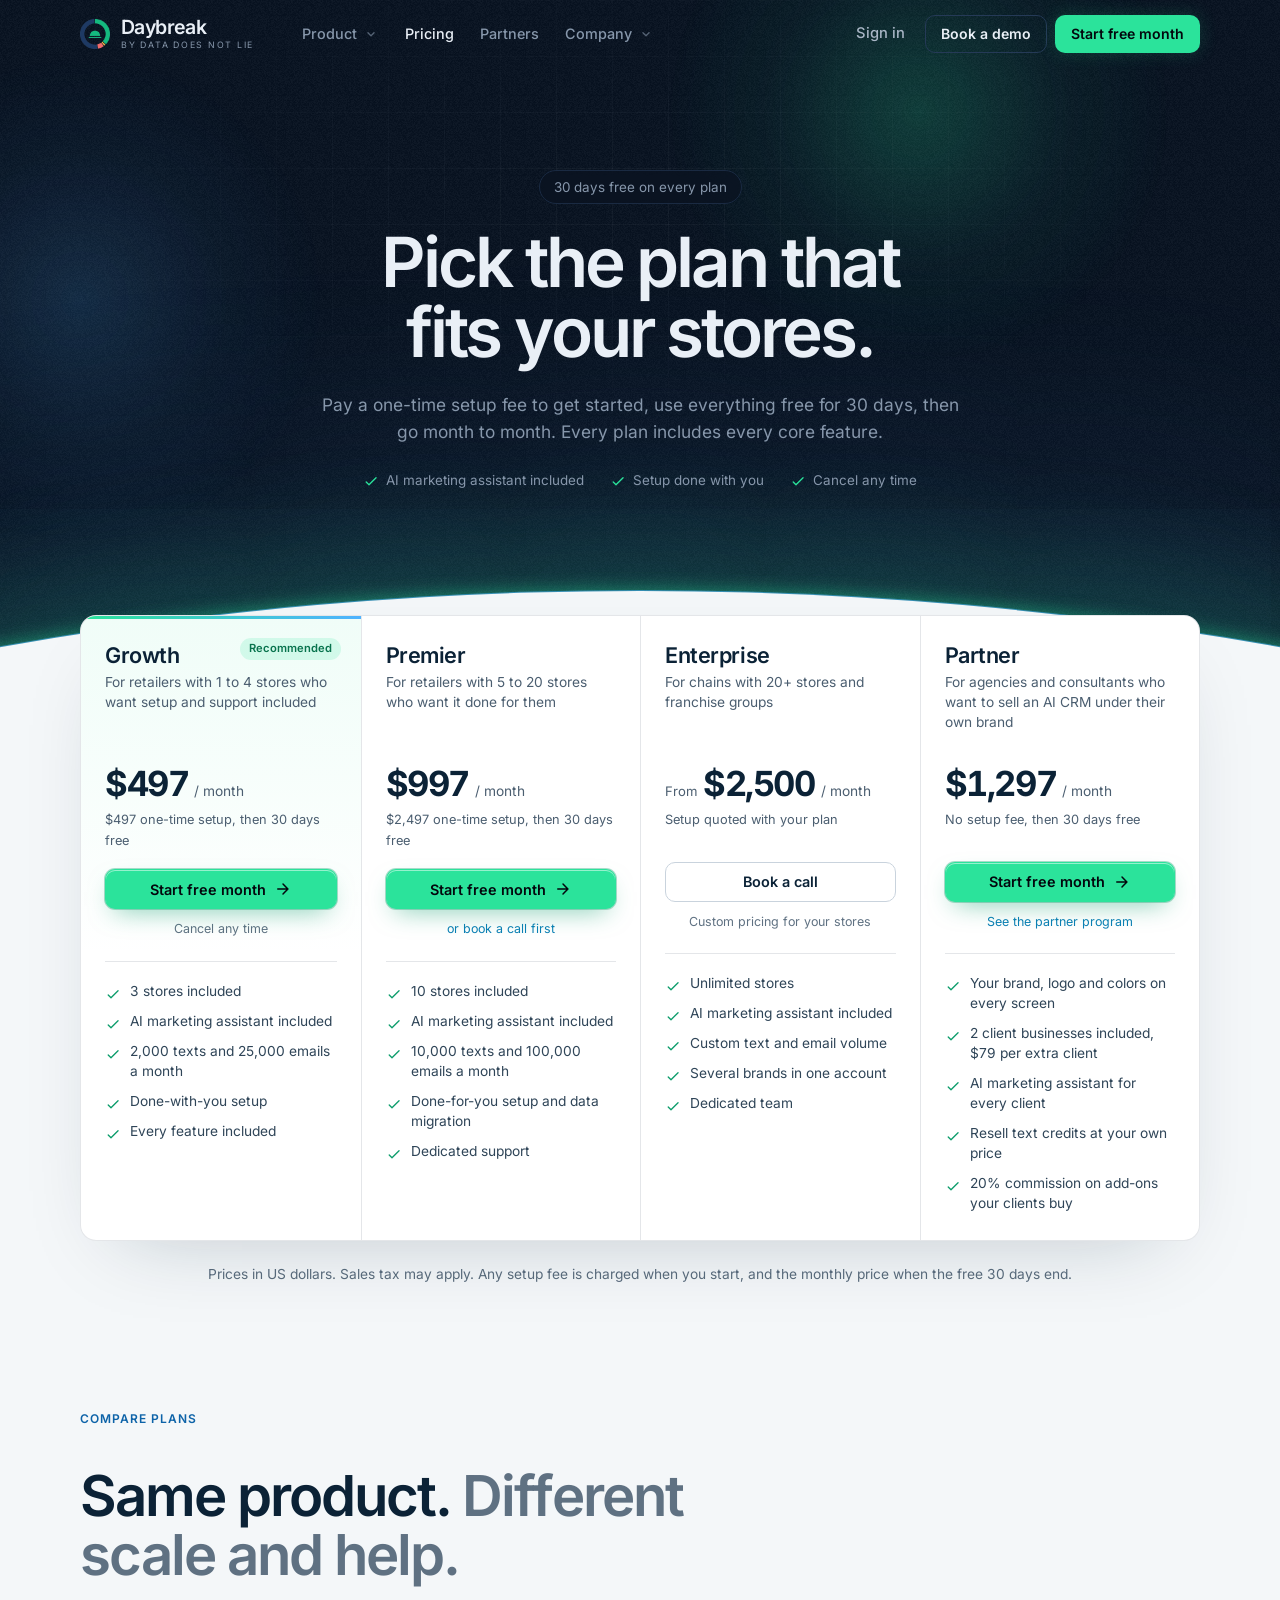
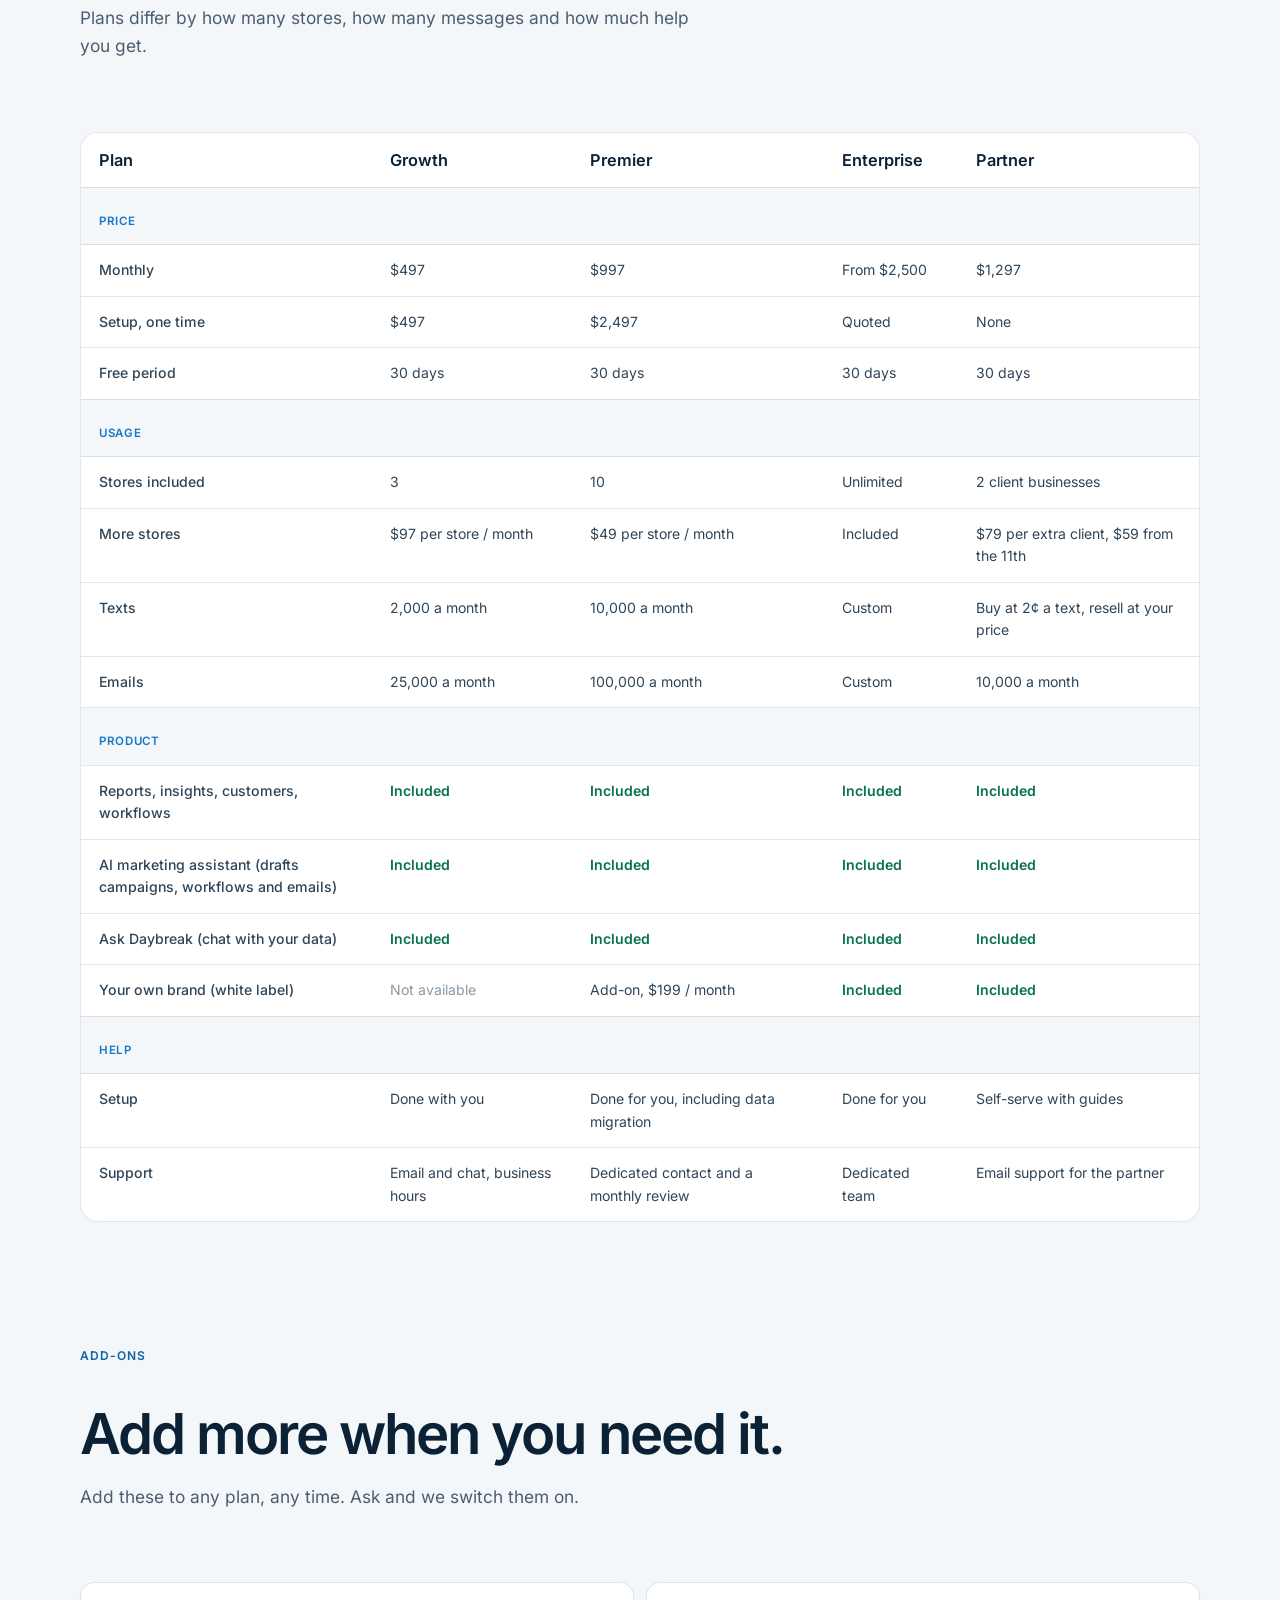
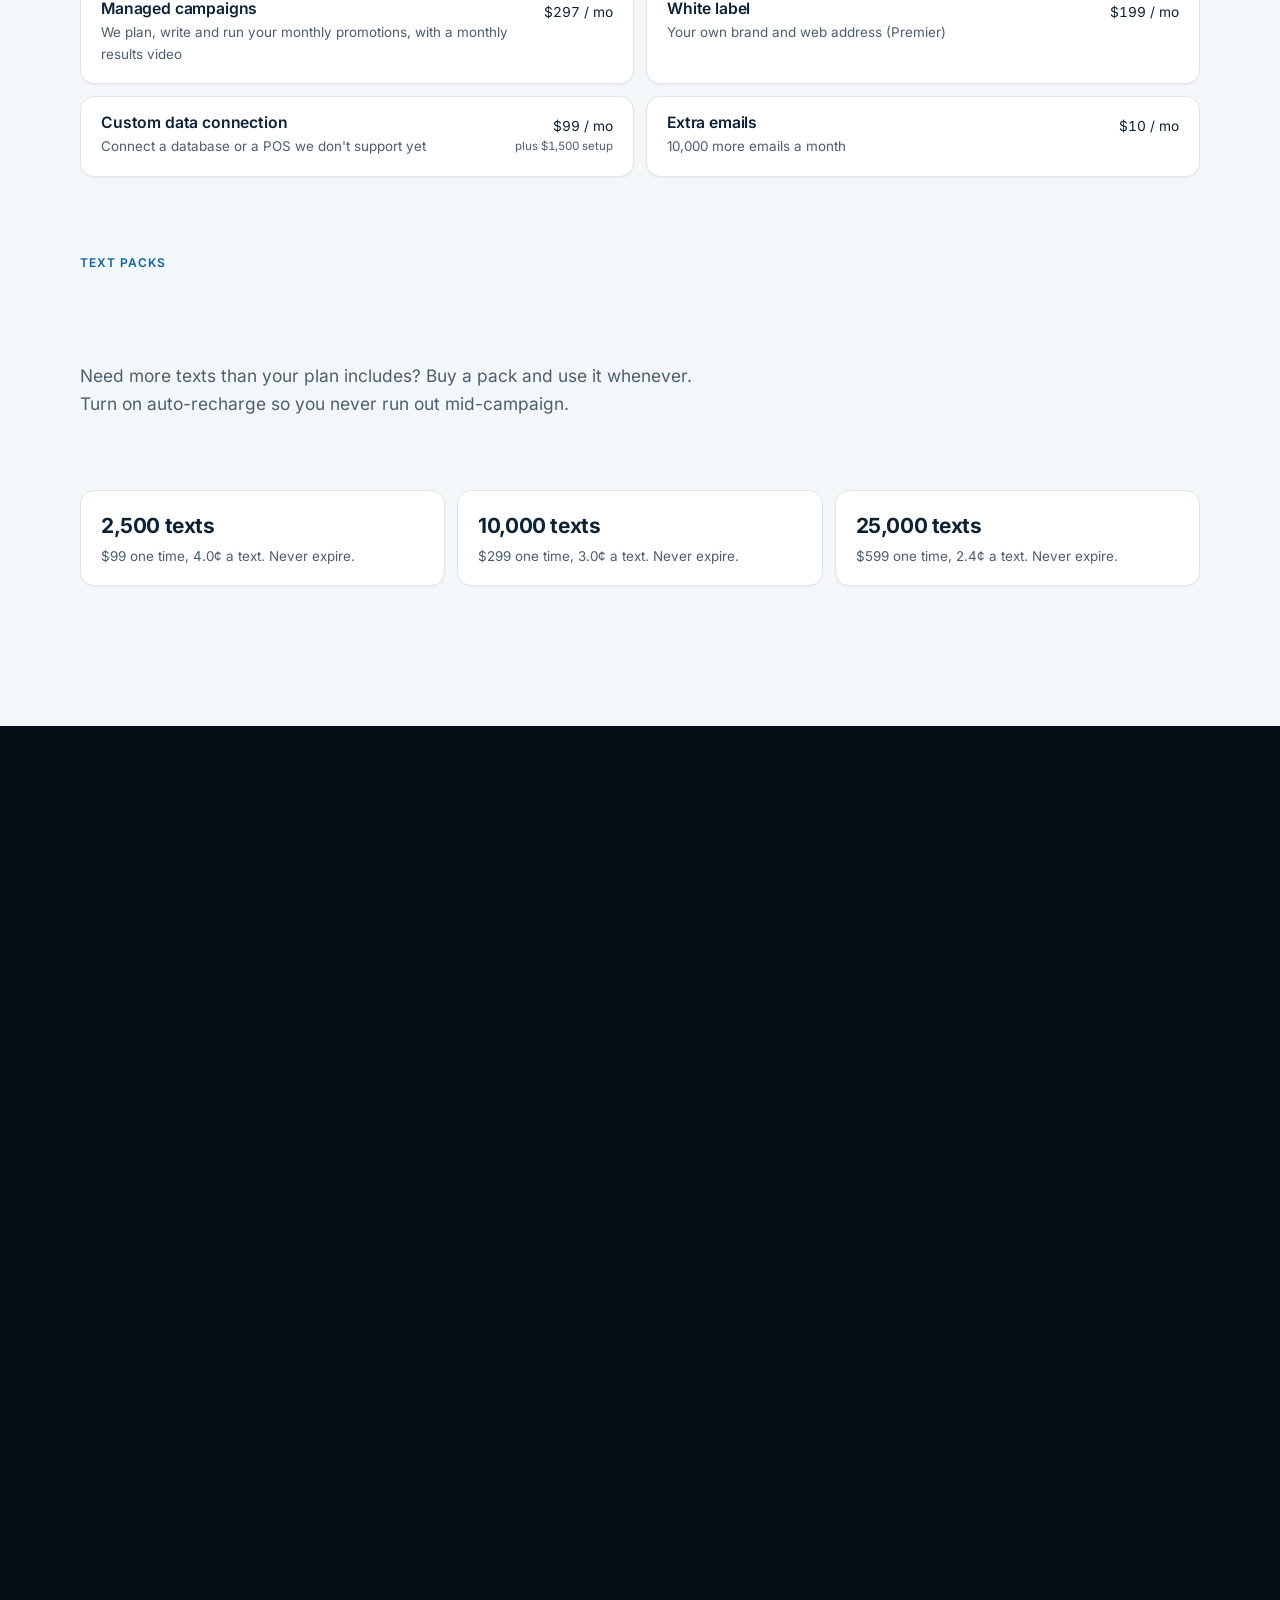
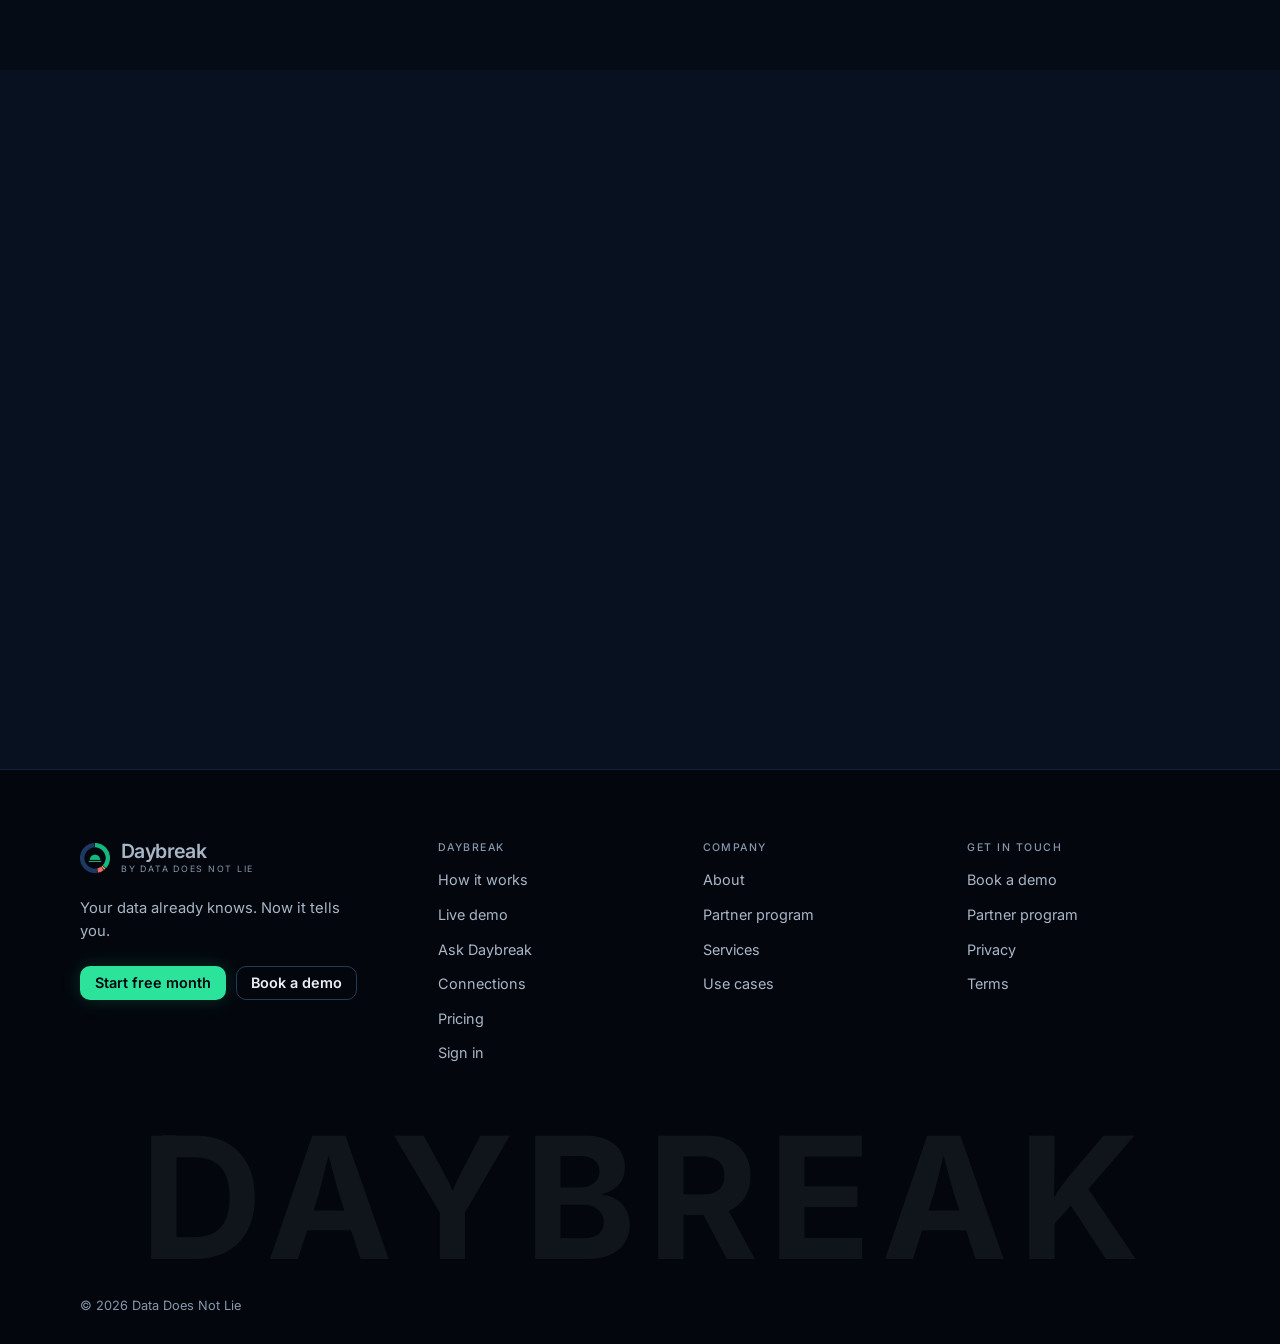
<file: pricing.html>
<!DOCTYPE html>
<html lang="en" class="no-js">
<head>
<meta charset="UTF-8">
<meta name="viewport" content="width=device-width, initial-scale=1.0">
<title>Pricing | Daybreak by Data Does Not Lie</title>
<meta name="description" content="Daybreak plans: Growth $497 a month, Premier $997 a month, Enterprise from $2,500 a month, and a Partner plan for agencies at $297. One-time setup, then 30 days free. Month to month.">
<link rel="canonical" href="https://datadoesnotlie.com/pricing.html">
<meta name="robots" content="index, follow, max-image-preview:large">
<meta name="theme-color" content="#071120">
<meta property="og:site_name" content="Data Does Not Lie">
<meta property="og:type" content="website">
<meta property="og:url" content="https://datadoesnotlie.com/pricing.html">
<meta property="og:title" content="Daybreak pricing">
<meta property="og:description" content="Growth, Premier, Enterprise and Partner plans. One-time setup, then 30 days free. Month to month.">
<meta property="og:image" content="https://datadoesnotlie.com/assets/og-pricing.jpg">
<meta name="twitter:card" content="summary_large_image">
<meta name="twitter:title" content="Daybreak pricing">
<meta name="twitter:description" content="Growth, Premier, Enterprise and Partner plans. One-time setup, then 30 days free. Month to month.">
<meta name="twitter:image" content="https://datadoesnotlie.com/assets/og-pricing.jpg">
<link rel="icon" type="image/png" href="assets/daybreak-logo.png">
<link rel="preload" href="fonts/inter-latin-wght-normal.woff2" as="font" type="font/woff2" crossorigin>
<link rel="stylesheet" href="assets/site.min.css">
<script>document.documentElement.classList.remove("no-js")</script>
<!-- @jsonld -->
<script type="application/ld+json">{"@context":"https://schema.org","@graph":[{"@type":"Organization","@id":"https://datadoesnotlie.com/#org","name":"Data Does Not Lie","url":"https://datadoesnotlie.com/","logo":{"@type":"ImageObject","url":"https://datadoesnotlie.com/assets/daybreak-logo.png","width":512,"height":512},"slogan":"Your data already knows. Now it tells you.","founder":{"@id":"https://datadoesnotlie.com/#founder"}},{"@type":"SoftwareApplication","@id":"https://datadoesnotlie.com/#daybreak","name":"Daybreak","alternateName":"Daybreak by Data Does Not Lie","applicationCategory":"BusinessApplication","applicationSubCategory":"CRM","operatingSystem":"Web","url":"https://datadoesnotlie.com/","image":"https://datadoesnotlie.com/assets/app-dashboard.webp","description":"Daybreak is the AI CRM for retail stores. Connect Square or upload a CSV and it builds your reports, tells you each morning which customers need attention, and runs email and text follow-up for you.","publisher":{"@id":"https://datadoesnotlie.com/#org"},"offers":[{"@type":"Offer","name":"Daybreak Growth","description":"For retailers with 1 to 4 stores who want setup and support included. $497 one-time setup, then 30 days free, then $497 a month.","price":"497.00","priceCurrency":"USD","priceSpecification":{"@type":"UnitPriceSpecification","price":"497.00","priceCurrency":"USD","billingDuration":"P1M","unitText":"MONTH"},"url":"https://datadoesnotlie.com/pricing.html","availability":"https://schema.org/InStock","seller":{"@id":"https://datadoesnotlie.com/#org"}},{"@type":"Offer","name":"Daybreak Premier","description":"For retailers with 5 to 20 stores who want it done for them. $2,497 one-time setup, then 30 days free, then $997 a month.","price":"997.00","priceCurrency":"USD","priceSpecification":{"@type":"UnitPriceSpecification","price":"997.00","priceCurrency":"USD","billingDuration":"P1M","unitText":"MONTH"},"url":"https://datadoesnotlie.com/pricing.html","availability":"https://schema.org/InStock","seller":{"@id":"https://datadoesnotlie.com/#org"}},{"@type":"Offer","name":"Daybreak Enterprise","description":"For chains with 20+ stores and franchise groups. Priced on a call.","price":"2500.00","priceCurrency":"USD","priceSpecification":{"@type":"UnitPriceSpecification","price":"2500.00","priceCurrency":"USD","billingDuration":"P1M","unitText":"MONTH","minPrice":"2500.00"},"url":"https://datadoesnotlie.com/index.html#demo","availability":"https://schema.org/InStock","seller":{"@id":"https://datadoesnotlie.com/#org"}},{"@type":"Offer","name":"Daybreak Partner","description":"For agencies and consultants who want to sell an AI CRM under their own brand. No setup fee, then 30 days free, then $1,297 a month.","price":"1297.00","priceCurrency":"USD","priceSpecification":{"@type":"UnitPriceSpecification","price":"1297.00","priceCurrency":"USD","billingDuration":"P1M","unitText":"MONTH"},"url":"https://datadoesnotlie.com/partners.html","availability":"https://schema.org/InStock","seller":{"@id":"https://datadoesnotlie.com/#org"}}]},{"@type":"FAQPage","mainEntity":[{"@type":"Question","name":"How does the free month work?","acceptedAnswer":{"@type":"Answer","text":"On Growth and Premier you pay the one-time setup fee when you sign up (the Partner plan has none). Then you get 30 days with every feature. Your card is charged the monthly price when the 30 days end, and we email you a few days before."}},{"@type":"Question","name":"Why is there a setup fee?","acceptedAnswer":{"@type":"Answer","text":"It covers getting you running: connecting your data, checking it came in right, and setting up your first lists and follow-up. On Premier we do all of it for you, including moving data from your old system. The Partner plan is self-serve, so it has no setup fee."}},{"@type":"Question","name":"Is there a contract?","acceptedAnswer":{"@type":"Answer","text":"No. Every plan is month to month. Cancel from your billing settings and you keep read access for 30 days to export your data."}},{"@type":"Question","name":"What if I have more stores than my plan includes?","acceptedAnswer":{"@type":"Answer","text":"Add stores on Growth or Premier for a monthly price per store. Past 20 stores, Enterprise is usually the better fit."}},{"@type":"Question","name":"What happens when I run out of texts?","acceptedAnswer":{"@type":"Answer","text":"Included texts reset on the 1st. If you run out before then, buy a text pack, or turn on auto-recharge and we'll add one for you when you're running low. Unused pack texts never expire."}},{"@type":"Question","name":"Can I change plans later?","acceptedAnswer":{"@type":"Answer","text":"Yes. Move up or down as your business changes. Talk to us and we'll switch you over."}},{"@type":"Question","name":"What if my point of sale isn't Square?","acceptedAnswer":{"@type":"Answer","text":"Upload a CSV export from any system and Daybreak matches the columns for you. Shopify is coming soon. For a direct connection to another database or point of sale, add a custom data connection."}},{"@type":"Question","name":"What if a payment fails?","acceptedAnswer":{"@type":"Answer","text":"Everything keeps running for 7 days while you update your card, and Stripe retries the payment. After that the account becomes read-only until it's paid."}},{"@type":"Question","name":"I'm an agency. Can I resell Daybreak?","acceptedAnswer":{"@type":"Answer","text":"Yes. The Partner plan lets you sell Daybreak under your own brand at your own prices. See the partner program ."}}]},{"@type":"BreadcrumbList","itemListElement":[{"@type":"ListItem","position":1,"name":"Home","item":"https://datadoesnotlie.com/"},{"@type":"ListItem","position":2,"name":"Pricing","item":"https://datadoesnotlie.com/pricing.html"}]}]}</script>
<!-- /@jsonld -->
<!-- @analytics -->
<script async src="https://www.googletagmanager.com/gtag/js?id=G-PTXCDJXPX8"></script>
<script>window.dataLayer=window.dataLayer||[];function gtag(){dataLayer.push(arguments)}gtag("js",new Date());gtag("config","G-PTXCDJXPX8");(function(w,d,s,l,i){w[l].push({"gtm.start":new Date().getTime(),event:"gtm.js"});var f=d.getElementsByTagName(s)[0],j=d.createElement(s);j.async=true;j.src="https://www.googletagmanager.com/gtm.js?id="+i;f.parentNode.insertBefore(j,f)})(window,document,"script","dataLayer","GTM-N2T4PVSG");</script>
<!-- /@analytics -->
</head>
<body>
<!-- @header -->
<a class="skip" href="#main">Skip to content</a>
<header class="site-header">
  <div class="wrap bar">
    <a class="brand" href="index.html" aria-label="Daybreak by Data Does Not Lie, home">
      <img src="assets/daybreak-mark-96.png" alt="" width="30" height="30">
      <span class="words"><span class="name">Daybreak</span><span class="by">by Data Does Not Lie</span></span>
    </a>
    <nav class="nav" aria-label="Main">
      <div class="nav-item" data-menu>
        <button type="button" aria-expanded="false" aria-controls="menu-product">Product <svg class="chev" width="10" height="10" aria-hidden="true" viewBox="0 0 24 24" fill="currentColor"><path d="M15.88 9.29 12 13.17 8.12 9.29a.996.996 0 0 0-1.41 0c-.39.39-.39 1.02 0 1.41l4.59 4.59c.39.39 1.02.39 1.41 0l4.59-4.59c.39-.39.39-1.02 0-1.41-.39-.38-1.03-.39-1.42 0"/></svg></button>
        <div class="menu" id="menu-product">
          <div class="menu-grid">
            <div class="menu-links"><a href="index.html#how"><span class="mi"><svg width="16" height="16" aria-hidden="true" viewBox="0 0 24 24" fill="currentColor"><path d="m16.85 6.85 1.44 1.44-4.88 4.88-3.29-3.29a.996.996 0 0 0-1.41 0l-6 6.01c-.39.39-.39 1.02 0 1.41s1.02.39 1.41 0L9.41 12l3.29 3.29c.39.39 1.02.39 1.41 0l5.59-5.58 1.44 1.44c.31.31.85.09.85-.35V6.5c.01-.28-.21-.5-.49-.5h-4.29c-.45 0-.67.54-.36.85"/></svg></span><span><b>How it works</b><span>From your sales to a customer walking back in</span></span></a><a href="index.html#ask"><span class="mi"><svg width="16" height="16" aria-hidden="true" viewBox="0 0 24 24" fill="currentColor"><path d="M20 2H4c-1.1 0-2 .9-2 2v18l4-4h14c1.1 0 2-.9 2-2V4c0-1.1-.9-2-2-2"/></svg></span><span><b>Ask Daybreak</b><span>Chat with your own numbers</span></span></a><a href="index.html#mobile"><span class="mi"><svg width="16" height="16" aria-hidden="true" viewBox="0 0 24 24" fill="currentColor"><path d="M15.5 1h-8C6.12 1 5 2.12 5 3.5v17C5 21.88 6.12 23 7.5 23h8c1.38 0 2.5-1.12 2.5-2.5v-17C18 2.12 16.88 1 15.5 1m-4 21c-.83 0-1.5-.67-1.5-1.5s.67-1.5 1.5-1.5 1.5.67 1.5 1.5-.67 1.5-1.5 1.5m4.5-4H7V4h9z"/></svg></span><span><b>On your phone</b><span>Your morning brief, wherever you are</span></span></a><a href="index.html#features"><span class="mi"><svg width="16" height="16" aria-hidden="true" viewBox="0 0 24 24" fill="currentColor"><path d="m21.9 7.89-1.05-3.37c-.22-.9-1-1.52-1.91-1.52H5.05c-.9 0-1.69.63-1.9 1.52L2.1 7.89c-.46 1.97.85 3.11.9 3.17V19c0 1.1.9 2 2 2h14c1.1 0 2-.9 2-2v-7.94c1.12-1.12 1.09-2.41.9-3.17M13 5h1.96l.54 3.52c.09.71-.39 1.48-1.28 1.48-.67 0-1.22-.59-1.22-1.31zM6.44 8.86c-.08.65-.6 1.14-1.21 1.14-.93 0-1.35-.97-1.19-1.64L5.05 5h1.97zM11 8.69c0 .72-.55 1.31-1.29 1.31-.75 0-1.3-.7-1.22-1.48L9.04 5H11zM18.77 10c-.61 0-1.14-.49-1.21-1.14L16.98 5l1.93-.01 1.05 3.37c.16.67-.25 1.64-1.19 1.64"/></svg></span><span><b>Many stores</b><span>Every location, side by side</span></span></a><a href="index.html#integrations"><span class="mi"><svg width="16" height="16" aria-hidden="true" viewBox="0 0 24 24" fill="currentColor"><path d="M8.4 18.2c.38.5.6 1.12.6 1.8 0 1.66-1.34 3-3 3s-3-1.34-3-3 1.34-3 3-3c.44 0 .85.09 1.23.26l1.41-1.77c-.92-1.03-1.29-2.39-1.09-3.69l-2.03-.68c-.54.83-1.46 1.38-2.52 1.38-1.66 0-3-1.34-3-3s1.34-3 3-3 3 1.34 3 3c0 .07 0 .14-.01.21l2.03.68c.64-1.21 1.82-2.09 3.22-2.32V5.91C9.96 5.57 9 4.4 9 3c0-1.66 1.34-3 3-3s3 1.34 3 3c0 1.4-.96 2.57-2.25 2.91v2.16c1.4.23 2.58 1.11 3.22 2.32L18 9.71V9.5c0-1.66 1.34-3 3-3s3 1.34 3 3-1.34 3-3 3c-1.06 0-1.98-.55-2.52-1.37l-2.03.68c.2 1.29-.16 2.65-1.09 3.69l1.41 1.77Q17.34 17 18 17c1.66 0 3 1.34 3 3s-1.34 3-3 3-3-1.34-3-3c0-.68.22-1.3.6-1.8l-1.41-1.77c-1.35.75-3.01.76-4.37 0z"/></svg></span><span><b>Connections</b><span>Square, CSV, your POS and your AI</span></span></a></div>
            <a class="menu-feature" href="https://daybreak.datadoesnotlie.com/demo" data-track="open_demo"><img src="assets/app-dashboard.webp" alt="" width="320" height="200" loading="lazy"><b>Try the live demo</b><span>Explore a sample business, no sign-up</span></a>
          </div>
        </div>
      </div>
      <a href="pricing.html" aria-current="page">Pricing</a>
      <a href="partners.html">Partners</a>
      <div class="nav-item" data-menu>
        <button type="button" aria-expanded="false" aria-controls="menu-company">Company <svg class="chev" width="10" height="10" aria-hidden="true" viewBox="0 0 24 24" fill="currentColor"><path d="M15.88 9.29 12 13.17 8.12 9.29a.996.996 0 0 0-1.41 0c-.39.39-.39 1.02 0 1.41l4.59 4.59c.39.39 1.02.39 1.41 0l4.59-4.59c.39-.39.39-1.02 0-1.41-.39-.38-1.03-.39-1.42 0"/></svg></button>
        <div class="menu menu-wide" id="menu-company"><div class="menu-grid one"><div class="menu-links"><a href="index.html#about"><span class="mi"><svg width="16" height="16" aria-hidden="true" viewBox="0 0 24 24" fill="currentColor"><path d="M12 12c2.21 0 4-1.79 4-4s-1.79-4-4-4-4 1.79-4 4 1.79 4 4 4m0 2c-2.67 0-8 1.34-8 4v1c0 .55.45 1 1 1h14c.55 0 1-.45 1-1v-1c0-2.66-5.33-4-8-4"/></svg></span><span><b>About</b><span>Who builds Daybreak</span></span></a><a href="blog.html"><span class="mi"><svg width="16" height="16" aria-hidden="true" viewBox="0 0 24 24" fill="currentColor"><path d="M17.5 4.5c-1.95 0-4.05.4-5.5 1.5-1.45-1.1-3.55-1.5-5.5-1.5-1.45 0-2.99.22-4.28.79C1.49 5.62 1 6.33 1 7.14v11.28c0 1.3 1.22 2.26 2.48 1.94.98-.25 2.02-.36 3.02-.36 1.56 0 3.22.26 4.56.92.6.3 1.28.3 1.87 0 1.34-.67 3-.92 4.56-.92 1 0 2.04.11 3.02.36 1.26.33 2.48-.63 2.48-1.94V7.14c0-.81-.49-1.52-1.22-1.85-1.28-.57-2.82-.79-4.27-.79M21 17.23c0 .63-.58 1.09-1.2.98-.75-.14-1.53-.2-2.3-.2-1.7 0-4.15.65-5.5 1.5V8c1.35-.85 3.8-1.5 5.5-1.5.92 0 1.83.09 2.7.28.46.1.8.51.8.98z"/><path d="M13.98 11.01c-.32 0-.61-.2-.71-.52-.13-.39.09-.82.48-.94 1.54-.5 3.53-.66 5.36-.45.41.05.71.42.66.83s-.42.71-.83.66c-1.62-.19-3.39-.04-4.73.39-.08.01-.16.03-.23.03m0 2.66c-.32 0-.61-.2-.71-.52-.13-.39.09-.82.48-.94 1.53-.5 3.53-.66 5.36-.45.41.05.71.42.66.83s-.42.71-.83.66c-1.62-.19-3.39-.04-4.73.39-.08.02-.16.03-.23.03m0 2.66c-.32 0-.61-.2-.71-.52-.13-.39.09-.82.48-.94 1.53-.5 3.53-.66 5.36-.45.41.05.71.42.66.83s-.42.7-.83.66c-1.62-.19-3.39-.04-4.73.39-.08.02-.16.03-.23.03"/></svg></span><span><b>Use cases</b><span>Real work, written up</span></span></a><a href="index.html#services"><span class="mi"><svg width="16" height="16" aria-hidden="true" viewBox="0 0 24 24" fill="currentColor"><path d="M8.7 15.9 4.8 12l3.9-3.9c.39-.39.39-1.01 0-1.4a.984.984 0 0 0-1.4 0l-4.59 4.59c-.39.39-.39 1.02 0 1.41l4.59 4.6c.39.39 1.01.39 1.4 0s.39-1.01 0-1.4m6.6 0 3.9-3.9-3.9-3.9a.984.984 0 0 1 0-1.4c.39-.39 1.01-.39 1.4 0l4.59 4.59c.39.39.39 1.02 0 1.41l-4.59 4.6c-.39.39-1.01.39-1.4 0a.984.984 0 0 1 0-1.4"/></svg></span><span><b>Custom development</b><span>Software built on your own data</span></span></a><a href="index.html#services"><span class="mi"><svg width="16" height="16" aria-hidden="true" viewBox="0 0 24 24" fill="currentColor"><path d="M11.99 2C6.47 2 2 6.48 2 12s4.47 10 9.99 10C17.52 22 22 17.52 22 12S17.52 2 11.99 2m6.93 6h-2.95c-.32-1.25-.78-2.45-1.38-3.56 1.84.63 3.37 1.91 4.33 3.56M12 4.04c.83 1.2 1.48 2.53 1.91 3.96h-3.82c.43-1.43 1.08-2.76 1.91-3.96M4.26 14C4.1 13.36 4 12.69 4 12s.1-1.36.26-2h3.38c-.08.66-.14 1.32-.14 2s.06 1.34.14 2zm.82 2h2.95c.32 1.25.78 2.45 1.38 3.56-1.84-.63-3.37-1.9-4.33-3.56m2.95-8H5.08c.96-1.66 2.49-2.93 4.33-3.56C8.81 5.55 8.35 6.75 8.03 8M12 19.96c-.83-1.2-1.48-2.53-1.91-3.96h3.82c-.43 1.43-1.08 2.76-1.91 3.96M14.34 14H9.66c-.09-.66-.16-1.32-.16-2s.07-1.35.16-2h4.68c.09.65.16 1.32.16 2s-.07 1.34-.16 2m.25 5.56c.6-1.11 1.06-2.31 1.38-3.56h2.95c-.96 1.65-2.49 2.93-4.33 3.56M16.36 14c.08-.66.14-1.32.14-2s-.06-1.34-.14-2h3.38c.16.64.26 1.31.26 2s-.1 1.36-.26 2z"/></svg></span><span><b>Website development</b><span>Fast sites with AEO built in</span></span></a><a href="index.html#demo"><span class="mi"><svg width="16" height="16" aria-hidden="true" viewBox="0 0 24 24" fill="currentColor"><path d="M20 4H4c-1.1 0-2 .9-2 2v12c0 1.1.9 2 2 2h16c1.1 0 2-.9 2-2V6c0-1.1-.9-2-2-2m-.4 4.25-6.54 4.09c-.65.41-1.47.41-2.12 0L4.4 8.25c-.25-.16-.4-.43-.4-.72 0-.67.73-1.07 1.3-.72L12 11l6.7-4.19c.57-.35 1.3.05 1.3.72 0 .29-.15.56-.4.72"/></svg></span><span><b>Contact</b><span>Book a call with us</span></span></a></div></div></div>
      </div>
    </nav>
    <div class="header-cta">
      <a class="signin" href="sign-in.html">Sign in</a>
      <a class="btn btn-ghost hdr-demo" href="index.html#demo">Book a demo</a>
      <a class="btn btn-primary" href="pricing.html">Start free month</a>
    </div>
    <button class="menu-btn" type="button" aria-label="Menu" aria-expanded="false" aria-controls="mobile-nav"><span></span></button>
  </div>
  <div class="mobile-nav" id="mobile-nav">
    <div class="group"><span>Daybreak</span><a href="https://daybreak.datadoesnotlie.com/demo">Try the live demo</a><a href="index.html#how">How it works</a><a href="index.html#ask">Ask Daybreak</a><a href="index.html#mobile">On your phone</a><a href="index.html#features">Many stores</a><a href="index.html#integrations">Connections</a><a href="pricing.html">Pricing</a><a href="partners.html">Partner program</a></div>
    <div class="group"><span>Data Does Not Lie</span><a href="index.html#about">About</a><a href="blog.html">Use cases</a><a href="index.html#services">Services</a><a href="sign-in.html">Sign in</a></div>
    <div class="cta-row"><a class="btn btn-ghost" href="index.html#demo">Book a demo</a><a class="btn btn-primary" href="pricing.html">Start free month</a></div>
  </div>
</header>
<!-- /@header -->

<main id="main" class="flush">
  <section class="sky page-sky" aria-labelledby="pr-title">
    <div class="sky-layer" aria-hidden="true"><div class="grid"></div><div class="light l1"></div><div class="light l2"></div><div class="grain"></div></div>
    <div class="wrap page-head">
      <span class="pill reveal" style="padding-left:14px">30 days free on every plan</span>
      <h1 id="pr-title" class="h1 reveal d1" style="font-size:clamp(2.6rem,5.4vw,4.6rem);margin-top:24px">Pick the plan that <span style="color:#56667b">fits your stores.</span></h1>
      <p class="lede reveal d2">Pay a one-time setup fee to get started, use everything free for 30 days, then go month to month. Every plan includes every core feature.</p>
      <div class="hero-proof reveal d3"><span><svg width="16" height="16" aria-hidden="true" viewBox="0 0 24 24" fill="currentColor"><path d="M9 16.17 5.53 12.7a.996.996 0 0 0-1.41 0c-.39.39-.39 1.02 0 1.41l4.18 4.18c.39.39 1.02.39 1.41 0L20.29 7.71c.39-.39.39-1.02 0-1.41a.996.996 0 0 0-1.41 0z"/></svg>AI marketing assistant included</span><span><svg width="16" height="16" aria-hidden="true" viewBox="0 0 24 24" fill="currentColor"><path d="M9 16.17 5.53 12.7a.996.996 0 0 0-1.41 0c-.39.39-.39 1.02 0 1.41l4.18 4.18c.39.39 1.02.39 1.41 0L20.29 7.71c.39-.39.39-1.02 0-1.41a.996.996 0 0 0-1.41 0z"/></svg>Setup done with you</span><span><svg width="16" height="16" aria-hidden="true" viewBox="0 0 24 24" fill="currentColor"><path d="M9 16.17 5.53 12.7a.996.996 0 0 0-1.41 0c-.39.39-.39 1.02 0 1.41l4.18 4.18c.39.39 1.02.39 1.41 0L20.29 7.71c.39-.39.39-1.02 0-1.41a.996.996 0 0 0-1.41 0z"/></svg>Cancel any time</span></div>
    </div>
    <div class="page-horizon" aria-hidden="true"></div>
  </section>

  <section class="paper pricing-body" aria-label="Plans">
    <div class="wrap">
      <div class="reveal plans-lift">
<p class="swipe-hint" aria-hidden="true"><svg viewBox="0 0 24 24" fill="currentColor"><path d="M12 4l-1.41 1.41L16.17 11H4v2h12.17l-5.58 5.59L12 20l8-8z"/></svg>Swipe to compare plans</p>
<!-- @plans-full -->
<div class="plans">
        <article class="plan featured">
          <span class="badge">Recommended</span>
          <h3>Growth</h3>
          <p class="for">For retailers with 1 to 4 stores who want setup and support included</p>
          <div class="price"><span class="amt">$497</span><span class="per">/ month</span></div>
          <p class="setup">$497 one-time setup, then 30 days free</p>
          <a class="btn btn-primary btn-block" href="https://daybreak.datadoesnotlie.com/api/billing/checkout?plan=growth">Start free month <svg class="arrow" width="18" height="18" aria-hidden="true" viewBox="0 0 24 24" fill="currentColor"><path d="M5 13h11.17l-4.88 4.88c-.39.39-.39 1.03 0 1.42s1.02.39 1.41 0l6.59-6.59c.39-.39.39-1.02 0-1.41l-6.58-6.6a.996.996 0 0 0-1.41 0c-.39.39-.39 1.02 0 1.41L16.17 11H5c-.55 0-1 .45-1 1s.45 1 1 1"/></svg></a><p class="alt muted">Cancel any time</p>
          <ul><li><svg class="check" aria-hidden="true" viewBox="0 0 24 24" fill="currentColor"><path d="M9 16.17 5.53 12.7a.996.996 0 0 0-1.41 0c-.39.39-.39 1.02 0 1.41l4.18 4.18c.39.39 1.02.39 1.41 0L20.29 7.71c.39-.39.39-1.02 0-1.41a.996.996 0 0 0-1.41 0z"/></svg><span>3 stores included</span></li><li><svg class="check" aria-hidden="true" viewBox="0 0 24 24" fill="currentColor"><path d="M9 16.17 5.53 12.7a.996.996 0 0 0-1.41 0c-.39.39-.39 1.02 0 1.41l4.18 4.18c.39.39 1.02.39 1.41 0L20.29 7.71c.39-.39.39-1.02 0-1.41a.996.996 0 0 0-1.41 0z"/></svg><span>AI marketing assistant included</span></li><li><svg class="check" aria-hidden="true" viewBox="0 0 24 24" fill="currentColor"><path d="M9 16.17 5.53 12.7a.996.996 0 0 0-1.41 0c-.39.39-.39 1.02 0 1.41l4.18 4.18c.39.39 1.02.39 1.41 0L20.29 7.71c.39-.39.39-1.02 0-1.41a.996.996 0 0 0-1.41 0z"/></svg><span>2,000 texts and 25,000 emails a month</span></li><li><svg class="check" aria-hidden="true" viewBox="0 0 24 24" fill="currentColor"><path d="M9 16.17 5.53 12.7a.996.996 0 0 0-1.41 0c-.39.39-.39 1.02 0 1.41l4.18 4.18c.39.39 1.02.39 1.41 0L20.29 7.71c.39-.39.39-1.02 0-1.41a.996.996 0 0 0-1.41 0z"/></svg><span>Done-with-you setup</span></li><li><svg class="check" aria-hidden="true" viewBox="0 0 24 24" fill="currentColor"><path d="M9 16.17 5.53 12.7a.996.996 0 0 0-1.41 0c-.39.39-.39 1.02 0 1.41l4.18 4.18c.39.39 1.02.39 1.41 0L20.29 7.71c.39-.39.39-1.02 0-1.41a.996.996 0 0 0-1.41 0z"/></svg><span>Every feature included</span></li></ul>
        </article>
        <article class="plan">
          
          <h3>Premier</h3>
          <p class="for">For retailers with 5 to 20 stores who want it done for them</p>
          <div class="price"><span class="amt">$997</span><span class="per">/ month</span></div>
          <p class="setup">$2,497 one-time setup, then 30 days free</p>
          <a class="btn btn-primary btn-block" href="https://daybreak.datadoesnotlie.com/api/billing/checkout?plan=premier">Start free month <svg class="arrow" width="18" height="18" aria-hidden="true" viewBox="0 0 24 24" fill="currentColor"><path d="M5 13h11.17l-4.88 4.88c-.39.39-.39 1.03 0 1.42s1.02.39 1.41 0l6.59-6.59c.39-.39.39-1.02 0-1.41l-6.58-6.6a.996.996 0 0 0-1.41 0c-.39.39-.39 1.02 0 1.41L16.17 11H5c-.55 0-1 .45-1 1s.45 1 1 1"/></svg></a><p class="alt"><a class="link" href="index.html?plan=premier#demo">or book a call first</a></p>
          <ul><li><svg class="check" aria-hidden="true" viewBox="0 0 24 24" fill="currentColor"><path d="M9 16.17 5.53 12.7a.996.996 0 0 0-1.41 0c-.39.39-.39 1.02 0 1.41l4.18 4.18c.39.39 1.02.39 1.41 0L20.29 7.71c.39-.39.39-1.02 0-1.41a.996.996 0 0 0-1.41 0z"/></svg><span>10 stores included</span></li><li><svg class="check" aria-hidden="true" viewBox="0 0 24 24" fill="currentColor"><path d="M9 16.17 5.53 12.7a.996.996 0 0 0-1.41 0c-.39.39-.39 1.02 0 1.41l4.18 4.18c.39.39 1.02.39 1.41 0L20.29 7.71c.39-.39.39-1.02 0-1.41a.996.996 0 0 0-1.41 0z"/></svg><span>AI marketing assistant included</span></li><li><svg class="check" aria-hidden="true" viewBox="0 0 24 24" fill="currentColor"><path d="M9 16.17 5.53 12.7a.996.996 0 0 0-1.41 0c-.39.39-.39 1.02 0 1.41l4.18 4.18c.39.39 1.02.39 1.41 0L20.29 7.71c.39-.39.39-1.02 0-1.41a.996.996 0 0 0-1.41 0z"/></svg><span>10,000 texts and 100,000 emails a month</span></li><li><svg class="check" aria-hidden="true" viewBox="0 0 24 24" fill="currentColor"><path d="M9 16.17 5.53 12.7a.996.996 0 0 0-1.41 0c-.39.39-.39 1.02 0 1.41l4.18 4.18c.39.39 1.02.39 1.41 0L20.29 7.71c.39-.39.39-1.02 0-1.41a.996.996 0 0 0-1.41 0z"/></svg><span>Done-for-you setup and data migration</span></li><li><svg class="check" aria-hidden="true" viewBox="0 0 24 24" fill="currentColor"><path d="M9 16.17 5.53 12.7a.996.996 0 0 0-1.41 0c-.39.39-.39 1.02 0 1.41l4.18 4.18c.39.39 1.02.39 1.41 0L20.29 7.71c.39-.39.39-1.02 0-1.41a.996.996 0 0 0-1.41 0z"/></svg><span>Dedicated support</span></li></ul>
        </article>
        <article class="plan">
          
          <h3>Enterprise</h3>
          <p class="for">For chains with 20+ stores and franchise groups</p>
          <div class="price"><span class="from">From</span><span class="amt">$2,500</span><span class="per">/ month</span></div>
          <p class="setup">Setup quoted with your plan</p>
          <a class="btn btn-ghost btn-block" href="index.html?plan=enterprise#demo">Book a call</a><p class="alt muted">Custom pricing for your stores</p>
          <ul><li><svg class="check" aria-hidden="true" viewBox="0 0 24 24" fill="currentColor"><path d="M9 16.17 5.53 12.7a.996.996 0 0 0-1.41 0c-.39.39-.39 1.02 0 1.41l4.18 4.18c.39.39 1.02.39 1.41 0L20.29 7.71c.39-.39.39-1.02 0-1.41a.996.996 0 0 0-1.41 0z"/></svg><span>Unlimited stores</span></li><li><svg class="check" aria-hidden="true" viewBox="0 0 24 24" fill="currentColor"><path d="M9 16.17 5.53 12.7a.996.996 0 0 0-1.41 0c-.39.39-.39 1.02 0 1.41l4.18 4.18c.39.39 1.02.39 1.41 0L20.29 7.71c.39-.39.39-1.02 0-1.41a.996.996 0 0 0-1.41 0z"/></svg><span>AI marketing assistant included</span></li><li><svg class="check" aria-hidden="true" viewBox="0 0 24 24" fill="currentColor"><path d="M9 16.17 5.53 12.7a.996.996 0 0 0-1.41 0c-.39.39-.39 1.02 0 1.41l4.18 4.18c.39.39 1.02.39 1.41 0L20.29 7.71c.39-.39.39-1.02 0-1.41a.996.996 0 0 0-1.41 0z"/></svg><span>Custom text and email volume</span></li><li><svg class="check" aria-hidden="true" viewBox="0 0 24 24" fill="currentColor"><path d="M9 16.17 5.53 12.7a.996.996 0 0 0-1.41 0c-.39.39-.39 1.02 0 1.41l4.18 4.18c.39.39 1.02.39 1.41 0L20.29 7.71c.39-.39.39-1.02 0-1.41a.996.996 0 0 0-1.41 0z"/></svg><span>Several brands in one account</span></li><li><svg class="check" aria-hidden="true" viewBox="0 0 24 24" fill="currentColor"><path d="M9 16.17 5.53 12.7a.996.996 0 0 0-1.41 0c-.39.39-.39 1.02 0 1.41l4.18 4.18c.39.39 1.02.39 1.41 0L20.29 7.71c.39-.39.39-1.02 0-1.41a.996.996 0 0 0-1.41 0z"/></svg><span>Dedicated team</span></li></ul>
        </article>
        <article class="plan">
          
          <h3>Partner</h3>
          <p class="for">For agencies and consultants who want to sell an AI CRM under their own brand</p>
          <div class="price"><span class="amt">$1,297</span><span class="per">/ month</span></div>
          <p class="setup">No setup fee, then 30 days free</p>
          <a class="btn btn-primary btn-block" href="https://daybreak.datadoesnotlie.com/api/billing/checkout?plan=partner">Start free month <svg class="arrow" width="18" height="18" aria-hidden="true" viewBox="0 0 24 24" fill="currentColor"><path d="M5 13h11.17l-4.88 4.88c-.39.39-.39 1.03 0 1.42s1.02.39 1.41 0l6.59-6.59c.39-.39.39-1.02 0-1.41l-6.58-6.6a.996.996 0 0 0-1.41 0c-.39.39-.39 1.02 0 1.41L16.17 11H5c-.55 0-1 .45-1 1s.45 1 1 1"/></svg></a><p class="alt"><a class="link" href="partners.html">See the partner program</a></p>
          <ul><li><svg class="check" aria-hidden="true" viewBox="0 0 24 24" fill="currentColor"><path d="M9 16.17 5.53 12.7a.996.996 0 0 0-1.41 0c-.39.39-.39 1.02 0 1.41l4.18 4.18c.39.39 1.02.39 1.41 0L20.29 7.71c.39-.39.39-1.02 0-1.41a.996.996 0 0 0-1.41 0z"/></svg><span>Your brand, logo and colors on every screen</span></li><li><svg class="check" aria-hidden="true" viewBox="0 0 24 24" fill="currentColor"><path d="M9 16.17 5.53 12.7a.996.996 0 0 0-1.41 0c-.39.39-.39 1.02 0 1.41l4.18 4.18c.39.39 1.02.39 1.41 0L20.29 7.71c.39-.39.39-1.02 0-1.41a.996.996 0 0 0-1.41 0z"/></svg><span>2 client businesses included, $79 per extra client</span></li><li><svg class="check" aria-hidden="true" viewBox="0 0 24 24" fill="currentColor"><path d="M9 16.17 5.53 12.7a.996.996 0 0 0-1.41 0c-.39.39-.39 1.02 0 1.41l4.18 4.18c.39.39 1.02.39 1.41 0L20.29 7.71c.39-.39.39-1.02 0-1.41a.996.996 0 0 0-1.41 0z"/></svg><span>AI marketing assistant for every client</span></li><li><svg class="check" aria-hidden="true" viewBox="0 0 24 24" fill="currentColor"><path d="M9 16.17 5.53 12.7a.996.996 0 0 0-1.41 0c-.39.39-.39 1.02 0 1.41l4.18 4.18c.39.39 1.02.39 1.41 0L20.29 7.71c.39-.39.39-1.02 0-1.41a.996.996 0 0 0-1.41 0z"/></svg><span>Resell text credits at your own price</span></li><li><svg class="check" aria-hidden="true" viewBox="0 0 24 24" fill="currentColor"><path d="M9 16.17 5.53 12.7a.996.996 0 0 0-1.41 0c-.39.39-.39 1.02 0 1.41l4.18 4.18c.39.39 1.02.39 1.41 0L20.29 7.71c.39-.39.39-1.02 0-1.41a.996.996 0 0 0-1.41 0z"/></svg><span>20% commission on add-ons your clients buy</span></li></ul>
        </article>
      </div>
<!-- /@plans-full -->
      </div>
      <p class="plans-note">Prices in US dollars. Sales tax may apply. Any setup fee is charged when you start, and the monthly price when the free 30 days end.</p>

      <div class="section-head" style="margin-top:clamp(80px,10vw,120px)">
        <span class="kicker reveal">Compare plans</span>
        <h2 class="h2 reveal d1" style="margin-top:16px">Same product. <span style="color:#8a9aaa">Different scale and help.</span></h2>
        <p class="lede reveal d2">Plans differ by how many stores, how many messages and how much help you get.</p>
      </div>
      <div class="reveal">
<!-- @compare -->
<div class="table-wrap"><table class="compare">
        <caption class="sr-only">Daybreak plans compared</caption>
        <thead><tr><th scope="col">Plan</th><th scope="col">Growth</th><th scope="col">Premier</th><th scope="col">Enterprise</th><th scope="col">Partner</th></tr></thead>
        <tbody>
          <tr class="group"><th colspan="5" scope="colgroup">Price</th></tr>
          <tr><th scope="row">Monthly</th><td>$497</td><td>$997</td><td>From $2,500</td><td>$1,297</td></tr>
          <tr><th scope="row">Setup, one time</th><td>$497</td><td>$2,497</td><td>Quoted</td><td>None</td></tr>
          <tr><th scope="row">Free period</th><td>30 days</td><td>30 days</td><td>30 days</td><td>30 days</td></tr>
          <tr class="group"><th colspan="5" scope="colgroup">Usage</th></tr>
          <tr><th scope="row">Stores included</th><td>3</td><td>10</td><td>Unlimited</td><td>2 client businesses</td></tr>
          <tr><th scope="row">More stores</th><td>$97 per store / month</td><td>$49 per store / month</td><td>Included</td><td>$79 per extra client, $59 from the 11th</td></tr>
          <tr><th scope="row">Texts</th><td>2,000 a month</td><td>10,000 a month</td><td>Custom</td><td>Buy at 2¢ a text, resell at your price</td></tr>
          <tr><th scope="row">Emails</th><td>25,000 a month</td><td>100,000 a month</td><td>Custom</td><td>10,000 a month</td></tr>
          <tr class="group"><th colspan="5" scope="colgroup">Product</th></tr>
          <tr><th scope="row">Reports, insights, customers, workflows</th><td><span class="yes">Included</span></td><td><span class="yes">Included</span></td><td><span class="yes">Included</span></td><td><span class="yes">Included</span></td></tr>
          <tr><th scope="row">AI marketing assistant (drafts campaigns, workflows and emails)</th><td><span class="yes">Included</span></td><td><span class="yes">Included</span></td><td><span class="yes">Included</span></td><td><span class="yes">Included</span></td></tr>
          <tr><th scope="row">Ask Daybreak (chat with your data)</th><td><span class="yes">Included</span></td><td><span class="yes">Included</span></td><td><span class="yes">Included</span></td><td><span class="yes">Included</span></td></tr>
          <tr><th scope="row">Your own brand (white label)</th><td><span class="no">Not available</span></td><td>Add-on, $199 / month</td><td><span class="yes">Included</span></td><td><span class="yes">Included</span></td></tr>
          <tr class="group"><th colspan="5" scope="colgroup">Help</th></tr>
          <tr><th scope="row">Setup</th><td>Done with you</td><td>Done for you, including data migration</td><td>Done for you</td><td>Self-serve with guides</td></tr>
          <tr><th scope="row">Support</th><td>Email and chat, business hours</td><td>Dedicated contact and a monthly review</td><td>Dedicated team</td><td>Email support for the partner</td></tr>
        </tbody>
      </table></div>
<!-- /@compare -->
      </div>

      <div class="section-head" style="margin-top:clamp(80px,10vw,120px)">
        <span class="kicker reveal">Add-ons</span>
        <h2 class="h2 reveal d1" style="margin-top:16px">Add more when you need it.</h2>
        <p class="lede reveal d2">Add these to any plan, any time. Ask and we switch them on.</p>
      </div>
      <div class="reveal">
<!-- @addons -->
<div class="addons">
        <div class="addon"><div><h3>Managed campaigns</h3><p>We plan, write and run your monthly promotions, with a monthly results video</p></div><div class="cost">$297 / mo</div></div>
        <div class="addon"><div><h3>White label</h3><p>Your own brand and web address (Premier)</p></div><div class="cost">$199 / mo</div></div>
        <div class="addon"><div><h3>Custom data connection</h3><p>Connect a database or a POS we don't support yet</p></div><div class="cost">$99 / mo<small>plus $1,500 setup</small></div></div>
        <div class="addon"><div><h3>Extra emails</h3><p>10,000 more emails a month</p></div><div class="cost">$10 / mo</div></div>
      </div>
<!-- /@addons -->
      </div>

      <div class="section-head" style="margin-top:72px">
        <span class="kicker reveal">Text packs</span>
        <h3 class="h3 reveal d1" style="margin-top:14px">More texts, bought once.</h3>
        <p class="lede reveal d2">Need more texts than your plan includes? Buy a pack and use it whenever. Turn on auto-recharge so you never run out mid-campaign.</p>
      </div>
      <div class="reveal">
<!-- @packs -->
<div class="packs">
        <div class="pack"><b>2,500 texts</b><p>$99 one time, 4.0¢ a text. Never expire.</p></div>
        <div class="pack"><b>10,000 texts</b><p>$299 one time, 3.0¢ a text. Never expire.</p></div>
        <div class="pack"><b>25,000 texts</b><p>$599 one time, 2.4¢ a text. Never expire.</p></div>
      </div>
<!-- /@packs -->
      </div>
    </div>
  </section>

  <section class="section" id="faq" aria-labelledby="faq-title">
    <div class="wrap faq-grid">
      <div>
        <span class="kicker reveal">Questions</span>
        <h2 id="faq-title" class="h2 reveal d1" style="margin-top:18px">Pricing questions</h2>
        <p class="lede reveal d2" style="margin-top:16px">Anything else? <a class="link" href="index.html#demo">Ask us on a call</a>.</p>
      </div>
      <div class="faq">
        <details><summary>How does the free month work?<span class="pm" aria-hidden="true"><svg  aria-hidden="true" viewBox="0 0 24 24" fill="currentColor"><path d="M15.88 9.29 12 13.17 8.12 9.29a.996.996 0 0 0-1.41 0c-.39.39-.39 1.02 0 1.41l4.59 4.59c.39.39 1.02.39 1.41 0l4.59-4.59c.39-.39.39-1.02 0-1.41-.39-.38-1.03-.39-1.42 0"/></svg></span></summary><div class="answer"><p>On Growth and Premier you pay the one-time setup fee when you sign up (the Partner plan has none). Then you get 30 days with every feature. Your card is charged the monthly price when the 30 days end, and we email you a few days before.</p></div></details>
        <details><summary>Why is there a setup fee?<span class="pm" aria-hidden="true"><svg  aria-hidden="true" viewBox="0 0 24 24" fill="currentColor"><path d="M15.88 9.29 12 13.17 8.12 9.29a.996.996 0 0 0-1.41 0c-.39.39-.39 1.02 0 1.41l4.59 4.59c.39.39 1.02.39 1.41 0l4.59-4.59c.39-.39.39-1.02 0-1.41-.39-.38-1.03-.39-1.42 0"/></svg></span></summary><div class="answer"><p>It covers getting you running: connecting your data, checking it came in right, and setting up your first lists and follow-up. On Premier we do all of it for you, including moving data from your old system. The Partner plan is self-serve, so it has no setup fee.</p></div></details>
        <details><summary>Is there a contract?<span class="pm" aria-hidden="true"><svg  aria-hidden="true" viewBox="0 0 24 24" fill="currentColor"><path d="M15.88 9.29 12 13.17 8.12 9.29a.996.996 0 0 0-1.41 0c-.39.39-.39 1.02 0 1.41l4.59 4.59c.39.39 1.02.39 1.41 0l4.59-4.59c.39-.39.39-1.02 0-1.41-.39-.38-1.03-.39-1.42 0"/></svg></span></summary><div class="answer"><p>No. Every plan is month to month. Cancel from your billing settings and you keep read access for 30 days to export your data.</p></div></details>
        <details><summary>What if I have more stores than my plan includes?<span class="pm" aria-hidden="true"><svg  aria-hidden="true" viewBox="0 0 24 24" fill="currentColor"><path d="M15.88 9.29 12 13.17 8.12 9.29a.996.996 0 0 0-1.41 0c-.39.39-.39 1.02 0 1.41l4.59 4.59c.39.39 1.02.39 1.41 0l4.59-4.59c.39-.39.39-1.02 0-1.41-.39-.38-1.03-.39-1.42 0"/></svg></span></summary><div class="answer"><p>Add stores on Growth or Premier for a monthly price per store. Past 20 stores, Enterprise is usually the better fit.</p></div></details>
        <details><summary>What happens when I run out of texts?<span class="pm" aria-hidden="true"><svg  aria-hidden="true" viewBox="0 0 24 24" fill="currentColor"><path d="M15.88 9.29 12 13.17 8.12 9.29a.996.996 0 0 0-1.41 0c-.39.39-.39 1.02 0 1.41l4.59 4.59c.39.39 1.02.39 1.41 0l4.59-4.59c.39-.39.39-1.02 0-1.41-.39-.38-1.03-.39-1.42 0"/></svg></span></summary><div class="answer"><p>Included texts reset on the 1st. If you run out before then, buy a text pack, or turn on auto-recharge and we'll add one for you when you're running low. Unused pack texts never expire.</p></div></details>
        <details><summary>Can I change plans later?<span class="pm" aria-hidden="true"><svg  aria-hidden="true" viewBox="0 0 24 24" fill="currentColor"><path d="M15.88 9.29 12 13.17 8.12 9.29a.996.996 0 0 0-1.41 0c-.39.39-.39 1.02 0 1.41l4.59 4.59c.39.39 1.02.39 1.41 0l4.59-4.59c.39-.39.39-1.02 0-1.41-.39-.38-1.03-.39-1.42 0"/></svg></span></summary><div class="answer"><p>Yes. Move up or down as your business changes. Talk to us and we'll switch you over.</p></div></details>
        <details><summary>What if my point of sale isn't Square?<span class="pm" aria-hidden="true"><svg  aria-hidden="true" viewBox="0 0 24 24" fill="currentColor"><path d="M15.88 9.29 12 13.17 8.12 9.29a.996.996 0 0 0-1.41 0c-.39.39-.39 1.02 0 1.41l4.59 4.59c.39.39 1.02.39 1.41 0l4.59-4.59c.39-.39.39-1.02 0-1.41-.39-.38-1.03-.39-1.42 0"/></svg></span></summary><div class="answer"><p>Upload a CSV export from any system and Daybreak matches the columns for you. Shopify is coming soon. For a direct connection to another database or point of sale, add a custom data connection.</p></div></details>
        <details><summary>What if a payment fails?<span class="pm" aria-hidden="true"><svg  aria-hidden="true" viewBox="0 0 24 24" fill="currentColor"><path d="M15.88 9.29 12 13.17 8.12 9.29a.996.996 0 0 0-1.41 0c-.39.39-.39 1.02 0 1.41l4.59 4.59c.39.39 1.02.39 1.41 0l4.59-4.59c.39-.39.39-1.02 0-1.41-.39-.38-1.03-.39-1.42 0"/></svg></span></summary><div class="answer"><p>Everything keeps running for 7 days while you update your card, and Stripe retries the payment. After that the account becomes read-only until it's paid.</p></div></details>
        <details><summary>I'm an agency. Can I resell Daybreak?<span class="pm" aria-hidden="true"><svg  aria-hidden="true" viewBox="0 0 24 24" fill="currentColor"><path d="M15.88 9.29 12 13.17 8.12 9.29a.996.996 0 0 0-1.41 0c-.39.39-.39 1.02 0 1.41l4.59 4.59c.39.39 1.02.39 1.41 0l4.59-4.59c.39-.39.39-1.02 0-1.41-.39-.38-1.03-.39-1.42 0"/></svg></span></summary><div class="answer"><p>Yes. The Partner plan lets you sell Daybreak under your own brand at your own prices. See the <a class="link" href="partners.html">partner program</a>.</p></div></details>
      </div>
    </div>
  </section>

  <section class="sky closing-sky" aria-labelledby="cta-title">
    <div class="sky-layer" aria-hidden="true"><div class="light l1" style="top:auto;bottom:-200px;right:20%"></div><div class="light l2" style="top:auto;bottom:-120px"></div><div class="horizon"></div><div class="grain"></div></div>
    <div class="wrap closing">
      <span class="kicker plain reveal">Not sure which plan fits?</span>
      <h2 id="cta-title" class="h2 reveal d1" style="margin-top:18px;max-width:18ch;margin-left:auto;margin-right:auto">Book 30 minutes and we'll tell you honestly.</h2>
      <p class="lede reveal d2">We'll look at your data together and tell you which plan makes sense, or whether Daybreak isn't the right fit.</p>
      <div class="hero-ctas reveal d3"><a class="btn btn-primary btn-lg" href="https://daybreak.datadoesnotlie.com/api/billing/checkout?plan=growth">Start Growth free <svg class="arrow" width="18" height="18" aria-hidden="true" viewBox="0 0 24 24" fill="currentColor"><path d="M5 13h11.17l-4.88 4.88c-.39.39-.39 1.03 0 1.42s1.02.39 1.41 0l6.59-6.59c.39-.39.39-1.02 0-1.41l-6.58-6.6a.996.996 0 0 0-1.41 0c-.39.39-.39 1.02 0 1.41L16.17 11H5c-.55 0-1 .45-1 1s.45 1 1 1"/></svg></a><a class="btn btn-ghost btn-lg" href="index.html#demo">Book a demo</a></div>
    </div>
  </section>
</main>

<!-- @footer -->
<footer class="site-footer">
  <div class="wrap">
    <div class="foot-grid">
      <div>
        <a class="brand" href="index.html" aria-label="Daybreak by Data Does Not Lie, home">
          <img src="assets/daybreak-mark-96.png" alt="" width="30" height="30">
          <span class="words"><span class="name">Daybreak</span><span class="by">by Data Does Not Lie</span></span>
        </a>
        <p class="tag">Your data already knows. Now it tells you.</p>
        <div style="margin-top:22px;display:flex;gap:10px;flex-wrap:wrap"><a class="btn btn-primary btn-sm" href="pricing.html">Start free month</a><a class="btn btn-ghost btn-sm" href="index.html#demo">Book a demo</a></div>
      </div>
      <div><h4>Daybreak</h4><ul><li><a href="index.html#how">How it works</a></li><li><a href="https://daybreak.datadoesnotlie.com/demo">Live demo</a></li><li><a href="index.html#ask">Ask Daybreak</a></li><li><a href="index.html#integrations">Connections</a></li><li><a href="pricing.html">Pricing</a></li><li><a href="sign-in.html">Sign in</a></li></ul></div>
      <div><h4>Company</h4><ul><li><a href="index.html#about">About</a></li><li><a href="partners.html">Partner program</a></li><li><a href="index.html#services">Services</a></li><li><a href="blog.html">Use cases</a></li></ul></div>
      <div><h4>Get in touch</h4><ul><li><a href="index.html#demo">Book a demo</a></li><li><a href="partners.html">Partner program</a></li><li><a href="privacy.html">Privacy</a></li><li><a href="terms.html">Terms</a></li></ul></div>
    </div>
    <div class="foot-mark" aria-hidden="true"></div>
    <div class="foot-base"><span>&copy; 2026 Data Does Not Lie</span></div>
  </div>
</footer>
<div class="m-cta" data-mcta><a class="btn btn-ghost" href="https://daybreak.datadoesnotlie.com/demo" data-track="open_demo">Try the demo</a><a class="btn btn-primary" href="pricing.html">Start free month</a></div>
<!-- /@footer -->
<script src="assets/site.js" defer></script>
</body>
</html>
</file>
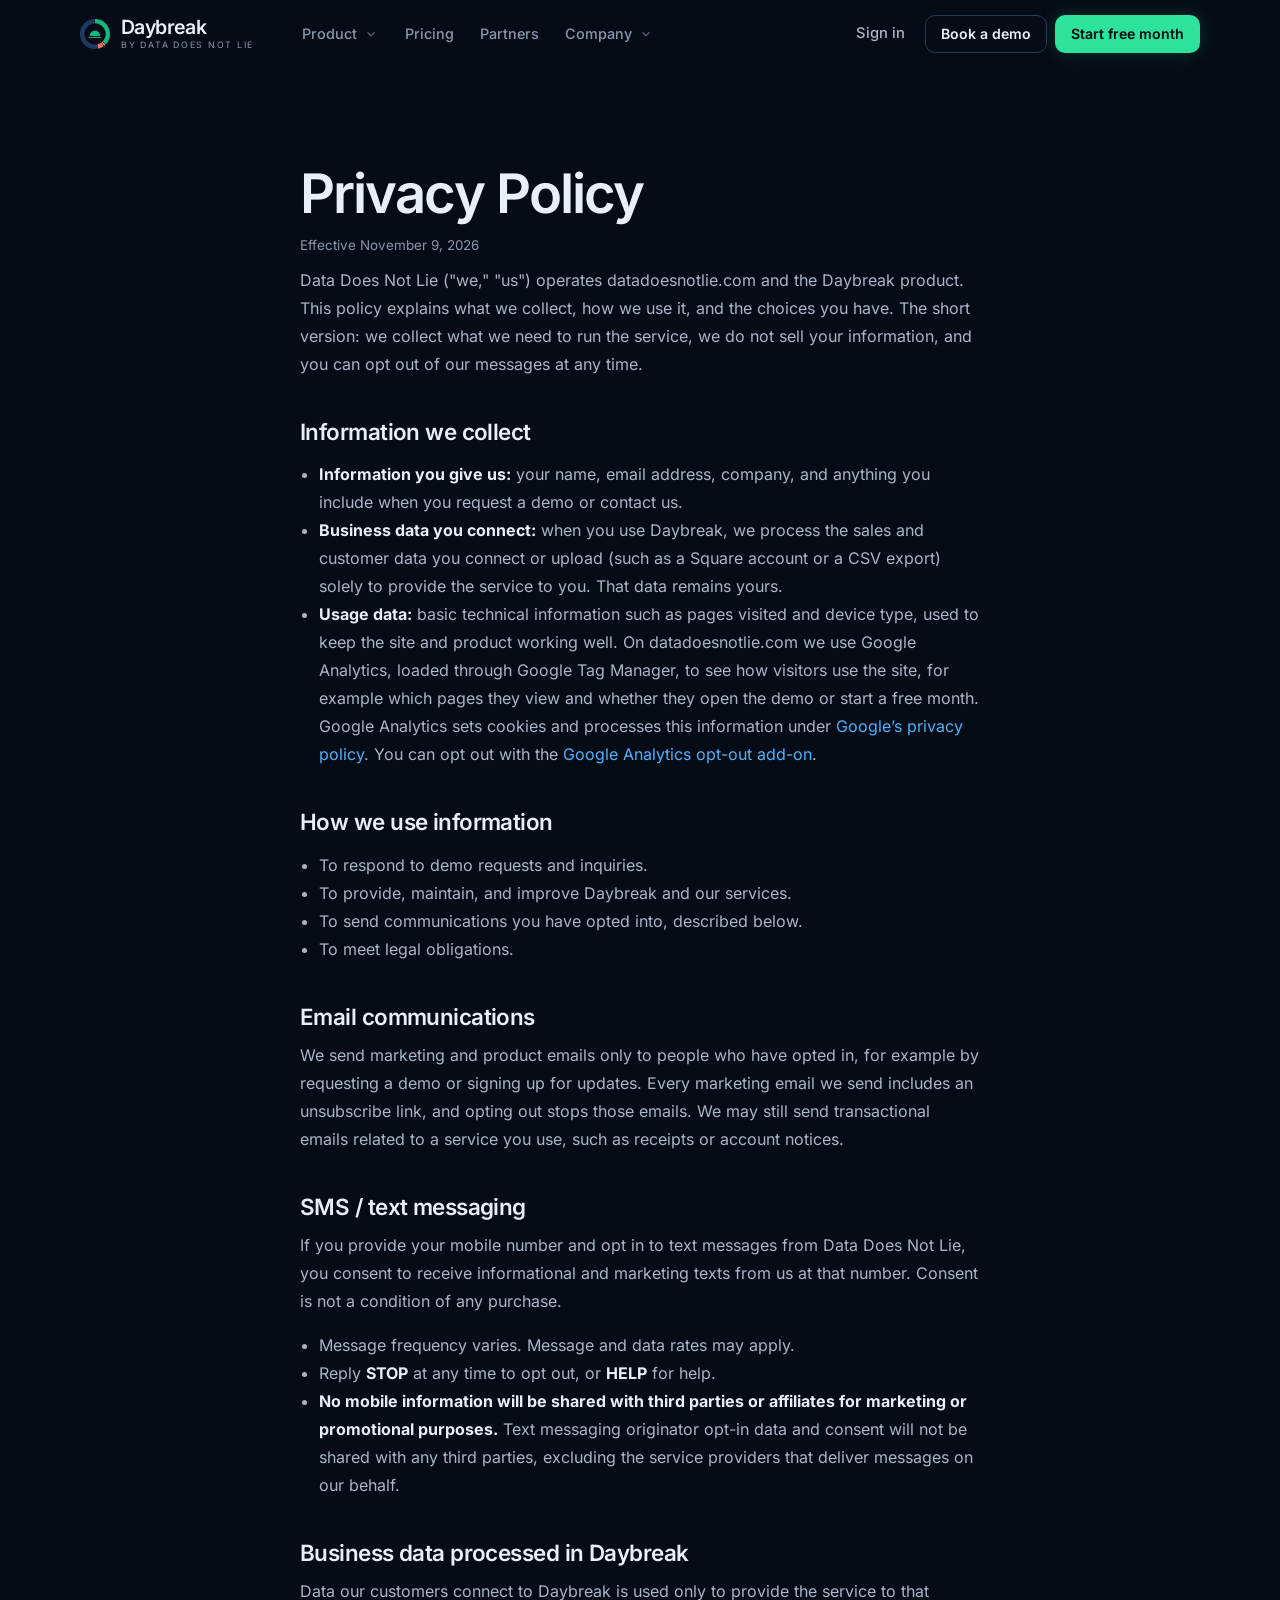
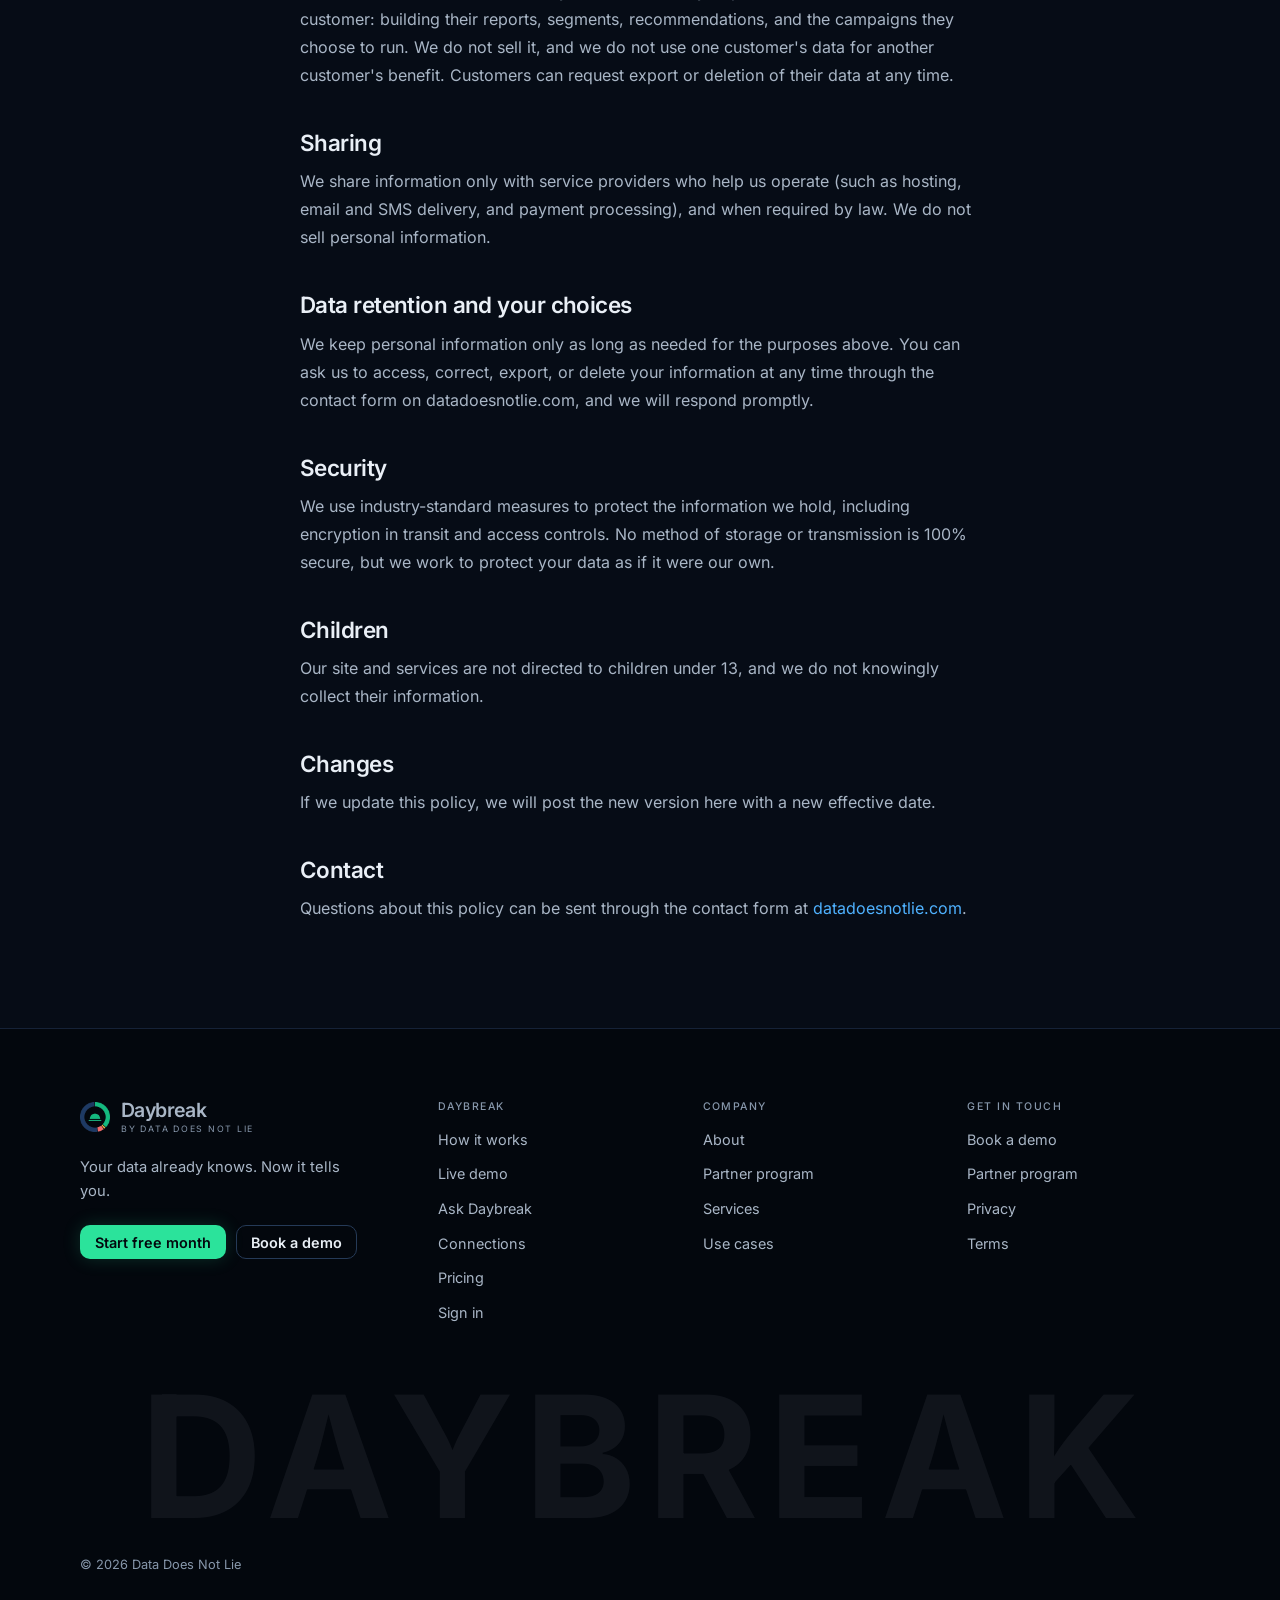
<file: privacy.html>
<!DOCTYPE html>
<html lang="en">
<head>
<meta charset="UTF-8">
<meta name="viewport" content="width=device-width, initial-scale=1.0">
<title>Privacy Policy | Data Does Not Lie</title>
<link rel="icon" type="image/png" href="assets/daybreak-logo.png">
<meta name="description" content="How Data Does Not Lie collects, uses, and protects your information, including email and SMS opt-in and opt-out practices.">
<link rel="canonical" href="https://datadoesnotlie.com/privacy.html">
<meta name="robots" content="index, follow, max-image-preview:large">
<meta property="og:site_name" content="Data Does Not Lie">
<meta property="og:type" content="website">
<meta property="og:url" content="https://datadoesnotlie.com/privacy.html">
<meta property="og:title" content="Privacy Policy | Data Does Not Lie">
<meta property="og:description" content="How Data Does Not Lie collects, uses, and protects your information, including email and SMS opt-in and opt-out practices.">
<meta property="og:image" content="https://datadoesnotlie.com/assets/og-home.jpg">
<meta name="twitter:card" content="summary_large_image">
<meta name="twitter:title" content="Privacy Policy | Data Does Not Lie">
<meta name="twitter:description" content="How Data Does Not Lie collects, uses, and protects your information, including email and SMS opt-in and opt-out practices.">
<meta name="twitter:image" content="https://datadoesnotlie.com/assets/og-home.jpg">
<script type="application/ld+json">{"@context":"https://schema.org","@type":"WebPage","name":"Privacy Policy","url":"https://datadoesnotlie.com/privacy.html","isPartOf":{"@id":"https://datadoesnotlie.com/#website"}}</script>
<link rel="preload" href="fonts/inter-latin-wght-normal.woff2" as="font" type="font/woff2" crossorigin>
<link rel="stylesheet" href="assets/site.min.css">
<!-- @analytics -->
<script async src="https://www.googletagmanager.com/gtag/js?id=G-PTXCDJXPX8"></script>
<script>window.dataLayer=window.dataLayer||[];function gtag(){dataLayer.push(arguments)}gtag("js",new Date());gtag("config","G-PTXCDJXPX8");(function(w,d,s,l,i){w[l].push({"gtm.start":new Date().getTime(),event:"gtm.js"});var f=d.getElementsByTagName(s)[0],j=d.createElement(s);j.async=true;j.src="https://www.googletagmanager.com/gtm.js?id="+i;f.parentNode.insertBefore(j,f)})(window,document,"script","dataLayer","GTM-N2T4PVSG");</script>
<!-- /@analytics -->
</head>
<body>
<!-- @header -->
<a class="skip" href="#main">Skip to content</a>
<header class="site-header">
  <div class="wrap bar">
    <a class="brand" href="index.html" aria-label="Daybreak by Data Does Not Lie, home">
      <img src="assets/daybreak-mark-96.png" alt="" width="30" height="30">
      <span class="words"><span class="name">Daybreak</span><span class="by">by Data Does Not Lie</span></span>
    </a>
    <nav class="nav" aria-label="Main">
      <div class="nav-item" data-menu>
        <button type="button" aria-expanded="false" aria-controls="menu-product">Product <svg class="chev" width="10" height="10" aria-hidden="true" viewBox="0 0 24 24" fill="currentColor"><path d="M15.88 9.29 12 13.17 8.12 9.29a.996.996 0 0 0-1.41 0c-.39.39-.39 1.02 0 1.41l4.59 4.59c.39.39 1.02.39 1.41 0l4.59-4.59c.39-.39.39-1.02 0-1.41-.39-.38-1.03-.39-1.42 0"/></svg></button>
        <div class="menu" id="menu-product">
          <div class="menu-grid">
            <div class="menu-links"><a href="index.html#how"><span class="mi"><svg width="16" height="16" aria-hidden="true" viewBox="0 0 24 24" fill="currentColor"><path d="m16.85 6.85 1.44 1.44-4.88 4.88-3.29-3.29a.996.996 0 0 0-1.41 0l-6 6.01c-.39.39-.39 1.02 0 1.41s1.02.39 1.41 0L9.41 12l3.29 3.29c.39.39 1.02.39 1.41 0l5.59-5.58 1.44 1.44c.31.31.85.09.85-.35V6.5c.01-.28-.21-.5-.49-.5h-4.29c-.45 0-.67.54-.36.85"/></svg></span><span><b>How it works</b><span>From your sales to a customer walking back in</span></span></a><a href="index.html#ask"><span class="mi"><svg width="16" height="16" aria-hidden="true" viewBox="0 0 24 24" fill="currentColor"><path d="M20 2H4c-1.1 0-2 .9-2 2v18l4-4h14c1.1 0 2-.9 2-2V4c0-1.1-.9-2-2-2"/></svg></span><span><b>Ask Daybreak</b><span>Chat with your own numbers</span></span></a><a href="index.html#mobile"><span class="mi"><svg width="16" height="16" aria-hidden="true" viewBox="0 0 24 24" fill="currentColor"><path d="M15.5 1h-8C6.12 1 5 2.12 5 3.5v17C5 21.88 6.12 23 7.5 23h8c1.38 0 2.5-1.12 2.5-2.5v-17C18 2.12 16.88 1 15.5 1m-4 21c-.83 0-1.5-.67-1.5-1.5s.67-1.5 1.5-1.5 1.5.67 1.5 1.5-.67 1.5-1.5 1.5m4.5-4H7V4h9z"/></svg></span><span><b>On your phone</b><span>Your morning brief, wherever you are</span></span></a><a href="index.html#features"><span class="mi"><svg width="16" height="16" aria-hidden="true" viewBox="0 0 24 24" fill="currentColor"><path d="m21.9 7.89-1.05-3.37c-.22-.9-1-1.52-1.91-1.52H5.05c-.9 0-1.69.63-1.9 1.52L2.1 7.89c-.46 1.97.85 3.11.9 3.17V19c0 1.1.9 2 2 2h14c1.1 0 2-.9 2-2v-7.94c1.12-1.12 1.09-2.41.9-3.17M13 5h1.96l.54 3.52c.09.71-.39 1.48-1.28 1.48-.67 0-1.22-.59-1.22-1.31zM6.44 8.86c-.08.65-.6 1.14-1.21 1.14-.93 0-1.35-.97-1.19-1.64L5.05 5h1.97zM11 8.69c0 .72-.55 1.31-1.29 1.31-.75 0-1.3-.7-1.22-1.48L9.04 5H11zM18.77 10c-.61 0-1.14-.49-1.21-1.14L16.98 5l1.93-.01 1.05 3.37c.16.67-.25 1.64-1.19 1.64"/></svg></span><span><b>Many stores</b><span>Every location, side by side</span></span></a><a href="index.html#integrations"><span class="mi"><svg width="16" height="16" aria-hidden="true" viewBox="0 0 24 24" fill="currentColor"><path d="M8.4 18.2c.38.5.6 1.12.6 1.8 0 1.66-1.34 3-3 3s-3-1.34-3-3 1.34-3 3-3c.44 0 .85.09 1.23.26l1.41-1.77c-.92-1.03-1.29-2.39-1.09-3.69l-2.03-.68c-.54.83-1.46 1.38-2.52 1.38-1.66 0-3-1.34-3-3s1.34-3 3-3 3 1.34 3 3c0 .07 0 .14-.01.21l2.03.68c.64-1.21 1.82-2.09 3.22-2.32V5.91C9.96 5.57 9 4.4 9 3c0-1.66 1.34-3 3-3s3 1.34 3 3c0 1.4-.96 2.57-2.25 2.91v2.16c1.4.23 2.58 1.11 3.22 2.32L18 9.71V9.5c0-1.66 1.34-3 3-3s3 1.34 3 3-1.34 3-3 3c-1.06 0-1.98-.55-2.52-1.37l-2.03.68c.2 1.29-.16 2.65-1.09 3.69l1.41 1.77Q17.34 17 18 17c1.66 0 3 1.34 3 3s-1.34 3-3 3-3-1.34-3-3c0-.68.22-1.3.6-1.8l-1.41-1.77c-1.35.75-3.01.76-4.37 0z"/></svg></span><span><b>Connections</b><span>Square, CSV, your POS and your AI</span></span></a></div>
            <a class="menu-feature" href="https://daybreak.datadoesnotlie.com/demo" data-track="open_demo"><img src="assets/app-dashboard.webp" alt="" width="320" height="200" loading="lazy"><b>Try the live demo</b><span>Explore a sample business, no sign-up</span></a>
          </div>
        </div>
      </div>
      <a href="pricing.html">Pricing</a>
      <a href="partners.html">Partners</a>
      <div class="nav-item" data-menu>
        <button type="button" aria-expanded="false" aria-controls="menu-company">Company <svg class="chev" width="10" height="10" aria-hidden="true" viewBox="0 0 24 24" fill="currentColor"><path d="M15.88 9.29 12 13.17 8.12 9.29a.996.996 0 0 0-1.41 0c-.39.39-.39 1.02 0 1.41l4.59 4.59c.39.39 1.02.39 1.41 0l4.59-4.59c.39-.39.39-1.02 0-1.41-.39-.38-1.03-.39-1.42 0"/></svg></button>
        <div class="menu menu-wide" id="menu-company"><div class="menu-grid one"><div class="menu-links"><a href="index.html#about"><span class="mi"><svg width="16" height="16" aria-hidden="true" viewBox="0 0 24 24" fill="currentColor"><path d="M12 12c2.21 0 4-1.79 4-4s-1.79-4-4-4-4 1.79-4 4 1.79 4 4 4m0 2c-2.67 0-8 1.34-8 4v1c0 .55.45 1 1 1h14c.55 0 1-.45 1-1v-1c0-2.66-5.33-4-8-4"/></svg></span><span><b>About</b><span>Who builds Daybreak</span></span></a><a href="blog.html"><span class="mi"><svg width="16" height="16" aria-hidden="true" viewBox="0 0 24 24" fill="currentColor"><path d="M17.5 4.5c-1.95 0-4.05.4-5.5 1.5-1.45-1.1-3.55-1.5-5.5-1.5-1.45 0-2.99.22-4.28.79C1.49 5.62 1 6.33 1 7.14v11.28c0 1.3 1.22 2.26 2.48 1.94.98-.25 2.02-.36 3.02-.36 1.56 0 3.22.26 4.56.92.6.3 1.28.3 1.87 0 1.34-.67 3-.92 4.56-.92 1 0 2.04.11 3.02.36 1.26.33 2.48-.63 2.48-1.94V7.14c0-.81-.49-1.52-1.22-1.85-1.28-.57-2.82-.79-4.27-.79M21 17.23c0 .63-.58 1.09-1.2.98-.75-.14-1.53-.2-2.3-.2-1.7 0-4.15.65-5.5 1.5V8c1.35-.85 3.8-1.5 5.5-1.5.92 0 1.83.09 2.7.28.46.1.8.51.8.98z"/><path d="M13.98 11.01c-.32 0-.61-.2-.71-.52-.13-.39.09-.82.48-.94 1.54-.5 3.53-.66 5.36-.45.41.05.71.42.66.83s-.42.71-.83.66c-1.62-.19-3.39-.04-4.73.39-.08.01-.16.03-.23.03m0 2.66c-.32 0-.61-.2-.71-.52-.13-.39.09-.82.48-.94 1.53-.5 3.53-.66 5.36-.45.41.05.71.42.66.83s-.42.71-.83.66c-1.62-.19-3.39-.04-4.73.39-.08.02-.16.03-.23.03m0 2.66c-.32 0-.61-.2-.71-.52-.13-.39.09-.82.48-.94 1.53-.5 3.53-.66 5.36-.45.41.05.71.42.66.83s-.42.7-.83.66c-1.62-.19-3.39-.04-4.73.39-.08.02-.16.03-.23.03"/></svg></span><span><b>Use cases</b><span>Real work, written up</span></span></a><a href="index.html#services"><span class="mi"><svg width="16" height="16" aria-hidden="true" viewBox="0 0 24 24" fill="currentColor"><path d="M8.7 15.9 4.8 12l3.9-3.9c.39-.39.39-1.01 0-1.4a.984.984 0 0 0-1.4 0l-4.59 4.59c-.39.39-.39 1.02 0 1.41l4.59 4.6c.39.39 1.01.39 1.4 0s.39-1.01 0-1.4m6.6 0 3.9-3.9-3.9-3.9a.984.984 0 0 1 0-1.4c.39-.39 1.01-.39 1.4 0l4.59 4.59c.39.39.39 1.02 0 1.41l-4.59 4.6c-.39.39-1.01.39-1.4 0a.984.984 0 0 1 0-1.4"/></svg></span><span><b>Custom development</b><span>Software built on your own data</span></span></a><a href="index.html#services"><span class="mi"><svg width="16" height="16" aria-hidden="true" viewBox="0 0 24 24" fill="currentColor"><path d="M11.99 2C6.47 2 2 6.48 2 12s4.47 10 9.99 10C17.52 22 22 17.52 22 12S17.52 2 11.99 2m6.93 6h-2.95c-.32-1.25-.78-2.45-1.38-3.56 1.84.63 3.37 1.91 4.33 3.56M12 4.04c.83 1.2 1.48 2.53 1.91 3.96h-3.82c.43-1.43 1.08-2.76 1.91-3.96M4.26 14C4.1 13.36 4 12.69 4 12s.1-1.36.26-2h3.38c-.08.66-.14 1.32-.14 2s.06 1.34.14 2zm.82 2h2.95c.32 1.25.78 2.45 1.38 3.56-1.84-.63-3.37-1.9-4.33-3.56m2.95-8H5.08c.96-1.66 2.49-2.93 4.33-3.56C8.81 5.55 8.35 6.75 8.03 8M12 19.96c-.83-1.2-1.48-2.53-1.91-3.96h3.82c-.43 1.43-1.08 2.76-1.91 3.96M14.34 14H9.66c-.09-.66-.16-1.32-.16-2s.07-1.35.16-2h4.68c.09.65.16 1.32.16 2s-.07 1.34-.16 2m.25 5.56c.6-1.11 1.06-2.31 1.38-3.56h2.95c-.96 1.65-2.49 2.93-4.33 3.56M16.36 14c.08-.66.14-1.32.14-2s-.06-1.34-.14-2h3.38c.16.64.26 1.31.26 2s-.1 1.36-.26 2z"/></svg></span><span><b>Website development</b><span>Fast sites with AEO built in</span></span></a><a href="index.html#demo"><span class="mi"><svg width="16" height="16" aria-hidden="true" viewBox="0 0 24 24" fill="currentColor"><path d="M20 4H4c-1.1 0-2 .9-2 2v12c0 1.1.9 2 2 2h16c1.1 0 2-.9 2-2V6c0-1.1-.9-2-2-2m-.4 4.25-6.54 4.09c-.65.41-1.47.41-2.12 0L4.4 8.25c-.25-.16-.4-.43-.4-.72 0-.67.73-1.07 1.3-.72L12 11l6.7-4.19c.57-.35 1.3.05 1.3.72 0 .29-.15.56-.4.72"/></svg></span><span><b>Contact</b><span>Book a call with us</span></span></a></div></div></div>
      </div>
    </nav>
    <div class="header-cta">
      <a class="signin" href="sign-in.html">Sign in</a>
      <a class="btn btn-ghost hdr-demo" href="index.html#demo">Book a demo</a>
      <a class="btn btn-primary" href="pricing.html">Start free month</a>
    </div>
    <button class="menu-btn" type="button" aria-label="Menu" aria-expanded="false" aria-controls="mobile-nav"><span></span></button>
  </div>
  <div class="mobile-nav" id="mobile-nav">
    <div class="group"><span>Daybreak</span><a href="https://daybreak.datadoesnotlie.com/demo">Try the live demo</a><a href="index.html#how">How it works</a><a href="index.html#ask">Ask Daybreak</a><a href="index.html#mobile">On your phone</a><a href="index.html#features">Many stores</a><a href="index.html#integrations">Connections</a><a href="pricing.html">Pricing</a><a href="partners.html">Partner program</a></div>
    <div class="group"><span>Data Does Not Lie</span><a href="index.html#about">About</a><a href="blog.html">Use cases</a><a href="index.html#services">Services</a><a href="sign-in.html">Sign in</a></div>
    <div class="cta-row"><a class="btn btn-ghost" href="index.html#demo">Book a demo</a><a class="btn btn-primary" href="pricing.html">Start free month</a></div>
  </div>
</header>
<!-- /@header -->

<main id="main" class="flush">
<div class="legal">
<h1>Privacy Policy</h1>
<span class="meta">Effective November 9, 2026</span>
<p>Data Does Not Lie ("we," "us") operates datadoesnotlie.com and the Daybreak product. This policy explains what we collect, how we use it, and the choices you have. The short version: we collect what we need to run the service, we do not sell your information, and you can opt out of our messages at any time.</p>

<h2>Information we collect</h2>
<ul>
<li><b>Information you give us:</b> your name, email address, company, and anything you include when you request a demo or contact us.</li>
<li><b>Business data you connect:</b> when you use Daybreak, we process the sales and customer data you connect or upload (such as a Square account or a CSV export) solely to provide the service to you. That data remains yours.</li>
<li><b>Usage data:</b> basic technical information such as pages visited and device type, used to keep the site and product working well. On datadoesnotlie.com we use Google Analytics, loaded through Google Tag Manager, to see how visitors use the site, for example which pages they view and whether they open the demo or start a free month. Google Analytics sets cookies and processes this information under <a href="https://policies.google.com/privacy">Google&rsquo;s privacy policy</a>. You can opt out with the <a href="https://tools.google.com/dlpage/gaoptout">Google Analytics opt-out add-on</a>.</li>
</ul>

<h2>How we use information</h2>
<ul>
<li>To respond to demo requests and inquiries.</li>
<li>To provide, maintain, and improve Daybreak and our services.</li>
<li>To send communications you have opted into, described below.</li>
<li>To meet legal obligations.</li>
</ul>

<h2>Email communications</h2>
<p>We send marketing and product emails only to people who have opted in, for example by requesting a demo or signing up for updates. Every marketing email we send includes an unsubscribe link, and opting out stops those emails. We may still send transactional emails related to a service you use, such as receipts or account notices.</p>

<h2>SMS / text messaging</h2>
<p>If you provide your mobile number and opt in to text messages from Data Does Not Lie, you consent to receive informational and marketing texts from us at that number. Consent is not a condition of any purchase.</p>
<ul>
<li>Message frequency varies. Message and data rates may apply.</li>
<li>Reply <b>STOP</b> at any time to opt out, or <b>HELP</b> for help.</li>
<li><b>No mobile information will be shared with third parties or affiliates for marketing or promotional purposes.</b> Text messaging originator opt-in data and consent will not be shared with any third parties, excluding the service providers that deliver messages on our behalf.</li>
</ul>

<h2>Business data processed in Daybreak</h2>
<p>Data our customers connect to Daybreak is used only to provide the service to that customer: building their reports, segments, recommendations, and the campaigns they choose to run. We do not sell it, and we do not use one customer's data for another customer's benefit. Customers can request export or deletion of their data at any time.</p>

<h2>Sharing</h2>
<p>We share information only with service providers who help us operate (such as hosting, email and SMS delivery, and payment processing), and when required by law. We do not sell personal information.</p>

<h2>Data retention and your choices</h2>
<p>We keep personal information only as long as needed for the purposes above. You can ask us to access, correct, export, or delete your information at any time through the contact form on datadoesnotlie.com, and we will respond promptly.</p>

<h2>Security</h2>
<p>We use industry-standard measures to protect the information we hold, including encryption in transit and access controls. No method of storage or transmission is 100% secure, but we work to protect your data as if it were our own.</p>

<h2>Children</h2>
<p>Our site and services are not directed to children under 13, and we do not knowingly collect their information.</p>

<h2>Changes</h2>
<p>If we update this policy, we will post the new version here with a new effective date.</p>

<h2>Contact</h2>
<p>Questions about this policy can be sent through the contact form at <a href="index.html#demo">datadoesnotlie.com</a>.</p>
</div>
</main>
<!-- @footer -->
<footer class="site-footer">
  <div class="wrap">
    <div class="foot-grid">
      <div>
        <a class="brand" href="index.html" aria-label="Daybreak by Data Does Not Lie, home">
          <img src="assets/daybreak-mark-96.png" alt="" width="30" height="30">
          <span class="words"><span class="name">Daybreak</span><span class="by">by Data Does Not Lie</span></span>
        </a>
        <p class="tag">Your data already knows. Now it tells you.</p>
        <div style="margin-top:22px;display:flex;gap:10px;flex-wrap:wrap"><a class="btn btn-primary btn-sm" href="pricing.html">Start free month</a><a class="btn btn-ghost btn-sm" href="index.html#demo">Book a demo</a></div>
      </div>
      <div><h4>Daybreak</h4><ul><li><a href="index.html#how">How it works</a></li><li><a href="https://daybreak.datadoesnotlie.com/demo">Live demo</a></li><li><a href="index.html#ask">Ask Daybreak</a></li><li><a href="index.html#integrations">Connections</a></li><li><a href="pricing.html">Pricing</a></li><li><a href="sign-in.html">Sign in</a></li></ul></div>
      <div><h4>Company</h4><ul><li><a href="index.html#about">About</a></li><li><a href="partners.html">Partner program</a></li><li><a href="index.html#services">Services</a></li><li><a href="blog.html">Use cases</a></li></ul></div>
      <div><h4>Get in touch</h4><ul><li><a href="index.html#demo">Book a demo</a></li><li><a href="partners.html">Partner program</a></li><li><a href="privacy.html">Privacy</a></li><li><a href="terms.html">Terms</a></li></ul></div>
    </div>
    <div class="foot-mark" aria-hidden="true"></div>
    <div class="foot-base"><span>&copy; 2026 Data Does Not Lie</span></div>
  </div>
</footer>
<div class="m-cta" data-mcta><a class="btn btn-ghost" href="https://daybreak.datadoesnotlie.com/demo" data-track="open_demo">Try the demo</a><a class="btn btn-primary" href="pricing.html">Start free month</a></div>
<!-- /@footer -->

<script>
  (function(){
    const reduceMotion = window.matchMedia("(prefers-reduced-motion: reduce)").matches;
    if(!reduceMotion && "IntersectionObserver" in window){
      const io = new IntersectionObserver(es=>{
        es.forEach(en=>{ if(en.isIntersecting){ en.target.classList.add("revealed"); io.unobserve(en.target); } });
      },{threshold:.12});
      document.querySelectorAll("[class-reveal-placeholder]").forEach(n=>io.observe(n));
    }else{
      document.querySelectorAll("[class-reveal-placeholder]").forEach(n=>n.classList.add("revealed"));
    }
  })();

</script>
<script src="assets/site.js" defer></script>
</body>
</html>
</file>
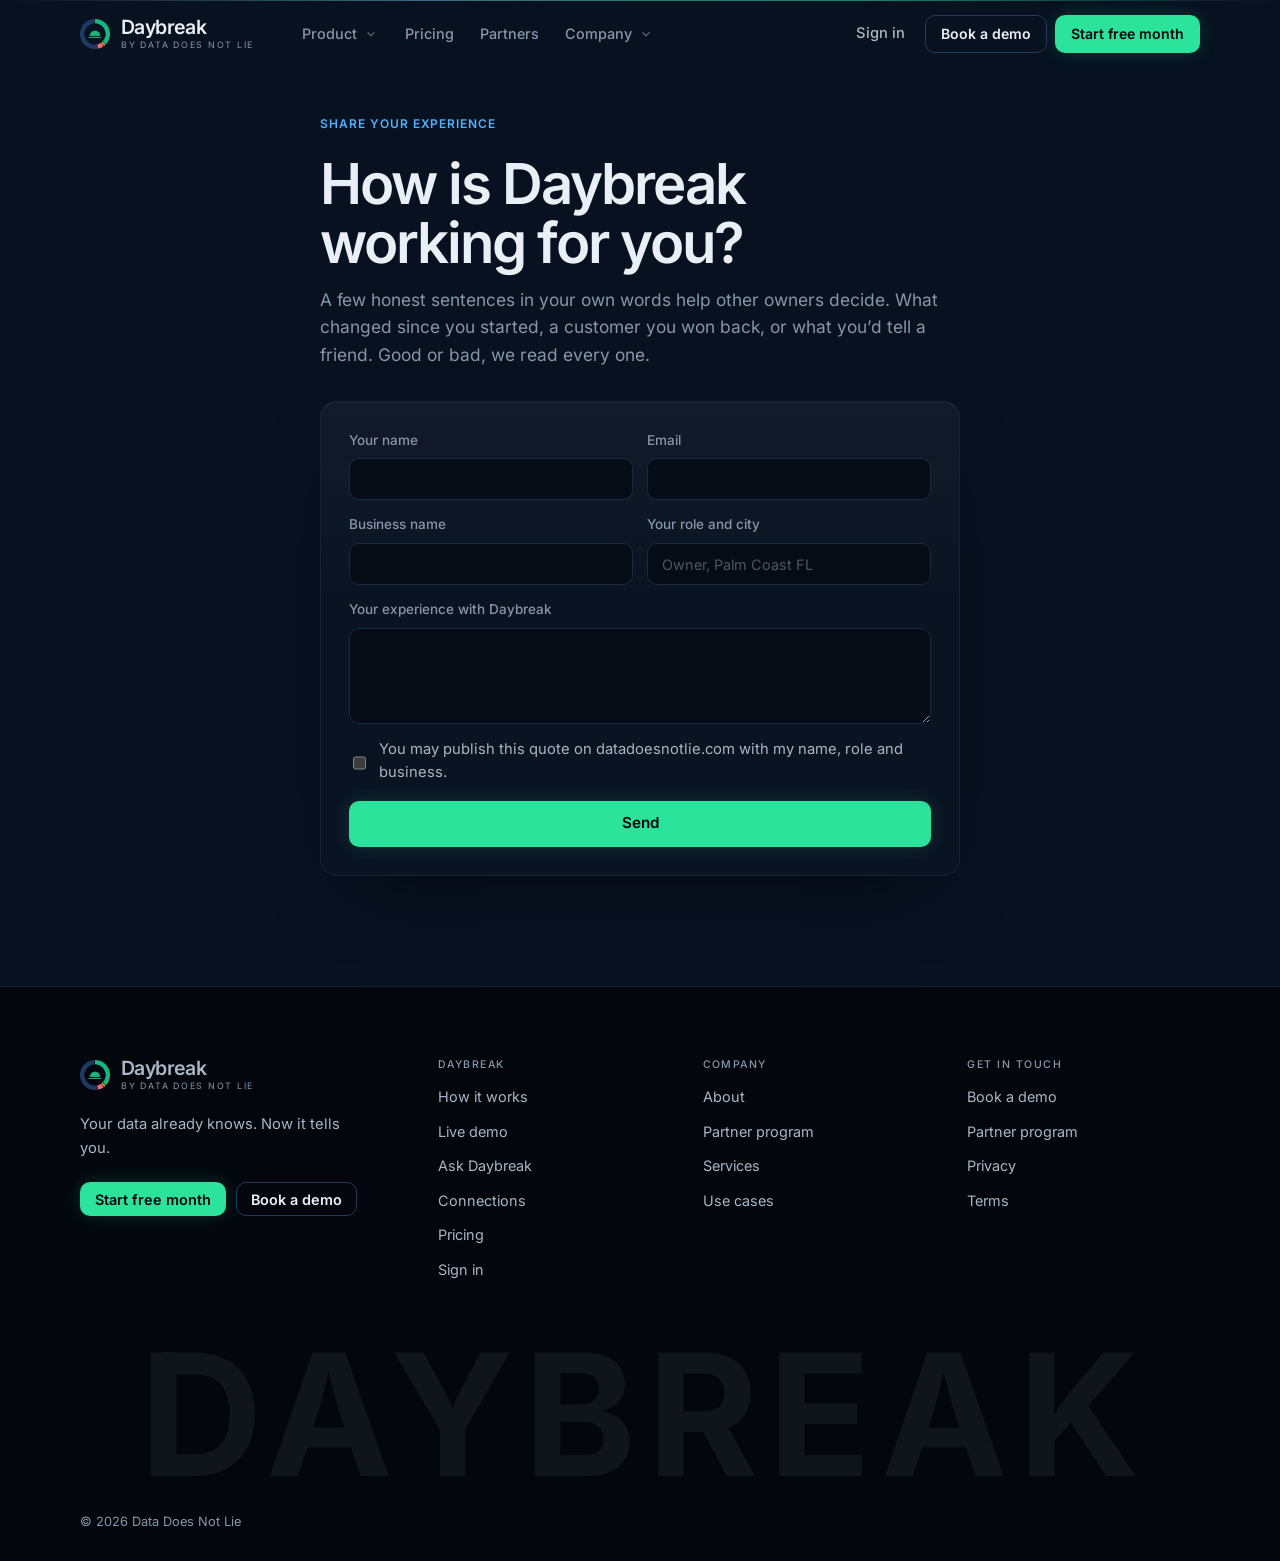
<file: review.html>
<!DOCTYPE html>
<html lang="en" class="no-js">
<head>
<meta charset="UTF-8">
<meta name="viewport" content="width=device-width, initial-scale=1.0">
<title>Share your experience | Daybreak</title>
<style>.m-cta{display:none!important}</style>
<meta name="description" content="Tell us how Daybreak is working for your business.">
<link rel="canonical" href="https://datadoesnotlie.com/review.html">
<meta name="robots" content="noindex, nofollow">
<meta name="theme-color" content="#071120">
<meta property="og:site_name" content="Data Does Not Lie">
<meta property="og:type" content="website">
<meta property="og:url" content="https://datadoesnotlie.com/review.html">
<meta property="og:title" content="Resell Daybreak under your own brand">
<meta property="og:description" content="The Daybreak partner program for agencies and consultants: your brand, your prices, 20% commission on add-ons.">
<meta property="og:image" content="https://datadoesnotlie.com/assets/og-partners.jpg">
<meta name="twitter:card" content="summary_large_image">
<meta name="twitter:title" content="Resell Daybreak under your own brand">
<meta name="twitter:description" content="The Daybreak partner program for agencies and consultants: your brand, your prices, 20% commission on add-ons.">
<meta name="twitter:image" content="https://datadoesnotlie.com/assets/og-partners.jpg">
<link rel="icon" type="image/png" href="assets/daybreak-logo.png">
<link rel="preload" href="fonts/inter-latin-wght-normal.woff2" as="font" type="font/woff2" crossorigin>
<link rel="stylesheet" href="assets/site.min.css">
<script>document.documentElement.classList.remove("no-js")</script>
<!-- @jsonld -->
<!-- /@jsonld -->
<!-- @analytics -->
<script async src="https://www.googletagmanager.com/gtag/js?id=G-PTXCDJXPX8"></script>
<script>window.dataLayer=window.dataLayer||[];function gtag(){dataLayer.push(arguments)}gtag("js",new Date());gtag("config","G-PTXCDJXPX8");(function(w,d,s,l,i){w[l].push({"gtm.start":new Date().getTime(),event:"gtm.js"});var f=d.getElementsByTagName(s)[0],j=d.createElement(s);j.async=true;j.src="https://www.googletagmanager.com/gtm.js?id="+i;f.parentNode.insertBefore(j,f)})(window,document,"script","dataLayer","GTM-N2T4PVSG");</script>
<!-- /@analytics -->
</head>
<body>
<!-- @header -->
<a class="skip" href="#main">Skip to content</a>
<header class="site-header">
  <div class="wrap bar">
    <a class="brand" href="index.html" aria-label="Daybreak by Data Does Not Lie, home">
      <img src="assets/daybreak-mark-96.png" alt="" width="30" height="30">
      <span class="words"><span class="name">Daybreak</span><span class="by">by Data Does Not Lie</span></span>
    </a>
    <nav class="nav" aria-label="Main">
      <div class="nav-item" data-menu>
        <button type="button" aria-expanded="false" aria-controls="menu-product">Product <svg class="chev" width="10" height="10" aria-hidden="true" viewBox="0 0 24 24" fill="currentColor"><path d="M15.88 9.29 12 13.17 8.12 9.29a.996.996 0 0 0-1.41 0c-.39.39-.39 1.02 0 1.41l4.59 4.59c.39.39 1.02.39 1.41 0l4.59-4.59c.39-.39.39-1.02 0-1.41-.39-.38-1.03-.39-1.42 0"/></svg></button>
        <div class="menu" id="menu-product">
          <div class="menu-grid">
            <div class="menu-links"><a href="index.html#how"><span class="mi"><svg width="16" height="16" aria-hidden="true" viewBox="0 0 24 24" fill="currentColor"><path d="m16.85 6.85 1.44 1.44-4.88 4.88-3.29-3.29a.996.996 0 0 0-1.41 0l-6 6.01c-.39.39-.39 1.02 0 1.41s1.02.39 1.41 0L9.41 12l3.29 3.29c.39.39 1.02.39 1.41 0l5.59-5.58 1.44 1.44c.31.31.85.09.85-.35V6.5c.01-.28-.21-.5-.49-.5h-4.29c-.45 0-.67.54-.36.85"/></svg></span><span><b>How it works</b><span>From your sales to a customer walking back in</span></span></a><a href="index.html#ask"><span class="mi"><svg width="16" height="16" aria-hidden="true" viewBox="0 0 24 24" fill="currentColor"><path d="M20 2H4c-1.1 0-2 .9-2 2v18l4-4h14c1.1 0 2-.9 2-2V4c0-1.1-.9-2-2-2"/></svg></span><span><b>Ask Daybreak</b><span>Chat with your own numbers</span></span></a><a href="index.html#mobile"><span class="mi"><svg width="16" height="16" aria-hidden="true" viewBox="0 0 24 24" fill="currentColor"><path d="M15.5 1h-8C6.12 1 5 2.12 5 3.5v17C5 21.88 6.12 23 7.5 23h8c1.38 0 2.5-1.12 2.5-2.5v-17C18 2.12 16.88 1 15.5 1m-4 21c-.83 0-1.5-.67-1.5-1.5s.67-1.5 1.5-1.5 1.5.67 1.5 1.5-.67 1.5-1.5 1.5m4.5-4H7V4h9z"/></svg></span><span><b>On your phone</b><span>Your morning brief, wherever you are</span></span></a><a href="index.html#features"><span class="mi"><svg width="16" height="16" aria-hidden="true" viewBox="0 0 24 24" fill="currentColor"><path d="m21.9 7.89-1.05-3.37c-.22-.9-1-1.52-1.91-1.52H5.05c-.9 0-1.69.63-1.9 1.52L2.1 7.89c-.46 1.97.85 3.11.9 3.17V19c0 1.1.9 2 2 2h14c1.1 0 2-.9 2-2v-7.94c1.12-1.12 1.09-2.41.9-3.17M13 5h1.96l.54 3.52c.09.71-.39 1.48-1.28 1.48-.67 0-1.22-.59-1.22-1.31zM6.44 8.86c-.08.65-.6 1.14-1.21 1.14-.93 0-1.35-.97-1.19-1.64L5.05 5h1.97zM11 8.69c0 .72-.55 1.31-1.29 1.31-.75 0-1.3-.7-1.22-1.48L9.04 5H11zM18.77 10c-.61 0-1.14-.49-1.21-1.14L16.98 5l1.93-.01 1.05 3.37c.16.67-.25 1.64-1.19 1.64"/></svg></span><span><b>Many stores</b><span>Every location, side by side</span></span></a><a href="index.html#integrations"><span class="mi"><svg width="16" height="16" aria-hidden="true" viewBox="0 0 24 24" fill="currentColor"><path d="M8.4 18.2c.38.5.6 1.12.6 1.8 0 1.66-1.34 3-3 3s-3-1.34-3-3 1.34-3 3-3c.44 0 .85.09 1.23.26l1.41-1.77c-.92-1.03-1.29-2.39-1.09-3.69l-2.03-.68c-.54.83-1.46 1.38-2.52 1.38-1.66 0-3-1.34-3-3s1.34-3 3-3 3 1.34 3 3c0 .07 0 .14-.01.21l2.03.68c.64-1.21 1.82-2.09 3.22-2.32V5.91C9.96 5.57 9 4.4 9 3c0-1.66 1.34-3 3-3s3 1.34 3 3c0 1.4-.96 2.57-2.25 2.91v2.16c1.4.23 2.58 1.11 3.22 2.32L18 9.71V9.5c0-1.66 1.34-3 3-3s3 1.34 3 3-1.34 3-3 3c-1.06 0-1.98-.55-2.52-1.37l-2.03.68c.2 1.29-.16 2.65-1.09 3.69l1.41 1.77Q17.34 17 18 17c1.66 0 3 1.34 3 3s-1.34 3-3 3-3-1.34-3-3c0-.68.22-1.3.6-1.8l-1.41-1.77c-1.35.75-3.01.76-4.37 0z"/></svg></span><span><b>Connections</b><span>Square, CSV, your POS and your AI</span></span></a></div>
            <a class="menu-feature" href="https://daybreak.datadoesnotlie.com/demo" data-track="open_demo"><img src="assets/app-dashboard.webp" alt="" width="320" height="200" loading="lazy"><b>Try the live demo</b><span>Explore a sample business, no sign-up</span></a>
          </div>
        </div>
      </div>
      <a href="pricing.html">Pricing</a>
      <a href="partners.html">Partners</a>
      <div class="nav-item" data-menu>
        <button type="button" aria-expanded="false" aria-controls="menu-company">Company <svg class="chev" width="10" height="10" aria-hidden="true" viewBox="0 0 24 24" fill="currentColor"><path d="M15.88 9.29 12 13.17 8.12 9.29a.996.996 0 0 0-1.41 0c-.39.39-.39 1.02 0 1.41l4.59 4.59c.39.39 1.02.39 1.41 0l4.59-4.59c.39-.39.39-1.02 0-1.41-.39-.38-1.03-.39-1.42 0"/></svg></button>
        <div class="menu menu-wide" id="menu-company"><div class="menu-grid one"><div class="menu-links"><a href="index.html#about"><span class="mi"><svg width="16" height="16" aria-hidden="true" viewBox="0 0 24 24" fill="currentColor"><path d="M12 12c2.21 0 4-1.79 4-4s-1.79-4-4-4-4 1.79-4 4 1.79 4 4 4m0 2c-2.67 0-8 1.34-8 4v1c0 .55.45 1 1 1h14c.55 0 1-.45 1-1v-1c0-2.66-5.33-4-8-4"/></svg></span><span><b>About</b><span>Who builds Daybreak</span></span></a><a href="blog.html"><span class="mi"><svg width="16" height="16" aria-hidden="true" viewBox="0 0 24 24" fill="currentColor"><path d="M17.5 4.5c-1.95 0-4.05.4-5.5 1.5-1.45-1.1-3.55-1.5-5.5-1.5-1.45 0-2.99.22-4.28.79C1.49 5.62 1 6.33 1 7.14v11.28c0 1.3 1.22 2.26 2.48 1.94.98-.25 2.02-.36 3.02-.36 1.56 0 3.22.26 4.56.92.6.3 1.28.3 1.87 0 1.34-.67 3-.92 4.56-.92 1 0 2.04.11 3.02.36 1.26.33 2.48-.63 2.48-1.94V7.14c0-.81-.49-1.52-1.22-1.85-1.28-.57-2.82-.79-4.27-.79M21 17.23c0 .63-.58 1.09-1.2.98-.75-.14-1.53-.2-2.3-.2-1.7 0-4.15.65-5.5 1.5V8c1.35-.85 3.8-1.5 5.5-1.5.92 0 1.83.09 2.7.28.46.1.8.51.8.98z"/><path d="M13.98 11.01c-.32 0-.61-.2-.71-.52-.13-.39.09-.82.48-.94 1.54-.5 3.53-.66 5.36-.45.41.05.71.42.66.83s-.42.71-.83.66c-1.62-.19-3.39-.04-4.73.39-.08.01-.16.03-.23.03m0 2.66c-.32 0-.61-.2-.71-.52-.13-.39.09-.82.48-.94 1.53-.5 3.53-.66 5.36-.45.41.05.71.42.66.83s-.42.71-.83.66c-1.62-.19-3.39-.04-4.73.39-.08.02-.16.03-.23.03m0 2.66c-.32 0-.61-.2-.71-.52-.13-.39.09-.82.48-.94 1.53-.5 3.53-.66 5.36-.45.41.05.71.42.66.83s-.42.7-.83.66c-1.62-.19-3.39-.04-4.73.39-.08.02-.16.03-.23.03"/></svg></span><span><b>Use cases</b><span>Real work, written up</span></span></a><a href="index.html#services"><span class="mi"><svg width="16" height="16" aria-hidden="true" viewBox="0 0 24 24" fill="currentColor"><path d="M8.7 15.9 4.8 12l3.9-3.9c.39-.39.39-1.01 0-1.4a.984.984 0 0 0-1.4 0l-4.59 4.59c-.39.39-.39 1.02 0 1.41l4.59 4.6c.39.39 1.01.39 1.4 0s.39-1.01 0-1.4m6.6 0 3.9-3.9-3.9-3.9a.984.984 0 0 1 0-1.4c.39-.39 1.01-.39 1.4 0l4.59 4.59c.39.39.39 1.02 0 1.41l-4.59 4.6c-.39.39-1.01.39-1.4 0a.984.984 0 0 1 0-1.4"/></svg></span><span><b>Custom development</b><span>Software built on your own data</span></span></a><a href="index.html#services"><span class="mi"><svg width="16" height="16" aria-hidden="true" viewBox="0 0 24 24" fill="currentColor"><path d="M11.99 2C6.47 2 2 6.48 2 12s4.47 10 9.99 10C17.52 22 22 17.52 22 12S17.52 2 11.99 2m6.93 6h-2.95c-.32-1.25-.78-2.45-1.38-3.56 1.84.63 3.37 1.91 4.33 3.56M12 4.04c.83 1.2 1.48 2.53 1.91 3.96h-3.82c.43-1.43 1.08-2.76 1.91-3.96M4.26 14C4.1 13.36 4 12.69 4 12s.1-1.36.26-2h3.38c-.08.66-.14 1.32-.14 2s.06 1.34.14 2zm.82 2h2.95c.32 1.25.78 2.45 1.38 3.56-1.84-.63-3.37-1.9-4.33-3.56m2.95-8H5.08c.96-1.66 2.49-2.93 4.33-3.56C8.81 5.55 8.35 6.75 8.03 8M12 19.96c-.83-1.2-1.48-2.53-1.91-3.96h3.82c-.43 1.43-1.08 2.76-1.91 3.96M14.34 14H9.66c-.09-.66-.16-1.32-.16-2s.07-1.35.16-2h4.68c.09.65.16 1.32.16 2s-.07 1.34-.16 2m.25 5.56c.6-1.11 1.06-2.31 1.38-3.56h2.95c-.96 1.65-2.49 2.93-4.33 3.56M16.36 14c.08-.66.14-1.32.14-2s-.06-1.34-.14-2h3.38c.16.64.26 1.31.26 2s-.1 1.36-.26 2z"/></svg></span><span><b>Website development</b><span>Fast sites with AEO built in</span></span></a><a href="index.html#demo"><span class="mi"><svg width="16" height="16" aria-hidden="true" viewBox="0 0 24 24" fill="currentColor"><path d="M20 4H4c-1.1 0-2 .9-2 2v12c0 1.1.9 2 2 2h16c1.1 0 2-.9 2-2V6c0-1.1-.9-2-2-2m-.4 4.25-6.54 4.09c-.65.41-1.47.41-2.12 0L4.4 8.25c-.25-.16-.4-.43-.4-.72 0-.67.73-1.07 1.3-.72L12 11l6.7-4.19c.57-.35 1.3.05 1.3.72 0 .29-.15.56-.4.72"/></svg></span><span><b>Contact</b><span>Book a call with us</span></span></a></div></div></div>
      </div>
    </nav>
    <div class="header-cta">
      <a class="signin" href="sign-in.html">Sign in</a>
      <a class="btn btn-ghost hdr-demo" href="index.html#demo">Book a demo</a>
      <a class="btn btn-primary" href="pricing.html">Start free month</a>
    </div>
    <button class="menu-btn" type="button" aria-label="Menu" aria-expanded="false" aria-controls="mobile-nav"><span></span></button>
  </div>
  <div class="mobile-nav" id="mobile-nav">
    <div class="group"><span>Daybreak</span><a href="https://daybreak.datadoesnotlie.com/demo">Try the live demo</a><a href="index.html#how">How it works</a><a href="index.html#ask">Ask Daybreak</a><a href="index.html#mobile">On your phone</a><a href="index.html#features">Many stores</a><a href="index.html#integrations">Connections</a><a href="pricing.html">Pricing</a><a href="partners.html">Partner program</a></div>
    <div class="group"><span>Data Does Not Lie</span><a href="index.html#about">About</a><a href="blog.html">Use cases</a><a href="index.html#services">Services</a><a href="sign-in.html">Sign in</a></div>
    <div class="cta-row"><a class="btn btn-ghost" href="index.html#demo">Book a demo</a><a class="btn btn-primary" href="pricing.html">Start free month</a></div>
  </div>
</header>
<!-- /@header -->

<main id="main" class="flush">
  <section class="sky" aria-labelledby="rv-title">
    <div class="top-edge" aria-hidden="true"></div>
    <div class="wrap" style="padding-top:clamp(56px,9vw,110px);padding-bottom:clamp(56px,9vw,110px);max-width:720px">
      <span class="kicker">Share your experience</span>
      <h1 id="rv-title" class="h2" style="margin-top:18px">How is Daybreak working for you?</h1>
      <p class="lede" style="margin-top:14px">A few honest sentences in your own words help other owners decide. What changed since you started, a customer you won back, or what you&rsquo;d tell a friend. Good or bad, we read every one.</p>
      <form class="form-card" data-lead="testimonial" novalidate style="margin-top:32px">
        <div class="row2">
          <div class="field"><label for="r-name">Your name</label><input id="r-name" name="name" autocomplete="name" required></div>
          <div class="field"><label for="r-email">Email</label><input id="r-email" name="email" type="email" autocomplete="email" required></div>
        </div>
        <div class="row2">
          <div class="field"><label for="r-company">Business name</label><input id="r-company" name="company" autocomplete="organization" required></div>
          <div class="field"><label for="r-role">Your role and city</label><input id="r-role" name="role" placeholder="Owner, Palm Coast FL"></div>
        </div>
        <div class="field"><label for="r-message">Your experience with Daybreak</label><textarea id="r-message" name="message" required rows="6"></textarea></div>
        <label class="field" style="display:flex;gap:10px;align-items:flex-start;font-size:.92rem;color:var(--dim)"><input type="checkbox" name="permission" value="yes" style="width:auto;margin-top:4px">You may publish this quote on datadoesnotlie.com with my name, role and business.</label>
        <button class="btn btn-primary btn-lg btn-block" type="submit">Send</button>
        <div class="form-ok" role="status">Thank you. We&rsquo;ll check with you before anything goes on the site.</div>
      </form>
    </div>
  </section>
</main>

<!-- @footer -->
<footer class="site-footer">
  <div class="wrap">
    <div class="foot-grid">
      <div>
        <a class="brand" href="index.html" aria-label="Daybreak by Data Does Not Lie, home">
          <img src="assets/daybreak-mark-96.png" alt="" width="30" height="30">
          <span class="words"><span class="name">Daybreak</span><span class="by">by Data Does Not Lie</span></span>
        </a>
        <p class="tag">Your data already knows. Now it tells you.</p>
        <div style="margin-top:22px;display:flex;gap:10px;flex-wrap:wrap"><a class="btn btn-primary btn-sm" href="pricing.html">Start free month</a><a class="btn btn-ghost btn-sm" href="index.html#demo">Book a demo</a></div>
      </div>
      <div><h4>Daybreak</h4><ul><li><a href="index.html#how">How it works</a></li><li><a href="https://daybreak.datadoesnotlie.com/demo">Live demo</a></li><li><a href="index.html#ask">Ask Daybreak</a></li><li><a href="index.html#integrations">Connections</a></li><li><a href="pricing.html">Pricing</a></li><li><a href="sign-in.html">Sign in</a></li></ul></div>
      <div><h4>Company</h4><ul><li><a href="index.html#about">About</a></li><li><a href="partners.html">Partner program</a></li><li><a href="index.html#services">Services</a></li><li><a href="blog.html">Use cases</a></li></ul></div>
      <div><h4>Get in touch</h4><ul><li><a href="index.html#demo">Book a demo</a></li><li><a href="partners.html">Partner program</a></li><li><a href="privacy.html">Privacy</a></li><li><a href="terms.html">Terms</a></li></ul></div>
    </div>
    <div class="foot-mark" aria-hidden="true"></div>
    <div class="foot-base"><span>&copy; 2026 Data Does Not Lie</span></div>
  </div>
</footer>
<div class="m-cta" data-mcta><a class="btn btn-ghost" href="https://daybreak.datadoesnotlie.com/demo" data-track="open_demo">Try the demo</a><a class="btn btn-primary" href="pricing.html">Start free month</a></div>
<!-- /@footer -->
<script src="assets/site.js" defer></script>
</body>
</html>
</file>
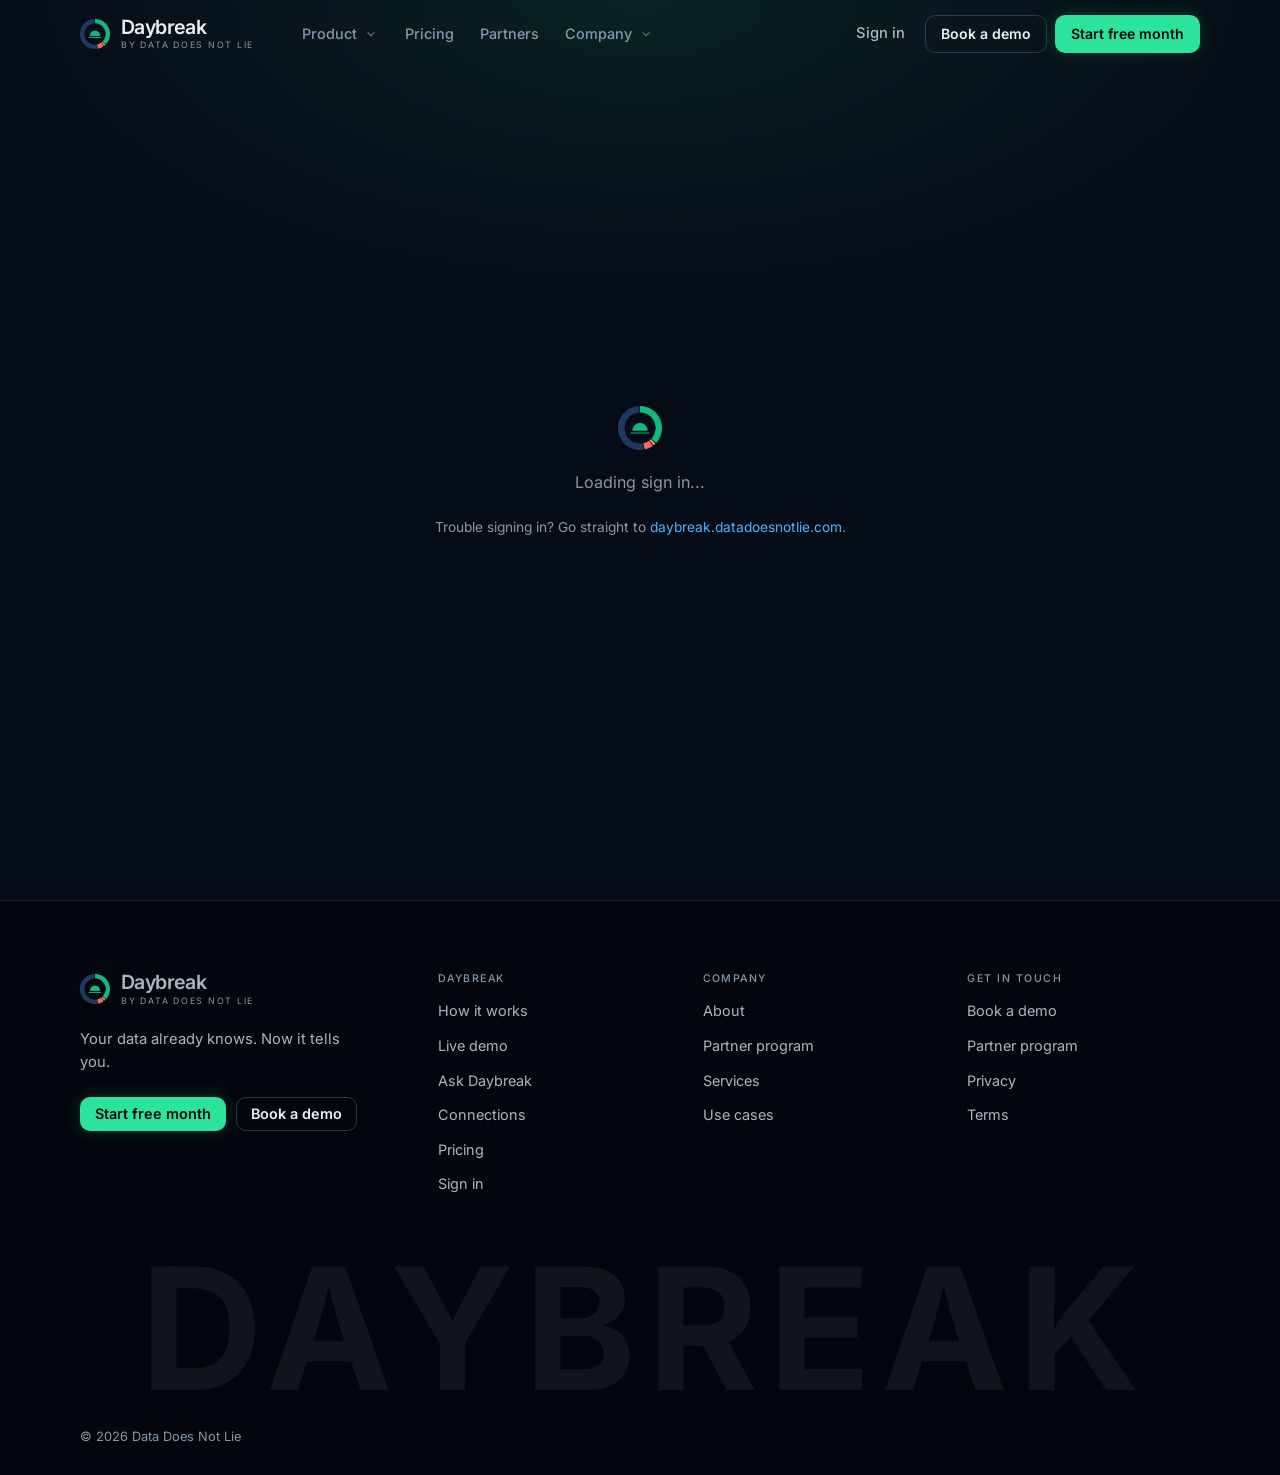
<file: sign-in.html>
<!DOCTYPE html>
<html lang="en">
<head>
<meta charset="UTF-8">
<meta name="viewport" content="width=device-width, initial-scale=1.0">
<title>Sign in to Daybreak | Data Does Not Lie</title>
<link rel="icon" type="image/png" href="assets/daybreak-logo.png">
<meta name="description" content="Sign in to Daybreak, the AI CRM for retail by Data Does Not Lie.">
<link rel="canonical" href="https://datadoesnotlie.com/sign-in.html">
<meta name="robots" content="noindex, follow">
<meta property="og:site_name" content="Data Does Not Lie">
<meta property="og:type" content="website">
<meta property="og:url" content="https://datadoesnotlie.com/sign-in.html">
<meta property="og:title" content="Sign in to Daybreak | Data Does Not Lie">
<meta property="og:description" content="Sign in to Daybreak, the AI CRM for retail by Data Does Not Lie.">
<meta property="og:image" content="https://datadoesnotlie.com/assets/og-home.jpg">
<meta name="twitter:card" content="summary_large_image">
<meta name="twitter:title" content="Sign in to Daybreak | Data Does Not Lie">
<meta name="twitter:description" content="Sign in to Daybreak, the AI CRM for retail by Data Does Not Lie.">
<meta name="twitter:image" content="https://datadoesnotlie.com/assets/og-home.jpg">
<script type="application/ld+json">{"@context":"https://schema.org","@type":"WebPage","name":"Privacy Policy","url":"https://datadoesnotlie.com/sign-in.html","isPartOf":{"@id":"https://datadoesnotlie.com/#website"}}</script>
<link rel="preload" href="fonts/inter-latin-wght-normal.woff2" as="font" type="font/woff2" crossorigin>
<link rel="stylesheet" href="assets/site.min.css">
<!-- @analytics -->
<script async src="https://www.googletagmanager.com/gtag/js?id=G-PTXCDJXPX8"></script>
<script>window.dataLayer=window.dataLayer||[];function gtag(){dataLayer.push(arguments)}gtag("js",new Date());gtag("config","G-PTXCDJXPX8");(function(w,d,s,l,i){w[l].push({"gtm.start":new Date().getTime(),event:"gtm.js"});var f=d.getElementsByTagName(s)[0],j=d.createElement(s);j.async=true;j.src="https://www.googletagmanager.com/gtm.js?id="+i;f.parentNode.insertBefore(j,f)})(window,document,"script","dataLayer","GTM-N2T4PVSG");</script>
<!-- /@analytics -->
</head>
<body>
<!-- @header -->
<a class="skip" href="#main">Skip to content</a>
<header class="site-header">
  <div class="wrap bar">
    <a class="brand" href="index.html" aria-label="Daybreak by Data Does Not Lie, home">
      <img src="assets/daybreak-mark-96.png" alt="" width="30" height="30">
      <span class="words"><span class="name">Daybreak</span><span class="by">by Data Does Not Lie</span></span>
    </a>
    <nav class="nav" aria-label="Main">
      <div class="nav-item" data-menu>
        <button type="button" aria-expanded="false" aria-controls="menu-product">Product <svg class="chev" width="10" height="10" aria-hidden="true" viewBox="0 0 24 24" fill="currentColor"><path d="M15.88 9.29 12 13.17 8.12 9.29a.996.996 0 0 0-1.41 0c-.39.39-.39 1.02 0 1.41l4.59 4.59c.39.39 1.02.39 1.41 0l4.59-4.59c.39-.39.39-1.02 0-1.41-.39-.38-1.03-.39-1.42 0"/></svg></button>
        <div class="menu" id="menu-product">
          <div class="menu-grid">
            <div class="menu-links"><a href="index.html#how"><span class="mi"><svg width="16" height="16" aria-hidden="true" viewBox="0 0 24 24" fill="currentColor"><path d="m16.85 6.85 1.44 1.44-4.88 4.88-3.29-3.29a.996.996 0 0 0-1.41 0l-6 6.01c-.39.39-.39 1.02 0 1.41s1.02.39 1.41 0L9.41 12l3.29 3.29c.39.39 1.02.39 1.41 0l5.59-5.58 1.44 1.44c.31.31.85.09.85-.35V6.5c.01-.28-.21-.5-.49-.5h-4.29c-.45 0-.67.54-.36.85"/></svg></span><span><b>How it works</b><span>From your sales to a customer walking back in</span></span></a><a href="index.html#ask"><span class="mi"><svg width="16" height="16" aria-hidden="true" viewBox="0 0 24 24" fill="currentColor"><path d="M20 2H4c-1.1 0-2 .9-2 2v18l4-4h14c1.1 0 2-.9 2-2V4c0-1.1-.9-2-2-2"/></svg></span><span><b>Ask Daybreak</b><span>Chat with your own numbers</span></span></a><a href="index.html#mobile"><span class="mi"><svg width="16" height="16" aria-hidden="true" viewBox="0 0 24 24" fill="currentColor"><path d="M15.5 1h-8C6.12 1 5 2.12 5 3.5v17C5 21.88 6.12 23 7.5 23h8c1.38 0 2.5-1.12 2.5-2.5v-17C18 2.12 16.88 1 15.5 1m-4 21c-.83 0-1.5-.67-1.5-1.5s.67-1.5 1.5-1.5 1.5.67 1.5 1.5-.67 1.5-1.5 1.5m4.5-4H7V4h9z"/></svg></span><span><b>On your phone</b><span>Your morning brief, wherever you are</span></span></a><a href="index.html#features"><span class="mi"><svg width="16" height="16" aria-hidden="true" viewBox="0 0 24 24" fill="currentColor"><path d="m21.9 7.89-1.05-3.37c-.22-.9-1-1.52-1.91-1.52H5.05c-.9 0-1.69.63-1.9 1.52L2.1 7.89c-.46 1.97.85 3.11.9 3.17V19c0 1.1.9 2 2 2h14c1.1 0 2-.9 2-2v-7.94c1.12-1.12 1.09-2.41.9-3.17M13 5h1.96l.54 3.52c.09.71-.39 1.48-1.28 1.48-.67 0-1.22-.59-1.22-1.31zM6.44 8.86c-.08.65-.6 1.14-1.21 1.14-.93 0-1.35-.97-1.19-1.64L5.05 5h1.97zM11 8.69c0 .72-.55 1.31-1.29 1.31-.75 0-1.3-.7-1.22-1.48L9.04 5H11zM18.77 10c-.61 0-1.14-.49-1.21-1.14L16.98 5l1.93-.01 1.05 3.37c.16.67-.25 1.64-1.19 1.64"/></svg></span><span><b>Many stores</b><span>Every location, side by side</span></span></a><a href="index.html#integrations"><span class="mi"><svg width="16" height="16" aria-hidden="true" viewBox="0 0 24 24" fill="currentColor"><path d="M8.4 18.2c.38.5.6 1.12.6 1.8 0 1.66-1.34 3-3 3s-3-1.34-3-3 1.34-3 3-3c.44 0 .85.09 1.23.26l1.41-1.77c-.92-1.03-1.29-2.39-1.09-3.69l-2.03-.68c-.54.83-1.46 1.38-2.52 1.38-1.66 0-3-1.34-3-3s1.34-3 3-3 3 1.34 3 3c0 .07 0 .14-.01.21l2.03.68c.64-1.21 1.82-2.09 3.22-2.32V5.91C9.96 5.57 9 4.4 9 3c0-1.66 1.34-3 3-3s3 1.34 3 3c0 1.4-.96 2.57-2.25 2.91v2.16c1.4.23 2.58 1.11 3.22 2.32L18 9.71V9.5c0-1.66 1.34-3 3-3s3 1.34 3 3-1.34 3-3 3c-1.06 0-1.98-.55-2.52-1.37l-2.03.68c.2 1.29-.16 2.65-1.09 3.69l1.41 1.77Q17.34 17 18 17c1.66 0 3 1.34 3 3s-1.34 3-3 3-3-1.34-3-3c0-.68.22-1.3.6-1.8l-1.41-1.77c-1.35.75-3.01.76-4.37 0z"/></svg></span><span><b>Connections</b><span>Square, CSV, your POS and your AI</span></span></a></div>
            <a class="menu-feature" href="https://daybreak.datadoesnotlie.com/demo" data-track="open_demo"><img src="assets/app-dashboard.webp" alt="" width="320" height="200" loading="lazy"><b>Try the live demo</b><span>Explore a sample business, no sign-up</span></a>
          </div>
        </div>
      </div>
      <a href="pricing.html">Pricing</a>
      <a href="partners.html">Partners</a>
      <div class="nav-item" data-menu>
        <button type="button" aria-expanded="false" aria-controls="menu-company">Company <svg class="chev" width="10" height="10" aria-hidden="true" viewBox="0 0 24 24" fill="currentColor"><path d="M15.88 9.29 12 13.17 8.12 9.29a.996.996 0 0 0-1.41 0c-.39.39-.39 1.02 0 1.41l4.59 4.59c.39.39 1.02.39 1.41 0l4.59-4.59c.39-.39.39-1.02 0-1.41-.39-.38-1.03-.39-1.42 0"/></svg></button>
        <div class="menu menu-wide" id="menu-company"><div class="menu-grid one"><div class="menu-links"><a href="index.html#about"><span class="mi"><svg width="16" height="16" aria-hidden="true" viewBox="0 0 24 24" fill="currentColor"><path d="M12 12c2.21 0 4-1.79 4-4s-1.79-4-4-4-4 1.79-4 4 1.79 4 4 4m0 2c-2.67 0-8 1.34-8 4v1c0 .55.45 1 1 1h14c.55 0 1-.45 1-1v-1c0-2.66-5.33-4-8-4"/></svg></span><span><b>About</b><span>Who builds Daybreak</span></span></a><a href="blog.html"><span class="mi"><svg width="16" height="16" aria-hidden="true" viewBox="0 0 24 24" fill="currentColor"><path d="M17.5 4.5c-1.95 0-4.05.4-5.5 1.5-1.45-1.1-3.55-1.5-5.5-1.5-1.45 0-2.99.22-4.28.79C1.49 5.62 1 6.33 1 7.14v11.28c0 1.3 1.22 2.26 2.48 1.94.98-.25 2.02-.36 3.02-.36 1.56 0 3.22.26 4.56.92.6.3 1.28.3 1.87 0 1.34-.67 3-.92 4.56-.92 1 0 2.04.11 3.02.36 1.26.33 2.48-.63 2.48-1.94V7.14c0-.81-.49-1.52-1.22-1.85-1.28-.57-2.82-.79-4.27-.79M21 17.23c0 .63-.58 1.09-1.2.98-.75-.14-1.53-.2-2.3-.2-1.7 0-4.15.65-5.5 1.5V8c1.35-.85 3.8-1.5 5.5-1.5.92 0 1.83.09 2.7.28.46.1.8.51.8.98z"/><path d="M13.98 11.01c-.32 0-.61-.2-.71-.52-.13-.39.09-.82.48-.94 1.54-.5 3.53-.66 5.36-.45.41.05.71.42.66.83s-.42.71-.83.66c-1.62-.19-3.39-.04-4.73.39-.08.01-.16.03-.23.03m0 2.66c-.32 0-.61-.2-.71-.52-.13-.39.09-.82.48-.94 1.53-.5 3.53-.66 5.36-.45.41.05.71.42.66.83s-.42.71-.83.66c-1.62-.19-3.39-.04-4.73.39-.08.02-.16.03-.23.03m0 2.66c-.32 0-.61-.2-.71-.52-.13-.39.09-.82.48-.94 1.53-.5 3.53-.66 5.36-.45.41.05.71.42.66.83s-.42.7-.83.66c-1.62-.19-3.39-.04-4.73.39-.08.02-.16.03-.23.03"/></svg></span><span><b>Use cases</b><span>Real work, written up</span></span></a><a href="index.html#services"><span class="mi"><svg width="16" height="16" aria-hidden="true" viewBox="0 0 24 24" fill="currentColor"><path d="M8.7 15.9 4.8 12l3.9-3.9c.39-.39.39-1.01 0-1.4a.984.984 0 0 0-1.4 0l-4.59 4.59c-.39.39-.39 1.02 0 1.41l4.59 4.6c.39.39 1.01.39 1.4 0s.39-1.01 0-1.4m6.6 0 3.9-3.9-3.9-3.9a.984.984 0 0 1 0-1.4c.39-.39 1.01-.39 1.4 0l4.59 4.59c.39.39.39 1.02 0 1.41l-4.59 4.6c-.39.39-1.01.39-1.4 0a.984.984 0 0 1 0-1.4"/></svg></span><span><b>Custom development</b><span>Software built on your own data</span></span></a><a href="index.html#services"><span class="mi"><svg width="16" height="16" aria-hidden="true" viewBox="0 0 24 24" fill="currentColor"><path d="M11.99 2C6.47 2 2 6.48 2 12s4.47 10 9.99 10C17.52 22 22 17.52 22 12S17.52 2 11.99 2m6.93 6h-2.95c-.32-1.25-.78-2.45-1.38-3.56 1.84.63 3.37 1.91 4.33 3.56M12 4.04c.83 1.2 1.48 2.53 1.91 3.96h-3.82c.43-1.43 1.08-2.76 1.91-3.96M4.26 14C4.1 13.36 4 12.69 4 12s.1-1.36.26-2h3.38c-.08.66-.14 1.32-.14 2s.06 1.34.14 2zm.82 2h2.95c.32 1.25.78 2.45 1.38 3.56-1.84-.63-3.37-1.9-4.33-3.56m2.95-8H5.08c.96-1.66 2.49-2.93 4.33-3.56C8.81 5.55 8.35 6.75 8.03 8M12 19.96c-.83-1.2-1.48-2.53-1.91-3.96h3.82c-.43 1.43-1.08 2.76-1.91 3.96M14.34 14H9.66c-.09-.66-.16-1.32-.16-2s.07-1.35.16-2h4.68c.09.65.16 1.32.16 2s-.07 1.34-.16 2m.25 5.56c.6-1.11 1.06-2.31 1.38-3.56h2.95c-.96 1.65-2.49 2.93-4.33 3.56M16.36 14c.08-.66.14-1.32.14-2s-.06-1.34-.14-2h3.38c.16.64.26 1.31.26 2s-.1 1.36-.26 2z"/></svg></span><span><b>Website development</b><span>Fast sites with AEO built in</span></span></a><a href="index.html#demo"><span class="mi"><svg width="16" height="16" aria-hidden="true" viewBox="0 0 24 24" fill="currentColor"><path d="M20 4H4c-1.1 0-2 .9-2 2v12c0 1.1.9 2 2 2h16c1.1 0 2-.9 2-2V6c0-1.1-.9-2-2-2m-.4 4.25-6.54 4.09c-.65.41-1.47.41-2.12 0L4.4 8.25c-.25-.16-.4-.43-.4-.72 0-.67.73-1.07 1.3-.72L12 11l6.7-4.19c.57-.35 1.3.05 1.3.72 0 .29-.15.56-.4.72"/></svg></span><span><b>Contact</b><span>Book a call with us</span></span></a></div></div></div>
      </div>
    </nav>
    <div class="header-cta">
      <a class="signin" href="sign-in.html">Sign in</a>
      <a class="btn btn-ghost hdr-demo" href="index.html#demo">Book a demo</a>
      <a class="btn btn-primary" href="pricing.html">Start free month</a>
    </div>
    <button class="menu-btn" type="button" aria-label="Menu" aria-expanded="false" aria-controls="mobile-nav"><span></span></button>
  </div>
  <div class="mobile-nav" id="mobile-nav">
    <div class="group"><span>Daybreak</span><a href="https://daybreak.datadoesnotlie.com/demo">Try the live demo</a><a href="index.html#how">How it works</a><a href="index.html#ask">Ask Daybreak</a><a href="index.html#mobile">On your phone</a><a href="index.html#features">Many stores</a><a href="index.html#integrations">Connections</a><a href="pricing.html">Pricing</a><a href="partners.html">Partner program</a></div>
    <div class="group"><span>Data Does Not Lie</span><a href="index.html#about">About</a><a href="blog.html">Use cases</a><a href="index.html#services">Services</a><a href="sign-in.html">Sign in</a></div>
    <div class="cta-row"><a class="btn btn-ghost" href="index.html#demo">Book a demo</a><a class="btn btn-primary" href="pricing.html">Start free month</a></div>
  </div>
</header>
<!-- /@header -->

<main id="main" class="flush">
<div class="signin">
  <img src="assets/daybreak-logo.png" alt="" width="44" height="44">
  <h1 class="sr-only">Sign in to Daybreak</h1>
  <div id="sign-in"><span class="wait" id="signInStatus">Loading sign in...</span></div>
  <p class="alt">Trouble signing in? Go straight to <a href="https://daybreak.datadoesnotlie.com/sign-in">daybreak.datadoesnotlie.com</a>.</p>
</div>
</main>
<!-- @footer -->
<footer class="site-footer">
  <div class="wrap">
    <div class="foot-grid">
      <div>
        <a class="brand" href="index.html" aria-label="Daybreak by Data Does Not Lie, home">
          <img src="assets/daybreak-mark-96.png" alt="" width="30" height="30">
          <span class="words"><span class="name">Daybreak</span><span class="by">by Data Does Not Lie</span></span>
        </a>
        <p class="tag">Your data already knows. Now it tells you.</p>
        <div style="margin-top:22px;display:flex;gap:10px;flex-wrap:wrap"><a class="btn btn-primary btn-sm" href="pricing.html">Start free month</a><a class="btn btn-ghost btn-sm" href="index.html#demo">Book a demo</a></div>
      </div>
      <div><h4>Daybreak</h4><ul><li><a href="index.html#how">How it works</a></li><li><a href="https://daybreak.datadoesnotlie.com/demo">Live demo</a></li><li><a href="index.html#ask">Ask Daybreak</a></li><li><a href="index.html#integrations">Connections</a></li><li><a href="pricing.html">Pricing</a></li><li><a href="sign-in.html">Sign in</a></li></ul></div>
      <div><h4>Company</h4><ul><li><a href="index.html#about">About</a></li><li><a href="partners.html">Partner program</a></li><li><a href="index.html#services">Services</a></li><li><a href="blog.html">Use cases</a></li></ul></div>
      <div><h4>Get in touch</h4><ul><li><a href="index.html#demo">Book a demo</a></li><li><a href="partners.html">Partner program</a></li><li><a href="privacy.html">Privacy</a></li><li><a href="terms.html">Terms</a></li></ul></div>
    </div>
    <div class="foot-mark" aria-hidden="true"></div>
    <div class="foot-base"><span>&copy; 2026 Data Does Not Lie</span></div>
  </div>
</footer>
<div class="m-cta" data-mcta><a class="btn btn-ghost" href="https://daybreak.datadoesnotlie.com/demo" data-track="open_demo">Try the demo</a><a class="btn btn-primary" href="pricing.html">Start free month</a></div>
<!-- /@footer -->


<!-- Daybreak sign in (Clerk). Signing in here sets the session for all of datadoesnotlie.com, then opens Daybreak. -->
<script src="https://clerk.datadoesnotlie.com/npm/@clerk/ui@1/dist/ui.browser.js" crossorigin="anonymous" async></script>
<script data-clerk-publishable-key="pk_live_Y2xlcmsuZGF0YWRvZXNub3RsaWUuY29tJA" src="https://clerk.datadoesnotlie.com/npm/@clerk/clerk-js@6/dist/clerk.browser.js" crossorigin="anonymous" async></script>
<script>
  (function(){
    var APP = "https://daybreak.datadoesnotlie.com";
    var box = document.getElementById("sign-in");
    var status = document.getElementById("signInStatus");
    // If the sign-in form can't load here (slow connection, private browsing, a blocker), go to the app's own sign-in.
    var fail = function(){ location.replace(APP + "/sign-in"); };
    window.addEventListener("load", async function(){
      try {
        var tries = 0;
        while ((!window.Clerk || !window.__internal_ClerkUICtor) && tries++ < 150) await new Promise(function(r){ setTimeout(r, 100); });
        if (!window.Clerk) return fail();
        await Clerk.load({
          ui: { ClerkUI: window.__internal_ClerkUICtor },
          signInForceRedirectUrl: APP,
          signUpForceRedirectUrl: APP,
          appearance: {
            variables: {
              colorPrimary: "#0A1322", colorPrimaryForeground: "#FFFFFF",
              colorBackground: "#FFFFFF", colorForeground: "#0A1322", colorMutedForeground: "#657285",
              colorInput: "#FFFFFF", colorInputForeground: "#0A1322", colorNeutral: "#0A1322",
              borderRadius: "10px", fontFamily: "'Inter', system-ui, sans-serif"
            },
            elements: {}
          }
        });
        // Already signed in: skip the form.
        if (Clerk.user) { location.replace(APP); return; }
        box.innerHTML = "";
        Clerk.mountSignIn(box, { forceRedirectUrl: APP, signUpUrl: APP + "/sign-up" });
      } catch (e) { fail(); }
    });
  })();
</script>
<script src="assets/site.js" defer></script>
</body>
</html>
</file>
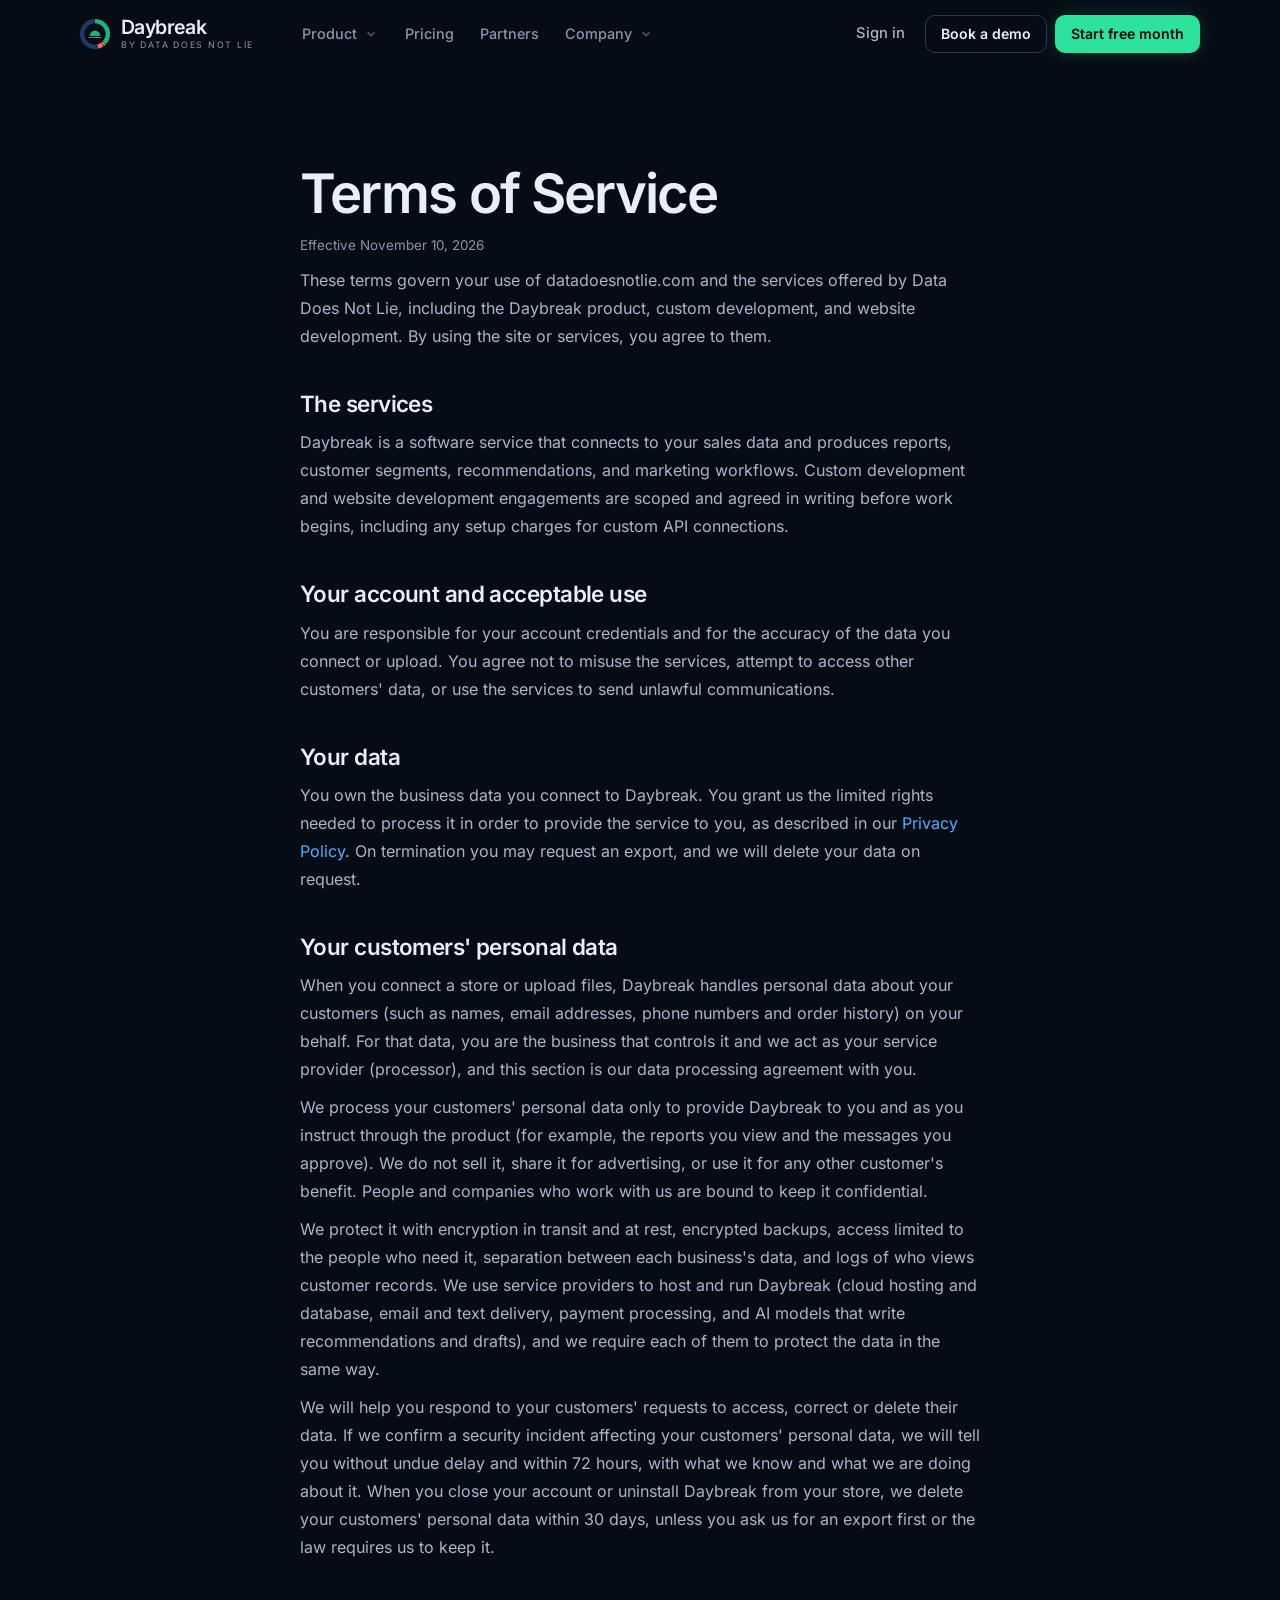
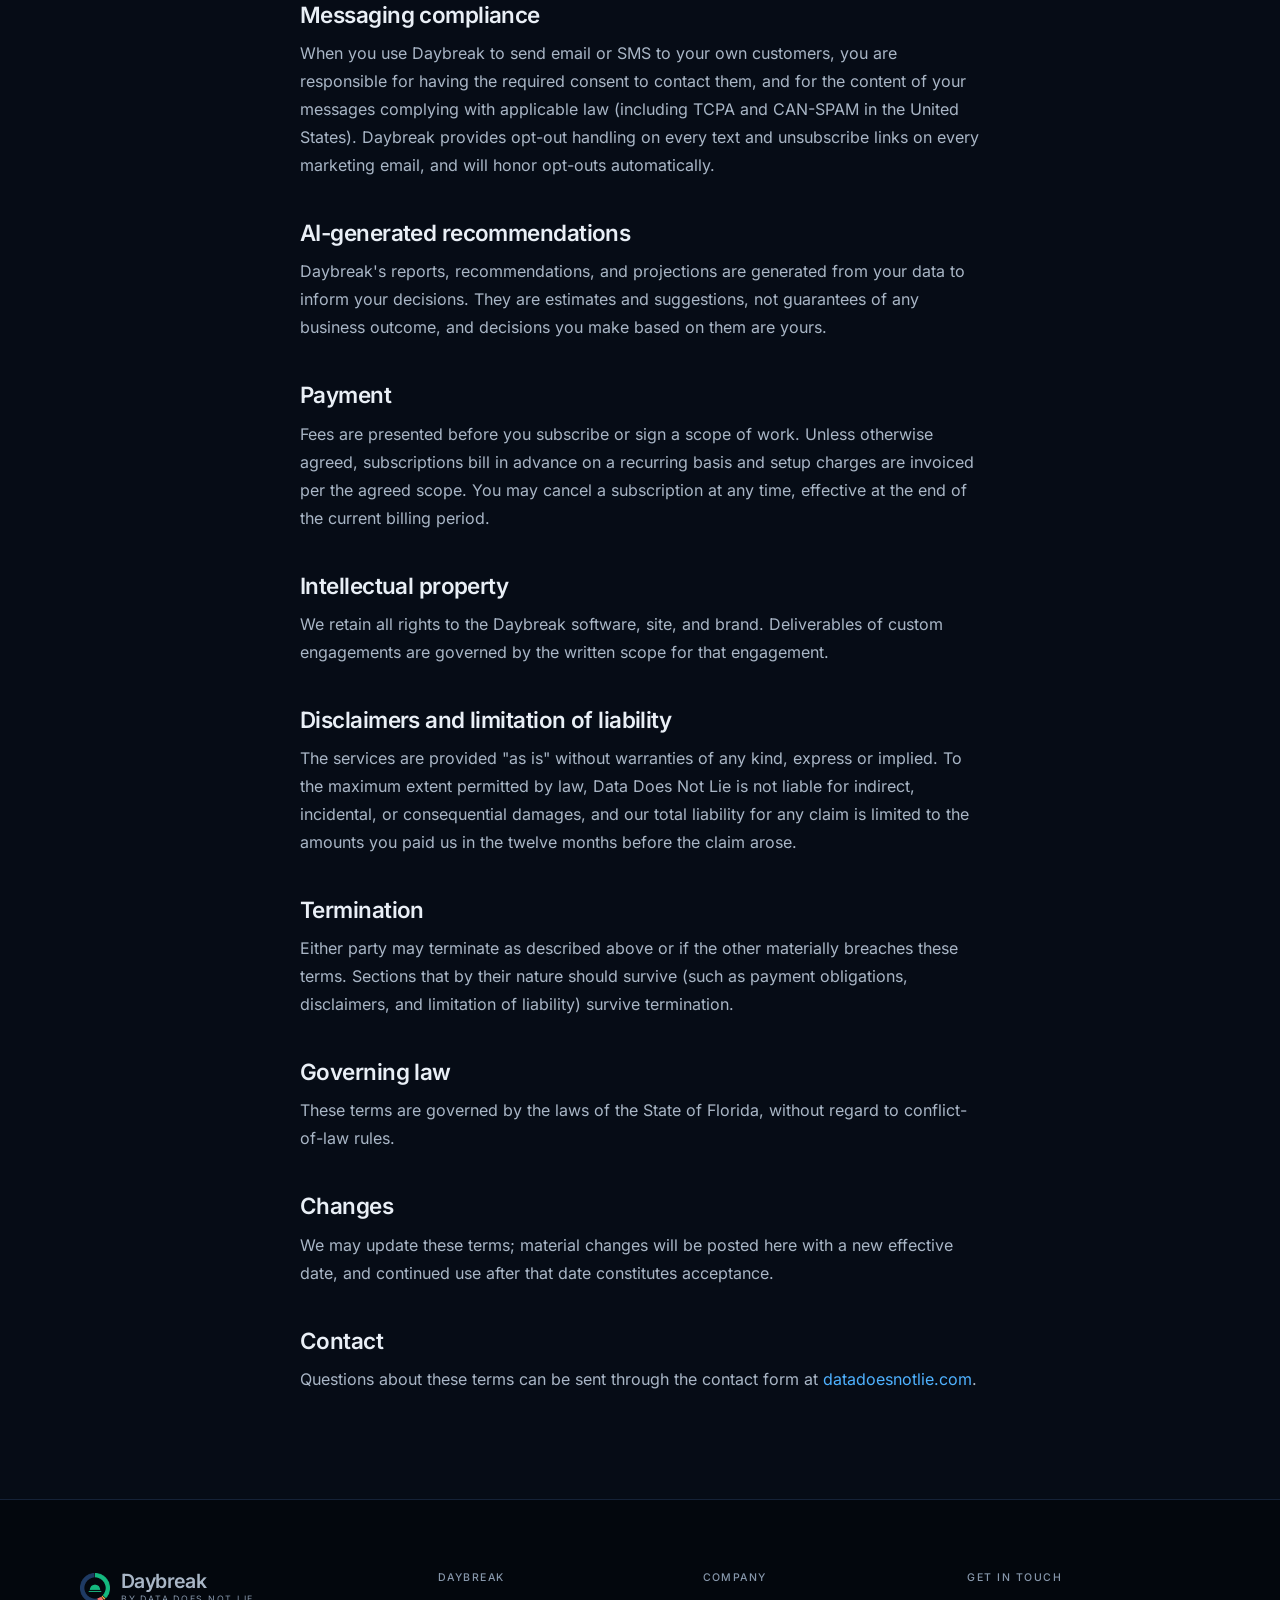
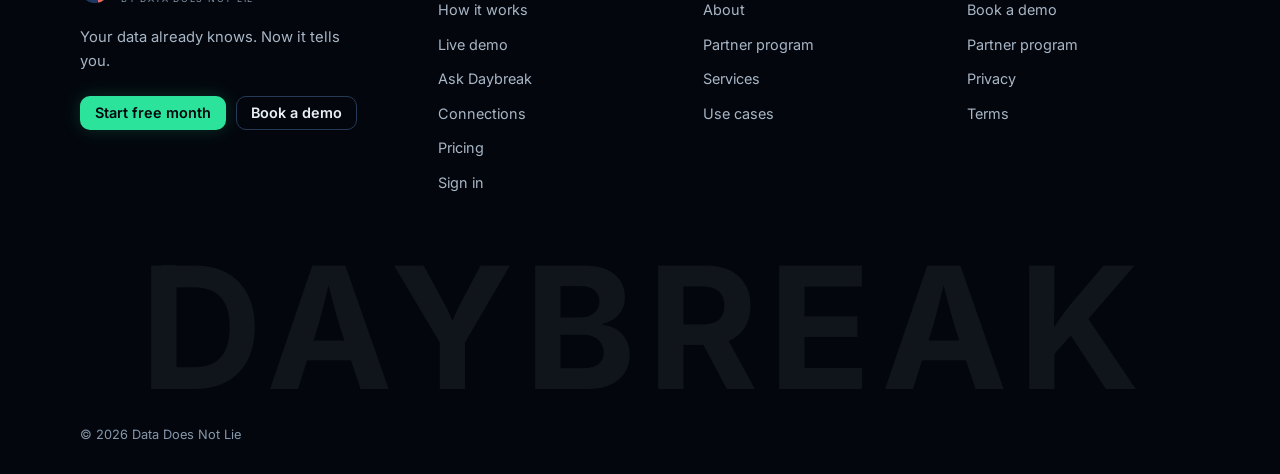
<file: terms.html>
<!DOCTYPE html>
<html lang="en">
<head>
<meta charset="UTF-8">
<meta name="viewport" content="width=device-width, initial-scale=1.0">
<title>Terms of Service | Data Does Not Lie</title>
<link rel="icon" type="image/png" href="assets/daybreak-logo.png">
<meta name="description" content="The terms that govern use of datadoesnotlie.com and the Daybreak product by Data Does Not Lie.">
<link rel="canonical" href="https://datadoesnotlie.com/terms.html">
<meta name="robots" content="index, follow, max-image-preview:large">
<meta property="og:site_name" content="Data Does Not Lie">
<meta property="og:type" content="website">
<meta property="og:url" content="https://datadoesnotlie.com/terms.html">
<meta property="og:title" content="Terms of Service | Data Does Not Lie">
<meta property="og:description" content="The terms that govern use of datadoesnotlie.com and the Daybreak product by Data Does Not Lie.">
<meta property="og:image" content="https://datadoesnotlie.com/assets/og-home.jpg">
<meta name="twitter:card" content="summary_large_image">
<meta name="twitter:title" content="Terms of Service | Data Does Not Lie">
<meta name="twitter:description" content="The terms that govern use of datadoesnotlie.com and the Daybreak product by Data Does Not Lie.">
<meta name="twitter:image" content="https://datadoesnotlie.com/assets/og-home.jpg">
<script type="application/ld+json">{"@context":"https://schema.org","@type":"WebPage","name":"Terms of Service","url":"https://datadoesnotlie.com/terms.html","isPartOf":{"@id":"https://datadoesnotlie.com/#website"}}</script>
<link rel="preload" href="fonts/inter-latin-wght-normal.woff2" as="font" type="font/woff2" crossorigin>
<link rel="stylesheet" href="assets/site.min.css">
<!-- @analytics -->
<script async src="https://www.googletagmanager.com/gtag/js?id=G-PTXCDJXPX8"></script>
<script>window.dataLayer=window.dataLayer||[];function gtag(){dataLayer.push(arguments)}gtag("js",new Date());gtag("config","G-PTXCDJXPX8");(function(w,d,s,l,i){w[l].push({"gtm.start":new Date().getTime(),event:"gtm.js"});var f=d.getElementsByTagName(s)[0],j=d.createElement(s);j.async=true;j.src="https://www.googletagmanager.com/gtm.js?id="+i;f.parentNode.insertBefore(j,f)})(window,document,"script","dataLayer","GTM-N2T4PVSG");</script>
<!-- /@analytics -->
</head>
<body>
<!-- @header -->
<a class="skip" href="#main">Skip to content</a>
<header class="site-header">
  <div class="wrap bar">
    <a class="brand" href="index.html" aria-label="Daybreak by Data Does Not Lie, home">
      <img src="assets/daybreak-mark-96.png" alt="" width="30" height="30">
      <span class="words"><span class="name">Daybreak</span><span class="by">by Data Does Not Lie</span></span>
    </a>
    <nav class="nav" aria-label="Main">
      <div class="nav-item" data-menu>
        <button type="button" aria-expanded="false" aria-controls="menu-product">Product <svg class="chev" width="10" height="10" aria-hidden="true" viewBox="0 0 24 24" fill="currentColor"><path d="M15.88 9.29 12 13.17 8.12 9.29a.996.996 0 0 0-1.41 0c-.39.39-.39 1.02 0 1.41l4.59 4.59c.39.39 1.02.39 1.41 0l4.59-4.59c.39-.39.39-1.02 0-1.41-.39-.38-1.03-.39-1.42 0"/></svg></button>
        <div class="menu" id="menu-product">
          <div class="menu-grid">
            <div class="menu-links"><a href="index.html#how"><span class="mi"><svg width="16" height="16" aria-hidden="true" viewBox="0 0 24 24" fill="currentColor"><path d="m16.85 6.85 1.44 1.44-4.88 4.88-3.29-3.29a.996.996 0 0 0-1.41 0l-6 6.01c-.39.39-.39 1.02 0 1.41s1.02.39 1.41 0L9.41 12l3.29 3.29c.39.39 1.02.39 1.41 0l5.59-5.58 1.44 1.44c.31.31.85.09.85-.35V6.5c.01-.28-.21-.5-.49-.5h-4.29c-.45 0-.67.54-.36.85"/></svg></span><span><b>How it works</b><span>From your sales to a customer walking back in</span></span></a><a href="index.html#ask"><span class="mi"><svg width="16" height="16" aria-hidden="true" viewBox="0 0 24 24" fill="currentColor"><path d="M20 2H4c-1.1 0-2 .9-2 2v18l4-4h14c1.1 0 2-.9 2-2V4c0-1.1-.9-2-2-2"/></svg></span><span><b>Ask Daybreak</b><span>Chat with your own numbers</span></span></a><a href="index.html#mobile"><span class="mi"><svg width="16" height="16" aria-hidden="true" viewBox="0 0 24 24" fill="currentColor"><path d="M15.5 1h-8C6.12 1 5 2.12 5 3.5v17C5 21.88 6.12 23 7.5 23h8c1.38 0 2.5-1.12 2.5-2.5v-17C18 2.12 16.88 1 15.5 1m-4 21c-.83 0-1.5-.67-1.5-1.5s.67-1.5 1.5-1.5 1.5.67 1.5 1.5-.67 1.5-1.5 1.5m4.5-4H7V4h9z"/></svg></span><span><b>On your phone</b><span>Your morning brief, wherever you are</span></span></a><a href="index.html#features"><span class="mi"><svg width="16" height="16" aria-hidden="true" viewBox="0 0 24 24" fill="currentColor"><path d="m21.9 7.89-1.05-3.37c-.22-.9-1-1.52-1.91-1.52H5.05c-.9 0-1.69.63-1.9 1.52L2.1 7.89c-.46 1.97.85 3.11.9 3.17V19c0 1.1.9 2 2 2h14c1.1 0 2-.9 2-2v-7.94c1.12-1.12 1.09-2.41.9-3.17M13 5h1.96l.54 3.52c.09.71-.39 1.48-1.28 1.48-.67 0-1.22-.59-1.22-1.31zM6.44 8.86c-.08.65-.6 1.14-1.21 1.14-.93 0-1.35-.97-1.19-1.64L5.05 5h1.97zM11 8.69c0 .72-.55 1.31-1.29 1.31-.75 0-1.3-.7-1.22-1.48L9.04 5H11zM18.77 10c-.61 0-1.14-.49-1.21-1.14L16.98 5l1.93-.01 1.05 3.37c.16.67-.25 1.64-1.19 1.64"/></svg></span><span><b>Many stores</b><span>Every location, side by side</span></span></a><a href="index.html#integrations"><span class="mi"><svg width="16" height="16" aria-hidden="true" viewBox="0 0 24 24" fill="currentColor"><path d="M8.4 18.2c.38.5.6 1.12.6 1.8 0 1.66-1.34 3-3 3s-3-1.34-3-3 1.34-3 3-3c.44 0 .85.09 1.23.26l1.41-1.77c-.92-1.03-1.29-2.39-1.09-3.69l-2.03-.68c-.54.83-1.46 1.38-2.52 1.38-1.66 0-3-1.34-3-3s1.34-3 3-3 3 1.34 3 3c0 .07 0 .14-.01.21l2.03.68c.64-1.21 1.82-2.09 3.22-2.32V5.91C9.96 5.57 9 4.4 9 3c0-1.66 1.34-3 3-3s3 1.34 3 3c0 1.4-.96 2.57-2.25 2.91v2.16c1.4.23 2.58 1.11 3.22 2.32L18 9.71V9.5c0-1.66 1.34-3 3-3s3 1.34 3 3-1.34 3-3 3c-1.06 0-1.98-.55-2.52-1.37l-2.03.68c.2 1.29-.16 2.65-1.09 3.69l1.41 1.77Q17.34 17 18 17c1.66 0 3 1.34 3 3s-1.34 3-3 3-3-1.34-3-3c0-.68.22-1.3.6-1.8l-1.41-1.77c-1.35.75-3.01.76-4.37 0z"/></svg></span><span><b>Connections</b><span>Square, CSV, your POS and your AI</span></span></a></div>
            <a class="menu-feature" href="https://daybreak.datadoesnotlie.com/demo" data-track="open_demo"><img src="assets/app-dashboard.webp" alt="" width="320" height="200" loading="lazy"><b>Try the live demo</b><span>Explore a sample business, no sign-up</span></a>
          </div>
        </div>
      </div>
      <a href="pricing.html">Pricing</a>
      <a href="partners.html">Partners</a>
      <div class="nav-item" data-menu>
        <button type="button" aria-expanded="false" aria-controls="menu-company">Company <svg class="chev" width="10" height="10" aria-hidden="true" viewBox="0 0 24 24" fill="currentColor"><path d="M15.88 9.29 12 13.17 8.12 9.29a.996.996 0 0 0-1.41 0c-.39.39-.39 1.02 0 1.41l4.59 4.59c.39.39 1.02.39 1.41 0l4.59-4.59c.39-.39.39-1.02 0-1.41-.39-.38-1.03-.39-1.42 0"/></svg></button>
        <div class="menu menu-wide" id="menu-company"><div class="menu-grid one"><div class="menu-links"><a href="index.html#about"><span class="mi"><svg width="16" height="16" aria-hidden="true" viewBox="0 0 24 24" fill="currentColor"><path d="M12 12c2.21 0 4-1.79 4-4s-1.79-4-4-4-4 1.79-4 4 1.79 4 4 4m0 2c-2.67 0-8 1.34-8 4v1c0 .55.45 1 1 1h14c.55 0 1-.45 1-1v-1c0-2.66-5.33-4-8-4"/></svg></span><span><b>About</b><span>Who builds Daybreak</span></span></a><a href="blog.html"><span class="mi"><svg width="16" height="16" aria-hidden="true" viewBox="0 0 24 24" fill="currentColor"><path d="M17.5 4.5c-1.95 0-4.05.4-5.5 1.5-1.45-1.1-3.55-1.5-5.5-1.5-1.45 0-2.99.22-4.28.79C1.49 5.62 1 6.33 1 7.14v11.28c0 1.3 1.22 2.26 2.48 1.94.98-.25 2.02-.36 3.02-.36 1.56 0 3.22.26 4.56.92.6.3 1.28.3 1.87 0 1.34-.67 3-.92 4.56-.92 1 0 2.04.11 3.02.36 1.26.33 2.48-.63 2.48-1.94V7.14c0-.81-.49-1.52-1.22-1.85-1.28-.57-2.82-.79-4.27-.79M21 17.23c0 .63-.58 1.09-1.2.98-.75-.14-1.53-.2-2.3-.2-1.7 0-4.15.65-5.5 1.5V8c1.35-.85 3.8-1.5 5.5-1.5.92 0 1.83.09 2.7.28.46.1.8.51.8.98z"/><path d="M13.98 11.01c-.32 0-.61-.2-.71-.52-.13-.39.09-.82.48-.94 1.54-.5 3.53-.66 5.36-.45.41.05.71.42.66.83s-.42.71-.83.66c-1.62-.19-3.39-.04-4.73.39-.08.01-.16.03-.23.03m0 2.66c-.32 0-.61-.2-.71-.52-.13-.39.09-.82.48-.94 1.53-.5 3.53-.66 5.36-.45.41.05.71.42.66.83s-.42.71-.83.66c-1.62-.19-3.39-.04-4.73.39-.08.02-.16.03-.23.03m0 2.66c-.32 0-.61-.2-.71-.52-.13-.39.09-.82.48-.94 1.53-.5 3.53-.66 5.36-.45.41.05.71.42.66.83s-.42.7-.83.66c-1.62-.19-3.39-.04-4.73.39-.08.02-.16.03-.23.03"/></svg></span><span><b>Use cases</b><span>Real work, written up</span></span></a><a href="index.html#services"><span class="mi"><svg width="16" height="16" aria-hidden="true" viewBox="0 0 24 24" fill="currentColor"><path d="M8.7 15.9 4.8 12l3.9-3.9c.39-.39.39-1.01 0-1.4a.984.984 0 0 0-1.4 0l-4.59 4.59c-.39.39-.39 1.02 0 1.41l4.59 4.6c.39.39 1.01.39 1.4 0s.39-1.01 0-1.4m6.6 0 3.9-3.9-3.9-3.9a.984.984 0 0 1 0-1.4c.39-.39 1.01-.39 1.4 0l4.59 4.59c.39.39.39 1.02 0 1.41l-4.59 4.6c-.39.39-1.01.39-1.4 0a.984.984 0 0 1 0-1.4"/></svg></span><span><b>Custom development</b><span>Software built on your own data</span></span></a><a href="index.html#services"><span class="mi"><svg width="16" height="16" aria-hidden="true" viewBox="0 0 24 24" fill="currentColor"><path d="M11.99 2C6.47 2 2 6.48 2 12s4.47 10 9.99 10C17.52 22 22 17.52 22 12S17.52 2 11.99 2m6.93 6h-2.95c-.32-1.25-.78-2.45-1.38-3.56 1.84.63 3.37 1.91 4.33 3.56M12 4.04c.83 1.2 1.48 2.53 1.91 3.96h-3.82c.43-1.43 1.08-2.76 1.91-3.96M4.26 14C4.1 13.36 4 12.69 4 12s.1-1.36.26-2h3.38c-.08.66-.14 1.32-.14 2s.06 1.34.14 2zm.82 2h2.95c.32 1.25.78 2.45 1.38 3.56-1.84-.63-3.37-1.9-4.33-3.56m2.95-8H5.08c.96-1.66 2.49-2.93 4.33-3.56C8.81 5.55 8.35 6.75 8.03 8M12 19.96c-.83-1.2-1.48-2.53-1.91-3.96h3.82c-.43 1.43-1.08 2.76-1.91 3.96M14.34 14H9.66c-.09-.66-.16-1.32-.16-2s.07-1.35.16-2h4.68c.09.65.16 1.32.16 2s-.07 1.34-.16 2m.25 5.56c.6-1.11 1.06-2.31 1.38-3.56h2.95c-.96 1.65-2.49 2.93-4.33 3.56M16.36 14c.08-.66.14-1.32.14-2s-.06-1.34-.14-2h3.38c.16.64.26 1.31.26 2s-.1 1.36-.26 2z"/></svg></span><span><b>Website development</b><span>Fast sites with AEO built in</span></span></a><a href="index.html#demo"><span class="mi"><svg width="16" height="16" aria-hidden="true" viewBox="0 0 24 24" fill="currentColor"><path d="M20 4H4c-1.1 0-2 .9-2 2v12c0 1.1.9 2 2 2h16c1.1 0 2-.9 2-2V6c0-1.1-.9-2-2-2m-.4 4.25-6.54 4.09c-.65.41-1.47.41-2.12 0L4.4 8.25c-.25-.16-.4-.43-.4-.72 0-.67.73-1.07 1.3-.72L12 11l6.7-4.19c.57-.35 1.3.05 1.3.72 0 .29-.15.56-.4.72"/></svg></span><span><b>Contact</b><span>Book a call with us</span></span></a></div></div></div>
      </div>
    </nav>
    <div class="header-cta">
      <a class="signin" href="sign-in.html">Sign in</a>
      <a class="btn btn-ghost hdr-demo" href="index.html#demo">Book a demo</a>
      <a class="btn btn-primary" href="pricing.html">Start free month</a>
    </div>
    <button class="menu-btn" type="button" aria-label="Menu" aria-expanded="false" aria-controls="mobile-nav"><span></span></button>
  </div>
  <div class="mobile-nav" id="mobile-nav">
    <div class="group"><span>Daybreak</span><a href="https://daybreak.datadoesnotlie.com/demo">Try the live demo</a><a href="index.html#how">How it works</a><a href="index.html#ask">Ask Daybreak</a><a href="index.html#mobile">On your phone</a><a href="index.html#features">Many stores</a><a href="index.html#integrations">Connections</a><a href="pricing.html">Pricing</a><a href="partners.html">Partner program</a></div>
    <div class="group"><span>Data Does Not Lie</span><a href="index.html#about">About</a><a href="blog.html">Use cases</a><a href="index.html#services">Services</a><a href="sign-in.html">Sign in</a></div>
    <div class="cta-row"><a class="btn btn-ghost" href="index.html#demo">Book a demo</a><a class="btn btn-primary" href="pricing.html">Start free month</a></div>
  </div>
</header>
<!-- /@header -->

<main id="main" class="flush">
<div class="legal">
<h1>Terms of Service</h1>
<span class="meta">Effective November 10, 2026</span>
<p>These terms govern your use of datadoesnotlie.com and the services offered by Data Does Not Lie, including the Daybreak product, custom development, and website development. By using the site or services, you agree to them.</p>

<h2>The services</h2>
<p>Daybreak is a software service that connects to your sales data and produces reports, customer segments, recommendations, and marketing workflows. Custom development and website development engagements are scoped and agreed in writing before work begins, including any setup charges for custom API connections.</p>

<h2>Your account and acceptable use</h2>
<p>You are responsible for your account credentials and for the accuracy of the data you connect or upload. You agree not to misuse the services, attempt to access other customers' data, or use the services to send unlawful communications.</p>

<h2>Your data</h2>
<p>You own the business data you connect to Daybreak. You grant us the limited rights needed to process it in order to provide the service to you, as described in our <a href="privacy.html">Privacy Policy</a>. On termination you may request an export, and we will delete your data on request.</p>

<h2>Your customers' personal data</h2>
<p>When you connect a store or upload files, Daybreak handles personal data about your customers (such as names, email addresses, phone numbers and order history) on your behalf. For that data, you are the business that controls it and we act as your service provider (processor), and this section is our data processing agreement with you.</p>
<p>We process your customers' personal data only to provide Daybreak to you and as you instruct through the product (for example, the reports you view and the messages you approve). We do not sell it, share it for advertising, or use it for any other customer's benefit. People and companies who work with us are bound to keep it confidential.</p>
<p>We protect it with encryption in transit and at rest, encrypted backups, access limited to the people who need it, separation between each business's data, and logs of who views customer records. We use service providers to host and run Daybreak (cloud hosting and database, email and text delivery, payment processing, and AI models that write recommendations and drafts), and we require each of them to protect the data in the same way.</p>
<p>We will help you respond to your customers' requests to access, correct or delete their data. If we confirm a security incident affecting your customers' personal data, we will tell you without undue delay and within 72 hours, with what we know and what we are doing about it. When you close your account or uninstall Daybreak from your store, we delete your customers' personal data within 30 days, unless you ask us for an export first or the law requires us to keep it.</p>

<h2>Messaging compliance</h2>
<p>When you use Daybreak to send email or SMS to your own customers, you are responsible for having the required consent to contact them, and for the content of your messages complying with applicable law (including TCPA and CAN-SPAM in the United States). Daybreak provides opt-out handling on every text and unsubscribe links on every marketing email, and will honor opt-outs automatically.</p>

<h2>AI-generated recommendations</h2>
<p>Daybreak's reports, recommendations, and projections are generated from your data to inform your decisions. They are estimates and suggestions, not guarantees of any business outcome, and decisions you make based on them are yours.</p>

<h2>Payment</h2>
<p>Fees are presented before you subscribe or sign a scope of work. Unless otherwise agreed, subscriptions bill in advance on a recurring basis and setup charges are invoiced per the agreed scope. You may cancel a subscription at any time, effective at the end of the current billing period.</p>

<h2>Intellectual property</h2>
<p>We retain all rights to the Daybreak software, site, and brand. Deliverables of custom engagements are governed by the written scope for that engagement.</p>

<h2>Disclaimers and limitation of liability</h2>
<p>The services are provided "as is" without warranties of any kind, express or implied. To the maximum extent permitted by law, Data Does Not Lie is not liable for indirect, incidental, or consequential damages, and our total liability for any claim is limited to the amounts you paid us in the twelve months before the claim arose.</p>

<h2>Termination</h2>
<p>Either party may terminate as described above or if the other materially breaches these terms. Sections that by their nature should survive (such as payment obligations, disclaimers, and limitation of liability) survive termination.</p>

<h2>Governing law</h2>
<p>These terms are governed by the laws of the State of Florida, without regard to conflict-of-law rules.</p>

<h2>Changes</h2>
<p>We may update these terms; material changes will be posted here with a new effective date, and continued use after that date constitutes acceptance.</p>

<h2>Contact</h2>
<p>Questions about these terms can be sent through the contact form at <a href="index.html#demo">datadoesnotlie.com</a>.</p>
</div>
</main>
<!-- @footer -->
<footer class="site-footer">
  <div class="wrap">
    <div class="foot-grid">
      <div>
        <a class="brand" href="index.html" aria-label="Daybreak by Data Does Not Lie, home">
          <img src="assets/daybreak-mark-96.png" alt="" width="30" height="30">
          <span class="words"><span class="name">Daybreak</span><span class="by">by Data Does Not Lie</span></span>
        </a>
        <p class="tag">Your data already knows. Now it tells you.</p>
        <div style="margin-top:22px;display:flex;gap:10px;flex-wrap:wrap"><a class="btn btn-primary btn-sm" href="pricing.html">Start free month</a><a class="btn btn-ghost btn-sm" href="index.html#demo">Book a demo</a></div>
      </div>
      <div><h4>Daybreak</h4><ul><li><a href="index.html#how">How it works</a></li><li><a href="https://daybreak.datadoesnotlie.com/demo">Live demo</a></li><li><a href="index.html#ask">Ask Daybreak</a></li><li><a href="index.html#integrations">Connections</a></li><li><a href="pricing.html">Pricing</a></li><li><a href="sign-in.html">Sign in</a></li></ul></div>
      <div><h4>Company</h4><ul><li><a href="index.html#about">About</a></li><li><a href="partners.html">Partner program</a></li><li><a href="index.html#services">Services</a></li><li><a href="blog.html">Use cases</a></li></ul></div>
      <div><h4>Get in touch</h4><ul><li><a href="index.html#demo">Book a demo</a></li><li><a href="partners.html">Partner program</a></li><li><a href="privacy.html">Privacy</a></li><li><a href="terms.html">Terms</a></li></ul></div>
    </div>
    <div class="foot-mark" aria-hidden="true"></div>
    <div class="foot-base"><span>&copy; 2026 Data Does Not Lie</span></div>
  </div>
</footer>
<div class="m-cta" data-mcta><a class="btn btn-ghost" href="https://daybreak.datadoesnotlie.com/demo" data-track="open_demo">Try the demo</a><a class="btn btn-primary" href="pricing.html">Start free month</a></div>
<!-- /@footer -->

<script>
  (function(){
    const reduceMotion = window.matchMedia("(prefers-reduced-motion: reduce)").matches;
    if(!reduceMotion && "IntersectionObserver" in window){
      const io = new IntersectionObserver(es=>{
        es.forEach(en=>{ if(en.isIntersecting){ en.target.classList.add("revealed"); io.unobserve(en.target); } });
      },{threshold:.12});
      document.querySelectorAll("[class-reveal-placeholder]").forEach(n=>io.observe(n));
    }else{
      document.querySelectorAll("[class-reveal-placeholder]").forEach(n=>n.classList.add("revealed"));
    }
  })();

</script>
<script src="assets/site.js" defer></script>
</body>
</html>
</file>
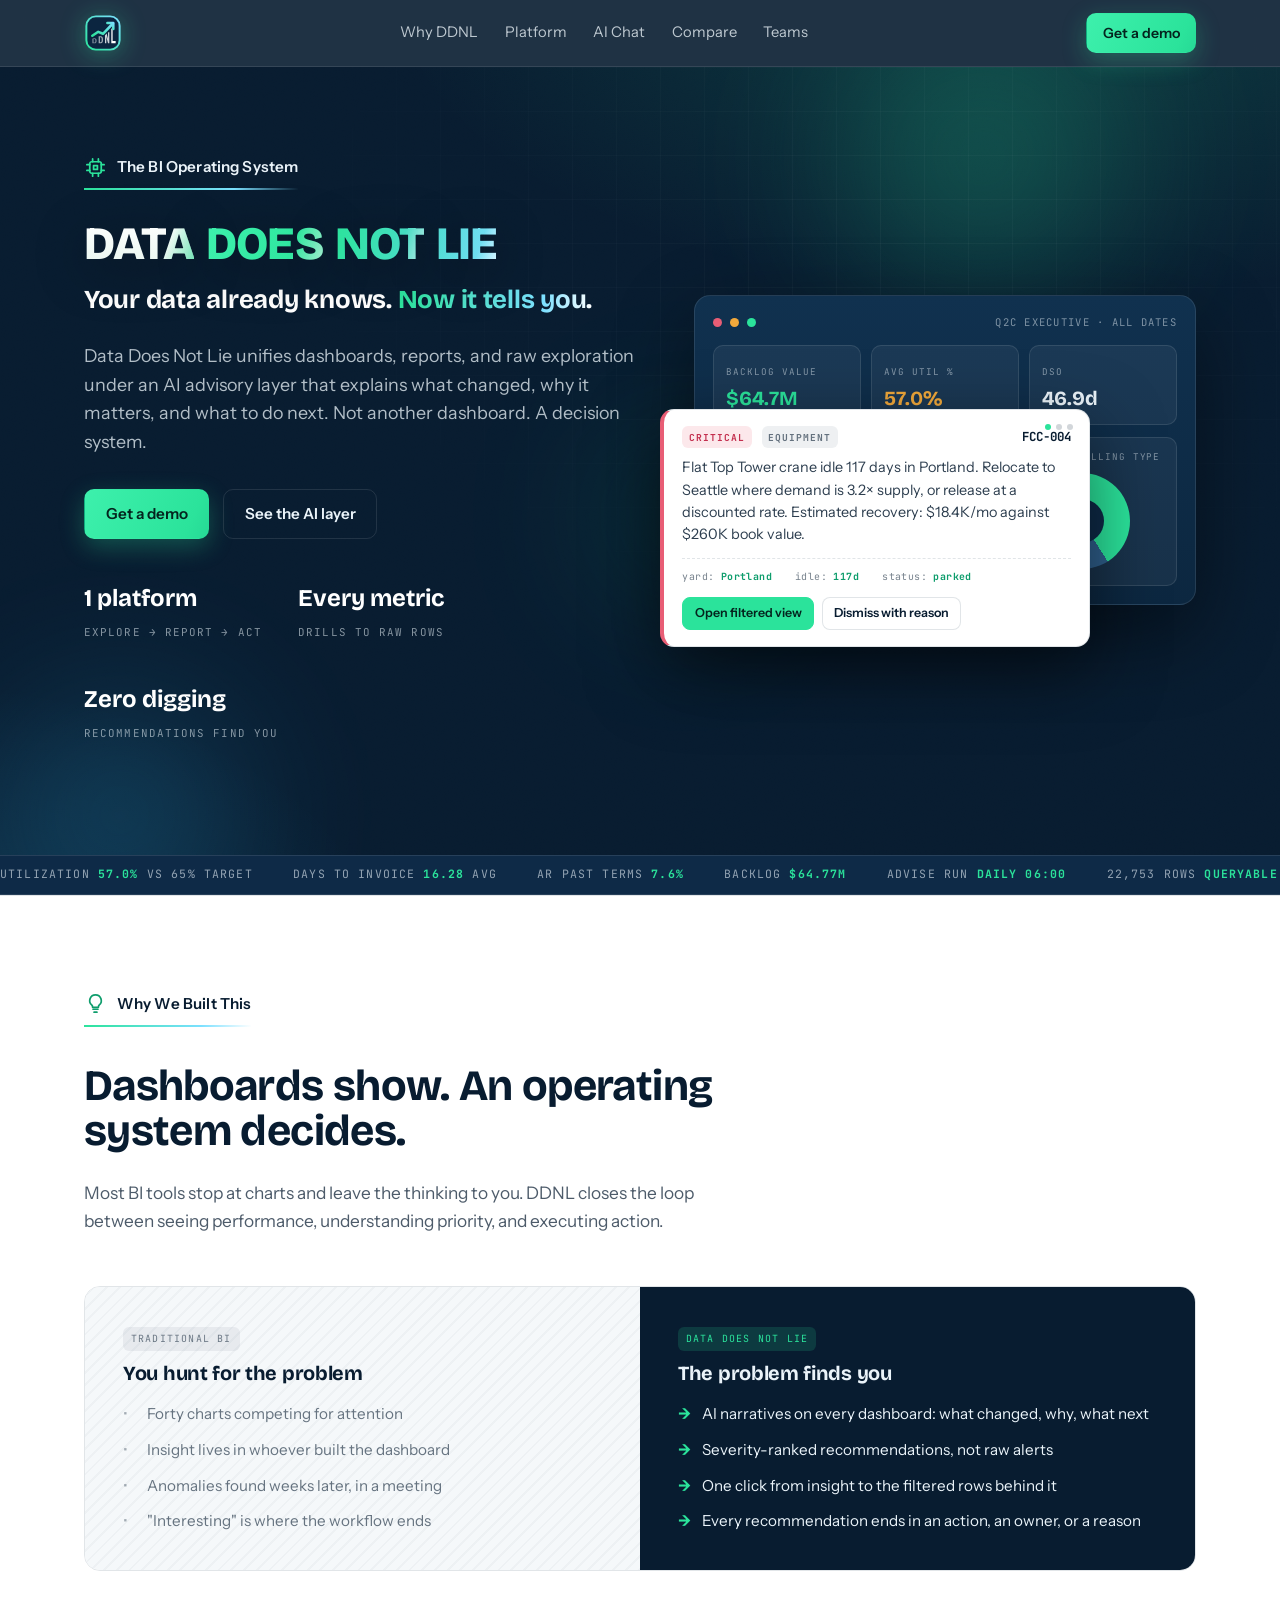
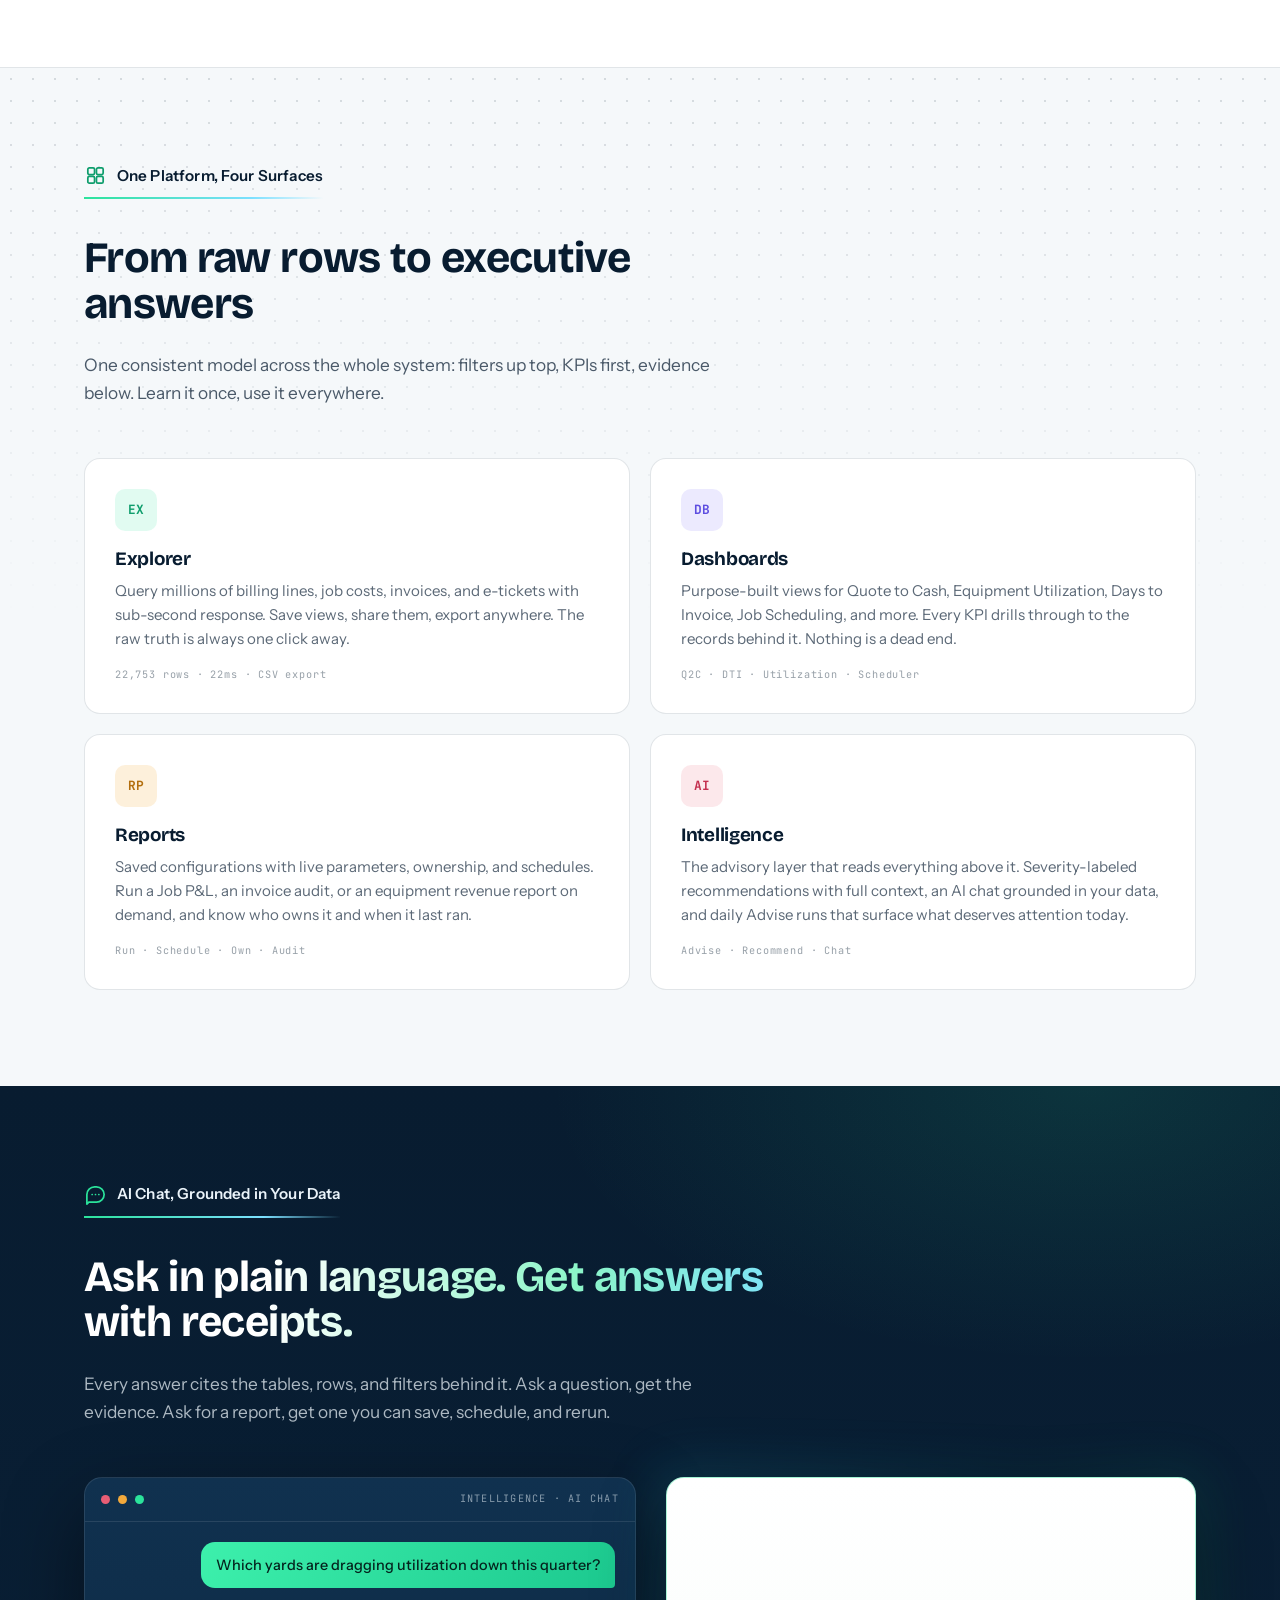
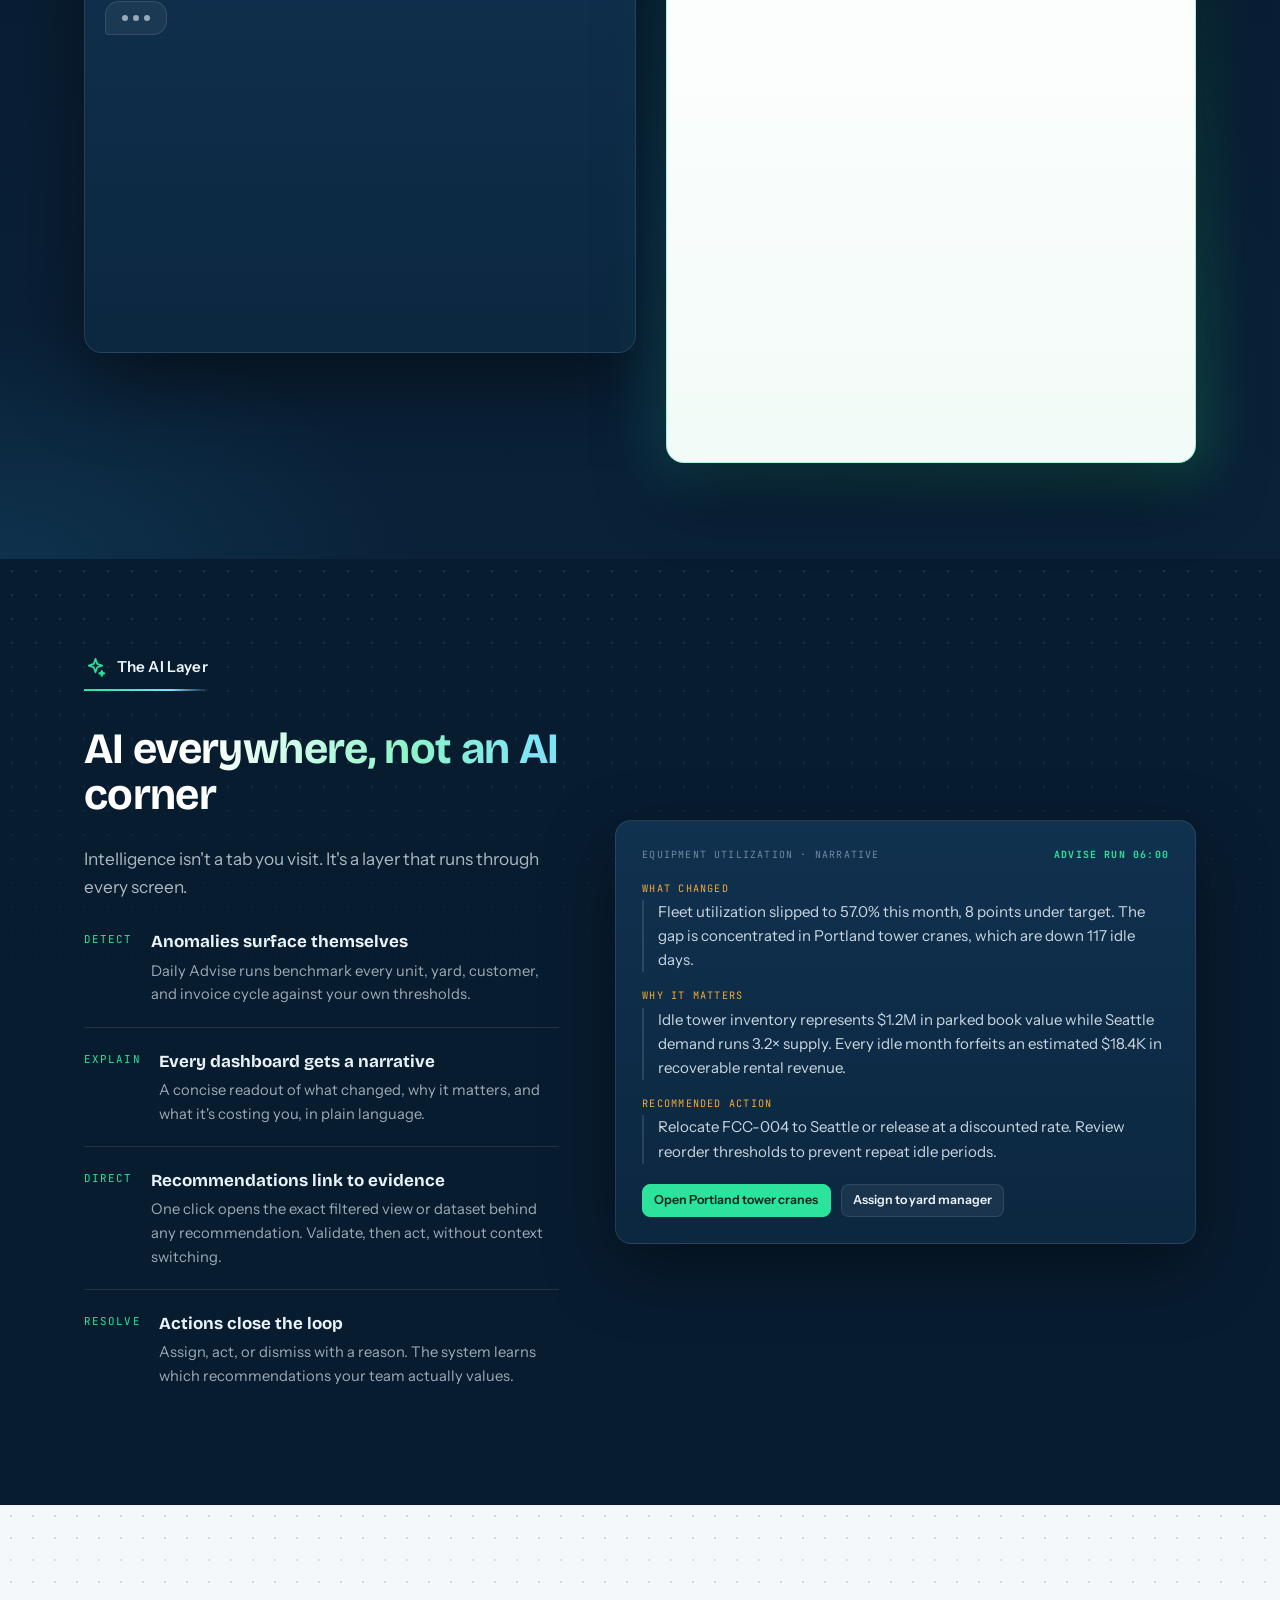
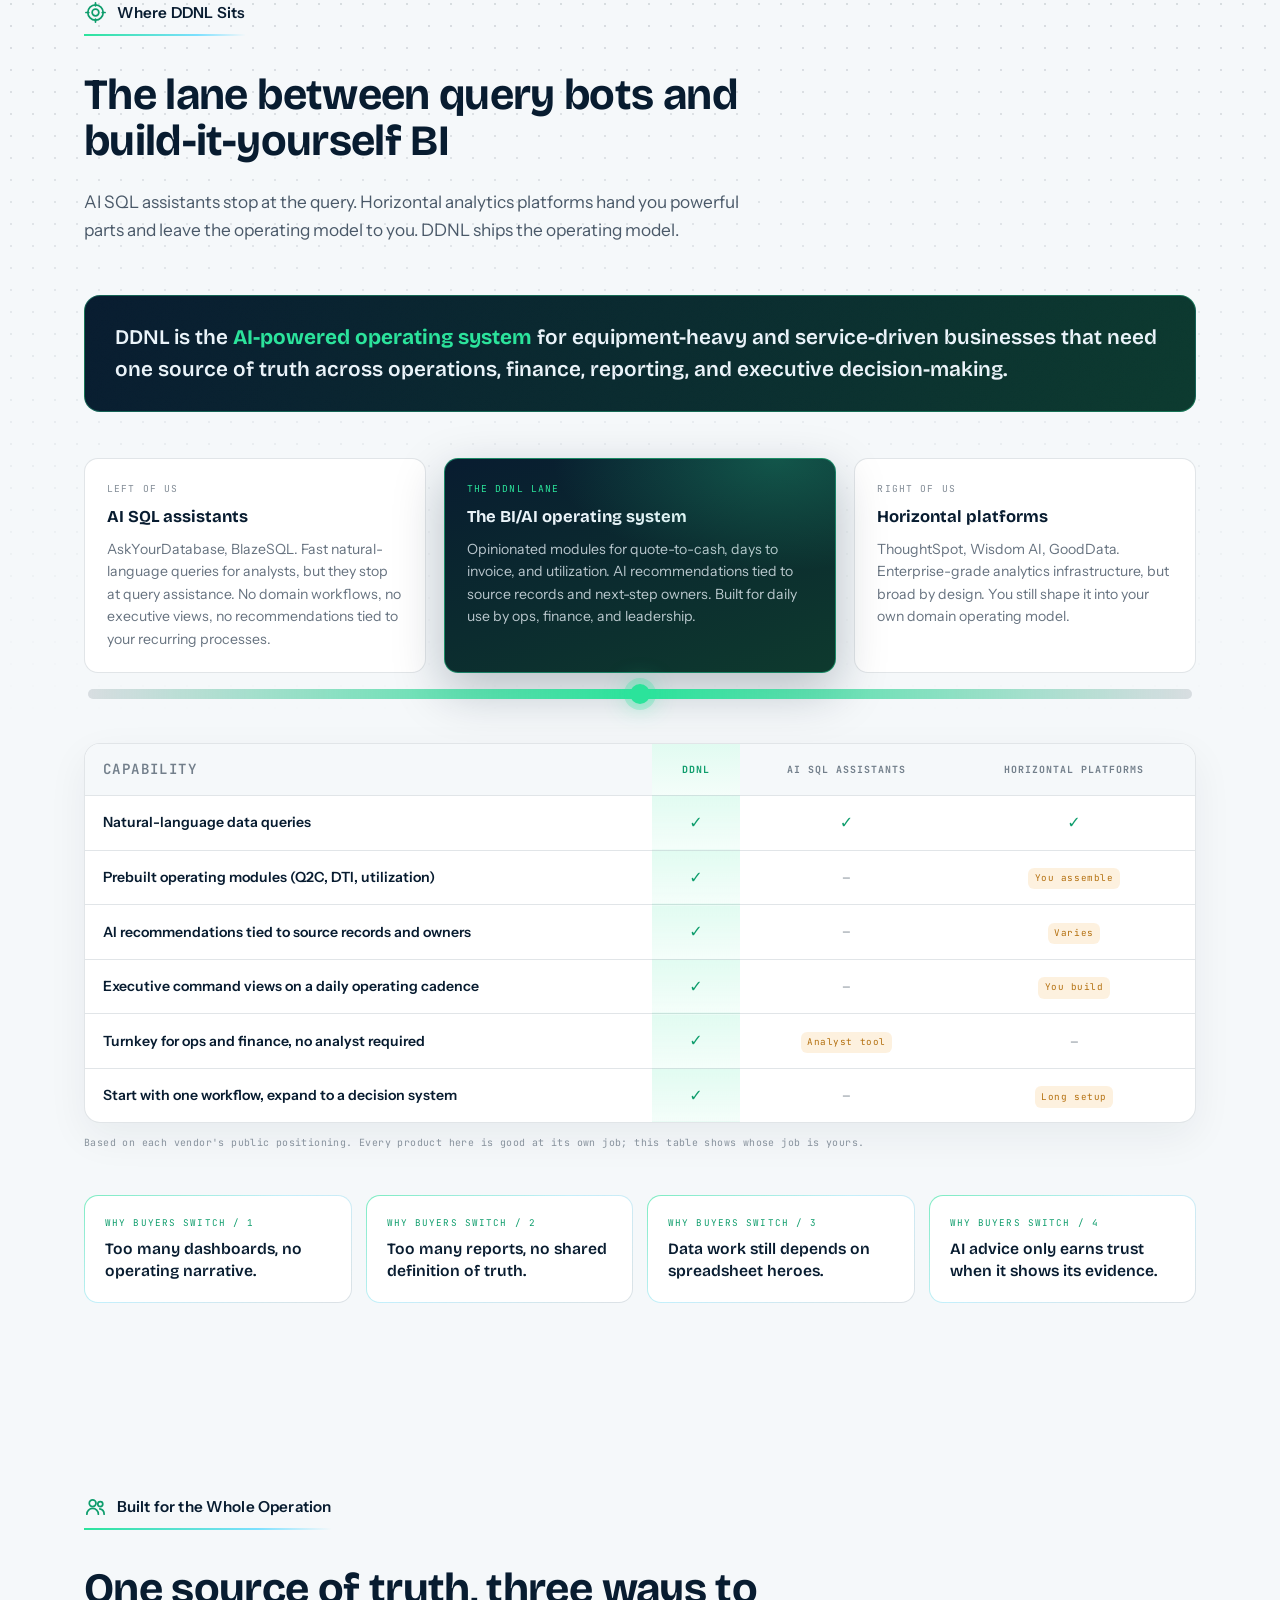
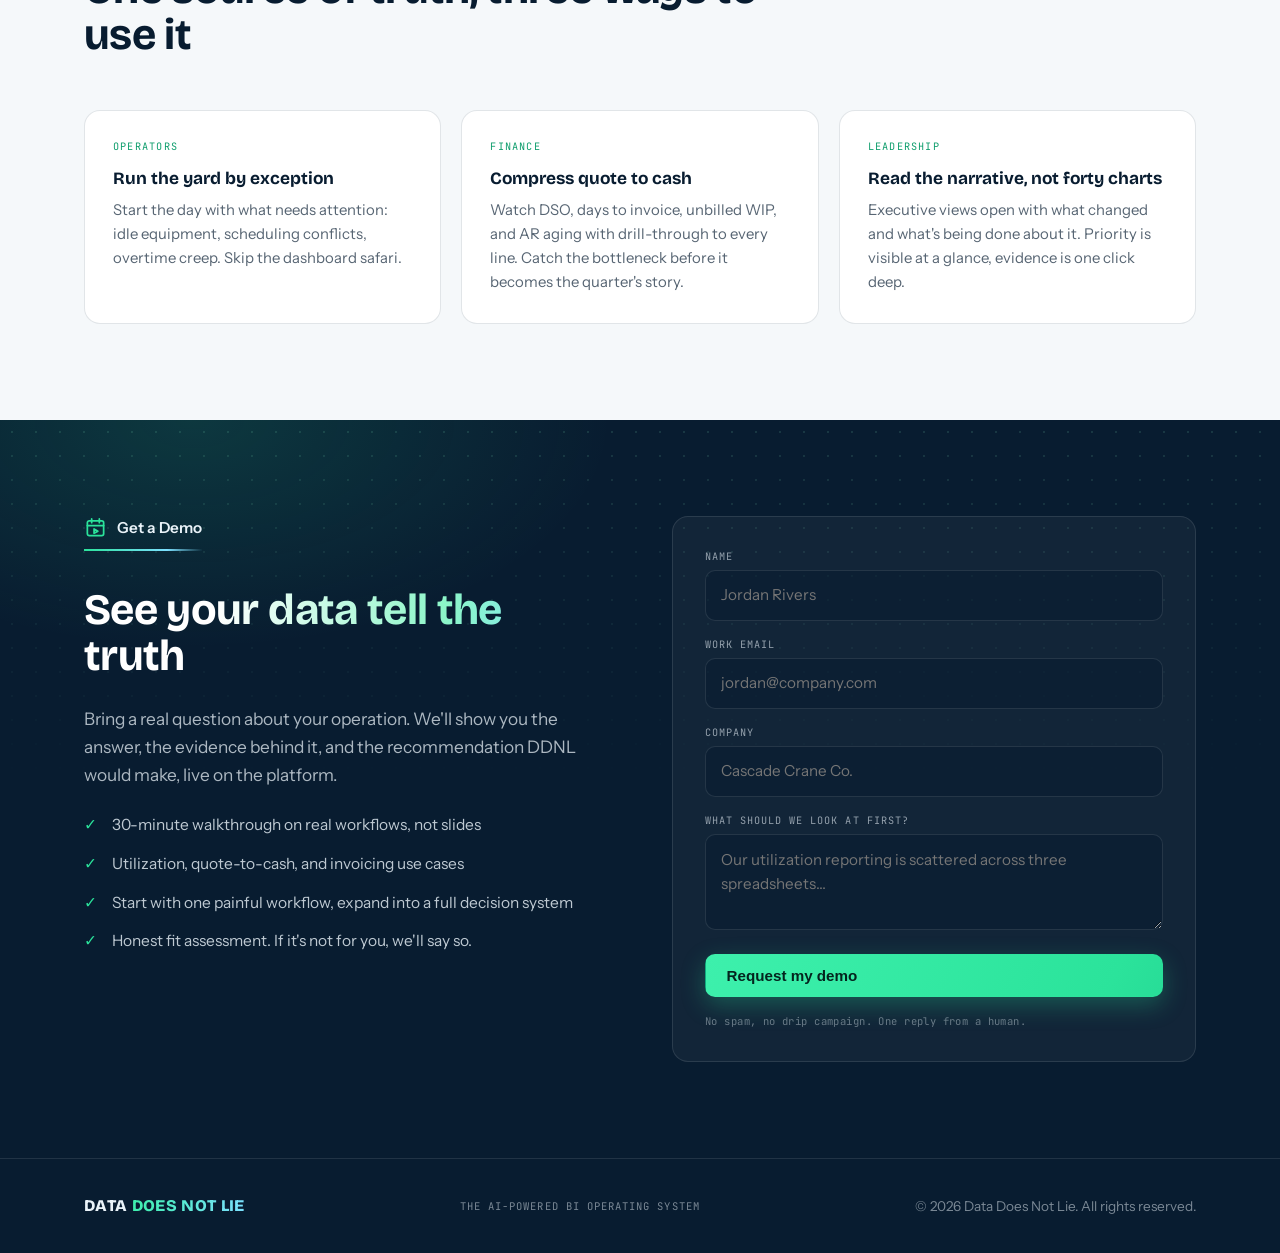
<file: docs/archive/2026-07-original-bi-os.html>
<!DOCTYPE html>
<html lang="en">
<head>
<meta charset="UTF-8">
<meta name="viewport" content="width=device-width, initial-scale=1.0">
<title>Data Does Not Lie — The AI-powered BI operating system</title>
<link rel="icon" type="image/svg+xml" href="data:image/svg+xml,%3Csvg%20xmlns%3D%22http%3A%2F%2Fwww.w3.org%2F2000%2Fsvg%22%20viewBox%3D%220%200%2048%2048%22%3E%3Cdefs%3E%3ClinearGradient%20id%3D%22mg%22%20x1%3D%220%22%20y1%3D%221%22%20x2%3D%221%22%20y2%3D%220%22%3E%3Cstop%20offset%3D%220%22%20stop-color%3D%22%232BE39B%22%2F%3E%3Cstop%20offset%3D%221%22%20stop-color%3D%22%237CE0FF%22%2F%3E%3C%2FlinearGradient%3E%3C%2Fdefs%3E%3Crect%20x%3D%223%22%20y%3D%223%22%20width%3D%2242%22%20height%3D%2242%22%20rx%3D%2212%22%20fill%3D%22%230B2540%22%20stroke%3D%22url(%23mg)%22%20stroke-width%3D%222.5%22%2F%3E%3Cg%20transform%3D%22translate(10.5%2030.5)%20scale(0.55%200.325)%22%20fill%3D%22%23FFFFFF%22%20opacity%3D%220.45%22%3E%3Cpath%20fill-rule%3D%22evenodd%22%20d%3D%22M0%200%20L5%200%20C9%200%2010%204%2010%2010%20C10%2016%209%2020%205%2020%20L0%2020%20Z%20M3%203%20L5%203%20C6.6%203%207%206%207%2010%20C7%2014%206.6%2017%205%2017%20L3%2017%20Z%22%2F%3E%3C%2Fg%3E%3Cg%20transform%3D%22translate(18.5%2028)%20scale(0.55%200.450)%22%20fill%3D%22%23FFFFFF%22%20opacity%3D%220.62%22%3E%3Cpath%20fill-rule%3D%22evenodd%22%20d%3D%22M0%200%20L5%200%20C9%200%2010%204%2010%2010%20C10%2016%209%2020%205%2020%20L0%2020%20Z%20M3%203%20L5%203%20C6.6%203%207%206%207%2010%20C7%2014%206.6%2017%205%2017%20L3%2017%20Z%22%2F%3E%3C%2Fg%3E%3Cg%20transform%3D%22translate(26.5%2023)%20scale(0.55%200.700)%22%20fill%3D%22%23FFFFFF%22%20opacity%3D%220.8%22%3E%3Cpath%20d%3D%22M0%2020%20V0%20H3%20L7%2012%20V0%20H10%20V20%20H7%20L3%208%20V20%20Z%22%2F%3E%3C%2Fg%3E%3Cg%20transform%3D%22translate(34.5%2017)%20scale(0.55%201.000)%22%20fill%3D%22%23FFFFFF%22%20opacity%3D%221%22%3E%3Cpath%20d%3D%22M0%200%20H3%20V17%20H10%20V20%20H0%20Z%22%2F%3E%3C%2Fg%3E%3Cpath%20d%3D%22M10.5%2027.5%20L18%2022.5%20L24%2025%20L36.5%2012%22%20fill%3D%22none%22%20stroke%3D%22%230B2540%22%20stroke-width%3D%226.5%22%20stroke-linecap%3D%22round%22%20stroke-linejoin%3D%22round%22%2F%3E%3Cpath%20d%3D%22M10.5%2027.5%20L18%2022.5%20L24%2025%20L36.5%2012%22%20fill%3D%22none%22%20stroke%3D%22url(%23mg)%22%20stroke-width%3D%223.2%22%20stroke-linecap%3D%22round%22%20stroke-linejoin%3D%22round%22%2F%3E%3Cpath%20d%3D%22M29.5%2011.5%20H37%20V19%22%20fill%3D%22none%22%20stroke%3D%22url(%23mg)%22%20stroke-width%3D%223.2%22%20stroke-linecap%3D%22round%22%20stroke-linejoin%3D%22round%22%2F%3E%3C%2Fsvg%3E">
<meta name="description" content="Data Does Not Lie turns your operational data into decisions. Dashboards, reports, exploration, and an AI advisory layer that tells you what changed, why it matters, and what to do next.">
<link rel="preconnect" href="https://fonts.googleapis.com">
<link rel="preconnect" href="https://fonts.gstatic.com" crossorigin>
<link href="https://fonts.googleapis.com/css2?family=Bricolage+Grotesque:opsz,wght@12..96,400;12..96,600;12..96,700;12..96,800&family=Instrument+Sans:wght@400;500;600&family=JetBrains+Mono:wght@400;500;700&display=swap" rel="stylesheet">
<style>
  :root{
    --ink:#081C30;
    --navy:#0E2A47;
    --navy-2:#123456;
    --teal:#2BE39B;
    --teal-deep:#0E9D6C;
    --amber:#F2A93B;
    --coral:#E85D75;
    --violet:#8B7CF6;
    --paper:#F5F8FA;
    --card:#FFFFFF;
    --mist:rgba(255,255,255,.62);
    --line:rgba(14,42,71,.12);
    --line-dark:rgba(255,255,255,.10);
    --mono:'JetBrains Mono',ui-monospace,monospace;
    --body:'Instrument Sans',system-ui,sans-serif;
    --disp:'Bricolage Grotesque',var(--body);
    --max:1160px;
  }
  *{box-sizing:border-box;margin:0;padding:0}
  html{scroll-behavior:smooth}
  html,body{overflow-x:clip}
  body{font-family:var(--body);color:var(--ink);background:var(--paper);line-height:1.6;font-size:16.5px}
  img,svg{display:block;max-width:100%}
  a{color:inherit;text-decoration:none}
  .wrap{max-width:var(--max);margin:0 auto;padding-left:max(24px,env(safe-area-inset-left));padding-right:max(24px,env(safe-area-inset-right))}
  h1,h2,h3{font-family:var(--disp);line-height:1.06;letter-spacing:-.015em}
  h2{font-size:clamp(1.85rem,3.6vw,2.7rem);font-weight:700}
  .lede{font-size:1.08rem;color:rgba(8,28,48,.72);max-width:56ch}
  .dark .lede{color:rgba(235,244,250,.72)}

  .eyebrow{display:inline-flex;align-items:center;gap:.65em;font-size:.95rem;font-weight:600;letter-spacing:.01em;color:var(--ink);padding-bottom:.6em;margin-bottom:1em;border-bottom:2px solid;border-image:linear-gradient(90deg,#2BE39B,#7CE0FF 70%,transparent) 1}
  .eyebrow svg{width:23px;height:23px;stroke:var(--teal-deep);flex:none}
  .dark .eyebrow{color:#EAF3F9}
  .dark .eyebrow svg{stroke:var(--teal)}

  /* ---------- buttons ---------- */
  .btn{display:inline-flex;align-items:center;gap:.5em;font-weight:600;font-size:.95rem;border-radius:10px;padding:.78em 1.35em;border:1px solid transparent;cursor:pointer;transition:transform .15s ease,box-shadow .15s ease,background .15s ease}
  .btn-primary{background:linear-gradient(115deg,#3DF0AC,#2BE39B 45%,#0FA97C);background-size:200% 100%;background-position:0 0;color:#04241E;box-shadow:0 8px 24px rgba(43,227,155,.28);transition:background-position .45s ease,transform .15s ease,box-shadow .15s ease}
  .btn-primary:hover{transform:translateY(-2px);background-position:100% 0;box-shadow:0 12px 30px rgba(43,227,155,.4)}
  .btn-ghost{border-color:var(--line-dark);color:#EAF3F9}
  .btn-ghost:hover{background:rgba(255,255,255,.06)}
  .btn:focus-visible{outline:3px solid var(--amber);outline-offset:2px}

  /* ---------- nav ---------- */
  header{position:sticky;top:0;z-index:50;background:rgba(8,28,48,.9);backdrop-filter:blur(12px);border-bottom:1px solid var(--line-dark)}
  .nav{display:flex;align-items:center;justify-content:space-between;height:66px;color:#EAF3F9}
  .logo{display:flex;align-items:center;gap:.6em;font-family:var(--disp);font-weight:800;font-size:1.05rem;letter-spacing:-.01em}
  .logo-mark{width:30px;height:30px;border-radius:8px;background:linear-gradient(135deg,var(--teal),#0FA97C);display:grid;place-items:center;font-family:var(--mono);font-size:.66rem;font-weight:700;color:#04241E}
  .nav-links{display:flex;gap:1.8em;font-size:.92rem;color:rgba(234,243,249,.78)}
  .nav-links a:hover{color:#fff}
  .nav .btn{padding:.55em 1.1em;font-size:.88rem}
  @media(max-width:820px){.nav-links{display:none}}

  /* ---------- hero ---------- */
  .hero{background:
    radial-gradient(1100px 520px at 82% -10%,rgba(43,227,155,.16),transparent 60%),
    radial-gradient(800px 420px at -8% 110%,rgba(53,198,255,.12),transparent 60%),
    var(--ink);
    color:#EAF3F9;overflow:hidden;position:relative}
  .hero::after{content:"";position:absolute;inset:0;background-image:linear-gradient(rgba(255,255,255,.035) 1px,transparent 1px),linear-gradient(90deg,rgba(255,255,255,.035) 1px,transparent 1px);background-size:44px 44px;mask-image:radial-gradient(900px 600px at 70% 20%,black,transparent 75%);pointer-events:none}
  .hero-grid{position:relative;z-index:1;display:grid;grid-template-columns:1.05fr .95fr;gap:56px;align-items:center;padding-top:88px;padding-bottom:110px}
  .hero h1{font-size:clamp(2.6rem,5.4vw,4.1rem);font-weight:800}
  .hero h1 .truth{color:var(--teal);white-space:nowrap}
  .hero p.sub{margin:1.2em 0 1.8em;font-size:1.12rem;color:rgba(235,244,250,.75);max-width:50ch}
  .hero-ctas{display:flex;gap:14px;flex-wrap:wrap}
  .hero-proof{margin-top:2.4em;display:flex;gap:2.2em;flex-wrap:wrap}
  .proof b{display:block;font-family:var(--disp);font-size:1.5rem;font-weight:700;color:#fff}
  .proof span{font-family:var(--mono);font-size:.68rem;letter-spacing:.1em;text-transform:uppercase;color:rgba(235,244,250,.55)}

  /* hero product mock */
  .mock{position:relative}
  .dash{background:linear-gradient(180deg,#10314F,#0C2740);border:1px solid var(--line-dark);border-radius:16px;padding:18px;box-shadow:0 30px 80px rgba(0,0,0,.45)}
  .dash-top{display:flex;align-items:center;gap:8px;margin-bottom:14px}
  .dot{width:9px;height:9px;border-radius:50%}
  .dash-title{font-family:var(--mono);font-size:.66rem;letter-spacing:.12em;text-transform:uppercase;color:rgba(235,244,250,.5);margin-left:auto}
  .kpis{display:grid;grid-template-columns:repeat(3,1fr);gap:10px;margin-bottom:12px}
  .kpi{background:rgba(255,255,255,.05);border:1px solid var(--line-dark);border-radius:10px;padding:10px 12px}
  .kpi span{font-family:var(--mono);font-size:.58rem;letter-spacing:.1em;text-transform:uppercase;color:rgba(235,244,250,.5)}
  .kpi b{display:block;font-family:var(--disp);font-size:1.25rem;font-weight:700}
  .kpi b.warn{color:var(--amber)}
  .kpi b.good{color:var(--teal)}
  .charts{display:grid;grid-template-columns:1.4fr 1fr;gap:10px}
  .panel{background:rgba(255,255,255,.05);border:1px solid var(--line-dark);border-radius:10px;padding:12px}
  .panel small{font-family:var(--mono);font-size:.58rem;letter-spacing:.1em;text-transform:uppercase;color:rgba(235,244,250,.5);display:block;margin-bottom:8px}
  .bars{display:flex;align-items:flex-end;gap:8px;height:86px}
  .bars i{flex:1;border-radius:4px 4px 0 0;background:var(--teal);opacity:.9;animation:grow 1s ease both}
  .bars i:nth-child(2){background:#2E5E8A;animation-delay:.08s}
  .bars i:nth-child(3){background:var(--amber);animation-delay:.16s}
  .bars i:nth-child(4){background:var(--violet);animation-delay:.24s}
  .bars i:nth-child(5){background:var(--coral);animation-delay:.32s}
  .bars i:nth-child(6){background:var(--teal);animation-delay:.4s}
  @keyframes grow{from{transform:scaleY(0)}to{transform:scaleY(1)}}
  .bars i{transform-origin:bottom}
  .donut{width:96px;height:96px;border-radius:50%;margin:4px auto;background:conic-gradient(var(--teal) 0 41%,#2E5E8A 41% 68%,var(--amber) 68% 87%,var(--violet) 87% 100%);position:relative}
  .donut::after{content:"";position:absolute;inset:26px;border-radius:50%;background:#0E2A47}

  /* recommendation card — the signature */
  .reco{position:absolute;left:-34px;bottom:-42px;width:min(430px,92%);background:var(--card);color:var(--ink);border-radius:14px;border:1px solid var(--line);border-left:4px solid var(--coral);box-shadow:0 24px 70px rgba(0,0,0,.5);padding:16px 18px}
  .reco-head{display:flex;align-items:center;gap:10px;margin-bottom:8px}
  .badge{font-family:var(--mono);font-size:.6rem;font-weight:700;letter-spacing:.1em;padding:.35em .7em;border-radius:6px}
  .badge.crit{background:rgba(232,93,117,.14);color:#C4304F}
  .badge.cat{background:rgba(14,42,71,.07);color:rgba(8,28,48,.6)}
  .reco-id{font-family:var(--mono);font-size:.78rem;font-weight:700;margin-left:auto}
  .reco-body{font-size:.9rem;line-height:1.55;color:rgba(8,28,48,.85);min-height:5.6em}
  .reco-meta{display:flex;gap:1.4em;flex-wrap:wrap;margin-top:12px;padding-top:10px;border-top:1px dashed var(--line)}
  .reco-meta div{font-family:var(--mono);font-size:.62rem;letter-spacing:.04em;color:rgba(8,28,48,.55)}
  .reco-meta b{color:var(--teal-deep)}
  .reco-cta{margin-top:12px;display:flex;gap:8px}
  .chip{font-size:.78rem;font-weight:600;border-radius:8px;padding:.45em .9em;border:1px solid var(--line);background:#fff;cursor:default}
  .chip.go{background:var(--teal);border-color:var(--teal);color:#04241E}
  .reco-dots{position:absolute;top:14px;right:16px;display:flex;gap:5px}
  .reco-dots i{width:6px;height:6px;border-radius:50%;background:rgba(8,28,48,.18);transition:background .3s}
  .reco-dots i.on{background:var(--teal)}
  @media(max-width:960px){
    .hero-grid{grid-template-columns:1fr;padding-top:64px;padding-bottom:90px}
    .mock{margin-top:8px}
    .reco{position:relative;left:0;bottom:0;margin-top:-30px;width:100%}
  }

  /* ---------- ticker ---------- */
  .ticker{background:var(--navy);border-top:1px solid var(--line-dark);border-bottom:1px solid var(--line-dark);overflow:hidden}
  .ticker-inner{display:flex;gap:3.5em;white-space:nowrap;padding:.85em 0;font-family:var(--mono);font-size:.72rem;letter-spacing:.1em;text-transform:uppercase;color:rgba(235,244,250,.6);animation:slide 34s linear infinite;width:max-content}
  .ticker-inner b{color:var(--teal);font-weight:700}
  @keyframes slide{to{transform:translateX(-50%)}}
  @media(prefers-reduced-motion:reduce){
    .ticker-inner{animation:none}
    .bars i{animation:none}
    *{scroll-behavior:auto}
  }

  /* ---------- sections ---------- */
  section{padding:96px 0}
  .sec-head{max-width:720px;margin-bottom:52px}
  .sec-head h2{margin:.5em 0 .55em}

  /* shift section */
  .shift{background:var(--card);border-top:1px solid var(--line);border-bottom:1px solid var(--line)}
  .vs{display:grid;grid-template-columns:1fr 1fr;gap:0;border:1px solid var(--line);border-radius:16px;overflow:hidden}
  .vs > div{padding:36px 38px}
  .vs .was{background:var(--paper)}
  .vs .now{background:var(--ink);color:#EAF3F9}
  .vs h3{font-size:1.25rem;margin-bottom:.9em;font-weight:700}
  .vs ul{list-style:none;display:grid;gap:.75em;font-size:.95rem}
  .vs .was ul li{color:rgba(8,28,48,.6)}
  .vs li{padding-left:1.6em;position:relative}
  .vs .was li::before{content:"•";position:absolute;left:0;color:rgba(8,28,48,.35)}
  .vs .now li::before{content:"→";position:absolute;left:0;color:var(--teal);font-weight:700}
  .vs .tag{font-family:var(--mono);font-size:.62rem;letter-spacing:.12em;text-transform:uppercase;display:inline-block;margin-bottom:1.2em;padding:.4em .8em;border-radius:6px}
  .vs .was .tag{background:rgba(8,28,48,.06);color:rgba(8,28,48,.55)}
  .vs .now .tag{background:rgba(43,227,155,.15);color:var(--teal)}
  @media(max-width:820px){.vs{grid-template-columns:1fr}}

  /* modules */
  .mods{display:grid;grid-template-columns:repeat(2,1fr);gap:20px}
  .mod{background:var(--card);border:1px solid var(--line);border-radius:16px;padding:30px;transition:transform .18s ease,box-shadow .18s ease}
  .mod:hover{transform:translateY(-4px);box-shadow:0 18px 44px rgba(14,42,71,.12)}
  .mod .glyph{width:42px;height:42px;border-radius:10px;display:grid;place-items:center;margin-bottom:18px;font-family:var(--mono);font-weight:700;font-size:.8rem}
  .g1{background:rgba(43,227,155,.14);color:var(--teal-deep)}
  .g2{background:rgba(139,124,246,.16);color:#5D4DE0}
  .g3{background:rgba(242,169,59,.18);color:#B36F0E}
  .g4{background:rgba(232,93,117,.14);color:#C4304F}
  .mod h3{font-size:1.18rem;margin-bottom:.5em;font-weight:700}
  .mod p{font-size:.94rem;color:rgba(8,28,48,.66)}
  .mod .mono-note{margin-top:16px;font-family:var(--mono);font-size:.64rem;letter-spacing:.08em;color:rgba(8,28,48,.42)}
  @media(max-width:820px){.mods{grid-template-columns:1fr}}

  /* advise section */
  .advise{background:var(--ink);color:#EAF3F9}
  .advise-grid{display:grid;grid-template-columns:.9fr 1.1fr;gap:56px;align-items:center}
  .steps{display:grid;gap:0;margin-top:8px}
  .step{display:grid;grid-template-columns:auto 1fr;gap:18px;padding:20px 0;border-bottom:1px solid var(--line-dark)}
  .step:last-child{border-bottom:0}
  .step .k{font-family:var(--mono);font-size:.68rem;letter-spacing:.1em;color:var(--teal);padding-top:.3em;text-transform:uppercase}
  .step h4{font-family:var(--disp);font-size:1.06rem;font-weight:700;margin-bottom:.25em}
  .step p{font-size:.92rem;color:rgba(235,244,250,.66)}
  .narr{background:linear-gradient(180deg,#10314F,#0C2740);border:1px solid var(--line-dark);border-radius:16px;padding:26px;box-shadow:0 24px 70px rgba(0,0,0,.4)}
  .narr .stamp{font-family:var(--mono);font-size:.62rem;letter-spacing:.12em;text-transform:uppercase;color:rgba(235,244,250,.45);display:flex;justify-content:space-between;margin-bottom:18px}
  .narr .stamp b{color:var(--teal)}
  .narr dl{display:grid;gap:16px}
  .narr dt{font-family:var(--mono);font-size:.64rem;letter-spacing:.12em;text-transform:uppercase;color:var(--amber);margin-bottom:.3em}
  .narr dd{font-size:.94rem;color:rgba(235,244,250,.85);border-left:2px solid rgba(255,255,255,.12);padding-left:14px}
  .narr .act{margin-top:20px;display:flex;gap:10px;flex-wrap:wrap}
  .narr .act .chip{background:rgba(255,255,255,.06);border-color:var(--line-dark);color:#EAF3F9}
  .narr .act .chip.go{background:var(--teal);border-color:var(--teal);color:#04241E}
  @media(max-width:960px){.advise-grid{grid-template-columns:1fr}}

  /* personas */
  .personas{display:grid;grid-template-columns:repeat(3,1fr);gap:20px}
  .persona{border:1px solid var(--line);border-radius:16px;padding:28px;background:var(--card)}
  .persona .who{font-family:var(--mono);font-size:.64rem;letter-spacing:.12em;text-transform:uppercase;color:var(--teal-deep);margin-bottom:.9em;display:block}
  .persona p{font-size:.93rem;color:rgba(8,28,48,.68)}
  .persona strong{display:block;font-family:var(--disp);font-size:1.08rem;margin-bottom:.4em}
  @media(max-width:820px){.personas{grid-template-columns:1fr}}

  /* lead form */
  .lead{background:
    radial-gradient(700px 380px at 15% 0%,rgba(43,227,155,.14),transparent 60%),
    var(--ink);color:#EAF3F9}
  .lead-grid{display:grid;grid-template-columns:1fr 1fr;gap:64px;align-items:start}
  .lead form{background:rgba(255,255,255,.045);border:1px solid var(--line-dark);border-radius:16px;padding:32px;display:grid;gap:16px}
  .field label{display:block;font-family:var(--mono);font-size:.64rem;letter-spacing:.1em;text-transform:uppercase;color:rgba(235,244,250,.6);margin-bottom:.5em}
  .field input,.field select,.field textarea{width:100%;background:rgba(8,28,48,.55);border:1px solid var(--line-dark);border-radius:10px;color:#EAF3F9;padding:.8em 1em;font:inherit;font-size:.95rem}
  .field input:focus,.field select:focus,.field textarea:focus{outline:2px solid var(--teal);border-color:transparent}
  .field textarea{resize:vertical;min-height:96px}
  .form-note{font-family:var(--mono);font-size:.66rem;color:rgba(235,244,250,.4);letter-spacing:.04em}
  .success{display:none;background:rgba(43,227,155,.12);border:1px solid rgba(43,227,155,.4);border-radius:12px;padding:20px;font-size:.95rem}
  .lead .checks{list-style:none;display:grid;gap:.9em;margin-top:1.6em;font-size:.97rem}
  .lead .checks li{padding-left:1.8em;position:relative;color:rgba(235,244,250,.8)}
  .lead .checks li::before{content:"✓";position:absolute;left:0;color:var(--teal);font-weight:700}
  @media(max-width:900px){.lead-grid{grid-template-columns:1fr}}

  footer{background:var(--ink);color:rgba(235,244,250,.5);border-top:1px solid var(--line-dark);padding:34px 0;font-size:.85rem}
  .foot{display:flex;justify-content:space-between;gap:20px;flex-wrap:wrap;align-items:center}
  .foot .mono{font-family:var(--mono);font-size:.66rem;letter-spacing:.1em;text-transform:uppercase}

  /* ---------- brand logo ---------- */45%{background-position:-30% 0}100%{background-position:-30% 0}}
  @keyframes logoIn{from{opacity:0;transform:translateY(18px) scale(.97)}to{opacity:1;transform:none}}
  .hero-tag{font-family:var(--disp);font-size:min(1.65rem,calc((100vw - 52px)/21.5));white-space:nowrap;font-weight:700;letter-spacing:-.01em;color:#fff;animation:logoIn .9s cubic-bezier(.2,.8,.25,1) .15s both}
  .hero .truth{background:linear-gradient(92deg,var(--teal),#7CE0FF 75%,#FFFFFF);-webkit-background-clip:text;background-clip:text;color:transparent;white-space:normal}

  /* ---------- aurora gradients ---------- */
  .aurora{position:absolute;border-radius:50%;filter:blur(70px);opacity:.55;pointer-events:none;z-index:0}
  .aurora.a1{width:440px;height:440px;background:radial-gradient(circle,rgba(43,227,155,.55),transparent 65%);top:-130px;right:6%;animation:drift 14s ease-in-out infinite alternate}
  .aurora.a2{width:380px;height:380px;background:radial-gradient(circle,rgba(53,198,255,.42),transparent 65%);bottom:-150px;left:-70px;animation:drift 18s ease-in-out -6s infinite alternate-reverse}
  .aurora.a3{width:300px;height:300px;background:radial-gradient(circle,rgba(16,185,129,.35),transparent 65%);top:38%;left:42%;animation:drift 22s ease-in-out -11s infinite alternate}
  @keyframes drift{from{transform:translate(0,0) scale(1)}to{transform:translate(60px,40px) scale(1.18)}}

  /* ---------- gradient headings & cards ---------- */
  .dark h2{background:linear-gradient(95deg,#FFFFFF 25%,#8CF5C8 68%,#7CE0FF);-webkit-background-clip:text;background-clip:text;color:transparent}
  .mod{position:relative;overflow:hidden}
  .mod::before{content:"";position:absolute;top:0;left:0;right:0;height:3px;background:linear-gradient(90deg,var(--teal),#35D6FF,#8CF5C8);transform:scaleX(0);transform-origin:left;transition:transform .35s ease}
  .mod:hover::before{transform:scaleX(1)}
  .persona{transition:transform .18s ease,box-shadow .18s ease}
  .persona:hover{transform:translateY(-4px);box-shadow:0 18px 44px rgba(14,42,71,.12)}

  /* ---------- scroll reveal ---------- */
  [data-reveal]{opacity:0;transform:translateY(22px);transition:opacity .6s ease,transform .6s cubic-bezier(.2,.8,.25,1)}
  [data-reveal].revealed{opacity:1;transform:none}
  @media(prefers-reduced-motion:reduce){
    .wordmark span,.hero-tag,.aurora,.msg.show,.msg.show .mini-bars .bar,.typing i{animation:none}
    [data-reveal]{opacity:1;transform:none;transition:none}
    .rc-block{opacity:1;transform:none;transition:none}
  }


  /* ---------- DDNL brand (text wordmark + monogram) ---------- */
  .wordmark{font-family:var(--disp);font-weight:800;font-size:min(3.05rem,calc((100vw - 52px)/12));white-space:nowrap;line-height:1.04;letter-spacing:-.02em;text-transform:uppercase;margin:.3em 0 .25em;display:flex;flex-wrap:nowrap;gap:0 .26em}
  .wordmark span{color:transparent;background-image:linear-gradient(110deg,transparent 30%,rgba(43,227,155,.95) 48%,rgba(124,224,255,.95) 56%,transparent 72%),linear-gradient(#FFFFFF,#E8F6EF);background-size:260% 100%,100% 100%;background-position:0 0,0 0;-webkit-background-clip:text;background-clip:text;animation:wordIn .7s cubic-bezier(.2,.8,.25,1) both,shineText 6.5s ease-in-out infinite;filter:drop-shadow(0 10px 26px rgba(0,0,0,.4))}
  .wordmark span:nth-child(1){animation-delay:.05s}
  .wordmark span:nth-child(2){animation-delay:.16s}
  .wordmark span:nth-child(3){animation-delay:.27s}
  .wordmark span:nth-child(4){animation-delay:.38s}
  .wordmark span.g{background-image:linear-gradient(110deg,transparent 30%,rgba(255,255,255,.95) 48%,rgba(255,255,255,.9) 56%,transparent 72%),var(--wg)}
  .wordmark span.g1{--wg:linear-gradient(100deg,#3DF0AC,#2BE39B)}
  .wordmark span.g2{--wg:linear-gradient(100deg,#2BE39B,#4FDCD0)}
  .wordmark span.g3{--wg:linear-gradient(100deg,#4FDCD0,#7CE0FF)}
  .mark-d{display:block;filter:drop-shadow(0 3px 12px rgba(43,227,155,.35));transition:transform .2s ease}
  .logo:hover .mark-d{transform:translateY(-1px) scale(1.04)}
  @keyframes wordIn{from{opacity:0;transform:translateY(20px)}to{opacity:1;transform:none}}
  @keyframes shineText{0%,18%{background-position:135% 0,0 0}55%,100%{background-position:-65% 0,0 0}}
  .wordmark-sm{font-family:var(--disp);font-weight:800;font-size:1.02rem;letter-spacing:.02em;text-transform:uppercase;color:#EAF3F9}
  .wordmark-sm .grad3{background:linear-gradient(100deg,#3DF0AC,#7CE0FF);-webkit-background-clip:text;background-clip:text;color:transparent}

  /* ---------- textures ---------- */
  :root{--noise:url("data:image/svg+xml,%3Csvg xmlns='http://www.w3.org/2000/svg' width='160' height='160'%3E%3Cfilter id='n'%3E%3CfeTurbulence type='fractalNoise' baseFrequency='0.9' numOctaves='2'/%3E%3C/filter%3E%3Crect width='160' height='160' filter='url(%23n)' opacity='0.5'/%3E%3C/svg%3E")}
  .hero .grain{position:absolute;inset:0;background:var(--noise);opacity:.07;mix-blend-mode:overlay;pointer-events:none;z-index:0}
  .tex-dots{position:relative}
  .tex-dots::before{content:"";position:absolute;inset:0;background-image:radial-gradient(rgba(8,28,48,.14) 1px,transparent 1.4px);background-size:22px 22px;pointer-events:none;mask-image:linear-gradient(180deg,black,transparent 55%);-webkit-mask-image:linear-gradient(180deg,black,transparent 55%)}
  .tex-dots > .wrap{position:relative}
  .tex-dots-dark{position:relative}
  .tex-dots-dark::before{content:"";position:absolute;inset:0;background-image:radial-gradient(rgba(140,245,200,.13) 1px,transparent 1.4px);background-size:24px 24px;pointer-events:none;mask-image:linear-gradient(180deg,black,transparent 50%);-webkit-mask-image:linear-gradient(180deg,black,transparent 50%)}
  .tex-dots-dark > .wrap{position:relative}
  .vs .was{background-image:repeating-linear-gradient(-45deg,rgba(8,28,48,.03) 0 2px,transparent 2px 9px)}

  /* ---------- AI chat showcase ---------- */
  .chat-sec{background:
    radial-gradient(900px 460px at 85% 0%,rgba(43,227,155,.12),transparent 60%),
    radial-gradient(700px 400px at 0% 100%,rgba(53,198,255,.1),transparent 60%),
    linear-gradient(180deg,#081C30,#0A2138)}
  .chat-grid{display:grid;grid-template-columns:1.02fr .98fr;gap:30px;align-items:start}
  .chat-shell{background:linear-gradient(180deg,#10314F,#0C2740);border:1px solid var(--line-dark);border-radius:18px;overflow:hidden;box-shadow:0 30px 80px rgba(0,0,0,.45)}
  .chat-bar{display:flex;align-items:center;gap:8px;padding:13px 16px;border-bottom:1px solid var(--line-dark)}
  .chat-bar .title{font-family:var(--mono);font-size:.64rem;letter-spacing:.12em;text-transform:uppercase;color:rgba(235,244,250,.55);margin-left:auto}
  .chat-log{padding:20px;display:flex;flex-direction:column;gap:13px;min-height:430px}
  .msg{display:none;max-width:88%;border-radius:14px;padding:12px 15px;font-size:.9rem;line-height:1.55}
  .msg.show{display:block;animation:msgIn .5s cubic-bezier(.2,.8,.25,1) both}
  @keyframes msgIn{from{opacity:0;transform:translateY(12px)}to{opacity:1;transform:none}}
  .msg.user{align-self:flex-end;background:linear-gradient(120deg,#3DF0AC,#1CC98F);color:#04241E;font-weight:500;border-bottom-right-radius:4px}
  .msg.ai{align-self:flex-start;background:rgba(255,255,255,.055);border:1px solid var(--line-dark);border-bottom-left-radius:4px;color:rgba(235,244,250,.9)}
  .msg .src{margin-top:10px;padding-top:8px;border-top:1px dashed var(--line-dark);font-family:var(--mono);font-size:.6rem;letter-spacing:.06em;color:rgba(140,245,200,.65)}
  .msg .chips{display:flex;gap:8px;margin-top:10px;flex-wrap:wrap}
  .msg .chips span{font-size:.74rem;font-weight:600;padding:.4em .85em;border-radius:8px;border:1px solid var(--line-dark);background:rgba(255,255,255,.05)}
  .msg .chips span.go{background:var(--teal);border-color:var(--teal);color:#04241E}
  .mini-bars{display:grid;gap:7px;margin:12px 0 2px}
  .mini-bars .row{display:grid;grid-template-columns:74px 1fr 40px;gap:10px;align-items:center;font-family:var(--mono);font-size:.62rem;color:rgba(235,244,250,.6)}
  .mini-bars .bar{height:9px;border-radius:5px;background:linear-gradient(90deg,#2BE39B,#18C98F);transform-origin:left}
  .mini-bars .bar.low{background:linear-gradient(90deg,var(--amber),#D98B1F)}
  .msg.show .mini-bars .bar{animation:growX .8s cubic-bezier(.2,.8,.25,1) .25s both}
  @keyframes growX{from{transform:scaleX(0)}to{transform:scaleX(1)}}
  .typing{align-self:flex-start;display:none;gap:5px;padding:13px 16px;background:rgba(255,255,255,.055);border:1px solid var(--line-dark);border-radius:14px;border-bottom-left-radius:4px}
  .typing.on{display:flex}
  .typing i{width:6px;height:6px;border-radius:50%;background:rgba(235,244,250,.6);animation:blink 1s ease infinite}
  .typing i:nth-child(2){animation-delay:.15s}.typing i:nth-child(3){animation-delay:.3s}
  @keyframes blink{0%,100%{opacity:.25}50%{opacity:1}}

  /* generated report card */
  .report-wrap{position:relative}
  .report-wrap::before{content:"";position:absolute;inset:-14px;border-radius:22px;background:conic-gradient(from 140deg,rgba(43,227,155,.5),rgba(53,214,255,.35),rgba(43,227,155,.08),rgba(43,227,155,.5));filter:blur(26px);opacity:.55;z-index:0}
  .report-card{position:relative;z-index:1;background:linear-gradient(180deg,#FFFFFF,#F2FBF7);color:var(--ink);border:1px solid rgba(43,227,155,.4);border-radius:18px;padding:22px;box-shadow:0 30px 70px rgba(0,0,0,.4)}
  .rc-block{opacity:0;transform:translateY(14px);transition:opacity .5s ease,transform .5s cubic-bezier(.2,.8,.25,1)}
  .rc-block.built{opacity:1;transform:none}
  .rc-stamp{display:flex;justify-content:space-between;font-family:var(--mono);font-size:.6rem;letter-spacing:.12em;text-transform:uppercase;color:rgba(8,28,48,.45);margin-bottom:8px}
  .rc-stamp b{color:var(--teal-deep)}
  .rc-title{font-family:var(--disp);font-size:1.3rem;font-weight:800;margin-bottom:14px}
  .rc-kpis{display:grid;grid-template-columns:repeat(3,1fr);gap:9px;margin-bottom:14px}
  .rc-kpi{background:#fff;border:1px solid var(--line);border-radius:10px;padding:9px 11px}
  .rc-kpi span{font-family:var(--mono);font-size:.55rem;letter-spacing:.08em;text-transform:uppercase;color:rgba(8,28,48,.5);display:block}
  .rc-kpi b{font-family:var(--disp);font-size:1.02rem;font-weight:700}
  .rc-kpi b.up{color:var(--teal-deep)} .rc-kpi b.dn{color:#C4304F}
  .rc-two{display:grid;grid-template-columns:1.15fr .85fr;gap:10px;margin-bottom:14px}
  .rc-panel{background:#fff;border:1px solid var(--line);border-radius:10px;padding:11px}
  .rc-panel small{font-family:var(--mono);font-size:.55rem;letter-spacing:.1em;text-transform:uppercase;color:rgba(8,28,48,.5);display:block;margin-bottom:8px}
  .rc-cust{display:grid;gap:6px}
  .rc-cust .row{display:grid;grid-template-columns:96px 1fr 44px;gap:8px;align-items:center;font-family:var(--mono);font-size:.58rem;color:rgba(8,28,48,.6)}
  .rc-cust .bar{height:8px;border-radius:5px;background:linear-gradient(90deg,#2BE39B,#0FA97C)}
  .rc-donut{width:86px;height:86px;border-radius:50%;margin:2px auto;background:conic-gradient(#2BE39B 0 44%,#123456 44% 71%,#35D6FF 71% 89%,#9FB4C4 89% 100%);position:relative}
  .rc-donut::after{content:"";position:absolute;inset:24px;border-radius:50%;background:#fff}
  .rc-legend{display:flex;justify-content:center;gap:.8em;margin-top:8px;font-family:var(--mono);font-size:.53rem;color:rgba(8,28,48,.55)}
  .rc-legend i{display:inline-block;width:7px;height:7px;border-radius:2px;margin-right:.35em}
  .rc-actions{display:flex;gap:8px;flex-wrap:wrap}
  .rc-actions .chip{font-size:.76rem}
  .rc-actions .chip.go{box-shadow:0 6px 16px rgba(43,227,155,.35)}
  @media(max-width:960px){.chat-grid{grid-template-columns:1fr}.chat-log{min-height:0}}

  /* ---------- competitive positioning ---------- */
  .lane-grid{display:grid;grid-template-columns:1fr 1.15fr 1fr;gap:18px;align-items:stretch;margin-bottom:16px}
  .lane-card{border:1px solid var(--line);border-radius:14px;padding:22px;background:#fff}
  .lane-card.ddnl{background:linear-gradient(160deg,#081C30,#0E3A2E);color:#EAF3F9;border:1px solid rgba(43,227,155,.5);box-shadow:0 18px 50px rgba(8,28,48,.25);position:relative;overflow:hidden}
  .lane-card.ddnl::after{content:"";position:absolute;inset:0;background:radial-gradient(320px 160px at 85% 0%,rgba(43,227,155,.25),transparent 70%);pointer-events:none}
  .lane-card .who{font-family:var(--mono);font-size:.6rem;letter-spacing:.12em;text-transform:uppercase;color:rgba(8,28,48,.5);display:block;margin-bottom:.8em}
  .lane-card.ddnl .who{color:var(--teal)}
  .lane-card strong{font-family:var(--disp);font-size:1.04rem;font-weight:700;display:block;margin-bottom:.45em}
  .lane-card p{font-size:.88rem;color:rgba(8,28,48,.62)}
  .lane-card.ddnl p{color:rgba(235,244,250,.78)}
  .lane-rail{height:10px;border-radius:999px;background:linear-gradient(90deg,rgba(8,28,48,.12),#2BE39B 50%,rgba(8,28,48,.12));margin:6px 4px 44px;position:relative}
  .lane-rail::after{content:"";position:absolute;left:50%;top:50%;transform:translate(-50%,-50%);width:20px;height:20px;border-radius:50%;background:#2BE39B;box-shadow:0 0 0 6px rgba(43,227,155,.25),0 0 24px rgba(43,227,155,.7)}
  .cmp-wrap{overflow-x:auto;border:1px solid var(--line);border-radius:16px;background:#fff;box-shadow:0 14px 40px rgba(8,28,48,.06)}
  table.cmp{width:100%;border-collapse:collapse;min-width:640px}
  .cmp th,.cmp td{padding:14px 18px;text-align:center;font-size:.9rem;border-bottom:1px solid var(--line)}
  .cmp tr:last-child td{border-bottom:0}
  .cmp th{font-family:var(--mono);font-size:.62rem;letter-spacing:.1em;text-transform:uppercase;color:rgba(8,28,48,.55);background:var(--paper)}
  .cmp td:first-child,.cmp th:first-child{text-align:left;font-weight:600;font-size:.88rem}
  .cmp .col-ddnl{background:linear-gradient(180deg,rgba(43,227,155,.14),rgba(43,227,155,.05));font-weight:700}
  .cmp th.col-ddnl{color:var(--teal-deep)}
  .cmp .yes{color:var(--teal-deep);font-weight:800;font-size:1rem}
  .cmp .part{display:inline-block;font-family:var(--mono);font-size:.58rem;letter-spacing:.06em;padding:.35em .7em;border-radius:6px;background:rgba(242,169,59,.16);color:#B36F0E}
  .cmp .no{color:rgba(8,28,48,.3);font-weight:700}
  .cmp-note{font-family:var(--mono);font-size:.62rem;color:rgba(8,28,48,.45);margin-top:12px;letter-spacing:.04em}
  .switch-grid{display:grid;grid-template-columns:repeat(4,1fr);gap:14px;margin-top:44px}
  .switch-card{position:relative;border-radius:14px;padding:1px;background:linear-gradient(150deg,rgba(43,227,155,.6),rgba(53,214,255,.25) 45%,rgba(8,28,48,.1))}
  .switch-card > div{background:#fff;border-radius:13px;padding:20px;height:100%}
  .switch-card p{font-family:var(--disp);font-size:.98rem;font-weight:600;line-height:1.4}
  .switch-card .k{font-family:var(--mono);font-size:.58rem;letter-spacing:.12em;text-transform:uppercase;color:var(--teal-deep);display:block;margin-bottom:.7em}
  .cat-banner{margin:0 0 46px;border-radius:16px;padding:26px 30px;background:linear-gradient(120deg,#081C30,#0C3A2F);color:#EAF3F9;border:1px solid rgba(43,227,155,.35);font-family:var(--disp);font-size:clamp(1.05rem,1.9vw,1.3rem);font-weight:600;line-height:1.5;position:relative;overflow:hidden}
  .cat-banner::after{content:"";position:absolute;inset:0;background:var(--noise);opacity:.06;mix-blend-mode:overlay;pointer-events:none}
  .cat-banner b{color:var(--teal)}
  @media(max-width:900px){.lane-grid{grid-template-columns:1fr}.switch-grid{grid-template-columns:repeat(2,1fr)}}
  @media(max-width:560px){.switch-grid{grid-template-columns:1fr}.rc-kpis{grid-template-columns:repeat(2,1fr)}.rc-two{grid-template-columns:1fr}}

  /* ---------- mobile guards ---------- */
  .hero-grid>*,.chat-grid>*,.advise-grid>*,.lead-grid>*,.mods>*,.lane-grid>*,.rc-two>*,.rc-kpis>*,.charts>*{min-width:0}
  @media(max-width:640px){
    section{padding:68px 0}
    .hero-grid{padding-top:52px;padding-bottom:68px;gap:40px}
    .charts{grid-template-columns:1fr}
    .vs > div{padding:28px 22px}
    .narr{padding:20px}
    .lead form{padding:24px 20px}
    .cat-banner{padding:20px 22px}
    .chat-log{padding:14px}
    .reco{padding:14px}
    .cmp th,.cmp td{padding:12px 12px}
  }
  @media(min-width:961px){
    .wordmark{font-size:min(3.05rem,calc((min(100vw,1160px)*0.525 - 53px)/12))}
    .hero-tag{font-size:min(1.65rem,calc((min(100vw,1160px)*0.525 - 53px)/21.5))}
  }
</style>
</head>
<body>

<header>
  <div class="wrap nav">
    <a class="logo" href="#top" aria-label="Data Does Not Lie home">
      <svg class="mark-d" width="38" height="38" viewBox="0 0 48 48" aria-hidden="true"><defs><linearGradient id="mg" x1="0" y1="1" x2="1" y2="0"><stop offset="0" stop-color="#2BE39B"/><stop offset="1" stop-color="#7CE0FF"/></linearGradient></defs><rect x="3" y="3" width="42" height="42" rx="12" fill="#0B2540" stroke="url(#mg)" stroke-width="2.5"/><g transform="translate(10.5 30.5) scale(0.55 0.325)" fill="#FFFFFF" opacity="0.45"><path fill-rule="evenodd" d="M0 0 L5 0 C9 0 10 4 10 10 C10 16 9 20 5 20 L0 20 Z M3 3 L5 3 C6.6 3 7 6 7 10 C7 14 6.6 17 5 17 L3 17 Z"/></g><g transform="translate(18.5 28) scale(0.55 0.450)" fill="#FFFFFF" opacity="0.62"><path fill-rule="evenodd" d="M0 0 L5 0 C9 0 10 4 10 10 C10 16 9 20 5 20 L0 20 Z M3 3 L5 3 C6.6 3 7 6 7 10 C7 14 6.6 17 5 17 L3 17 Z"/></g><g transform="translate(26.5 23) scale(0.55 0.700)" fill="#FFFFFF" opacity="0.8"><path d="M0 20 V0 H3 L7 12 V0 H10 V20 H7 L3 8 V20 Z"/></g><g transform="translate(34.5 17) scale(0.55 1.000)" fill="#FFFFFF" opacity="1"><path d="M0 0 H3 V17 H10 V20 H0 Z"/></g><path d="M10.5 27.5 L18 22.5 L24 25 L36.5 12" fill="none" stroke="#0B2540" stroke-width="6.5" stroke-linecap="round" stroke-linejoin="round"/><path d="M10.5 27.5 L18 22.5 L24 25 L36.5 12" fill="none" stroke="url(#mg)" stroke-width="3.2" stroke-linecap="round" stroke-linejoin="round"/><path d="M29.5 11.5 H37 V19" fill="none" stroke="url(#mg)" stroke-width="3.2" stroke-linecap="round" stroke-linejoin="round"/></svg>
    </a>
    <nav class="nav-links" aria-label="Main">
      <a href="#shift">Why DDNL</a>
      <a href="#modules">Platform</a>
      <a href="#chat">AI Chat</a>
      <a href="#compare">Compare</a>
      <a href="#teams">Teams</a>
    </nav>
    <a class="btn btn-primary" href="#demo">Get a demo</a>
  </div>
</header>

<main id="top">

  <!-- ============ HERO ============ -->
  <div class="hero dark">
    <div class="grain" aria-hidden="true"></div>
    <div class="aurora a1" aria-hidden="true"></div>
    <div class="aurora a2" aria-hidden="true"></div>
    <div class="aurora a3" aria-hidden="true"></div>
    <div class="wrap hero-grid">
      <div>
        <span class="eyebrow"><svg viewBox="0 0 24 24" fill="none" stroke-width="1.8" stroke-linecap="round" stroke-linejoin="round" aria-hidden="true"><rect x="6" y="6" width="12" height="12" rx="2"/><rect x="10" y="10" width="4" height="4"/><path d="M9 3v3M15 3v3M9 18v3M15 18v3M3 9h3M3 15h3M18 9h3M18 15h3"/></svg>The BI Operating System</span>
        <div class="wordmark" role="heading" aria-level="1" aria-label="Data Does Not Lie">
          <span>DATA</span> <span class="g g1">DOES</span> <span class="g g2">NOT</span> <span class="g g3">LIE</span>
        </div>
        <p class="hero-tag">Your data already knows. <span class="truth">Now it tells you.</span></p>
        <p class="sub">Data Does Not Lie unifies dashboards, reports, and raw exploration under an AI advisory layer that explains what changed, why it matters, and what to do next. Not another dashboard. A decision system.</p>
        <div class="hero-ctas">
          <a class="btn btn-primary" href="#demo">Get a demo</a>
          <a class="btn btn-ghost" href="#advise">See the AI layer</a>
        </div>
        <div class="hero-proof">
          <div class="proof"><b>1 platform</b><span>Explore → Report → Act</span></div>
          <div class="proof"><b>Every metric</b><span>Drills to raw rows</span></div>
          <div class="proof"><b>Zero digging</b><span>Recommendations find you</span></div>
        </div>
      </div>

      <div class="mock" aria-hidden="true">
        <div class="dash">
          <div class="dash-top">
            <span class="dot" style="background:var(--coral)"></span>
            <span class="dot" style="background:var(--amber)"></span>
            <span class="dot" style="background:var(--teal)"></span>
            <span class="dash-title">Q2C Executive · All dates</span>
          </div>
          <div class="kpis">
            <div class="kpi"><span>Backlog value</span><b class="good">$64.7M</b></div>
            <div class="kpi"><span>Avg util %</span><b class="warn">57.0%</b></div>
            <div class="kpi"><span>DSO</span><b>46.9d</b></div>
          </div>
          <div class="charts">
            <div class="panel">
              <small>Awarded value by yard</small>
              <div class="bars">
                <i style="height:92%"></i><i style="height:74%"></i><i style="height:58%"></i><i style="height:66%"></i><i style="height:49%"></i><i style="height:81%"></i>
              </div>
            </div>
            <div class="panel">
              <small>Revenue by billing type</small>
              <div class="donut"></div>
            </div>
          </div>
        </div>

        <!-- signature: live AI recommendation card -->
        <div class="reco" id="reco">
          <div class="reco-dots" id="recoDots"><i class="on"></i><i></i><i></i></div>
          <div class="reco-head">
            <span class="badge crit" id="recoSev">CRITICAL</span>
            <span class="badge cat" id="recoCat">EQUIPMENT</span>
            <span class="reco-id" id="recoId">FCC-004</span>
          </div>
          <p class="reco-body" id="recoBody">Flat Top Tower crane idle 117 days in Portland. Relocate to Seattle where demand is 3.2× supply, or release at a discounted rate. Estimated recovery: $18.4K/mo against $260K book value.</p>
          <div class="reco-meta" id="recoMeta">
            <div>yard: <b>Portland</b></div>
            <div>idle: <b>117d</b></div>
            <div>status: <b>parked</b></div>
          </div>
          <div class="reco-cta">
            <span class="chip go">Open filtered view</span>
            <span class="chip">Dismiss with reason</span>
          </div>
        </div>
      </div>
    </div>
  </div>

  <!-- ============ TICKER ============ -->
  <div class="ticker" aria-hidden="true">
    <div class="ticker-inner">
      <span>Utilization <b>57.0%</b> vs 65% target</span>
      <span>Days to invoice <b>16.28</b> avg</span>
      <span>AR past terms <b>7.6%</b></span>
      <span>Backlog <b>$64.77M</b></span>
      <span>Advise run <b>daily 06:00</b></span>
      <span>22,753 rows <b>queryable in 22ms</b></span>
      <span>Utilization <b>57.0%</b> vs 65% target</span>
      <span>Days to invoice <b>16.28</b> avg</span>
      <span>AR past terms <b>7.6%</b></span>
      <span>Backlog <b>$64.77M</b></span>
      <span>Advise run <b>daily 06:00</b></span>
      <span>22,753 rows <b>queryable in 22ms</b></span>
    </div>
  </div>

  <!-- ============ THE SHIFT ============ -->
  <section id="shift" class="shift">
    <div class="wrap">
      <div class="sec-head">
        <span class="eyebrow"><svg viewBox="0 0 24 24" fill="none" stroke-width="1.8" stroke-linecap="round" stroke-linejoin="round" aria-hidden="true"><path d="M9.5 18h5M10.5 21h3"/><path d="M12 3a6 6 0 0 1 4 10.5c-.8.7-1 1.5-1 2.5h-6c0-1-.2-1.8-1-2.5A6 6 0 0 1 12 3z"/></svg>Why We Built This</span>
        <h2>Dashboards show. An operating system decides.</h2>
        <p class="lede">Most BI tools stop at charts and leave the thinking to you. DDNL closes the loop between seeing performance, understanding priority, and executing action.</p>
      </div>
      <div class="vs" data-reveal>
        <div class="was">
          <span class="tag">Traditional BI</span>
          <h3>You hunt for the problem</h3>
          <ul>
            <li>Forty charts competing for attention</li>
            <li>Insight lives in whoever built the dashboard</li>
            <li>Anomalies found weeks later, in a meeting</li>
            <li>"Interesting" is where the workflow ends</li>
          </ul>
        </div>
        <div class="now dark">
          <span class="tag">Data Does Not Lie</span>
          <h3>The problem finds you</h3>
          <ul>
            <li>AI narratives on every dashboard: what changed, why, what next</li>
            <li>Severity-ranked recommendations, not raw alerts</li>
            <li>One click from insight to the filtered rows behind it</li>
            <li>Every recommendation ends in an action, an owner, or a reason</li>
          </ul>
        </div>
      </div>
    </div>
  </section>

  <!-- ============ MODULES ============ -->
  <section id="modules" class="tex-dots">
    <div class="wrap">
      <div class="sec-head">
        <span class="eyebrow"><svg viewBox="0 0 24 24" fill="none" stroke-width="1.8" stroke-linecap="round" stroke-linejoin="round" aria-hidden="true"><rect x="4" y="4" width="7" height="7" rx="1.5"/><rect x="13" y="4" width="7" height="7" rx="1.5"/><rect x="4" y="13" width="7" height="7" rx="1.5"/><rect x="13" y="13" width="7" height="7" rx="1.5"/></svg>One Platform, Four Surfaces</span>
        <h2>From raw rows to executive answers</h2>
        <p class="lede">One consistent model across the whole system: filters up top, KPIs first, evidence below. Learn it once, use it everywhere.</p>
      </div>
      <div class="mods">
        <div class="mod" data-reveal>
          <div class="glyph g1">EX</div>
          <h3>Explorer</h3>
          <p>Query millions of billing lines, job costs, invoices, and e-tickets with sub-second response. Save views, share them, export anywhere. The raw truth is always one click away.</p>
          <div class="mono-note">22,753 rows · 22ms · CSV export</div>
        </div>
        <div class="mod" data-reveal>
          <div class="glyph g2">DB</div>
          <h3>Dashboards</h3>
          <p>Purpose-built views for Quote to Cash, Equipment Utilization, Days to Invoice, Job Scheduling, and more. Every KPI drills through to the records behind it. Nothing is a dead end.</p>
          <div class="mono-note">Q2C · DTI · Utilization · Scheduler</div>
        </div>
        <div class="mod" data-reveal>
          <div class="glyph g3">RP</div>
          <h3>Reports</h3>
          <p>Saved configurations with live parameters, ownership, and schedules. Run a Job P&amp;L, an invoice audit, or an equipment revenue report on demand, and know who owns it and when it last ran.</p>
          <div class="mono-note">Run · Schedule · Own · Audit</div>
        </div>
        <div class="mod" data-reveal>
          <div class="glyph g4">AI</div>
          <h3>Intelligence</h3>
          <p>The advisory layer that reads everything above it. Severity-labeled recommendations with full context, an AI chat grounded in your data, and daily Advise runs that surface what deserves attention today.</p>
          <div class="mono-note">Advise · Recommend · Chat</div>
        </div>
      </div>
    </div>
  </section>


  <!-- ============ AI CHAT SHOWCASE ============ -->
  <section id="chat" class="chat-sec dark">
    <div class="wrap">
      <div class="sec-head">
        <span class="eyebrow"><svg viewBox="0 0 24 24" fill="none" stroke-width="1.8" stroke-linecap="round" stroke-linejoin="round" aria-hidden="true"><path d="M21 12a8 8 0 0 1-8 8H5l-2 2V12a8 8 0 0 1 8-8h2a8 8 0 0 1 8 8z"/><path d="M8.5 12h.01M12 12h.01M15.5 12h.01"/></svg>AI Chat, Grounded in Your Data</span>
        <h2>Ask in plain language. Get answers with receipts.</h2>
        <p class="lede">Every answer cites the tables, rows, and filters behind it. Ask a question, get the evidence. Ask for a report, get one you can save, schedule, and rerun.</p>
      </div>
      <div class="chat-grid">
        <div class="chat-shell" id="chatShell">
          <div class="chat-bar" aria-hidden="true">
            <span class="dot" style="background:var(--coral)"></span>
            <span class="dot" style="background:var(--amber)"></span>
            <span class="dot" style="background:var(--teal)"></span>
            <span class="title">Intelligence · AI Chat</span>
          </div>
          <div class="chat-log">
            <div class="msg user" id="cm1">Which yards are dragging utilization down this quarter?</div>
            <div class="msg ai" id="cm2">
              Fleet average is <b>57.0%</b>, 8 points under target. Two yards account for most of the gap:
              <div class="mini-bars" aria-hidden="true">
                <div class="row"><span>Portland</span><span class="bar low" style="width:41%"></span><span>41%</span></div>
                <div class="row"><span>Detroit</span><span class="bar low" style="width:52%"></span><span>52%</span></div>
                <div class="row"><span>Spokane</span><span class="bar" style="width:63%"></span><span>63%</span></div>
                <div class="row"><span>Seattle</span><span class="bar" style="width:71%"></span><span>71%</span></div>
              </div>
              Portland's tower cranes alone add 117 idle days. Want the unit-level breakdown?
              <div class="chips"><span class="go">Open filtered view</span><span>Show idle units</span></div>
              <div class="src">grounded in: equipment_utilization · 22,753 rows · 22ms</div>
            </div>
            <div class="msg user" id="cm3">Build me a Q2 revenue report with margin, DSO, top customers, and billing mix.</div>
            <div class="msg ai" id="cm4">
              Done. Your <b>Q2 Revenue Report</b> is assembling on the right, with invoiced revenue, gross margin, DSO, AR past terms, top customers, and billing mix. Save it to Reports and it reruns with live parameters any time.
              <div class="chips"><span class="go">Save to Reports</span><span>Schedule monthly</span></div>
              <div class="src">grounded in: job_billing_lines + invoices · Q2 2026</div>
            </div>
            <div class="typing" id="chatTyping" aria-hidden="true"><i></i><i></i><i></i></div>
          </div>
        </div>

        <div class="report-wrap">
          <div class="report-card" id="reportCard" aria-label="Example AI-generated revenue report">
            <div class="rc-block">
              <div class="rc-stamp"><span>Generated by AI Chat</span><b>Q2 2026</b></div>
              <div class="rc-title">Q2 Revenue Report</div>
            </div>
            <div class="rc-kpis">
              <div class="rc-kpi rc-block"><span>Invoiced</span><b>$45.40M</b></div>
              <div class="rc-kpi rc-block"><span>Gross margin</span><b class="dn">-2.1%</b></div>
              <div class="rc-kpi rc-block"><span>DSO</span><b>46.9d</b></div>
              <div class="rc-kpi rc-block"><span>Backlog</span><b class="up">$64.77M</b></div>
              <div class="rc-kpi rc-block"><span>AR past terms</span><b>7.6%</b></div>
              <div class="rc-kpi rc-block"><span>Avg deal (won)</span><b>$164.0K</b></div>
            </div>
            <div class="rc-panel rc-block" style="margin-bottom:14px">
              <small>Invoice revenue by month</small>
              <svg viewBox="0 0 320 64" preserveAspectRatio="none" style="width:100%;height:64px" aria-hidden="true">
                <defs><linearGradient id="rcg" x1="0" y1="0" x2="0" y2="1">
                  <stop offset="0" stop-color="#2BE39B" stop-opacity=".35"/><stop offset="1" stop-color="#2BE39B" stop-opacity="0"/>
                </linearGradient></defs>
                <path d="M0,50 C30,44 45,30 70,32 S120,46 150,38 S200,14 235,20 S290,34 320,26 L320,64 L0,64 Z" fill="url(#rcg)"/>
                <path d="M0,50 C30,44 45,30 70,32 S120,46 150,38 S200,14 235,20 S290,34 320,26" fill="none" stroke="#0FA97C" stroke-width="2.5"/>
              </svg>
            </div>
            <div class="rc-two">
              <div class="rc-panel rc-block">
                <small>Top customers by revenue</small>
                <div class="rc-cust">
                  <div class="row"><span>Archaea Energy</span><span class="bar" style="width:92%"></span><span>$6.4M</span></div>
                  <div class="row"><span>Carmeuse Lime</span><span class="bar" style="width:71%"></span><span>$4.9M</span></div>
                  <div class="row"><span>GNS N America</span><span class="bar" style="width:55%"></span><span>$3.8M</span></div>
                  <div class="row"><span>St. Marys Cement</span><span class="bar" style="width:43%"></span><span>$3.0M</span></div>
                  <div class="row"><span>Sav's Welding</span><span class="bar" style="width:34%"></span><span>$2.4M</span></div>
                </div>
              </div>
              <div class="rc-panel rc-block">
                <small>Billing mix</small>
                <div class="rc-donut" aria-hidden="true"></div>
                <div class="rc-legend"><span><i style="background:#2BE39B"></i>Rental</span><span><i style="background:#123456"></i>TM</span><span><i style="background:#35D6FF"></i>AIA</span><span><i style="background:#9FB4C4"></i>Parts</span></div>
              </div>
            </div>
            <div class="rc-actions rc-block">
              <span class="chip go">Save to Reports</span>
              <span class="chip">Schedule monthly</span>
              <span class="chip">Export PDF</span>
            </div>
          </div>
        </div>
      </div>
    </div>
  </section>

  <!-- ============ AI ADVISORY ============ -->
  <section id="advise" class="advise dark tex-dots-dark">
    <div class="wrap advise-grid">
      <div>
        <span class="eyebrow"><svg viewBox="0 0 24 24" fill="none" stroke-width="1.8" stroke-linecap="round" stroke-linejoin="round" aria-hidden="true"><path d="M12 3l1.8 5.2L19 10l-5.2 1.8L12 17l-1.8-5.2L5 10l5.2-1.8z"/><path d="M18.6 15.4l.7 2 2 .7-2 .7-.7 2-.7-2-2-.7 2-.7z"/></svg>The AI Layer</span>
        <h2 style="margin:.5em 0 .6em">AI everywhere, not an AI corner</h2>
        <p class="lede">Intelligence isn't a tab you visit. It's a layer that runs through every screen.</p>
        <div class="steps">
          <div class="step"><span class="k">Detect</span><div><h4>Anomalies surface themselves</h4><p>Daily Advise runs benchmark every unit, yard, customer, and invoice cycle against your own thresholds.</p></div></div>
          <div class="step"><span class="k">Explain</span><div><h4>Every dashboard gets a narrative</h4><p>A concise readout of what changed, why it matters, and what it's costing you, in plain language.</p></div></div>
          <div class="step"><span class="k">Direct</span><div><h4>Recommendations link to evidence</h4><p>One click opens the exact filtered view or dataset behind any recommendation. Validate, then act, without context switching.</p></div></div>
          <div class="step"><span class="k">Resolve</span><div><h4>Actions close the loop</h4><p>Assign, act, or dismiss with a reason. The system learns which recommendations your team actually values.</p></div></div>
        </div>
      </div>
      <div class="narr" data-reveal aria-label="Example AI narrative">
        <div class="stamp"><span>Equipment Utilization · Narrative</span><b>Advise run 06:00</b></div>
        <dl>
          <div><dt>What changed</dt><dd>Fleet utilization slipped to 57.0% this month, 8 points under target. The gap is concentrated in Portland tower cranes, which are down 117 idle days.</dd></div>
          <div><dt>Why it matters</dt><dd>Idle tower inventory represents $1.2M in parked book value while Seattle demand runs 3.2× supply. Every idle month forfeits an estimated $18.4K in recoverable rental revenue.</dd></div>
          <div><dt>Recommended action</dt><dd>Relocate FCC-004 to Seattle or release at a discounted rate. Review reorder thresholds to prevent repeat idle periods.</dd></div>
        </dl>
        <div class="act">
          <span class="chip go">Open Portland tower cranes</span>
          <span class="chip">Assign to yard manager</span>
        </div>
      </div>
    </div>
  </section>


  <!-- ============ COMPETITIVE POSITIONING ============ -->
  <section id="compare" class="tex-dots">
    <div class="wrap">
      <div class="sec-head">
        <span class="eyebrow"><svg viewBox="0 0 24 24" fill="none" stroke-width="1.8" stroke-linecap="round" stroke-linejoin="round" aria-hidden="true"><circle cx="12" cy="12" r="8"/><circle cx="12" cy="12" r="3.5"/><path d="M12 2v3M12 19v3M2 12h3M19 12h3"/></svg>Where DDNL Sits</span>
        <h2>The lane between query bots and build-it-yourself BI</h2>
        <p class="lede">AI SQL assistants stop at the query. Horizontal analytics platforms hand you powerful parts and leave the operating model to you. DDNL ships the operating model.</p>
      </div>

      <div class="cat-banner" data-reveal>
        DDNL is the <b>AI-powered operating system</b> for equipment-heavy and service-driven businesses that need one source of truth across operations, finance, reporting, and executive decision-making.
      </div>

      <div class="lane-grid">
        <div class="lane-card" data-reveal>
          <span class="who">Left of us</span>
          <strong>AI SQL assistants</strong>
          <p>AskYourDatabase, BlazeSQL. Fast natural-language queries for analysts, but they stop at query assistance. No domain workflows, no executive views, no recommendations tied to your recurring processes.</p>
        </div>
        <div class="lane-card ddnl" data-reveal>
          <span class="who">The DDNL lane</span>
          <strong>The BI/AI operating system</strong>
          <p>Opinionated modules for quote-to-cash, days to invoice, and utilization. AI recommendations tied to source records and next-step owners. Built for daily use by ops, finance, and leadership.</p>
        </div>
        <div class="lane-card" data-reveal>
          <span class="who">Right of us</span>
          <strong>Horizontal platforms</strong>
          <p>ThoughtSpot, Wisdom AI, GoodData. Enterprise-grade analytics infrastructure, but broad by design. You still shape it into your own domain operating model.</p>
        </div>
      </div>
      <div class="lane-rail" aria-hidden="true"></div>

      <div class="cmp-wrap" data-reveal>
        <table class="cmp">
          <thead>
            <tr>
              <th scope="col">Capability</th>
              <th scope="col" class="col-ddnl">DDNL</th>
              <th scope="col">AI SQL assistants</th>
              <th scope="col">Horizontal platforms</th>
            </tr>
          </thead>
          <tbody>
            <tr><td>Natural-language data queries</td><td class="col-ddnl"><span class="yes">✓</span></td><td><span class="yes">✓</span></td><td><span class="yes">✓</span></td></tr>
            <tr><td>Prebuilt operating modules (Q2C, DTI, utilization)</td><td class="col-ddnl"><span class="yes">✓</span></td><td><span class="no">–</span></td><td><span class="part">You assemble</span></td></tr>
            <tr><td>AI recommendations tied to source records and owners</td><td class="col-ddnl"><span class="yes">✓</span></td><td><span class="no">–</span></td><td><span class="part">Varies</span></td></tr>
            <tr><td>Executive command views on a daily operating cadence</td><td class="col-ddnl"><span class="yes">✓</span></td><td><span class="no">–</span></td><td><span class="part">You build</span></td></tr>
            <tr><td>Turnkey for ops and finance, no analyst required</td><td class="col-ddnl"><span class="yes">✓</span></td><td><span class="part">Analyst tool</span></td><td><span class="no">–</span></td></tr>
            <tr><td>Start with one workflow, expand to a decision system</td><td class="col-ddnl"><span class="yes">✓</span></td><td><span class="no">–</span></td><td><span class="part">Long setup</span></td></tr>
          </tbody>
        </table>
      </div>
      <p class="cmp-note">Based on each vendor's public positioning. Every product here is good at its own job; this table shows whose job is yours.</p>

      <div class="switch-grid">
        <div class="switch-card" data-reveal><div><span class="k">Why buyers switch / 1</span><p>Too many dashboards, no operating narrative.</p></div></div>
        <div class="switch-card" data-reveal><div><span class="k">Why buyers switch / 2</span><p>Too many reports, no shared definition of truth.</p></div></div>
        <div class="switch-card" data-reveal><div><span class="k">Why buyers switch / 3</span><p>Data work still depends on spreadsheet heroes.</p></div></div>
        <div class="switch-card" data-reveal><div><span class="k">Why buyers switch / 4</span><p>AI advice only earns trust when it shows its evidence.</p></div></div>
      </div>
    </div>
  </section>

  <!-- ============ TEAMS ============ -->
  <section id="teams">
    <div class="wrap">
      <div class="sec-head">
        <span class="eyebrow"><svg viewBox="0 0 24 24" fill="none" stroke-width="1.8" stroke-linecap="round" stroke-linejoin="round" aria-hidden="true"><circle cx="9" cy="8.5" r="3.5"/><path d="M3 20c0-3.3 2.7-6 6-6s6 2.7 6 6"/><circle cx="17" cy="9.5" r="2.6"/><path d="M16.5 14.4c2.6.4 4.5 2.7 4.5 5.6"/></svg>Built for the Whole Operation</span>
        <h2>One source of truth, three ways to use it</h2>
      </div>
      <div class="personas">
        <div class="persona" data-reveal>
          <span class="who">Operators</span>
          <strong>Run the yard by exception</strong>
          <p>Start the day with what needs attention: idle equipment, scheduling conflicts, overtime creep. Skip the dashboard safari.</p>
        </div>
        <div class="persona" data-reveal>
          <span class="who">Finance</span>
          <strong>Compress quote to cash</strong>
          <p>Watch DSO, days to invoice, unbilled WIP, and AR aging with drill-through to every line. Catch the bottleneck before it becomes the quarter's story.</p>
        </div>
        <div class="persona" data-reveal>
          <span class="who">Leadership</span>
          <strong>Read the narrative, not forty charts</strong>
          <p>Executive views open with what changed and what's being done about it. Priority is visible at a glance, evidence is one click deep.</p>
        </div>
      </div>
    </div>
  </section>

  <!-- ============ LEAD GEN ============ -->
  <section id="demo" class="lead dark tex-dots-dark">
    <div class="wrap lead-grid">
      <div>
        <span class="eyebrow"><svg viewBox="0 0 24 24" fill="none" stroke-width="1.8" stroke-linecap="round" stroke-linejoin="round" aria-hidden="true"><rect x="3.5" y="5" width="17" height="15.5" rx="2"/><path d="M8 3v4M16 3v4M3.5 10h17"/><path d="M10.5 13.5l4 2.3-4 2.3z"/></svg>Get a Demo</span>
        <h2 style="margin:.5em 0 .6em">See your data tell the truth</h2>
        <p class="lede">Bring a real question about your operation. We'll show you the answer, the evidence behind it, and the recommendation DDNL would make, live on the platform.</p>
        <ul class="checks">
          <li>30-minute walkthrough on real workflows, not slides</li>
          <li>Utilization, quote-to-cash, and invoicing use cases</li>
          <li>Start with one painful workflow, expand into a full decision system</li>
          <li>Honest fit assessment. If it's not for you, we'll say so.</li>
        </ul>
      </div>

      <!--
        GOOGLE FORMS SETUP
        1. Create a Google Form with fields: Name, Work email, Company, What should we look at first?
        2. Open the form's "Get pre-filled link", fill dummy values, copy the generated URL.
        3. Paste the form ID into GOOGLE_FORM_ID below and each entry.XXXXXXX id into ENTRY_IDS.
        Until configured, submissions show the success state and log to console.
      -->
      <form id="leadForm" novalidate>
        <div class="field">
          <label for="f-name">Name</label>
          <input id="f-name" name="name" type="text" autocomplete="name" required placeholder="Jordan Rivers">
        </div>
        <div class="field">
          <label for="f-email">Work email</label>
          <input id="f-email" name="email" type="email" autocomplete="email" required placeholder="jordan@company.com">
        </div>
        <div class="field">
          <label for="f-company">Company</label>
          <input id="f-company" name="company" type="text" autocomplete="organization" required placeholder="Cascade Crane Co.">
        </div>
        <div class="field">
          <label for="f-msg">What should we look at first?</label>
          <textarea id="f-msg" name="message" placeholder="Our utilization reporting is scattered across three spreadsheets…"></textarea>
        </div>
        <button class="btn btn-primary" type="submit" id="submitBtn">Request my demo</button>
        <p class="form-note">No spam, no drip campaign. One reply from a human.</p>
        <div class="success" id="successBox">
          <strong>Request received.</strong> We'll reply within one business day to schedule your walkthrough.
        </div>
      </form>
    </div>
  </section>
</main>

<footer>
  <div class="wrap foot">
    <span class="wordmark-sm">DATA <span class="grad3">DOES NOT LIE</span></span>
    <span class="mono">The AI-powered BI operating system</span>
    <span>© 2026 Data Does Not Lie. All rights reserved.</span>
  </div>
</footer>

<script>
  /* ---------- cycling recommendation card ---------- */
  const recos = [
    {sev:"CRITICAL", sevClass:"crit", cat:"EQUIPMENT", id:"FCC-004",
     body:"Flat Top Tower crane idle 117 days in Portland. Relocate to Seattle where demand is 3.2× supply, or release at a discounted rate. Estimated recovery: $18.4K/mo against $260K book value.",
     meta:[["yard","Portland"],["idle","117d"],["status","parked"]]},
    {sev:"WARNING", sevClass:"crit", cat:"FINANCIAL", id:"INV-2214",
     body:"Days-to-invoice for company 01 spiked to 54 in December, 3.3× the fleet average. 62% of the delay traces to three jobs awaiting cost-line approval. Clearing them recovers ~$412K of unbilled WIP.",
     meta:[["dept","Billing"],["dti","54d"],["wip","$412K"]]},
    {sev:"OPPORTUNITY", sevClass:"crit", cat:"CUSTOMER", id:"CUST-A11507",
     body:"Archaea Energy's billed hours grew 41% quarter over quarter with zero credit memos. Quote velocity suggests readiness for a master service agreement. Estimated annualized value: $1.8M.",
     meta:[["segment","Energy"],["growth","+41%"],["risk","low"]]}
  ];
  const sevColors = {CRITICAL:"#C4304F", WARNING:"#B36F0E", OPPORTUNITY:"#0E9D6C"};
  const sevBg = {CRITICAL:"rgba(232,93,117,.14)", WARNING:"rgba(242,169,59,.18)", OPPORTUNITY:"rgba(43,227,155,.15)"};
  const borderColors = {CRITICAL:"var(--coral)", WARNING:"var(--amber)", OPPORTUNITY:"var(--teal)"};
  let idx = 0;
  const el = id => document.getElementById(id);
  function renderReco(i){
    const r = recos[i];
    el("recoSev").textContent = r.sev;
    el("recoSev").style.color = sevColors[r.sev];
    el("recoSev").style.background = sevBg[r.sev];
    el("recoCat").textContent = r.cat;
    el("recoId").textContent = r.id;
    el("recoBody").textContent = r.body;
    el("reco").style.borderLeftColor = borderColors[r.sev];
    el("recoMeta").innerHTML = r.meta.map(([k,v])=>`<div>${k}: <b>${v}</b></div>`).join("");
    [...el("recoDots").children].forEach((d,n)=>d.classList.toggle("on", n===i));
  }
  const reduceMotion = window.matchMedia("(prefers-reduced-motion: reduce)").matches;
  if(!reduceMotion){
    setInterval(()=>{ idx = (idx+1) % recos.length; renderReco(idx); }, 6500);
  }

  /* ---------- scroll reveal ---------- */
  if(!reduceMotion && "IntersectionObserver" in window){
    const io = new IntersectionObserver(entries=>{
      entries.forEach(en=>{ if(en.isIntersecting){ en.target.classList.add("revealed"); io.unobserve(en.target); } });
    },{threshold:.15});
    document.querySelectorAll("[data-reveal]").forEach((n,i)=>{ n.style.transitionDelay = (i%4)*70+"ms"; io.observe(n); });
  }else{
    document.querySelectorAll("[data-reveal]").forEach(n=>n.classList.add("revealed"));
  }

  /* ---------- chat showcase sequence ---------- */
  (function(){
    const shell = document.getElementById("chatShell");
    if(!shell) return;
    const typing = document.getElementById("chatTyping");
    const log = shell.querySelector(".chat-log");
    const msgs = ["cm1","cm2","cm3","cm4"].map(id=>document.getElementById(id));
    const blocks = [...document.querySelectorAll("#reportCard .rc-block")];
    const showAll = ()=>{ msgs.forEach(m=>m.classList.add("show")); blocks.forEach(b=>b.classList.add("built")); };
    if(reduceMotion || !("IntersectionObserver" in window)){ showAll(); return; }
    let played = false;
    const scrollLog = ()=>{ log.scrollTop = log.scrollHeight; };
    const t = (fn,ms)=>setTimeout(fn,ms);
    const buildReport = ()=>blocks.forEach((b,i)=>t(()=>b.classList.add("built"), i*140));
    const play = ()=>{
      t(()=>{ msgs[0].classList.add("show"); scrollLog(); }, 300);
      t(()=>{ typing.classList.add("on"); scrollLog(); }, 900);
      t(()=>{ typing.classList.remove("on"); msgs[1].classList.add("show"); scrollLog(); }, 2100);
      t(()=>{ msgs[2].classList.add("show"); scrollLog(); }, 4300);
      t(()=>{ typing.classList.add("on"); log.appendChild(typing); scrollLog(); }, 4900);
      t(()=>{ typing.classList.remove("on"); msgs[3].classList.add("show"); scrollLog(); buildReport(); }, 6300);
    };
    const io = new IntersectionObserver(es=>{
      es.forEach(e=>{ if(e.isIntersecting && !played){ played = true; play(); io.disconnect(); } });
    },{threshold:.35});
    io.observe(shell);
  })();

  /* ---------- one-line fit guard for hero text ---------- */
  function fitHeroLines(){
    document.querySelectorAll(".wordmark,.hero-tag").forEach(el=>{
      el.style.fontSize = "";
      let size = parseFloat(getComputedStyle(el).fontSize);
      let guard = 40;
      while(el.scrollWidth > el.clientWidth + 1 && guard-- > 0){
        size *= .96;
        el.style.fontSize = size + "px";
      }
    });
  }
  if(document.fonts && document.fonts.ready){ document.fonts.ready.then(fitHeroLines); }
  window.addEventListener("load", fitHeroLines);
  let fitTimer;
  window.addEventListener("resize", ()=>{ clearTimeout(fitTimer); fitTimer = setTimeout(fitHeroLines, 120); });

  /* ---------- Google Forms lead capture ---------- */
  const GOOGLE_FORM_ID = ""; // e.g. "1FAIpQLSc...": from your form's URL
  const ENTRY_IDS = { name:"", email:"", company:"", message:"" }; // e.g. name:"entry.1234567890"

  document.getElementById("leadForm").addEventListener("submit", async (e)=>{
    e.preventDefault();
    const form = e.target;
    if(!form.reportValidity()) return;
    const data = Object.fromEntries(new FormData(form).entries());
    if(GOOGLE_FORM_ID && ENTRY_IDS.name){
      const params = new URLSearchParams();
      for(const [field, entry] of Object.entries(ENTRY_IDS)){
        if(entry && data[field]) params.append(entry, data[field]);
      }
      try{
        await fetch(`https://docs.google.com/forms/d/e/${GOOGLE_FORM_ID}/formResponse`, {
          method:"POST", mode:"no-cors",
          headers:{"Content-Type":"application/x-www-form-urlencoded"},
          body: params.toString()
        });
      }catch(err){ console.warn("Form relay failed:", err); }
    }else{
      console.log("Lead captured locally (Google Form not configured yet):", data);
    }
    document.getElementById("submitBtn").disabled = true;
    document.getElementById("successBox").style.display = "block";
    form.reset();
  });
</script>
</body>
</html>
</file>
<file: assets/site.min.css>
@font-face{font-family:"Inter Variable";font-style:normal;font-weight:100 900;font-display:swap;src:url(../fonts/inter-latin-wght-normal.woff2) format("woff2-variations"),url(../fonts/inter-latin-wght-normal.woff2) format("woff2")}:root{--night:#03070d;--deep:#060c16;--ink:#071120;--surface:#0a1322;--surface-2:#0f1b2e;--raise:#1a2a42;--line:rgba(26,42,66,.8);--line-2:#1a2a42;--line-3:#253a57;--text:#e9eff6;--dim:#a9b6c6;--faint:#8797ab;--mint:#2be39b;--mint-2:#27cc8b;--mint-deep:#0E9D6C;--sky:#4fb2ff;--sky-2:#4fb2ff;--amber:#ffbe55;--coral:#ff6b88;--violet:#9f8cff;--paper:#F4F7F9;--paper-2:#E9EEF2;--paper-ink:#0B2236;--paper-dim:#4B5E70;--paper-line:rgba(11,34,54,.11);--display:"Inter Variable","Inter",ui-sans-serif,system-ui,sans-serif;--sans:"Inter Variable","Inter",ui-sans-serif,system-ui,-apple-system,"Segoe UI",sans-serif;--mono:"Inter Variable","Inter",ui-sans-serif,system-ui,sans-serif;--r-sm:8px;--r:10px;--r-lg:16px;--r-xl:20px;--wrap:1200px;--gutter:clamp(20px,4vw,40px);--ease:cubic-bezier(.2,.8,.25,1);--pop:cubic-bezier(.22,1,.36,1);--edge:linear-gradient(90deg,transparent,rgba(124,224,255,.55),rgba(43,227,155,.7),transparent);--noise:url("data:image/svg+xml,%3Csvg xmlns='http://www.w3.org/2000/svg' width='160' height='160'%3E%3Cfilter id='n'%3E%3CfeTurbulence type='fractalNoise' baseFrequency='0.9' numOctaves='2' stitchTiles='stitch'/%3E%3C/filter%3E%3Crect width='160' height='160' filter='url(%23n)' opacity='0.55'/%3E%3C/svg%3E");color-scheme:dark}*,*::before,*::after{box-sizing:border-box}html{-webkit-text-size-adjust:100%;scroll-behavior:smooth;scroll-padding-top:88px}body{margin:0;background:var(--deep);color:var(--text);font-family:var(--sans);font-size:16px;line-height:1.6;font-feature-settings:"cv11","ss01";-webkit-font-smoothing:antialiased;-moz-osx-font-smoothing:grayscale;text-rendering:optimizeLegibility;overflow-x:hidden}img,video,svg{display:block;max-width:100%}img,video{height:auto}a{color:inherit;text-decoration:none}button{font:inherit;color:inherit}h1,h2,h3,h4{margin:0;font-weight:600;line-height:1.08;letter-spacing:-.025em;text-wrap:balance}p{margin:0}::selection{background:rgba(43,227,155,.32);color:#fff}:focus-visible{outline:2px solid var(--sky);outline-offset:3px;border-radius:6px}.sr-only{position:absolute!important;width:1px;height:1px;padding:0;margin:-1px;overflow:hidden;clip:rect(0,0,0,0);white-space:nowrap;border:0}.skip{position:absolute;left:12px;top:-60px;z-index:200;background:var(--mint);color:var(--deep);padding:10px 14px;border-radius:10px;font-weight:600}.skip:focus{top:12px}.wrap{width:100%;max-width:var(--wrap);margin:0 auto;padding:0 var(--gutter)}.wrap.narrow{max-width:880px}.wrap.wide{max-width:1320px}.num,.mono{font-family:var(--mono);font-variant-numeric:tabular-nums}.muted{color:var(--faint)}.link{color:var(--sky);text-underline-offset:3px}.link:hover{text-decoration:underline}.display{font-family:var(--display);font-weight:600;letter-spacing:-.035em;line-height:.98}.h1{font-family:var(--display);font-weight:600;font-size:clamp(2.75rem,6.6vw,5.9rem);letter-spacing:-.04em;line-height:.96}.h2{font-family:var(--display);font-weight:600;font-size:clamp(2.1rem,4.4vw,3.6rem);letter-spacing:-.035em;line-height:1.02}.h3{font-family:var(--display);font-weight:600;font-size:clamp(1.5rem,2.4vw,2.1rem);letter-spacing:-.025em;line-height:1.08}.two-tone .rest{color:var(--faint)}.paper .two-tone .rest{color:#7A8C9C}.lede{font-size:clamp(1.05rem,1.35vw,1.2rem);line-height:1.6;color:var(--dim);max-width:58ch}.kicker{display:inline-flex;align-items:center;gap:.6em;font-family:var(--mono);font-size:.72rem;font-weight:500;letter-spacing:.14em;text-transform:uppercase;color:var(--mint)}.kicker::before{content:"";width:18px;height:1px;background:currentColor;opacity:.7}.kicker.plain::before{display:none}.kicker.sky{color:var(--sky)}.kicker.amber{color:var(--amber)}.section-head{max-width:760px;margin-bottom:clamp(40px,6vw,72px)}.section-head .kicker{margin-bottom:22px}.section-head .lede{margin-top:20px}.section-head.center{margin-left:auto;margin-right:auto;text-align:center}.section-head.center .lede{margin-left:auto;margin-right:auto}.section-head.center .kicker::before{display:none}.btn{position:relative;display:inline-flex;align-items:center;justify-content:center;gap:.55em;height:46px;padding:0 20px;border-radius:12px;font-weight:600;font-size:.95rem;letter-spacing:-.005em;border:1px solid transparent;cursor:pointer;white-space:nowrap;transition:transform .25s var(--ease),background-color .25s,border-color .25s,box-shadow .3s,color .2s;isolation:isolate}.btn .arrow{transition:transform .3s var(--ease)}.btn:hover .arrow{transform:translateX(3px)}.btn:active{transform:scale(.97);transition-duration:.1s}.btn-primary{background:var(--mint);color:#04140D;box-shadow:0 0 0 1px rgba(43,227,155,.4),0 8px 28px -8px rgba(43,227,155,.55),inset 0 1px 0 rgba(255,255,255,.45)}.btn-primary::after{content:"";position:absolute;inset:0;border-radius:inherit;background:linear-gradient(110deg,transparent 30%,rgba(255,255,255,.55) 50%,transparent 70%);background-size:250% 100%;background-position:120% 0;opacity:0;transition:opacity .2s;z-index:-1;pointer-events:none}.btn-primary:hover{background:var(--mint-2);box-shadow:0 0 0 1px rgba(95,240,182,.6),0 12px 36px -8px rgba(43,227,155,.7),inset 0 1px 0 rgba(255,255,255,.5)}.btn-primary:hover::after{opacity:1;animation:btnShine 1.1s var(--ease)}@keyframes btnShine{from{background-position:120% 0}to{background-position:-30% 0}}.btn-ghost{background:rgba(234,243,249,.04);border-color:var(--line-2);color:var(--text)}.btn-ghost:hover{background:rgba(234,243,249,.08);border-color:var(--line-3)}.btn-quiet{height:auto;padding:0;background:none;color:var(--dim);font-weight:500}.btn-quiet:hover{color:var(--text)}.btn-lg{height:52px;padding:0 24px;font-size:1rem;border-radius:13px}.btn-sm{height:36px;padding:0 14px;font-size:.86rem;border-radius:10px}.btn-block{width:100%}.paper .btn-ghost{background:#fff;border-color:var(--paper-line);color:var(--paper-ink)}.paper .btn-ghost:hover{border-color:rgba(11,34,54,.28)}.btn-dark{background:var(--paper-ink);color:#fff}.btn-dark:hover{background:#13324d}.play-ring{display:inline-grid;place-items:center;width:28px;height:28px;border-radius:50%;border:1px solid var(--line-3);transition:border-color .2s,background .2s}.btn-quiet:hover .play-ring{border-color:var(--mint);background:rgba(43,227,155,.1)}.pill{display:inline-flex;align-items:center;gap:10px;height:34px;padding:0 14px 0 6px;border-radius:999px;border:1px solid var(--line-2);background:rgba(8,28,48,.55);backdrop-filter:blur(8px);font-size:.86rem;color:var(--dim);transition:border-color .25s,color .25s}.pill:hover{border-color:rgba(43,227,155,.45);color:var(--text)}.pill .tag{height:22px;padding:0 9px;border-radius:999px;display:inline-flex;align-items:center;background:rgba(43,227,155,.14);color:var(--mint);font-family:var(--mono);font-size:.66rem;font-weight:600;letter-spacing:.08em;text-transform:uppercase}.pill .arrow{opacity:.6}.status{display:inline-flex;align-items:center;gap:6px;height:22px;padding:0 9px;border-radius:999px;font-family:var(--mono);font-size:.64rem;font-weight:600;letter-spacing:.08em;text-transform:uppercase;border:1px solid}.status.live{color:var(--mint);border-color:rgba(43,227,155,.3);background:rgba(43,227,155,.08)}.status.live::before{content:"";width:6px;height:6px;border-radius:50%;background:var(--mint);box-shadow:0 0 0 3px rgba(43,227,155,.18)}.status.soon{color:var(--amber);border-color:rgba(242,169,59,.3);background:rgba(242,169,59,.07)}.status.fee{color:var(--sky);border-color:rgba(124,224,255,.28);background:rgba(124,224,255,.06)}.check{width:16px;height:16px;flex:none;color:var(--mint);margin-top:.28em}.ticks{list-style:none;margin:0;padding:0;display:grid;gap:10px}.ticks li{display:flex;gap:10px;color:var(--dim);font-size:.96rem}.site-header{position:sticky;top:0;z-index:100;transition:background-color .35s,border-color .35s,backdrop-filter .35s}.site-header::after{content:"";position:absolute;left:0;right:0;bottom:-1px;height:1px;background:var(--line);opacity:0;transition:opacity .35s}.site-header.scrolled{background:rgba(6,18,31,.72);backdrop-filter:saturate(160%) blur(16px);-webkit-backdrop-filter:saturate(160%) blur(16px)}.site-header.scrolled::after{opacity:1}.site-header .bar{display:flex;align-items:center;gap:28px;height:68px}.brand{display:inline-flex;align-items:center;gap:11px;flex:none}.brand img{width:30px;height:30px;transition:transform .5s var(--pop)}.brand:hover img{transform:rotate(-12deg) scale(1.06)}.brand .words{display:flex;flex-direction:column;line-height:1}.brand .name{font-family:var(--display);font-weight:600;font-size:1.22rem;letter-spacing:-.03em}.brand .by{margin-top:4px;font-family:var(--mono);font-size:.55rem;letter-spacing:.2em;text-transform:uppercase;color:var(--faint)}.nav{display:flex;align-items:center;gap:2px;margin-left:8px}.nav>a,.nav-item>button{display:inline-flex;align-items:center;gap:6px;height:36px;padding:0 12px;border-radius:9px;border:0;background:none;font-size:.92rem;font-weight:500;color:var(--dim);cursor:pointer;transition:color .2s,background-color .2s}.nav>a:hover,.nav-item>button:hover,.nav-item.open>button{color:var(--text);background:rgba(234,243,249,.06)}.nav>a[aria-current]{color:var(--text)}.nav-item{position:relative}.nav-item>button .chev{transition:transform .3s var(--ease);opacity:.6}.nav-item.open>button .chev{transform:rotate(180deg)}.menu{position:absolute;top:calc(100% + 10px);left:-12px;min-width:540px;padding:10px;border-radius:18px;border:1px solid var(--line-2);background:rgba(8,24,41,.94);backdrop-filter:blur(20px);-webkit-backdrop-filter:blur(20px);box-shadow:0 30px 80px -20px rgba(0,0,0,.7),0 0 0 1px rgba(0,0,0,.2);opacity:0;visibility:hidden;transform:translateY(-6px) scale(.985);transform-origin:top left;transition:opacity .22s var(--ease),transform .28s var(--ease),visibility 0s .28s}.menu::before{content:"";position:absolute;left:0;right:0;top:-12px;height:12px}.nav-item.open .menu{opacity:1;visibility:visible;transform:none;transition:opacity .22s var(--ease),transform .28s var(--ease)}.menu-grid{display:grid;grid-template-columns:1.25fr 1fr;gap:10px}.menu-grid.one{grid-template-columns:1fr}.menu-links{display:grid;gap:2px}.menu-links a{display:grid;grid-template-columns:34px 1fr;gap:12px;align-items:start;padding:10px 12px;border-radius:12px;transition:background-color .2s}.menu-links a:hover{background:rgba(234,243,249,.055)}.menu-links .mi{width:34px;height:34px;border-radius:10px;display:grid;place-items:center;border:1px solid var(--line-2);background:rgba(234,243,249,.03);color:var(--mint)}.menu-links b{display:block;font-size:.92rem;font-weight:600;color:var(--text)}.menu-links span{display:block;margin-top:2px;font-size:.8rem;line-height:1.4;color:var(--faint)}.menu-feature{position:relative;display:flex;flex-direction:column;justify-content:flex-end;min-height:220px;padding:18px;border-radius:13px;overflow:hidden;border:1px solid var(--line);background:radial-gradient(120% 90% at 80% 0%,rgba(43,227,155,.22),transparent 60%),radial-gradient(90% 80% at 0% 100%,rgba(82,185,233,.18),transparent 60%),var(--surface)}.menu-feature img{position:absolute;top:16px;left:18px;right:-40px;width:auto;max-width:none;height:120px;border-radius:8px;border:1px solid var(--line-2);box-shadow:0 20px 40px -10px rgba(0,0,0,.6);transition:transform .5s var(--ease)}.menu-feature:hover img{transform:translateY(-4px)}.menu-feature b{position:relative;font-size:.94rem}.menu-feature span{position:relative;font-size:.8rem;color:var(--dim);margin-top:2px}.menu-wide{min-width:320px}.header-cta{margin-left:auto;display:flex;align-items:center;gap:8px}.header-cta .signin{padding:0 12px;height:36px;display:inline-flex;align-items:center;font-size:.92rem;font-weight:500;color:var(--dim);border-radius:9px;transition:color .2s}.header-cta .signin:hover{color:var(--text)}.header-cta .btn{height:38px;padding:0 15px;font-size:.88rem;border-radius:10px}.menu-btn{display:none;width:42px;height:42px;margin-left:auto;border:1px solid var(--line-2);border-radius:11px;background:rgba(234,243,249,.03);cursor:pointer;position:relative}.menu-btn span,.menu-btn span::before,.menu-btn span::after{position:absolute;left:12px;right:12px;height:1.5px;background:var(--text);border-radius:2px;transition:transform .35s var(--ease),opacity .2s}.menu-btn span{top:20px}.menu-btn span::before{content:"";left:0;right:0;top:-6px}.menu-btn span::after{content:"";left:0;right:0;top:6px}.menu-btn[aria-expanded="true"] span{background:transparent}.menu-btn[aria-expanded="true"] span::before{transform:translateY(6px) rotate(45deg)}.menu-btn[aria-expanded="true"] span::after{transform:translateY(-6px) rotate(-45deg)}.mobile-nav{display:none}@media (max-width:1040px){.nav,.header-cta .signin{display:none}.header-cta{margin-left:auto}.menu-btn{display:block;margin-left:0}.mobile-nav{display:block;position:fixed;inset:68px 0 auto 0;max-height:calc(100dvh - 68px);overflow:auto;padding:12px var(--gutter) 28px;background:rgba(6,18,31,.97);backdrop-filter:blur(18px);-webkit-backdrop-filter:blur(18px);border-bottom:1px solid var(--line-2);opacity:0;visibility:hidden;transform:translateY(-8px);transition:opacity .25s var(--ease),transform .3s var(--ease),visibility 0s .3s}.mobile-nav.open{opacity:1;visibility:visible;transform:none;transition:opacity .25s var(--ease),transform .3s var(--ease)}.mobile-nav .group{padding:14px 0;border-bottom:1px solid var(--line)}.mobile-nav .group>span{display:block;font-family:var(--mono);font-size:.66rem;letter-spacing:.16em;text-transform:uppercase;color:var(--faint);margin-bottom:6px}.mobile-nav a{display:flex;align-items:center;min-height:44px;font-size:1.02rem;font-weight:500;color:var(--text)}.mobile-nav .cta-row{display:grid;grid-template-columns:1fr 1fr;gap:10px;padding-top:18px}.mobile-nav .cta-row .btn{height:48px;justify-content:center}}@media (max-width:520px){.header-cta .btn{display:none}.brand .by{display:none}}.sky{position:relative;isolation:isolate;overflow:hidden;background:radial-gradient(1200px 600px at 50% 112%,rgba(43,227,155,.0),transparent),var(--ink)}.sky>.wrap{position:relative;z-index:2}.sky-layer{position:absolute;inset:0;z-index:0;pointer-events:none;overflow:hidden}.sky-layer .light{position:absolute;border-radius:50%;filter:blur(80px);opacity:.5;will-change:transform}.sky-layer .l1{width:560px;height:560px;top:-220px;right:4%;background:radial-gradient(circle,rgba(43,227,155,.55),transparent 66%);animation:drift 16s var(--ease) 1 both}.sky-layer .l2{width:520px;height:520px;top:6%;left:-180px;background:radial-gradient(circle,rgba(82,185,233,.42),transparent 66%);animation:drift 21s var(--ease) 1 both reverse}.sky-layer .l3{width:380px;height:380px;top:30%;left:46%;background:radial-gradient(circle,rgba(16,185,129,.28),transparent 66%);animation:drift 25s var(--ease) 1 both}@keyframes drift{0%{transform:translate3d(0,0,0) scale(1)}50%{transform:translate3d(46px,26px,0) scale(1.08)}100%{transform:translate3d(-30px,52px,0) scale(.96)}}.sky-layer .grid{position:absolute;inset:0;background-image:linear-gradient(rgba(234,243,249,.045) 1px,transparent 1px),linear-gradient(90deg,rgba(234,243,249,.045) 1px,transparent 1px);background-size:56px 56px;background-position:center top;-webkit-mask-image:radial-gradient(70% 55% at 50% 30%,#000,transparent 78%);mask-image:radial-gradient(70% 55% at 50% 30%,#000,transparent 78%)}.sky-layer .grain{position:absolute;inset:-50%;background:var(--noise);opacity:.06;mix-blend-mode:overlay}.sky-layer .horizon{position:absolute;left:50%;bottom:var(--horizon-bottom,-62%);width:220%;max-width:3200px;aspect-ratio:2.4/1;transform:translateX(-50%);border-radius:50%;background:radial-gradient(closest-side,rgba(6,18,31,1) 93.5%,transparent 100%);box-shadow:0 -1px 0 rgba(124,224,255,.55),0 -2px 22px rgba(43,227,155,.55),0 -40px 120px rgba(43,227,155,.22),0 -110px 260px rgba(82,185,233,.18);transition:bottom 1.2s var(--ease)}.sky-layer .sun{position:absolute;left:50%;bottom:var(--sun-bottom,6%);width:min(980px,120vw);height:420px;transform:translateX(-50%);background:radial-gradient(50% 50% at 50% 100%,rgba(124,224,255,.35),rgba(43,227,155,.18) 40%,transparent 72%);filter:blur(10px);opacity:var(--sun,.75)}.top-edge{position:absolute;top:0;left:0;right:0;height:1px;background:var(--edge);opacity:.8;z-index:3}.reveal{opacity:0;transform:translate3d(0,18px,0);transition:opacity .8s var(--ease),transform .9s var(--ease);transition-delay:var(--d,0s)}.reveal.in{opacity:1;transform:none}.d1{--d:.08s}.d2{--d:.16s}.d3{--d:.24s}.d4{--d:.32s}.d5{--d:.4s}.no-js .reveal{opacity:1;transform:none}.split-line{display:block;overflow:hidden;padding-bottom:.08em;margin-bottom:-.08em}.split-line>span{display:block;transform:translateY(105%);transition:transform 1.05s var(--ease);transition-delay:var(--d,0s)}.in .split-line>span,.split-line.in>span{transform:none}.no-js .split-line>span{transform:none}.section{position:relative;padding:clamp(88px,12vw,160px) 0}.section.tight{padding:clamp(64px,8vw,104px) 0}.section.flush-top{padding-top:0}.rule{height:1px;background:linear-gradient(90deg,transparent,var(--line-2) 20%,var(--line-2) 80%,transparent)}.deep{background:var(--deep)}.paper{background:var(--paper);color:var(--paper-ink);color-scheme:light}.paper .lede{color:var(--paper-dim)}.paper .kicker{color:var(--mint-deep)}.paper .muted{color:#6B7D8D}.paper .link{color:#0B7FB5}.dots::before{content:"";position:absolute;inset:0;background-image:radial-gradient(rgba(140,245,200,.11) 1px,transparent 1.4px);background-size:24px 24px;-webkit-mask-image:linear-gradient(180deg,#000,transparent 60%);mask-image:linear-gradient(180deg,#000,transparent 60%);pointer-events:none}.paper.dots::before{background-image:radial-gradient(rgba(11,34,54,.12) 1px,transparent 1.4px)}.hero{padding:clamp(56px,9vw,112px) 0 0;text-align:center}.hero .pill{margin-bottom:30px}.hero h1{max-width:13ch;margin:0 auto}.hero h1 .quiet{color:rgba(234,243,249,.42)}.hero .lede{margin:28px auto 0;max-width:60ch;text-wrap:pretty}.hero-ctas{display:flex;align-items:center;justify-content:center;gap:12px;flex-wrap:wrap;margin-top:36px}.hero-ctas .btn-quiet{margin-left:8px;gap:10px}.hero-proof{display:flex;justify-content:center;gap:26px;flex-wrap:wrap;margin-top:26px;font-size:.84rem;color:var(--faint)}.hero-proof span{display:inline-flex;align-items:center;gap:7px}.hero-proof svg{color:var(--mint)}.showcase{position:relative;margin:clamp(56px,7vw,84px) auto 0;max-width:1180px;perspective:2400px;padding:0 var(--gutter);--pop:cubic-bezier(.34,1.56,.64,1)}.show-tabs{position:relative;z-index:3;display:flex;justify-content:center;gap:4px;margin:0 auto 22px;padding:4px;width:max-content;max-width:100%;border-radius:14px;border:1px solid var(--line-2);background:rgba(6,18,31,.6);backdrop-filter:blur(10px);-webkit-backdrop-filter:blur(10px)}.show-tabs button{position:relative;display:inline-flex;align-items:center;gap:8px;height:36px;padding:0 14px;border:0;border-radius:10px;background:none;font-size:.86rem;font-weight:500;color:var(--faint);cursor:pointer;overflow:hidden;transition:color .25s,background-color .25s}.show-tabs button:hover{color:var(--dim)}.show-tabs button[aria-selected="true"]{color:var(--text);background:rgba(234,243,249,.07)}.show-tabs button .bar-p{position:absolute;left:12px;right:12px;bottom:4px;height:1.5px;border-radius:2px;background:rgba(234,243,249,.08);overflow:hidden;opacity:0}.show-tabs button[aria-selected="true"] .bar-p{opacity:1}.show-tabs button .bar-p i{position:absolute;inset:0;background:var(--mint);transform:scaleX(0);transform-origin:left}.show-tabs button svg{opacity:.75}.stage{position:relative;transform-style:preserve-3d;transform:rotateX(-5deg);transform-origin:50% 100%;transition:transform .2s linear}.frame{position:relative;border-radius:16px;padding:1px;background:linear-gradient(180deg,rgba(234,243,249,.26),rgba(234,243,249,.06) 40%,rgba(43,227,155,.18));box-shadow:0 60px 140px -40px rgba(0,0,0,.85),0 30px 80px -30px rgba(43,227,155,.25),0 0 0 1px rgba(0,0,0,.4)}.frame-in{border-radius:15px;overflow:hidden;background:var(--deep)}.chrome{display:flex;align-items:center;gap:14px;height:40px;padding:0 14px;border-bottom:1px solid var(--line);background:linear-gradient(180deg,#0C2238,#0A1D30)}.chrome .dots3{display:flex;gap:7px}.chrome .dots3 i{width:11px;height:11px;border-radius:50%;background:rgba(234,243,249,.12)}.chrome .url{flex:1;max-width:420px;margin:0 auto;height:24px;border-radius:7px;background:rgba(234,243,249,.05);border:1px solid var(--line);display:flex;align-items:center;justify-content:center;gap:7px;font-family:var(--mono);font-size:.68rem;color:var(--faint);letter-spacing:.02em}.chrome .url svg{opacity:.6}.chrome .sync{font-family:var(--mono);font-size:.62rem;color:var(--faint);display:flex;align-items:center;gap:6px;letter-spacing:.04em}.chrome .sync::before{content:"";width:6px;height:6px;border-radius:50%;background:var(--mint);box-shadow:0 0 0 3px rgba(43,227,155,.15);animation:pulse 2.4s ease-in-out infinite}@keyframes pulse{0%,100%{box-shadow:0 0 0 3px rgba(43,227,155,.15)}50%{box-shadow:0 0 0 6px rgba(43,227,155,.04)}}.screens{position:relative;aspect-ratio:1600/1000;background:var(--deep)}.screens img{position:absolute;inset:0;width:100%;height:100%;object-fit:cover;object-position:top left;opacity:0;transform:scale(1.012);transition:opacity .7s var(--ease),transform 1.2s var(--ease)}.screens img.on{opacity:1;transform:none}.stage-glow{position:absolute;left:8%;right:8%;bottom:-6%;height:40%;background:radial-gradient(50% 60% at 50% 50%,rgba(43,227,155,.35),transparent 70%);filter:blur(50px);z-index:-1;opacity:.8}.float{position:absolute;z-index:4;opacity:0;transform:translate3d(0,14px,40px) scale(.97);transition:opacity .55s var(--ease),transform .7s var(--pop);pointer-events:none}.float.on{opacity:1;transform:translate3d(0,0,60px) scale(1);pointer-events:auto}.card-glass{border-radius:14px;border:1px solid var(--line-2);background:rgba(10,30,50,.82);backdrop-filter:blur(14px);-webkit-backdrop-filter:blur(14px);box-shadow:0 30px 70px -20px rgba(0,0,0,.75),inset 0 1px 0 rgba(255,255,255,.06)}.toast{display:flex;align-items:center;gap:10px;padding:10px 14px 10px 10px;font-size:.84rem;white-space:nowrap}.toast .ok{width:24px;height:24px;border-radius:50%;display:grid;place-items:center;background:var(--mint);color:#04140D;flex:none}.toast small{display:block;font-family:var(--mono);font-size:.62rem;color:var(--faint);letter-spacing:.06em;text-transform:uppercase}.f-advise{right:-3%;top:20%;width:min(340px,34%)}.f-sync{left:-3%;top:12%}.f-repeat{left:-2%;bottom:18%}.f-view{right:-2%;bottom:16%}.f-live{left:-3%;bottom:22%}@media (max-width:900px){.float{display:none}}.adv{position:relative;border-radius:16px;background:#fff;color:var(--paper-ink);padding:18px 18px 16px;box-shadow:0 40px 90px -24px rgba(0,0,0,.7),0 0 0 1px rgba(255,255,255,.6) inset}.adv::before{content:"";position:absolute;left:0;top:14px;bottom:14px;width:3px;border-radius:0 3px 3px 0;background:var(--amber)}.adv .stamp{display:flex;align-items:center;justify-content:space-between;gap:10px;margin-bottom:10px}.adv .badges{display:flex;gap:6px}.nb{display:inline-flex;align-items:center;height:20px;padding:0 7px;border-radius:6px;font-family:var(--mono);font-size:.6rem;font-weight:600;letter-spacing:.08em;text-transform:uppercase}.nb.adv-b{background:rgba(43,227,155,.16);color:#08734D}.nb.amb{background:rgba(242,169,59,.16);color:#9A5B05}.nb.mcp{background:rgba(82,185,233,.14);color:#0B6D9C}.adv .when{font-family:var(--mono);font-size:.62rem;color:#7C8C9B;letter-spacing:.06em;text-transform:uppercase}.adv h4{font-family:var(--sans);font-size:1.02rem;font-weight:600;letter-spacing:-.01em;line-height:1.3}.adv p{margin-top:6px;font-size:.84rem;line-height:1.5;color:#3C5063}.adv dl{margin:12px 0 0;display:grid;gap:10px}.adv dt{font-family:var(--mono);font-size:.6rem;font-weight:600;letter-spacing:.1em;text-transform:uppercase;color:#08734D}.adv dd{margin:3px 0 0;padding-left:10px;border-left:2px solid #E3EAF0;font-size:.84rem;line-height:1.5;color:#2F4558}.adv .acts{display:flex;gap:8px;flex-wrap:wrap;margin-top:14px}.adv .a{display:inline-flex;align-items:center;gap:6px;height:30px;padding:0 11px;border-radius:8px;font-size:.78rem;font-weight:600;border:1px solid #DCE4EA;background:#fff;color:var(--paper-ink)}.adv .a.go{background:var(--mint);border-color:var(--mint);color:#04140D}.adv .src{margin-top:12px;padding-top:10px;border-top:1px solid #EDF1F4;font-family:var(--mono);font-size:.6rem;color:#8796A4;letter-spacing:.02em}.rail{position:relative;z-index:2;margin-top:clamp(64px,8vw,104px);border-top:1px solid var(--line);border-bottom:1px solid var(--line);background:rgba(6,18,31,.55);backdrop-filter:blur(6px)}.rail-grid{display:grid;grid-template-columns:200px repeat(5,1fr)}.rail-grid>*{padding:22px 20px;border-left:1px solid var(--line)}.rail-grid>:first-child{border-left:0;padding-left:0;display:flex;align-items:center;font-family:var(--mono);font-size:.68rem;letter-spacing:.14em;text-transform:uppercase;color:var(--faint)}.rail-item{text-align:left;display:flex;flex-direction:column;gap:8px}.rail-item .top{display:flex;align-items:center;gap:10px;font-weight:600;font-size:.95rem}.rail-item .logo{width:26px;height:26px;border-radius:7px;display:grid;place-items:center;border:1px solid var(--line-2);background:rgba(234,243,249,.04);flex:none}.rail-item p{font-size:.8rem;color:var(--faint);line-height:1.45}.ticker{overflow:hidden;border-top:1px solid var(--line);-webkit-mask-image:linear-gradient(90deg,transparent,#000 8%,#000 92%,transparent);mask-image:linear-gradient(90deg,transparent,#000 8%,#000 92%,transparent)}.ticker-in{display:flex;gap:3.2em;width:max-content;padding:13px 0;font-family:var(--mono);font-size:.68rem;letter-spacing:.12em;text-transform:uppercase;color:var(--faint);white-space:nowrap;animation:slide 60s linear infinite}.ticker-in b{color:var(--mint);font-weight:600}.ticker-in i{font-style:normal;color:var(--dim)}@keyframes slide{to{transform:translateX(-50%)}}.ticker:hover .ticker-in{animation-play-state:paused}@media (max-width:1000px){.rail-grid{grid-template-columns:repeat(2,1fr)}.rail-grid>:first-child{grid-column:1/-1;padding:18px 0 4px}.rail-grid>*{border-top:1px solid var(--line)}.rail-grid>:nth-child(2n){border-left:0;padding-left:0}.rail-grid>:first-child{border-top:0}}@media (max-width:520px){.rail-grid{grid-template-columns:1fr}.rail-grid>*{border-left:0;padding-left:0}}.pains{border-top:1px solid var(--line)}.pain{display:grid;grid-template-columns:72px 1fr 1fr;gap:32px;align-items:start;padding:34px 0;border-bottom:1px solid var(--line)}.pain .n{font-family:var(--mono);font-size:.72rem;color:var(--faint);letter-spacing:.1em;padding-top:.5em}.pain .was{position:relative;font-family:var(--display);font-size:clamp(1.3rem,2.2vw,1.85rem);font-weight:500;letter-spacing:-.025em;line-height:1.18;color:var(--text);transition:color .8s var(--ease) .3s}.pain .was s{text-decoration:none;background:linear-gradient(var(--coral),var(--coral)) 0 58%/0% 1.5px no-repeat;transition:background-size .9s var(--ease) .25s}.pain .now{display:flex;gap:14px;font-size:1.02rem;color:var(--dim);line-height:1.55;opacity:0;transform:translateX(-10px);transition:opacity .7s var(--ease) .75s,transform .8s var(--ease) .75s}.pain .now .arrowc{width:28px;height:28px;flex:none;border-radius:50%;display:grid;place-items:center;background:rgba(43,227,155,.12);color:var(--mint);margin-top:1px}.pain .now b{color:var(--text);font-weight:600}.pain.in .was{color:var(--faint)}.pain.in .was s{background-size:100% 1.5px}.pain.in .now{opacity:1;transform:none}@media (max-width:820px){.pain{grid-template-columns:1fr;gap:14px;padding:26px 0}.pain .n{padding:0}}.story{position:relative;background:var(--deep);overflow:clip}.story-sky{position:absolute;inset:0;pointer-events:none;background:linear-gradient(180deg,var(--ink) 0%,var(--deep) 12%,#071827 40%,#0A2036 70%,#0C2A40 92%,#10324A 100%)}.story-sky::after{content:"";position:absolute;left:0;right:0;bottom:0;height:60%;background:radial-gradient(80% 70% at 70% 100%,rgba(242,169,59,var(--dawn-amber,0)),transparent 70%),radial-gradient(70% 60% at 30% 100%,rgba(43,227,155,var(--dawn-mint,0)),transparent 70%);transition:opacity .6s}.story-grid{position:relative;display:grid;grid-template-columns:260px 1fr;gap:clamp(32px,5vw,72px)}.clock-rail{position:sticky;top:96px;align-self:start;padding-top:8px}.clock{display:flex;align-items:baseline;gap:8px;margin-bottom:26px}.clock .t{font-family:var(--mono);font-size:2.4rem;font-weight:500;letter-spacing:-.03em;color:var(--text);font-variant-numeric:tabular-nums;line-height:1}.clock .ap{font-family:var(--mono);font-size:.8rem;color:var(--faint)}.clock-sub{font-family:var(--mono);font-size:.66rem;letter-spacing:.14em;text-transform:uppercase;color:var(--mint);margin:-14px 0 26px;min-height:1em}.chapters{list-style:none;margin:0;padding:0;position:relative}.chapters::before{content:"";position:absolute;left:5px;top:10px;bottom:10px;width:1px;background:var(--line-2)}.chapters .fill{position:absolute;left:5px;top:10px;width:1px;height:var(--prog,0%);background:linear-gradient(180deg,var(--sky),var(--mint));box-shadow:0 0 12px rgba(43,227,155,.6);transition:height .4s var(--ease)}.chapters li{position:relative;padding:9px 0 9px 28px}.chapters li::before{content:"";position:absolute;left:0;top:15px;width:11px;height:11px;border-radius:50%;border:1px solid var(--line-3);background:var(--deep);transition:background .3s,border-color .3s,box-shadow .3s}.chapters li.on::before,.chapters li.done::before{background:var(--mint);border-color:var(--mint)}.chapters li.on::before{box-shadow:0 0 0 5px rgba(43,227,155,.16)}.chapters a{display:block;color:var(--faint);transition:color .3s}.chapters a b{display:block;font-size:.98rem;font-weight:600;letter-spacing:-.01em}.chapters a span{display:block;font-family:var(--mono);font-size:.64rem;letter-spacing:.1em;text-transform:uppercase;margin-top:2px;opacity:.8}.chapters li.on a,.chapters a:hover{color:var(--text)}.chapter{min-height:min(92vh,880px);display:grid;align-content:center;padding:clamp(56px,8vw,96px) 0;border-top:1px solid var(--line)}.chapter:first-child{border-top:0;padding-top:0}.ch-head{max-width:620px;margin-bottom:34px}.ch-head .kicker{margin-bottom:18px}.ch-head p{margin-top:16px;color:var(--dim);font-size:1.06rem;line-height:1.6}.ch-meta{display:flex;gap:20px;flex-wrap:wrap;margin-top:18px}.ch-meta span{display:inline-flex;align-items:center;gap:8px;font-size:.88rem;color:var(--dim)}.ch-meta svg{color:var(--mint)}@media (max-width:980px){.story-grid{grid-template-columns:1fr}.clock-rail{position:sticky;top:68px;z-index:5;margin:0 calc(var(--gutter) * -1);padding:10px var(--gutter);background:rgba(6,18,31,.88);backdrop-filter:blur(12px);-webkit-backdrop-filter:blur(12px);border-bottom:1px solid var(--line);display:flex;align-items:center;gap:16px}.clock{margin:0}.clock .t{font-size:1.3rem}.clock-sub{margin:0;flex:1;text-align:right}.chapters{display:none}.chapter{min-height:0}}.ui{position:relative;border-radius:16px;border:1px solid var(--line-2);background:linear-gradient(180deg,rgba(15,45,76,.75),rgba(11,37,64,.6));box-shadow:0 40px 90px -40px rgba(0,0,0,.8),inset 0 1px 0 rgba(255,255,255,.05);overflow:hidden;font-size:.86rem}.ui-head{display:flex;align-items:center;gap:12px;padding:14px 18px;border-bottom:1px solid var(--line)}.ui-head .k{font-family:var(--mono);font-size:.62rem;font-weight:500;letter-spacing:.12em;text-transform:uppercase;color:var(--mint)}.ui-head .t{font-weight:600;font-size:.95rem}.ui-head .r{margin-left:auto;font-family:var(--mono);font-size:.64rem;letter-spacing:.06em;color:var(--faint);text-transform:uppercase;display:flex;align-items:center;gap:8px}.ui-body{padding:18px}.fig{display:flex;justify-content:space-between;gap:16px;margin-top:12px;font-family:var(--mono);font-size:.62rem;letter-spacing:.08em;text-transform:uppercase;color:var(--faint)}.mock-wrap{position:relative}.maria{display:inline-flex;align-items:center;gap:8px}.ava{width:24px;height:24px;border-radius:50%;display:grid;place-items:center;font-size:.62rem;font-weight:600;color:#06121F;background:linear-gradient(135deg,var(--mint),var(--sky));flex:none}.ava.b{background:linear-gradient(135deg,#9B8CFF,#7CE0FF)}.ava.c{background:linear-gradient(135deg,#F2A93B,#E85D75)}.ava.d{background:linear-gradient(135deg,#7CE0FF,#52B9E9)}.tagc{display:inline-flex;align-items:center;height:20px;padding:0 8px;border-radius:6px;font-size:.7rem;font-weight:600;white-space:nowrap}.tagc.vip{background:rgba(155,140,255,.14);color:#C5BCFF}.tagc.quiet{background:rgba(242,169,59,.14);color:#F7C77D}.tagc.reg{background:rgba(82,185,233,.14);color:#A9E2FF}.tagc.won{background:rgba(43,227,155,.15);color:#7CF3C4}[data-anim] .st{opacity:0;transform:translateY(10px);transition:opacity .55s var(--ease),transform .65s var(--ease);transition-delay:var(--t,0s)}[data-anim].play .st{opacity:1;transform:none}[data-anim] .pop{opacity:0;transform:scale(.6);transition:opacity .3s,transform .45s var(--pop);transition-delay:var(--t,0s)}[data-anim].play .pop{opacity:1;transform:none}[data-anim] .grow{transform:scaleY(0);transform-origin:bottom;transition:transform .8s var(--ease);transition-delay:var(--t,0s)}[data-anim].play .grow{transform:none}[data-anim] .growx{transform:scaleX(0);transform-origin:left;transition:transform .9s var(--ease);transition-delay:var(--t,0s)}[data-anim].play .growx{transform:none}[data-anim] .draw{stroke-dasharray:1;stroke-dashoffset:1;transition:stroke-dashoffset 1.2s var(--ease);transition-delay:var(--t,0s)}[data-anim].play .draw{stroke-dashoffset:0}.no-js [data-anim] .st,.no-js [data-anim] .pop{opacity:1;transform:none}.no-js [data-anim] .grow,.no-js [data-anim] .growx{transform:none}.no-js [data-anim] .draw{stroke-dashoffset:0}.m-connect{display:grid;grid-template-columns:1fr 1.15fr;gap:16px}.srcs{display:grid;gap:10px}.src-card{display:flex;align-items:center;gap:12px;padding:12px 14px;border-radius:12px;border:1px solid var(--line);background:rgba(6,18,31,.45)}.src-card .logo{width:32px;height:32px;border-radius:9px;display:grid;place-items:center;background:rgba(234,243,249,.06);border:1px solid var(--line-2);flex:none}.src-card b{display:block;font-size:.9rem}.src-card small{display:block;font-family:var(--mono);font-size:.62rem;color:var(--faint);letter-spacing:.04em}.src-card .status{margin-left:auto}.import{padding:14px;border-radius:12px;border:1px solid var(--line);background:rgba(6,18,31,.45)}.import-pill{display:flex;align-items:center;gap:10px;font-family:var(--mono);font-size:.74rem}.import-pill .ok{width:22px;height:22px;border-radius:50%;display:grid;place-items:center;background:var(--mint);color:#04140D}.import-pill .rows{margin-left:auto;color:var(--mint)}.import-bar{height:3px;border-radius:3px;background:rgba(234,243,249,.08);margin:12px 0 14px;overflow:hidden}.import-bar i{display:block;height:100%;background:linear-gradient(90deg,var(--sky),var(--mint))}.mapping{display:grid;gap:7px}.map-row{display:grid;grid-template-columns:1fr 18px 1fr;align-items:center;gap:8px;font-family:var(--mono);font-size:.7rem;color:var(--dim)}.map-row .theirs{padding:6px 9px;border-radius:7px;background:rgba(234,243,249,.04);border:1px dashed var(--line-2)}.map-row .ours{padding:6px 9px;border-radius:7px;background:rgba(43,227,155,.08);border:1px solid rgba(43,227,155,.25);color:#BDF8DF}.map-row svg{color:var(--mint)}.stream{grid-column:1/-1;border-radius:12px;border:1px solid var(--line);overflow:hidden}.stream-row{display:grid;grid-template-columns:1.3fr 1fr .8fr .8fr;gap:10px;align-items:center;padding:9px 14px;border-top:1px solid var(--line);font-size:.8rem;color:var(--dim)}.stream-row:first-child{border-top:0;font-family:var(--mono);font-size:.6rem;letter-spacing:.1em;text-transform:uppercase;color:var(--faint);background:rgba(234,243,249,.02)}.stream-row .num{text-align:right}.stream-row.hl{background:linear-gradient(90deg,rgba(43,227,155,.1),transparent 70%);color:var(--text);box-shadow:inset 2px 0 0 var(--mint)}@media (max-width:640px){.m-connect{grid-template-columns:1fr}.stream-row{grid-template-columns:1.4fr .8fr .8fr}.stream-row>:nth-child(2){display:none}}.kpis{display:grid;grid-template-columns:repeat(4,1fr);gap:10px}.kpi{padding:12px 14px;border-radius:12px;border:1px solid var(--line);background:rgba(6,18,31,.45)}.kpi small{display:block;font-size:.72rem;color:var(--faint)}.kpi b{display:block;margin-top:4px;font-family:var(--mono);font-size:1.25rem;font-weight:500;letter-spacing:-.02em}.kpi .d{display:inline-block;margin-top:4px;font-family:var(--mono);font-size:.62rem;color:var(--mint)}.kpi .d.down{color:var(--coral)}.charts2{display:grid;grid-template-columns:1.6fr 1fr;gap:12px;margin-top:12px}.chart-box{padding:14px;border-radius:12px;border:1px solid var(--line);background:rgba(6,18,31,.45)}.chart-box .t5{margin:0;font-size:.82rem;font-weight:600}.chart-box .t5 + small{display:block;font-size:.7rem;color:var(--faint);margin-bottom:10px}.wk{position:relative;height:150px}.wk svg{position:absolute;inset:0;width:100%;height:100%;overflow:visible}.wk .area{fill:url(#wkFill);opacity:0;transition:opacity 1s var(--ease) .9s}.play .wk .area{opacity:1}.wk .ly{fill:none;stroke:rgba(234,243,249,.32);stroke-width:1.5;stroke-dasharray:3 4}.wk .ty{fill:none;stroke:var(--mint);stroke-width:2.2;stroke-linecap:round;stroke-linejoin:round}.legend{display:flex;gap:14px;margin-top:8px;font-size:.68rem;color:var(--faint)}.legend i{display:inline-block;width:8px;height:8px;border-radius:50%;margin-right:6px;vertical-align:0}.donut-wrap{display:flex;align-items:center;gap:14px}.donut{position:relative;width:118px;height:118px;flex:none}.donut svg{width:100%;height:100%;transform:rotate(-90deg)}.donut circle{fill:none;stroke-width:13}.donut .c{position:absolute;inset:0;display:grid;place-items:center;text-align:center}.donut .c b{font-family:var(--mono);font-size:1.05rem;font-weight:500;display:block}.donut .c small{font-size:.6rem;color:var(--faint);display:block;margin-top:-2px}.dl{list-style:none;margin:0;padding:0;display:grid;gap:6px;font-size:.74rem;color:var(--dim)}.dl li{display:flex;align-items:center;gap:7px}.dl i{width:8px;height:8px;border-radius:50%;flex:none}.dl .num{margin-left:auto;color:var(--faint)}.maria-dot{position:absolute;width:12px;height:12px;border-radius:50%;background:#fff;box-shadow:0 0 0 3px rgba(242,169,59,.6),0 0 16px rgba(242,169,59,.9);opacity:0;transition:opacity .4s var(--ease) 1.6s}.play .maria-dot{opacity:1}@media (max-width:700px){.kpis{grid-template-columns:repeat(2,1fr)}.charts2{grid-template-columns:1fr}}.m-discover{display:grid;grid-template-columns:1fr 1.05fr;gap:16px;align-items:start}.m-discover .adv{box-shadow:0 30px 70px -30px rgba(0,0,0,.7)}.people{border-radius:12px;border:1px solid var(--line);background:rgba(6,18,31,.5);overflow:hidden}.people-head{display:flex;align-items:center;gap:8px;padding:11px 14px;border-bottom:1px solid var(--line);font-size:.8rem}.people-head .chipf{display:inline-flex;align-items:center;gap:6px;height:24px;padding:0 9px;border-radius:7px;border:1px solid rgba(43,227,155,.28);background:rgba(43,227,155,.08);color:#BDF8DF;font-family:var(--mono);font-size:.62rem}.people-head .cnt{margin-left:auto;font-family:var(--mono);font-size:.66rem;color:var(--faint)}.person{display:grid;grid-template-columns:1.4fr .9fr .7fr;gap:8px;align-items:center;padding:9px 14px;border-top:1px solid var(--line);font-size:.8rem;color:var(--dim)}.person:first-of-type{border-top:0}.person .who{display:flex;align-items:center;gap:9px;color:var(--text);font-weight:500}.person .gap{font-family:var(--mono);font-size:.7rem}.person .gap em{font-style:normal;color:var(--amber)}.person .num{text-align:right;font-size:.74rem}.person.hl{background:linear-gradient(90deg,rgba(242,169,59,.1),transparent 80%);box-shadow:inset 2px 0 0 var(--amber)}.people-foot{display:flex;align-items:center;gap:10px;padding:11px 14px;border-top:1px solid var(--line);font-size:.78rem;color:var(--dim)}.people-foot .btn{height:30px;padding:0 11px;font-size:.76rem;border-radius:8px;margin-left:auto}@media (max-width:820px){.m-discover{grid-template-columns:1fr}}.m-act{display:grid;grid-template-columns:1fr 1.1fr;gap:16px;align-items:start}.flow{position:relative;border-radius:14px;background:#fff;color:var(--paper-ink);padding:16px 16px 12px;box-shadow:0 30px 70px -30px rgba(0,0,0,.7)}.flow-top{display:flex;align-items:center;gap:8px;margin-bottom:6px}.flow-top .t5{margin:0;font-size:.92rem;font-weight:600}.flow-top .nb{margin-left:auto}.flow svg{width:100%;height:auto}.flow .nd{fill:#fff;stroke:rgba(11,34,54,.55);stroke-width:1.3}.flow .goal .nd{fill:#EAFBF3;stroke:#13A673}.flow .k{font-family:var(--mono);font-size:8.5px;font-weight:600;letter-spacing:.1em;fill:#08734D}.flow .k.amb{fill:#9A5B05}.flow .tx{font-family:var(--sans);font-size:11px;font-weight:500;fill:#0B2236}.flow .ln{fill:none;stroke:rgba(11,34,54,.5);stroke-width:1.3}.flow .wpill rect{fill:#F2F5F8;stroke:rgba(11,34,54,.18)}.flow .wpill text{font-family:var(--mono);font-size:8px;fill:#4B5E70}.flow .bl{font-family:var(--mono);font-size:8px;font-weight:700;letter-spacing:.08em}.flow .bl.y{fill:#13A673}.flow .bl.n{fill:#B7700A}.flow .wsk{opacity:0;transition:opacity .35s var(--ease),transform .5s var(--pop);transition-delay:var(--t,0s);transform-box:fill-box;transform-origin:center;transform:scale(.85)}.flow path.wsk{transform:none;stroke-dasharray:1;stroke-dashoffset:1;opacity:1;transition:stroke-dashoffset .5s var(--ease);transition-delay:var(--t,0s)}.play .flow .wsk{opacity:1;transform:none}.play .flow path.wsk{stroke-dashoffset:0}.approve{display:flex;align-items:center;gap:10px;margin-top:10px;padding-top:10px;border-top:1px solid #EDF1F4}.approve .a{display:inline-flex;align-items:center;gap:6px;height:30px;padding:0 12px;border-radius:8px;font-size:.78rem;font-weight:600;background:var(--mint);color:#04140D;border:0;position:relative}.approve .a::after{content:"";position:absolute;inset:-4px;border-radius:11px;border:2px solid rgba(43,227,155,.6);opacity:0;transform:scale(.9)}.play .approve .a::after{animation:press .7s var(--ease) 3.6s 1 both}@keyframes press{0%{opacity:0;transform:scale(.9)}40%{opacity:1;transform:scale(1)}100%{opacity:0;transform:scale(1.15)}}.approve small{font-family:var(--mono);font-size:.62rem;color:#7C8C9B}.side-stack{display:grid;gap:12px}.msg-prev{border-radius:12px;border:1px solid var(--line);background:rgba(6,18,31,.5);overflow:hidden}.msg-prev .mh{display:flex;align-items:center;gap:8px;padding:10px 14px;border-bottom:1px solid var(--line);font-family:var(--mono);font-size:.62rem;letter-spacing:.08em;text-transform:uppercase;color:var(--faint)}.msg-prev .mh b{color:var(--sky);font-weight:600}.msg-prev .mb{padding:14px;font-size:.82rem;color:var(--dim);line-height:1.55}.msg-prev .mb strong{display:block;color:var(--text);font-size:.92rem;margin-bottom:6px}.msg-prev .mb .var{color:var(--mint);font-family:var(--mono);font-size:.76rem}.sms{max-width:85%;margin-left:auto;padding:9px 12px;border-radius:14px 14px 4px 14px;background:linear-gradient(135deg,#1C8C63,#17785A);color:#EAFBF3;font-size:.8rem;line-height:1.45}.sms + small{display:block;text-align:right;margin-top:5px;font-family:var(--mono);font-size:.58rem;color:var(--faint)}.live-pill{display:inline-flex;align-items:center;gap:9px;height:34px;padding:0 14px 0 6px;border-radius:999px;background:rgba(43,227,155,.12);border:1px solid rgba(43,227,155,.32);color:#BDF8DF;font-size:.82rem;font-weight:500}.live-pill .ok{width:22px;height:22px;border-radius:50%;display:grid;place-items:center;background:var(--mint);color:#04140D}@media (max-width:820px){.m-act{grid-template-columns:1fr}}.m-measure{display:grid;grid-template-columns:1.2fr 1fr;gap:16px}.res-kpis{display:grid;grid-template-columns:repeat(3,1fr);gap:10px}.funnel{margin-top:14px;display:grid;gap:9px}.fn{display:grid;grid-template-columns:110px 1fr 54px;align-items:center;gap:10px;font-size:.76rem;color:var(--dim)}.fn .tr{height:10px;border-radius:5px;background:rgba(234,243,249,.06);overflow:hidden}.fn .tr i{display:block;height:100%;border-radius:5px;background:linear-gradient(90deg,var(--sky-2),var(--mint));width:var(--w)}.fn .num{text-align:right;color:var(--text)}.timeline{list-style:none;margin:0;padding:0;display:grid;gap:0}.timeline li{position:relative;display:grid;grid-template-columns:62px 1fr;gap:12px;padding:10px 0 10px;font-size:.8rem;color:var(--dim)}.timeline li::before{content:"";position:absolute;left:68px;top:0;bottom:0;width:1px;background:var(--line-2)}.timeline li:first-child::before{top:16px}.timeline li:last-child::before{bottom:calc(100% - 16px)}.timeline .when{font-family:var(--mono);font-size:.62rem;color:var(--faint);letter-spacing:.04em;padding-top:2px;text-align:right}.timeline .what{position:relative;padding-left:20px}.timeline .what::before{content:"";position:absolute;left:-4px;top:5px;width:9px;height:9px;border-radius:50%;background:var(--deep);border:1.5px solid var(--line-3)}.timeline li.won .what::before{background:var(--mint);border-color:var(--mint);box-shadow:0 0 0 4px rgba(43,227,155,.18)}.timeline .what b{color:var(--text);font-weight:600}@media (max-width:820px){.m-measure{grid-template-columns:1fr}}.ask-grid{display:grid;grid-template-columns:.85fr 1.15fr;gap:clamp(32px,6vw,80px);align-items:center}.ask-list{margin-top:30px;display:grid;gap:0;border-top:1px solid var(--line)}.ask-list li{list-style:none;display:grid;grid-template-columns:90px 1fr;gap:16px;padding:16px 0;border-bottom:1px solid var(--line);font-size:.94rem;color:var(--dim)}.ask-list li b{font-family:var(--mono);font-size:.66rem;font-weight:500;letter-spacing:.12em;text-transform:uppercase;color:var(--mint);padding-top:.35em}.ask-list ul{padding:0;margin:0}.chat{display:flex;flex-direction:column;height:600px}.chat-top{display:flex;align-items:center;gap:12px;padding:14px 18px;border-bottom:1px solid var(--line)}.chat-ava{width:34px;height:34px;border-radius:10px;display:grid;place-items:center;background:linear-gradient(135deg,var(--mint),var(--sky));flex:none}.chat-ava img{width:24px;height:24px}.chat-ava.sm{width:26px;height:26px;border-radius:8px}.chat-ava.sm img{width:18px;height:18px}.chat-who b{display:block;font-size:.92rem}.chat-who span{display:flex;align-items:center;gap:6px;font-size:.72rem;color:var(--faint)}.chat-who span i{width:6px;height:6px;border-radius:50%;background:var(--mint);box-shadow:0 0 8px var(--mint)}.chat-top .r{margin-left:auto;font-family:var(--mono);font-size:.62rem;letter-spacing:.1em;text-transform:uppercase;color:var(--faint)}.thread{flex:1;padding:18px;display:flex;flex-direction:column;gap:14px;overflow:hidden}.u-row{align-self:flex-end;max-width:80%;opacity:0;transform:translateY(8px);transition:opacity .35s var(--ease),transform .45s var(--ease)}.u-row.on{opacity:1;transform:none}.u-msg{padding:10px 14px;border-radius:14px 14px 4px 14px;background:rgba(43,227,155,.14);border:1px solid rgba(43,227,155,.28);font-size:.88rem;color:#E6FFF4}.u-row small{display:block;text-align:right;margin-top:5px;font-family:var(--mono);font-size:.58rem;color:var(--faint)}.b-row{display:none;gap:10px;align-items:flex-start}.b-row.on{display:flex;animation:msgIn .5s var(--ease) both}@keyframes msgIn{from{opacity:0;transform:translateY(10px)}to{opacity:1;transform:none}}.b-msg{flex:1;min-width:0;padding:14px;border-radius:4px 14px 14px 14px;background:rgba(6,18,31,.55);border:1px solid var(--line);font-size:.86rem;color:var(--dim);line-height:1.55}.b-msg .bn{display:block;font-family:var(--mono);font-size:.58rem;letter-spacing:.12em;text-transform:uppercase;color:var(--faint);margin-bottom:6px}.b-msg p b{color:var(--text)}.think{display:none;gap:5px;padding:12px 14px;border-radius:4px 14px 14px 14px;background:rgba(6,18,31,.55);border:1px solid var(--line)}.think-row.on{display:flex}.think-row.on .think{display:flex}.think i{width:6px;height:6px;border-radius:50%;background:var(--faint);animation:thinkDot 1.1s ease-in-out infinite}.think i:nth-child(2){animation-delay:.15s}.think i:nth-child(3){animation-delay:.3s}@keyframes thinkDot{0%,100%{opacity:.3;transform:translateY(0)}40%{opacity:1;transform:translateY(-3px)}}.mini-list{margin-top:10px;border-radius:10px;border:1px solid var(--line);overflow:hidden}.mini-list .person{grid-template-columns:1.4fr 1fr .8fr;padding:8px 12px;font-size:.76rem}.hbars{display:grid;gap:9px;margin-top:12px}.hb{display:grid;grid-template-columns:86px 1fr 92px;gap:10px;align-items:center;font-size:.74rem;color:var(--dim)}.hb .ht{position:relative;height:9px;border-radius:5px;background:rgba(234,243,249,.06);overflow:hidden}.hb .ht i{position:absolute;inset:0 auto 0 0;width:var(--w);border-radius:5px;background:linear-gradient(90deg,var(--sky-2),var(--mint));transform:scaleX(0);transform-origin:left;transition:transform .9s var(--ease)}.hb .ht i.ly{background:rgba(234,243,249,.22)}.b-row.grown .hb .ht i{transform:none}.hb .hv{font-family:var(--mono);text-align:right;font-size:.7rem}.hb .hv em{font-style:normal;color:var(--mint)}.prop{margin-top:12px;border-radius:12px;border:1px solid rgba(43,227,155,.3);background:rgba(43,227,155,.05);padding:12px}.prop .ph{display:flex;align-items:center;gap:8px;font-size:.82rem;font-weight:600;color:var(--text)}.prop .ph .nb{background:rgba(43,227,155,.16);color:var(--mint)}.prop ol{margin:10px 0 0;padding:0;list-style:none;display:grid;gap:6px;counter-reset:s}.prop li{counter-increment:s;display:flex;gap:9px;font-size:.78rem;color:var(--dim)}.prop li::before{content:counter(s);width:18px;height:18px;flex:none;border-radius:5px;display:grid;place-items:center;font-family:var(--mono);font-size:.6rem;background:rgba(234,243,249,.06);color:var(--faint)}.prop .pa{display:flex;gap:8px;margin-top:12px}.prop .pa span{display:inline-flex;align-items:center;height:28px;padding:0 11px;border-radius:8px;font-size:.74rem;font-weight:600;border:1px solid var(--line-2)}.prop .pa .y{background:var(--mint);border-color:var(--mint);color:#04140D}.c-src{display:flex;align-items:center;gap:8px;margin-top:10px;font-family:var(--mono);font-size:.58rem;color:var(--faint);letter-spacing:.04em}.c-src .nb{background:rgba(82,185,233,.12);color:var(--sky)}.chips{display:flex;flex-wrap:wrap;gap:8px;margin-top:auto;padding-top:6px;opacity:0;transition:opacity .4s}.chips.on{opacity:1}.chips button{height:32px;padding:0 12px;border-radius:999px;border:1px solid var(--line-2);background:rgba(234,243,249,.03);font-size:.78rem;color:var(--dim);cursor:pointer;transition:border-color .2s,color .2s,background .2s}.chips button:hover{border-color:rgba(43,227,155,.5);color:var(--text);background:rgba(43,227,155,.07)}.chat-input{display:flex;align-items:center;gap:8px;margin:0 14px 14px;height:46px;padding:0 6px 0 14px;border-radius:12px;border:1px solid var(--line-2);background:rgba(6,18,31,.6);font-size:.88rem}.chat-input .typed{color:var(--text);white-space:nowrap;overflow:hidden}.chat-input .ph{color:var(--faint)}.chat-input .caret{width:1.5px;height:18px;background:var(--mint);animation:blink 1s steps(2) infinite;display:none}.chat.typing .caret{display:block}.chat.typing .ph{display:none}@keyframes blink{50%{opacity:0}}.chat-input .send{margin-left:auto;width:34px;height:34px;border-radius:9px;display:grid;place-items:center;background:rgba(234,243,249,.08);color:var(--faint);transition:background .2s,color .2s,transform .2s}.chat.typing .send{background:var(--mint);color:#04140D}.chat.sent .send{transform:scale(.88)}@media (max-width:980px){.ask-grid{grid-template-columns:1fr}.chat{height:620px}}@media (max-width:520px){.chat{height:660px}.hb{grid-template-columns:70px 1fr 80px}}.phone-sec{overflow:hidden}.phone-grid{display:grid;grid-template-columns:1fr auto;gap:clamp(40px,8vw,120px);align-items:center}.p-steps{list-style:none;margin:34px 0 0;padding:0;display:grid;gap:4px;counter-reset:p}.p-steps .pst{position:relative;counter-increment:p;padding:14px 16px 14px 56px;border-radius:14px;cursor:pointer;transition:background-color .3s}.p-steps .pst::before{content:counter(p,decimal-leading-zero);position:absolute;left:16px;top:15px;font-family:var(--mono);font-size:.7rem;color:var(--faint);transition:color .3s}.p-steps .pst b{display:block;font-size:1rem;font-weight:600;color:var(--faint);transition:color .3s}.p-steps .pst span{display:block;font-size:.88rem;color:var(--faint);opacity:.0;max-height:0;overflow:hidden;transition:opacity .4s,max-height .5s var(--ease)}.p-steps .pst .pb{position:absolute;left:16px;right:16px;bottom:0;height:1.5px;border-radius:2px;background:transparent;overflow:hidden}.p-steps .pst .pb i{display:block;height:100%;background:var(--mint);transform:scaleX(0);transform-origin:left}.p-steps .pst.on{background:rgba(234,243,249,.04)}.p-steps .pst.on::before{color:var(--mint)}.p-steps .pst.on b{color:var(--text)}.p-steps .pst.on span{opacity:1;max-height:4em;color:var(--dim);margin-top:3px}.p-steps .pst:hover b{color:var(--dim)}.phone-stage{position:relative;justify-self:center}.phone-stage::before{content:"";position:absolute;inset:8% -30% 0;background:radial-gradient(50% 45% at 50% 55%,rgba(43,227,155,.28),transparent 70%),radial-gradient(40% 40% at 70% 30%,rgba(82,185,233,.22),transparent 70%);filter:blur(30px);z-index:0}.phone{position:relative;z-index:1;width:330px;height:676px;border-radius:54px;padding:11px;background:linear-gradient(145deg,#2A3A4A,#0E1822 40%,#1B2733 70%,#3A4A5A);box-shadow:0 0 0 1px rgba(255,255,255,.08),inset 0 0 0 1px rgba(255,255,255,.12),inset 0 0 6px 2px rgba(0,0,0,.6),0 50px 100px -30px rgba(0,0,0,.9),0 30px 60px -30px rgba(43,227,155,.25)}.phone::before{content:"";position:absolute;right:-2px;top:170px;width:3px;height:74px;border-radius:2px;background:#2A3A4A}.phone::after{content:"";position:absolute;left:-2px;top:140px;width:3px;height:40px;border-radius:2px;background:#2A3A4A;box-shadow:0 60px 0 #2A3A4A}.screen{position:relative;width:100%;height:100%;border-radius:44px;overflow:hidden;background:#06121F;font-size:12px;color:var(--text)}.island{position:absolute;top:10px;left:50%;transform:translateX(-50%);width:104px;height:30px;border-radius:20px;background:#000;z-index:20}.sbar{position:absolute;top:0;left:0;right:0;height:50px;display:flex;align-items:center;justify-content:space-between;padding:4px 28px 0 30px;font-size:13px;font-weight:600;z-index:19}.sbar .icons{display:flex;gap:5px;align-items:center}.scene{position:absolute;inset:0;padding:56px 16px 20px;opacity:0;transform:translateX(24px);transition:opacity .55s var(--ease),transform .65s var(--ease);pointer-events:none}.scene.on{opacity:1;transform:none}.scene.out{opacity:0;transform:translateX(-24px)}.scene.lock{padding-top:0;background:radial-gradient(120% 60% at 50% 110%,rgba(43,227,155,.45),transparent 60%),radial-gradient(90% 50% at 80% 90%,rgba(82,185,233,.35),transparent 60%),linear-gradient(180deg,#040B15,#0A2036)}.lock .ltime{text-align:center;margin-top:90px;font-family:var(--display);font-weight:600;font-size:72px;letter-spacing:-.04em;line-height:1}.lock .ldate{text-align:center;font-size:14px;color:rgba(255,255,255,.75);margin-top:6px}.notif{position:absolute;left:12px;right:12px;top:300px;display:flex;gap:10px;padding:12px;border-radius:20px;background:rgba(30,45,60,.72);backdrop-filter:blur(18px);-webkit-backdrop-filter:blur(18px);border:1px solid rgba(255,255,255,.08);transform:translateY(-30px) scale(.96);opacity:0;transition:transform .6s var(--pop),opacity .4s}.scene.on .notif{transform:none;opacity:1;transition-delay:.6s}.notif img{width:36px;height:36px;border-radius:9px;background:#0B2540;padding:3px;flex:none}.notif .nt{display:flex;justify-content:space-between;font-size:11px;color:rgba(255,255,255,.6)}.notif b{display:block;font-size:13px;margin:1px 0}.notif p{font-size:12px;line-height:1.35;color:rgba(255,255,255,.85)}.tap{position:absolute;width:44px;height:44px;border-radius:50%;background:rgba(255,255,255,.35);border:1.5px solid rgba(255,255,255,.7);transform:scale(.4);opacity:0;pointer-events:none;z-index:30}.tap.go{animation:tap .9s var(--ease) both}@keyframes tap{0%{opacity:0;transform:scale(1.4)}30%{opacity:1;transform:scale(.9)}60%{opacity:.9;transform:scale(1)}100%{opacity:0;transform:scale(1.3)}}.app-top{display:flex;align-items:center;gap:8px;margin-bottom:14px}.app-top img{width:22px;height:22px}.app-top b{font-family:var(--display);font-size:16px;letter-spacing:-.03em}.app-top span{font-size:10.5px;color:var(--faint)}.app-top .mn{margin-left:auto;font-size:10px;padding:4px 8px;border:1px solid var(--line-2);border-radius:7px;color:var(--dim)}.p-h{font-family:var(--display);font-size:24px;font-weight:600;letter-spacing:-.03em}.p-sub{font-size:11px;color:var(--faint);margin:2px 0 12px}.p-kpis{display:grid;grid-template-columns:1fr 1fr;gap:8px}.p-kpi{padding:10px;border-radius:12px;border:1px solid var(--line);background:linear-gradient(180deg,rgba(15,45,76,.6),rgba(11,37,64,.4))}.p-kpi small{display:block;font-size:9.5px;color:var(--faint)}.p-kpi b{display:block;font-family:var(--mono);font-size:19px;font-weight:500;letter-spacing:-.03em;margin-top:2px}.p-kpi svg{width:100%;height:22px;margin-top:4px}.p-card{margin-top:10px;padding:12px;border-radius:14px;border:1px solid var(--line);background:rgba(11,37,64,.5)}.p-card .pk{font-family:var(--mono);font-size:8.5px;letter-spacing:.12em;text-transform:uppercase;color:var(--amber);display:flex;justify-content:space-between}.p-card .pk span{color:var(--faint)}.p-card .t6{margin:6px 0 4px;font-size:13.5px;font-weight:600;line-height:1.3}.p-card p{font-size:11px;line-height:1.45;color:var(--dim)}.p-btns{display:flex;gap:6px;margin-top:10px}.p-btns span{flex:1;display:grid;place-items:center;height:30px;border-radius:9px;font-size:11px;font-weight:600;border:1px solid var(--line-2)}.p-btns .y{background:var(--mint);border-color:var(--mint);color:#04140D}.p-list{margin-top:8px;border-radius:14px;border:1px solid var(--line);overflow:hidden}.p-row{display:flex;align-items:center;gap:9px;padding:9px 11px;border-top:1px solid var(--line);font-size:11px}.p-row:first-child{border-top:0}.p-row .ava{width:26px;height:26px;font-size:9px}.p-row b{display:block;font-size:12px;font-weight:600}.p-row small{display:block;font-size:10px;color:var(--faint)}.p-row .r{margin-left:auto;text-align:right;font-family:var(--mono);font-size:10px;color:var(--dim)}.p-row .r em{display:block;font-style:normal;color:var(--amber);font-size:9.5px}.p-row.hl{background:rgba(242,169,59,.08)}.sheet{position:absolute;left:8px;right:8px;bottom:8px;padding:14px 14px 16px;border-radius:26px 26px 34px 34px;background:#0D2338;border:1px solid var(--line-2);box-shadow:0 -20px 50px rgba(0,0,0,.5);transform:translateY(110%);transition:transform .6s var(--ease)}.scene.on .sheet.up{transform:none}.sheet .grab{width:36px;height:4px;border-radius:2px;background:var(--line-3);margin:0 auto 12px}.sheet .t6{margin:0;font-size:14px}.sheet .steps-m{margin:10px 0 12px;display:grid;gap:6px}.sheet .steps-m div{display:flex;align-items:center;gap:8px;font-size:11px;color:var(--dim);padding:7px 9px;border-radius:9px;background:rgba(234,243,249,.04)}.sheet .steps-m i{font-style:normal;font-family:var(--mono);font-size:8.5px;letter-spacing:.1em;text-transform:uppercase;color:var(--mint);width:38px}.done-ring{width:84px;height:84px;margin:60px auto 16px;border-radius:50%;display:grid;place-items:center;background:radial-gradient(circle,rgba(43,227,155,.25),transparent 70%)}.done-ring svg{width:56px;height:56px}.done-ring circle{fill:none;stroke:var(--mint);stroke-width:2.5;stroke-dasharray:160;stroke-dashoffset:160;transition:stroke-dashoffset .9s var(--ease) .2s}.done-ring path{fill:none;stroke:var(--mint);stroke-width:3;stroke-linecap:round;stroke-linejoin:round;stroke-dasharray:40;stroke-dashoffset:40;transition:stroke-dashoffset .5s var(--ease) .9s}.scene.on .done-ring circle,.scene.on .done-ring path{stroke-dashoffset:0}.done-t{text-align:center;font-family:var(--display);font-size:20px;font-weight:600;letter-spacing:-.02em}.done-s{text-align:center;font-size:11.5px;color:var(--dim);margin-top:4px}.later{margin-top:22px;padding:12px;border-radius:14px;border:1px solid rgba(43,227,155,.3);background:rgba(43,227,155,.07);opacity:0;transform:translateY(10px);transition:opacity .5s var(--ease) 1.6s,transform .6s var(--ease) 1.6s}.scene.on .later{opacity:1;transform:none}.later .lk{font-family:var(--mono);font-size:8.5px;letter-spacing:.12em;text-transform:uppercase;color:var(--mint)}.later p{margin-top:6px;font-size:11.5px;color:var(--text);line-height:1.45}.later .lr{display:flex;gap:12px;margin-top:8px;font-family:var(--mono);font-size:10px;color:var(--dim)}.later .lr b{color:var(--text);font-weight:500}.home-ind{position:absolute;bottom:8px;left:50%;transform:translateX(-50%);width:110px;height:4px;border-radius:3px;background:rgba(255,255,255,.55);z-index:20}@media (max-width:900px){.phone-grid{grid-template-columns:1fr}.phone-stage{order:-1}.p-steps .pst span{opacity:1;max-height:none;color:var(--faint)}}@media (max-width:400px){.phone{width:300px;height:614px;border-radius:50px}.screen{border-radius:40px}.scene{transform-origin:top center}}.more-tabs{display:flex;gap:4px;flex-wrap:wrap;padding:4px;border-radius:14px;border:1px solid var(--line-2);width:max-content;max-width:100%;margin-bottom:28px}.more-tabs button{height:38px;padding:0 16px;border-radius:10px;border:0;background:none;font-size:.9rem;font-weight:500;color:var(--faint);cursor:pointer;transition:background .25s,color .25s}.more-tabs button[aria-selected="true"]{background:rgba(234,243,249,.08);color:var(--text)}.more-tabs button:hover{color:var(--dim)}.more-panel{display:grid;grid-template-columns:.9fr 1.1fr;gap:clamp(28px,5vw,64px);align-items:center;animation:panelIn .6s var(--ease) both}.more-panel[hidden]{display:none}@keyframes panelIn{from{opacity:0;transform:translateY(10px)}to{opacity:1;transform:none}}.more-panel h3{margin:14px 0 14px}.more-panel p{color:var(--dim)}.more-panel .ticks{margin-top:22px}.stores{display:grid;gap:10px;margin-top:4px}.store-row{display:grid;grid-template-columns:110px 1fr 80px;align-items:center;gap:12px;font-size:.8rem;color:var(--dim)}.store-row .tr{position:relative;height:28px;border-radius:7px;background:rgba(234,243,249,.035);overflow:hidden}.store-row .tr i{position:absolute;left:0;top:0;bottom:0;width:var(--w);background:linear-gradient(90deg,rgba(82,185,233,.55),rgba(43,227,155,.75));border-radius:7px}.store-row .tr i.ly{top:auto;height:4px;bottom:0;background:rgba(234,243,249,.32);width:var(--l)}.store-row .num{text-align:right;font-size:.76rem}.store-row .num em{display:block;font-style:normal;font-size:.62rem;color:var(--mint)}.store-row .num em.dn{color:var(--coral)}.promo{display:grid;grid-template-columns:1fr 1fr;gap:12px}.promo .big{font-family:var(--mono);font-size:2rem;font-weight:500;letter-spacing:-.03em}.mcp-grid{display:grid;grid-template-columns:1fr 60px 1fr;align-items:center;gap:6px}.mcp-node{padding:14px;border-radius:12px;border:1px solid var(--line-2);background:rgba(6,18,31,.5);text-align:center;font-size:.82rem}.mcp-node b{display:block;margin-top:8px;font-size:.92rem}.mcp-node small{display:block;font-family:var(--mono);font-size:.6rem;letter-spacing:.06em;color:var(--faint);margin-top:2px}.mcp-link{position:relative;height:2px;background:repeating-linear-gradient(90deg,var(--mint) 0 6px,transparent 6px 12px);background-size:24px 2px;animation:flow 1s linear infinite}@keyframes flow{to{background-position:24px 0}}.mcp-link::after{content:"MCP";position:absolute;top:-22px;left:50%;transform:translateX(-50%);font-family:var(--mono);font-size:.58rem;letter-spacing:.12em;color:var(--mint)}@media (max-width:860px){.more-panel{grid-template-columns:1fr}}.aud{display:grid;grid-template-columns:repeat(4,1fr);border-top:1px solid var(--line)}.aud>div{padding:30px 26px 6px 0;border-right:1px solid var(--line);padding-left:26px}.aud>div:first-child{padding-left:0}.aud>div:last-child{border-right:0}.aud .kicker{margin-bottom:16px}.aud h3{font-family:var(--display);font-size:1.3rem;letter-spacing:-.02em;line-height:1.2}.aud p{margin-top:10px;font-size:.92rem;color:var(--dim)}.aud a{display:inline-flex;margin-top:14px;font-size:.88rem;color:var(--sky)}@media (max-width:980px){.aud{grid-template-columns:1fr 1fr}.aud>div:nth-child(2){border-right:0}.aud>div:nth-child(3){padding-left:0}.aud>div:nth-child(n+3){border-top:1px solid var(--line)}}@media (max-width:560px){.aud{grid-template-columns:1fr}.aud>div{border-right:0;padding-left:0}.aud>div + div{border-top:1px solid var(--line)}}.plans{display:grid;grid-template-columns:repeat(4,1fr);border-radius:22px;border:1px solid var(--paper-line);background:#fff;overflow:hidden;box-shadow:0 30px 80px -40px rgba(11,34,54,.25)}.plan{position:relative;display:flex;flex-direction:column;padding:28px 24px 26px;border-left:1px solid var(--paper-line)}.plan:first-child{border-left:0}.plan.featured{background:linear-gradient(180deg,rgba(43,227,155,.07),transparent 55%)}.plan.featured::before{content:"";position:absolute;left:0;right:0;top:0;height:3px;background:linear-gradient(90deg,var(--mint),var(--sky-2))}.plan .badge{position:absolute;top:22px;right:20px;height:22px;padding:0 9px;border-radius:999px;display:inline-flex;align-items:center;background:rgba(43,227,155,.16);color:#08734D;font-family:var(--mono);font-size:.6rem;font-weight:600;letter-spacing:.08em;text-transform:uppercase}.plan h3{font-family:var(--display);font-size:1.35rem;letter-spacing:-.02em}.plan .for{margin-top:6px;font-size:.86rem;line-height:1.45;color:var(--paper-dim);min-height:3.8em}.plan .price{display:flex;align-items:baseline;gap:6px;margin-top:20px}.plan .from{font-size:.82rem;color:var(--paper-dim)}.plan .amt{font-family:var(--display);font-size:2.7rem;font-weight:600;letter-spacing:-.04em;line-height:1}.plan .per{font-size:.86rem;color:var(--paper-dim)}.plan .setup{margin-top:8px;font-size:.8rem;color:var(--paper-dim);min-height:2.6em}.plan .btn{margin-top:18px}.plan .alt{margin-top:10px;text-align:center;font-size:.78rem}.plan .alt.muted{color:#7A8C9C}.plan ul{list-style:none;margin:22px 0 0;padding:20px 0 0;border-top:1px solid var(--paper-line);display:grid;gap:10px}.plan li{display:flex;gap:9px;font-size:.86rem;line-height:1.45;color:#2F4558}.plan .check{color:var(--mint-deep)}.btn-primary.on-paper,.paper .btn-primary{box-shadow:0 0 0 1px rgba(14,157,108,.35),0 10px 26px -10px rgba(14,157,108,.6),inset 0 1px 0 rgba(255,255,255,.5)}.plans-note{margin-top:22px;text-align:center;font-size:.86rem;color:var(--paper-dim)}@media (max-width:1080px){.plans{grid-template-columns:1fr 1fr}.plan:nth-child(3){border-left:0}.plan:nth-child(n+3){border-top:1px solid var(--paper-line)}}@media (max-width:620px){.plans{grid-template-columns:1fr}.plan{border-left:0!important}.plan + .plan{border-top:1px solid var(--paper-line)}.plan .for,.plan .setup{min-height:0}}.table-wrap{overflow-x:auto;border-radius:18px;border:1px solid var(--paper-line);background:#fff;-webkit-overflow-scrolling:touch}.compare{width:100%;min-width:760px;border-collapse:collapse;font-size:.88rem}.compare th,.compare td{padding:14px 18px;text-align:left;border-top:1px solid var(--paper-line);vertical-align:top}.compare thead th{position:sticky;top:0;background:#fff;border-top:0;font-family:var(--display);font-size:1.02rem;font-weight:600}.compare tbody th{font-weight:500;color:#2F4558;width:26%}.compare td{color:#2F4558}.compare tr.group th{padding-top:24px;font-family:var(--mono);font-size:.66rem;font-weight:600;letter-spacing:.12em;text-transform:uppercase;color:var(--mint-deep);background:var(--paper)}.compare .yes{color:#08734D;font-weight:600}.compare .no{color:#8A99A7}.addons{display:grid;grid-template-columns:1fr 1fr;gap:12px}.addon{display:flex;justify-content:space-between;gap:16px;padding:18px 20px;border-radius:14px;border:1px solid var(--paper-line);background:#fff}.addon h4{font-size:.98rem}.addon p{margin-top:4px;font-size:.84rem;color:var(--paper-dim)}.addon .cost{text-align:right;font-family:var(--mono);font-size:.86rem;white-space:nowrap}.addon .cost small{display:block;font-size:.72rem;color:var(--paper-dim)}.packs{display:grid;grid-template-columns:repeat(3,1fr);gap:12px}.pack{padding:18px 20px;border-radius:14px;border:1px solid var(--paper-line);background:#fff}.pack b{font-family:var(--display);font-size:1.3rem;letter-spacing:-.02em}.pack p{margin-top:4px;font-size:.84rem;color:var(--paper-dim)}@media (max-width:760px){.addons,.packs{grid-template-columns:1fr}}.partner-band{position:relative;border-radius:28px;overflow:hidden;border:1px solid var(--line-2);background:radial-gradient(90% 80% at 100% 0%,rgba(155,140,255,.18),transparent 60%),radial-gradient(70% 70% at 0% 100%,rgba(43,227,155,.16),transparent 60%),var(--surface);padding:clamp(32px,5vw,64px);display:grid;grid-template-columns:1fr 1fr;gap:clamp(32px,5vw,64px);align-items:center}.partner-band::after{content:"";position:absolute;inset:0;background:var(--noise);opacity:.05;mix-blend-mode:overlay;pointer-events:none}.partner-band .hero-ctas{justify-content:flex-start}.facts{display:grid;grid-template-columns:1fr 1fr;gap:1px;margin-top:28px;border-radius:14px;overflow:hidden;border:1px solid var(--line);background:var(--line)}.facts div{padding:14px 16px;background:rgba(8,28,48,.7)}.facts b{display:block;font-family:var(--display);font-size:1.4rem;font-weight:600;letter-spacing:-.02em}.facts span{font-size:.78rem;color:var(--faint)}.wl{position:relative;border-radius:16px;overflow:hidden;border:1px solid var(--line-2);background:var(--deep);box-shadow:0 40px 80px -30px rgba(0,0,0,.8);--accent:var(--mint);transition:--accent .6s}.wl-top{display:flex;align-items:center;gap:10px;padding:12px 16px;border-bottom:1px solid var(--line)}.wl-logo{width:26px;height:26px;border-radius:8px;display:grid;place-items:center;background:var(--accent);color:#06121F;font-family:var(--display);font-weight:700;font-size:.82rem;transition:background-color .6s var(--ease)}.wl-name{font-family:var(--display);font-weight:600;letter-spacing:-.02em;transition:opacity .3s}.wl-url{margin-left:auto;font-family:var(--mono);font-size:.62rem;color:var(--faint);transition:opacity .3s}.wl-body{display:grid;grid-template-columns:120px 1fr}.wl-side{padding:14px 12px;border-right:1px solid var(--line);display:grid;gap:4px;align-content:start}.wl-side span{height:26px;border-radius:7px;display:flex;align-items:center;padding:0 9px;font-size:.72rem;color:var(--faint)}.wl-side span.on{background:color-mix(in srgb,var(--accent) 16%,transparent);color:var(--text);box-shadow:inset 2px 0 0 var(--accent);transition:background-color .6s,box-shadow .6s}.wl-main{padding:16px}.wl-main .t5{margin:0 0 10px;font-size:1rem}.wl-k{display:grid;grid-template-columns:1fr 1fr;gap:8px}.wl-k div{padding:10px;border-radius:10px;border:1px solid var(--line);background:rgba(11,37,64,.5)}.wl-k small{display:block;font-size:.66rem;color:var(--faint)}.wl-k b{font-family:var(--mono);font-weight:500;font-size:1.05rem;color:var(--accent);transition:color .6s}.wl-bars{display:flex;align-items:flex-end;gap:5px;height:70px;margin-top:10px}.wl-bars i{flex:1;border-radius:3px 3px 0 0;background:var(--accent);opacity:.75;transition:background-color .6s}.wl.swap .wl-name,.wl.swap .wl-url{opacity:0}@media (max-width:900px){.partner-band{grid-template-columns:1fr}}.company{display:grid;grid-template-columns:1.1fr .9fr;gap:clamp(32px,6vw,80px);align-items:start}.founder{display:grid;grid-template-columns:180px 1fr;gap:28px;align-items:start}.founder img{width:180px;height:220px;object-fit:cover;border-radius:16px;border:1px solid var(--line-2);filter:saturate(.9)}.founder p{color:var(--dim);font-size:.98rem}.founder p + p{margin-top:12px}.founder .links{display:flex;gap:10px;flex-wrap:wrap;margin-top:20px}.svc{display:grid;gap:0;border-top:1px solid var(--line)}.svc a{display:grid;grid-template-columns:1fr auto;gap:6px 16px;padding:22px 0;border-bottom:1px solid var(--line);transition:padding .35s var(--ease)}.svc a:hover{padding-left:8px}.svc .kicker{grid-column:1/-1;font-size:.64rem}.svc h3{font-family:var(--display);font-size:1.3rem;letter-spacing:-.02em}.svc p{grid-column:1/2;color:var(--dim);font-size:.92rem}.svc .arrow{grid-row:2;grid-column:2;align-self:center;color:var(--faint);transition:transform .3s var(--ease),color .3s}.svc a:hover .arrow{transform:translateX(4px);color:var(--mint)}.badge-aeo{display:inline-flex;align-items:center;height:20px;padding:0 8px;margin-left:8px;border-radius:6px;background:rgba(43,227,155,.12);color:var(--mint);font-family:var(--mono);font-size:.58rem;letter-spacing:.08em;vertical-align:3px}@media (max-width:960px){.company{grid-template-columns:1fr}}@media (max-width:560px){.founder{grid-template-columns:1fr}.founder img{width:140px;height:170px}}.faq{border-top:1px solid var(--line)}.faq details{border-bottom:1px solid var(--line)}.faq summary{list-style:none;display:flex;align-items:center;justify-content:space-between;gap:20px;padding:22px 0;cursor:pointer;font-size:1.06rem;font-weight:500;transition:color .2s}.faq summary::-webkit-details-marker{display:none}.faq summary:hover{color:var(--mint)}.faq .pm{position:relative;width:26px;height:26px;flex:none;border-radius:50%;border:1px solid var(--line-2);font-size:0}.faq .pm::before,.faq .pm::after{content:"";position:absolute;left:50%;top:50%;width:10px;height:1.5px;background:currentColor;transform:translate(-50%,-50%);transition:transform .35s var(--ease)}.faq .pm::after{transform:translate(-50%,-50%) rotate(90deg)}.faq details[open] .pm::after{transform:translate(-50%,-50%) rotate(0)}.faq .answer{padding:0 52px 24px 0;color:var(--dim);font-size:.98rem;line-height:1.65}.faq .answer p + p{margin-top:10px}.faq-grid{display:grid;grid-template-columns:.8fr 1.2fr;gap:clamp(32px,6vw,80px)}@media (max-width:860px){.faq-grid{grid-template-columns:1fr}}.paper .faq,.paper .faq details{border-color:var(--paper-line)}.paper .faq .pm{border-color:var(--paper-line)}.paper .faq summary:hover{color:var(--mint-deep)}.paper .faq .answer{color:var(--paper-dim)}.lead{display:grid;grid-template-columns:1fr 1fr;gap:clamp(32px,6vw,80px);align-items:center}.form-card{position:relative;padding:28px;border-radius:22px;border:1px solid var(--line-2);background:linear-gradient(180deg,rgba(15,45,76,.7),rgba(11,37,64,.55));box-shadow:0 40px 90px -40px rgba(0,0,0,.8)}.form-card .row2{display:grid;grid-template-columns:1fr 1fr;gap:14px}.field{display:grid;gap:7px;margin-bottom:14px}.field label{font-size:.82rem;font-weight:500;color:var(--dim)}.field input,.field select,.field textarea{width:100%;height:46px;padding:0 14px;border-radius:11px;border:1px solid var(--line-2);background:rgba(4,11,21,.55);color:var(--text);font:inherit;font-size:.95rem;transition:border-color .2s,box-shadow .2s}.field textarea{height:auto;min-height:96px;padding:12px 14px;resize:vertical}.field select{appearance:none;background-image:url("data:image/svg+xml,%3Csvg xmlns='http://www.w3.org/2000/svg' width='12' height='12' viewBox='0 0 16 16' fill='none'%3E%3Cpath d='M4 6l4 4 4-4' stroke='%23A8BAC9' stroke-width='1.6' stroke-linecap='round'/%3E%3C/svg%3E");background-repeat:no-repeat;background-position:right 14px center;padding-right:36px}.field input::placeholder,.field textarea::placeholder{color:rgba(234,243,249,.32)}.field input:focus,.field select:focus,.field textarea:focus{outline:0;border-color:rgba(43,227,155,.6);box-shadow:0 0 0 4px rgba(43,227,155,.12)}.form-note{margin-top:12px;text-align:center;font-size:.78rem;color:var(--faint)}.form-ok{display:none;margin-top:14px;padding:12px 14px;border-radius:11px;background:rgba(43,227,155,.1);border:1px solid rgba(43,227,155,.3);color:#BDF8DF;font-size:.9rem}@media (max-width:900px){.lead{grid-template-columns:1fr}}@media (max-width:520px){.form-card .row2{grid-template-columns:1fr}.form-card{padding:20px}}.closing{text-align:center;padding:clamp(100px,14vw,180px) 0 clamp(80px,10vw,120px)}.closing h2{max-width:14ch;margin:0 auto}.closing .lede{margin:22px auto 0}.site-footer{position:relative;overflow:hidden;background:var(--night);border-top:1px solid var(--line);padding:72px 0 28px}.foot-grid{display:grid;grid-template-columns:1.4fr repeat(3,1fr);gap:32px}.foot-grid .tag{margin-top:16px;max-width:30ch;font-size:.92rem;color:var(--dim)}.foot-grid h4{font-family:var(--mono);font-size:.66rem;font-weight:500;letter-spacing:.14em;text-transform:uppercase;color:var(--faint);margin-bottom:14px}.foot-grid ul{list-style:none;margin:0;padding:0;display:grid;gap:9px}.foot-grid a{font-size:.9rem;color:var(--dim);transition:color .2s}.foot-grid ul a:hover{color:var(--text)}.foot-mark{position:relative;margin-top:64px;font-family:var(--mono);font-weight:600;font-size:clamp(3.4rem,15vw,13rem);letter-spacing:.14em;line-height:.8;text-align:center;color:rgba(234,243,249,.06);user-select:none;white-space:nowrap}.foot-mark::after{content:"";position:absolute;left:10%;right:10%;bottom:-6px;height:1px;background:var(--edge)}.foot-base{display:flex;justify-content:space-between;gap:16px;flex-wrap:wrap;margin-top:30px;font-size:.8rem;color:var(--faint)}@media (max-width:860px){.foot-grid{grid-template-columns:1fr 1fr}.foot-grid>:first-child{grid-column:1/-1}}.page-head{padding:clamp(56px,9vw,112px) 0 clamp(40px,6vw,72px);text-align:center}.page-head h1{max-width:16ch;margin:0 auto}.page-head .lede{margin:24px auto 0}.legal{max-width:760px;margin:0 auto;padding:clamp(56px,8vw,96px) var(--gutter) 96px;color:var(--dim)}.legal h1{font-family:var(--display);font-size:clamp(2.2rem,5vw,3.4rem);letter-spacing:-.035em;color:var(--text)}.legal .meta{margin-top:12px;font-family:var(--mono);font-size:.72rem;letter-spacing:.06em;color:var(--faint)}.legal h2{font-family:var(--display);font-size:1.4rem;color:var(--text);margin:42px 0 12px}.legal h3{font-size:1.06rem;color:var(--text);margin:26px 0 8px}.legal p,.legal li{font-size:1rem;line-height:1.75}.legal p{margin:10px 0}.legal ul{padding-left:1.2em}.legal a{color:var(--sky)}.legal strong{color:var(--text)}.vmodal{position:fixed;inset:0;z-index:300;display:grid;place-items:center;padding:20px;background:rgba(2,6,12,.82);backdrop-filter:blur(10px);-webkit-backdrop-filter:blur(10px);opacity:0;visibility:hidden;transition:opacity .3s,visibility 0s .3s}.vmodal.open{opacity:1;visibility:visible;transition:opacity .3s}.vmodal .vbox{position:relative;width:min(760px,100%);border-radius:18px;overflow:hidden;border:1px solid var(--line-2);background:var(--deep);transform:scale(.96);transition:transform .45s var(--ease)}.vmodal.open .vbox{transform:none}.vmodal video{width:100%;aspect-ratio:1/1;max-height:80vh;object-fit:contain;background:#06121F}.vmodal .vcap{display:flex;justify-content:space-between;padding:12px 16px;font-family:var(--mono);font-size:.66rem;letter-spacing:.08em;text-transform:uppercase;color:var(--faint)}.vclose{position:absolute;top:10px;right:10px;z-index:2;width:38px;height:38px;border-radius:50%;border:1px solid var(--line-2);background:rgba(6,18,31,.8);cursor:pointer;display:grid;place-items:center}.nav>a:active,.nav-item>button:active,.header-cta .signin:active,.show-tabs button:active,.chips button:active,.menu-links a:active,.menu-btn:active,.vclose:active,.p-steps .pst:active,.pill:active{transform:scale(.97);transition:transform .1s ease-out}@media (prefers-reduced-transparency:reduce){.site-header.scrolled,.menu,.mobile-nav,.pill,.show-tabs,.card-glass,.rail,.clock-rail,.notif{backdrop-filter:none!important;-webkit-backdrop-filter:none!important;background:var(--surface)!important}}@media (prefers-contrast:more){:root{--faint:#a9b6c6;--dim:#c9d3df;--line-2:#3a5170;--line-3:#4a6385}}@media (prefers-reduced-motion:reduce){*,*::before,*::after{animation-duration:.001ms!important;animation-iteration-count:1!important;transition-duration:.001ms!important;transition-delay:0s!important;scroll-behavior:auto!important}.sky-layer .light{animation:none}.ticker-in{animation:none}.reveal{opacity:1;transform:none}.split-line>span{transform:none}.stage{transform:none!important}}.sep{display:inline-block;width:14px;height:1px;background:currentColor;opacity:.5;vertical-align:.3em;margin:0 6px}.hdr-demo{display:none!important}@media (min-width:1240px){.hdr-demo{display:inline-flex!important}}.site-header{margin-bottom:-68px}main{padding-top:68px}main.flush{padding-top:0}.hero{padding-top:calc(68px + clamp(48px,7vw,92px))}.hero h1{max-width:none;font-size:clamp(2.7rem,5.6vw,5.4rem)}@media (min-width:760px){.hero h1 .split-line{white-space:nowrap}}.hero .lede{max-width:56ch}.closing-sky .sky-layer{--horizon-bottom:-150%}.closing-sky .closing{padding-bottom:clamp(140px,16vw,220px)}.closing-sky .sky-layer .horizon{bottom:calc(-1 * (min(220vw,3200px) / 2.4) + 120px)}.foot-mark{font-size:calc((min(100vw,1200px) - 2 * var(--gutter)) / 6.2);letter-spacing:.12em;text-indent:.12em;overflow:hidden}.rail-grid{grid-template-columns:150px repeat(5,1fr)}.rail-item .top{flex-wrap:wrap;row-gap:6px}.rail-item .top .status{order:3;flex-basis:auto}.approve .a{white-space:nowrap}.story-sky::after{opacity:1}.rise{animation:rise 1.4s var(--ease) .45s both}@keyframes rise{from{opacity:0;transform:translate3d(0,48px,0)}to{opacity:1;transform:none}}.hero{padding-top:calc(68px + clamp(40px,5.5vw,76px))}.hero .pill{margin-bottom:26px}.hero .lede{margin-top:24px}.hero-ctas{margin-top:30px}.hero-proof{margin-top:20px}.showcase{margin-top:clamp(40px,5vw,60px)}.rail{background:transparent;backdrop-filter:none;border-top:0;isolation:isolate}.rail-horizon{position:absolute;left:50%;top:-34px;width:max(2600px,200vw);height:1400px;transform:translateX(-50%);border-radius:50%;background:radial-gradient(closest-side,#06121F 96%,transparent 100%);box-shadow:0 -1px 0 rgba(124,224,255,.5),0 -2px 18px rgba(43,227,155,.5),0 -40px 110px rgba(43,227,155,.2),0 -120px 240px rgba(82,185,233,.14);z-index:-1;pointer-events:none}.rail .ticker{border-top-color:var(--line)}.sky.hero{padding-bottom:0}.rail-horizon{width:max(4400px,340vw);height:2600px;top:-40px}.rail-grid>:first-child{text-align:left;line-height:1.6}.num,.mono,[data-count],.kpi b,.clock .t,.p-kpi b,.amt,.hv,.store-row .num,.stream-row .num,.person .num,.person .gap{font-variant-numeric:tabular-nums}h1,h2,h3,h4,.h1,.h2,.h3,.display{font-family:var(--sans);font-weight:600}.h1{letter-spacing:-.045em;line-height:1}.h2{letter-spacing:-.035em;line-height:1.05}.h3{letter-spacing:-.025em;line-height:1.12}.hero h1{font-weight:650;letter-spacing:-.05em}.lede{color:var(--faint)}.two-tone .rest{color:#56667b}.hero h1 .quiet{color:#56667b}.kicker{font-family:var(--sans);font-size:.75rem;font-weight:600;letter-spacing:.08em;color:var(--sky)}.kicker::before{display:none}.kicker.amber{color:var(--amber)}.kicker.sky{color:var(--sky)}.kicker.plain{color:var(--faint)}.paper .kicker{color:#1677c9}.btn{border-radius:10px;font-weight:600;letter-spacing:0;height:40px;padding:0 16px;font-size:.9rem;transition:background-color .2s,border-color .2s,color .2s,box-shadow .2s}.btn-lg{height:46px;padding:0 20px;font-size:.95rem;border-radius:10px}.btn-sm{height:34px;padding:0 14px;font-size:.845rem;border-radius:10px}.btn:active{transform:none}.btn-primary{background:var(--mint);color:#03070d;box-shadow:0 0 18px rgba(43,227,155,.18)}.btn-primary::after{display:none}.btn-primary:hover{background:#27cc8b;box-shadow:0 0 24px rgba(43,227,155,.26)}.btn-ghost{background:transparent;border:1px solid #253a57;color:var(--text)}.btn-ghost:hover{border-color:var(--mint);background:rgba(43,227,155,.06)}.btn-quiet{color:var(--faint);border-radius:10px;padding:0 10px;height:46px}.btn-quiet:hover{color:var(--text);background:rgba(26,42,66,.5)}.play-ring{border-color:#253a57}.btn .arrow{width:18px;height:18px}.paper .btn-ghost{background:#fff;border-color:#c9d3dd;color:#0b2236}.paper .btn-ghost:hover{border-color:#1a8f63;background:rgba(43,227,155,.06)}.pill{border-radius:999px;border-color:#1a2a42;background:rgba(10,19,34,.7);font-size:.84rem;color:var(--faint)}.pill .tag{font-family:var(--sans);font-size:.72rem;font-weight:600;letter-spacing:0;text-transform:none}.status{font-family:var(--sans);font-size:.72rem;font-weight:600;letter-spacing:0;text-transform:none;height:22px;padding:0 9px}.nb{font-family:var(--sans);font-size:.7rem;letter-spacing:0;text-transform:none;border-radius:999px;padding:0 8px}.tagc{border-radius:999px;font-size:.72rem}.show-tabs,.more-tabs{border:0;border-bottom:1px solid rgba(26,42,66,.8);border-radius:0;background:none;backdrop-filter:none;-webkit-backdrop-filter:none;padding:0;gap:0}.show-tabs button,.more-tabs button{height:44px;padding:0 14px;border-radius:0;font-size:.9rem;font-weight:500;color:var(--faint);background:none;position:relative}.show-tabs button:hover,.more-tabs button:hover{color:var(--text);background:none}.show-tabs button[aria-selected="true"],.more-tabs button[aria-selected="true"]{color:var(--mint);background:none}.more-tabs button[aria-selected="true"]::after{content:"";position:absolute;left:0;right:0;bottom:-1px;height:2px;background:var(--mint)}.show-tabs button .bar-p{left:0;right:0;bottom:-1px;height:2px;border-radius:0;background:rgba(43,227,155,.18)}.show-tabs button svg,.more-tabs button svg{width:18px;height:18px;opacity:1}.field label{font-size:.845rem;color:var(--faint);font-weight:500}.field input,.field select,.field textarea{height:42px;border-radius:10px;background:#060c16;border:1px solid #1a2a42;font-size:.9rem}.field input:hover,.field select:hover,.field textarea:hover{border-color:#253a57}.field input:focus,.field select:focus,.field textarea:focus{border-color:var(--mint);box-shadow:none}.form-card{border-radius:16px;border:1px solid rgba(26,42,66,.6);background:#0a1322;background-image:linear-gradient(180deg,rgba(255,255,255,.035),rgba(255,255,255,0) 42%);box-shadow:inset 0 1px 0 rgba(255,255,255,.05),0 30px 80px -40px rgba(0,0,0,.8)}.menu{background:#0a1322;border:1px solid rgba(26,42,66,.6);border-radius:12px;box-shadow:0 18px 40px rgb(0 0 0 / .45);backdrop-filter:none;-webkit-backdrop-filter:none;padding:6px}.menu-links a{border-radius:8px;padding:9px 10px}.menu-links a:hover{background:rgba(26,42,66,.5)}.menu-links .mi{border-radius:8px;border-color:#1a2a42;background:#060c16;color:var(--mint)}.menu-links .mi svg{width:18px;height:18px}.menu-feature{border-radius:10px;border-color:rgba(26,42,66,.8)}.nav>a,.nav-item>button{border-radius:10px;color:var(--faint);font-size:.9rem}.nav>a:hover,.nav-item>button:hover,.nav-item.open>button{color:var(--text);background:rgba(26,42,66,.5)}.nav-item>button .chev{width:16px;height:16px}.site-header.scrolled{background:rgba(6,12,22,.82)}.ui,.kpi,.chart-box,.src-card,.import,.people,.msg-prev,.p-kpi,.addon,.pack,.mcp-node{background-color:#0a1322;background-image:linear-gradient(180deg,rgba(255,255,255,.035),rgba(255,255,255,0) 42%);border:1px solid rgba(26,42,66,.6);box-shadow:inset 0 1px 0 rgba(255,255,255,.05),0 1px 2px rgba(0,0,0,.4)}.ui{border-radius:16px;box-shadow:inset 0 1px 0 rgba(255,255,255,.05),0 40px 90px -40px rgba(0,0,0,.8)}.kpi,.chart-box,.src-card,.import,.people,.msg-prev{border-radius:12px}.ui-head .k{font-family:var(--sans);font-size:.72rem;font-weight:600;letter-spacing:.08em;color:var(--sky)}.ui-head .r,.fig,.clock-sub,.chapters a span,.stream-row:first-child,.map-row,.import-pill,.c-src,.b-msg .bn,.chat-top .r,.msg-prev .mh,.timeline .when,.vcap,.foot-grid h4,.rail-grid>:first-child,.ticker-in,.people-head .cnt,.adv .when,.adv .src,.adv dt,.flow .k,.p-card .pk,.later .lk,.ask-list li b,.notif .nt{font-family:var(--sans)}.ticker-in{letter-spacing:.06em;font-size:.72rem}.clock .t{font-family:var(--sans);font-weight:600;letter-spacing:-.04em}.kpi b{font-family:var(--sans);font-weight:600;letter-spacing:-.03em}.p-kpi b{font-family:var(--sans);font-weight:600}.foot-mark{font-family:var(--sans);font-weight:700;letter-spacing:.06em;text-indent:.06em;font-size:calc((min(100vw,1200px) - 2 * var(--gutter)) / 6.6)}.faq .pm{border:0;width:24px;height:24px;color:var(--faint);display:grid;place-items:center}.faq .pm::before,.faq .pm::after{display:none}.faq .pm svg{width:24px;height:24px;transition:transform .25s var(--ease)}.faq details[open] .pm svg{transform:rotate(180deg)}.faq summary{font-size:1rem;font-weight:600}.card-glass{background:rgba(10,19,34,.92);border:1px solid rgba(26,42,66,.8);border-radius:12px;box-shadow:0 18px 40px rgb(0 0 0 / .45)}.plans{border-radius:16px}.plan .amt{font-family:var(--sans);font-weight:700;letter-spacing:-.04em}.plan h3{font-family:var(--sans)}.plan .badge{font-family:var(--sans);font-size:.7rem;letter-spacing:0;text-transform:none;border-radius:999px}.compare thead th{font-family:var(--sans)}.compare tr.group th{font-family:var(--sans);letter-spacing:.06em;font-size:.72rem;color:#1677c9}.ask-list{padding:0;margin-left:0}.kicker .sep{width:12px;opacity:.6;margin:0 2px}.store-row .tr i{background:var(--mint)}.store-row .tr i.ly{background:#8797ab}.fn .tr i{background:var(--mint)}.hb .ht i{background:var(--mint)}.import-bar i{background:var(--mint)}.chapters .fill{background:var(--mint);box-shadow:none}.page-sky{text-align:center}.page-sky .page-head{position:relative;z-index:2;padding:calc(68px + clamp(56px,8vw,104px)) var(--gutter) clamp(120px,14vw,180px)}.page-sky .hero-proof{justify-content:center;margin-top:24px}.page-horizon{position:absolute;left:50%;bottom:-2520px;width:max(4400px,340vw);height:2600px;transform:translateX(-50%);border-radius:50%;background:var(--paper);box-shadow:0 -1px 0 rgba(79,178,255,.55),0 -2px 18px rgba(43,227,155,.45),0 -40px 120px rgba(43,227,155,.18),0 -120px 240px rgba(79,178,255,.12);z-index:1}.pricing-body{padding:0 0 clamp(88px,11vw,140px)}.plans-lift{position:relative;z-index:3;margin-top:-56px}.paper h2,.paper h3,.paper h4{color:var(--paper-ink)}.paper .lede{color:#4b5e70}.plan h3,.plan .amt{color:var(--paper-ink)}.paper .plans-note{color:#5a6c7d}.addon .cost{font-family:var(--sans);font-variant-numeric:tabular-nums;color:var(--paper-ink)}.pack b{font-family:var(--sans);color:var(--paper-ink)}.paper .addon,.paper .pack{background-image:none;box-shadow:0 1px 2px rgba(11,34,54,.05);border-color:#dfe5eb}.closing-sky .closing .kicker{justify-content:center}.site-header.scrolled{background:rgba(6,12,22,.94)}.plan .price{flex-wrap:nowrap;white-space:nowrap}.plan .amt{font-size:clamp(2rem,2.7vw,2.6rem)}.partner-hero{display:grid;grid-template-columns:1fr 1.05fr;gap:clamp(36px,6vw,80px);align-items:center;padding:calc(68px + clamp(56px,8vw,100px)) var(--gutter) clamp(80px,10vw,130px)}.hero-note{margin-top:18px;font-size:.86rem;color:var(--faint)}.wl-lg .wl-body{grid-template-columns:150px 1fr}.wl-lg .wl-k{grid-template-columns:1fr 1fr}.wl-lg .wl-bars{height:110px}.wl{border-color:rgba(26,42,66,.8);background:#060c16}.wl-k div{background:#0a1322;border-color:rgba(26,42,66,.6)}.steps3{display:grid;grid-template-columns:repeat(3,1fr);border-top:1px solid var(--line)}.steps3>div{padding:30px 28px 0;border-left:1px solid var(--line)}.steps3>div:first-child{border-left:0;padding-left:0}.steps3 .sn{display:inline-grid;place-items:center;width:30px;height:30px;border-radius:999px;background:rgba(43,227,155,.12);color:var(--mint);font-weight:600;font-size:.85rem}.steps3 h3{margin-top:18px;font-size:1.25rem;letter-spacing:-.02em}.steps3 p{margin-top:10px;color:var(--faint);font-size:.95rem}.partner-split{display:grid;grid-template-columns:1fr 1fr;gap:clamp(36px,6vw,80px);align-items:center}.client-row{display:grid;grid-template-columns:1.5fr 1fr 1fr .8fr;gap:10px;align-items:center;padding:12px 18px;border-top:1px solid var(--line);font-size:.84rem;color:var(--dim)}.client-row.head{border-top:0;font-size:.72rem;font-weight:600;letter-spacing:.06em;text-transform:uppercase;color:var(--faint)}.client-row .who{display:flex;align-items:center;gap:9px;color:var(--text);font-weight:500}.econ{display:grid;grid-template-columns:1fr 1fr;gap:1px;margin-top:28px;border-radius:14px;overflow:hidden;border:1px solid #dfe5eb;background:#dfe5eb}.econ div{padding:16px 18px;background:#fff}.econ b{display:block;font-size:1rem;color:var(--paper-ink)}.econ span{display:block;margin-top:4px;font-size:.84rem;color:#5a6c7d}.partner-card{border:1px solid #dfe5eb;border-radius:16px;background:#fff;box-shadow:0 30px 80px -40px rgba(11,34,54,.3);padding:30px}.partner-card .for{min-height:0}@media (max-width:900px){.partner-hero,.partner-split{grid-template-columns:1fr}.steps3{grid-template-columns:1fr}.steps3>div{border-left:0;padding-left:0;padding-bottom:26px;border-bottom:1px solid var(--line)}.client-row{grid-template-columns:1.4fr 1fr .8fr}.client-row>:nth-child(3){display:none}.econ{grid-template-columns:1fr}}.foot-grid .btn-primary,.foot-grid .btn-primary:hover{color:#03070d}.foot-grid .btn-ghost{color:var(--text)}.post-hero{position:relative;overflow:hidden;padding:calc(68px + clamp(56px,8vw,100px)) 0 clamp(48px,6vw,72px);background:radial-gradient(1000px 420px at 75% -10%,rgba(79,178,255,.12),transparent 70%),radial-gradient(800px 380px at 5% -10%,rgba(43,227,155,.08),transparent 70%),var(--deep);border-bottom:1px solid var(--line)}.post-hero h1{font-size:clamp(2.3rem,4.6vw,3.8rem);letter-spacing:-.04em;line-height:1.04;max-width:20ch;margin:.4em 0 .4em}.post-hero .label{font-size:.75rem;font-weight:600;letter-spacing:.08em;text-transform:uppercase;color:var(--sky)}.post-hero .byline{font-size:1.08rem;color:var(--faint);max-width:62ch;line-height:1.6}.post-hero .byline strong{color:var(--text)!important}.post-meta{display:flex;align-items:center;gap:12px;font-size:.84rem;color:var(--faint)}.svc-tag{display:inline-flex;align-items:center;height:24px;padding:0 10px;border-radius:999px;font-size:.74rem;font-weight:600}.svc-tag.custom{background:rgba(159,140,255,.14);color:#c9bfff}.svc-tag.crm{background:rgba(43,227,155,.14);color:var(--mint)}.stat-strip{display:grid;grid-template-columns:repeat(3,1fr);gap:1px;margin-top:34px;max-width:820px;border-radius:14px;overflow:hidden;border:1px solid rgba(26,42,66,.6);background:rgba(26,42,66,.6)}.stat{padding:18px 20px;background:#0a1322}.stat b{display:block;font-size:1.7rem;font-weight:650;letter-spacing:-.03em;font-variant-numeric:tabular-nums}.stat span{font-size:.84rem;color:var(--faint)}.posts{display:grid;grid-template-columns:repeat(2,1fr);gap:20px;padding:clamp(48px,6vw,72px) 0 clamp(88px,10vw,130px)}.post-card{display:flex;flex-direction:column;gap:12px;padding:22px;border-radius:16px;border:1px solid rgba(26,42,66,.6);background:#0a1322;background-image:linear-gradient(180deg,rgba(255,255,255,.035),transparent 42%);box-shadow:inset 0 1px 0 rgba(255,255,255,.05);transition:border-color .2s,transform .3s var(--ease)}a.post-card:hover{border-color:#253a57;transform:translateY(-2px)}.post-card .card-img{width:calc(100% + 44px);max-width:none;margin:-22px -22px 6px;border-radius:15px 15px 0 0;aspect-ratio:16/8;object-fit:cover}.post-card h3{font-size:1.25rem;letter-spacing:-.02em;line-height:1.25}.post-card p{color:var(--faint);font-size:.95rem}.post-card .more{margin-top:auto;color:var(--mint);font-weight:600;font-size:.92rem}.post-card.soon{border-style:dashed;background:transparent;box-shadow:none}main>article{max-width:760px;margin:0 auto;padding:clamp(40px,6vw,72px) var(--gutter) clamp(88px,10vw,120px);color:var(--dim);font-size:1.04rem;line-height:1.78}main>article h2{font-size:clamp(1.6rem,2.6vw,2.1rem);letter-spacing:-.03em;color:var(--text);margin:2.2em 0 .6em}main>article h3{font-size:1.2rem;color:var(--text);margin:1.8em 0 .4em}main>article p{margin:.9em 0}main>article ul,main>article ol{padding-left:1.2em}main>article li{margin:.4em 0}main>article strong,main>article b{color:var(--text)}main>article a{color:var(--sky)}main>article img,main>article .shot{border-radius:14px;border:1px solid rgba(26,42,66,.8);margin:1.6em 0;width:100%}main>article figure{margin:2em 0}main>article figcaption{font-size:.84rem;color:var(--faint);margin-top:8px}main>article .back-link{color:var(--faint);font-size:.9rem}main>article .callout,main>article blockquote{margin:1.8em 0;padding:18px 20px;border-radius:12px;border:1px solid rgba(26,42,66,.6);border-left:3px solid var(--mint);background:#0a1322;color:var(--dim)}main>article .narr{margin:1.8em 0;padding:18px;border-radius:14px;background:#fff;color:#0b2236;font-size:.92rem;line-height:1.55}main>article .narr .stamp{display:flex;justify-content:space-between;font-size:.72rem;color:#7c8c9b;margin-bottom:8px}main>article .nbadge{display:inline-flex;height:20px;align-items:center;padding:0 8px;border-radius:999px;background:rgba(43,227,155,.16);color:#08734d;font-size:.7rem;font-weight:600}main>article .post-cta{margin-top:3em;padding:28px;border-radius:16px;border:1px solid rgba(26,42,66,.6);background:#0a1322}main>article .post-cta h2,main>article .post-cta h3{margin-top:0}main>article table{width:100%;border-collapse:collapse;font-size:.92rem;margin:1.4em 0}main>article th,main>article td{padding:10px 12px;border-top:1px solid rgba(26,42,66,.6);text-align:left}main>article code{font-size:.9em;background:#0f1b2e;padding:2px 6px;border-radius:6px}.legal{padding-top:calc(68px + clamp(56px,8vw,96px))}.legal .meta{font-family:var(--sans);font-size:.84rem;letter-spacing:0;display:block}.legal b{color:var(--text)}main>.signin{min-height:calc(100vh - 0px);display:flex;flex-direction:column;align-items:center;justify-content:center;gap:20px;padding:calc(68px + 48px) var(--gutter) 72px;background:radial-gradient(900px 420px at 50% 0%,rgba(43,227,155,.1),transparent 70%),var(--deep)}main>.signin .wait{color:var(--faint)}main>.signin .alt{font-size:.86rem;color:var(--faint)}main>.signin .alt a{color:var(--sky)}@media (max-width:760px){.posts,.stat-strip{grid-template-columns:1fr}}main>article .narr h3,main>article .narr h4{color:#0b2236;margin:4px 0 10px;font-size:1.02rem}main>article .narr dl{margin:0;display:grid;gap:8px}main>article .narr dt{font-size:.7rem;font-weight:600;letter-spacing:.08em;text-transform:uppercase;color:#08734d}main>article .narr dd{margin:2px 0 0;padding-left:10px;border-left:2px solid #e3eaf0;color:#2f4558}main>article .fig-live figcaption{margin-top:10px}@media (max-width:1000px){.rail-grid{grid-template-columns:repeat(2,1fr)}}@media (max-width:520px){.rail-grid{grid-template-columns:1fr}.rail-grid>*{padding:16px 0}.rail-item .top .status{order:0;margin-left:auto}}.show-tabs,.more-tabs{max-width:100%;overflow-x:auto;scrollbar-width:none;-webkit-overflow-scrolling:touch;flex-wrap:nowrap}.show-tabs::-webkit-scrollbar,.more-tabs::-webkit-scrollbar{display:none}.show-tabs button,.more-tabs button{flex:none;white-space:nowrap}@media (max-width:640px){.hero .pill{font-size:.78rem;height:auto;min-height:32px;padding:4px 12px 4px 5px;text-align:left}.hero .pill .arrow{display:none}.hero-ctas{flex-direction:column;align-items:stretch;gap:10px}.hero-ctas .btn{width:100%}.hero-ctas .btn-quiet{justify-content:center;margin:0}.hero-proof{gap:8px 18px}.show-tabs{justify-content:flex-start;margin-left:0}.show-tabs button{padding:0 11px;font-size:.84rem}.show-tabs button svg{display:none}.ui-head{flex-wrap:wrap;gap:4px 10px;padding:12px 14px}.ui-head .r{display:none}.ui-body{padding:14px}.chapter{padding:48px 0}.ch-head p{font-size:1rem}.closing-sky .hero-ctas,.partner-band .hero-ctas{align-items:stretch}.partner-band .hero-ctas{flex-direction:column}.section-head{margin-bottom:36px}}.m-cta{position:fixed;left:12px;right:12px;bottom:calc(12px + env(safe-area-inset-bottom));z-index:90;display:none;gap:8px;padding:8px;border-radius:14px;border:1px solid rgba(26,42,66,.8);background:rgba(10,19,34,.94);backdrop-filter:blur(14px);-webkit-backdrop-filter:blur(14px);box-shadow:0 18px 40px rgb(0 0 0 / .5);transform:translateY(140%);transition:transform .45s var(--ease)}.m-cta .btn{flex:1;height:44px}.m-cta.show{transform:none}@media (max-width:640px){.m-cta{display:flex}}.chart-box .t5,.flow-top .t5,.wl-main .t5{font-weight:600}.chart-box .t5{font-size:.82rem}.flow-top .t5{font-size:.92rem}.wl-main .t5{font-size:1rem;margin:0 0 10px}.p-card .t6{margin:6px 0 4px;font-size:13.5px;font-weight:600;line-height:1.3}.sheet .t6{font-size:14px;font-weight:600}.foot-mark::before{content:"DAYBREAK"}.load{animation:loadIn .9s var(--ease) both;animation-delay:var(--d,0s)}.load .split-line>span{transform:none;animation:lineUp 1s var(--ease) both;animation-delay:var(--d,.05s)}@keyframes loadIn{from{opacity:0;transform:translate3d(0,14px,0)}to{opacity:1;transform:none}}@keyframes lineUp{from{transform:translateY(105%)}to{transform:none}}.rise{animation-delay:.25s;animation-duration:1.1s}.sky-layer .light{filter:none;opacity:.42;will-change:transform;contain:strict}.sky-layer .l1{background:radial-gradient(circle,rgba(43,227,155,.5),rgba(43,227,155,.12) 40%,transparent 68%)}.sky-layer .l2{background:radial-gradient(circle,rgba(79,178,255,.38),rgba(79,178,255,.1) 40%,transparent 68%)}.sky-layer .l3{background:radial-gradient(circle,rgba(16,185,129,.26),transparent 66%)}.sky-layer .sun{filter:none}.stage-glow{filter:none;background:radial-gradient(50% 60% at 50% 50%,rgba(43,227,155,.22),transparent 72%)}.phone-stage::before{filter:none}.show-tabs button .bar-p i{transform:scaleX(0)}.show-tabs button[aria-selected="true"] .bar-p i.run{animation:tabProg var(--dur,6.5s) linear forwards}.show-tabs.paused button .bar-p i.run{animation-play-state:paused}@keyframes tabProg{to{transform:scaleX(1)}}#ask,#mobile,#features,#pricing,#partners,#about,#faq,#demo,.closing-sky,section[aria-labelledby="aud-title"],section[aria-labelledby="pains-title"]{content-visibility:auto;contain-intrinsic-size:auto 900px}@media (max-width:1180px){.f-advise{right:1%;top:16%;width:min(320px,36%)}.f-sync,.f-live,.f-repeat{left:1%}.f-view{right:1%}}.show-bar{display:flex;align-items:flex-end;justify-content:center;gap:10px;margin:0 auto 22px;max-width:100%}.show-bar .show-tabs{margin:0}.pause-btn{width:36px;height:36px;flex:none;border-radius:10px;border:1px solid #253a57;background:transparent;color:var(--faint);display:grid;place-items:center;cursor:pointer;margin-bottom:4px}.pause-btn:hover{color:var(--text);border-color:var(--mint)}.pause-btn .pl{display:none}.pause-btn[aria-pressed="true"] .pl{display:block}.pause-btn[aria-pressed="true"] .ps{display:none}.pause-phone{margin:14px 0 0 6px;height:34px}.show-cap{position:absolute;left:0;right:0;bottom:-30px;text-align:center;font-size:.72rem;color:var(--faint);letter-spacing:.02em}.adv .t4{font-size:1.02rem;font-weight:600;letter-spacing:-.01em;line-height:1.3}.paper .addon,.paper .pack{background-color:#fff;color:var(--paper-ink)}.addon h3{font-size:.98rem;letter-spacing:-.01em}.paper .two-tone .rest,[style*="color:#8a9aaa"]{color:#5f7182!important}.plan .alt.muted{color:#5f7182}.paper .kicker{color:#0d63a8}.fig{font-size:.7rem;color:#8797ab}.two-tone .rest{color:#7d8da1}.section .two-tone .rest,.story .two-tone .rest,.sky:not(.hero) .two-tone .rest{color:inherit}.page-sky h1 span,.partner-hero h1 span{color:inherit!important}.field input:focus,.field select:focus,.field textarea:focus{box-shadow:0 0 0 3px rgba(43,227,155,.22)}.pain .now:focus-within,.p-steps .pst:focus-visible{outline:2px solid var(--sky);outline-offset:2px}.pain .was{color:var(--text);font-weight:500}.pain .was s{background:none;text-decoration:none}.pain.in .was{color:var(--dim)}.pain .now .arrowc{background:var(--mint);color:#03070d}.pain .now b{color:var(--mint)}.f-sync{left:-4%;top:auto;bottom:30%}.f-advise{right:-4%;top:46%}@media (max-width:1180px){.f-sync{left:1%}.f-advise{right:1%}}@media (min-width:1081px){.plan .for{min-height:5.4em}}@media (max-width:640px){.screens{aspect-ratio:4/3.6}.screens img{object-position:22% 0;transform:none}.stage{transform:none!important}.show-cap{position:static;margin-top:12px}.facts{grid-template-columns:1fr}}.posts.one{grid-template-columns:1fr}.post-card.feature{display:grid;grid-template-columns:1.1fr 1fr;gap:10px 32px;align-items:center;padding:0;overflow:hidden}.post-card.feature .card-img{grid-row:1/span 5;width:100%;height:100%;margin:0;border-radius:0;aspect-ratio:auto;min-height:320px}.post-card.feature>:not(img){padding-right:32px}.post-card.feature .post-meta{padding-top:28px}.post-card.feature .more{padding-bottom:28px}.more-note{font-size:.9rem;color:var(--faint)}@media (max-width:760px){.post-card.feature{grid-template-columns:1fr}.post-card.feature .card-img{grid-row:auto;min-height:0;aspect-ratio:16/9}.post-card.feature>:not(img){padding:0 20px}.post-card.feature .more{padding-bottom:22px}}.status,.status.live,.status.soon,.status.fee{height:auto;padding:0;border:0;background:none;border-radius:0;font-size:.78rem;font-weight:500;color:var(--faint)}.status.live::before{display:none}.rail-item .top{flex-wrap:wrap;column-gap:10px}.rail-item .top .status{flex-basis:100%;order:3;margin:0}.pill .tag{background:none;color:var(--mint);padding:0 4px 0 6px;font-weight:600}.chat-ava{background:#0a1322;border:1px solid rgba(26,42,66,.8)}.c-src .nb{background:none;padding:0;color:var(--faint);font-weight:600}.sky-layer .grain,.partner-band::after,.cat-banner::after{background:url(grain.png) repeat;background-size:80px 80px;mix-blend-mode:normal;opacity:1;inset:0}@media (max-width:760px){.sky-layer .light{animation:none}}.p-steps .pst{display:block;width:100%;text-align:left;border:0;background:none;font:inherit;color:inherit;cursor:pointer}.p-steps .pst.on{background:rgba(234,243,249,.04)}.p-steps .pst:focus-visible{outline:2px solid var(--sky);outline-offset:2px}.vmodal .vbox{width:min(760px,100%,calc(80vh - 10px))}.vmodal video{aspect-ratio:1/1;max-height:none}.swipe-hint{display:none}@media (max-width:720px){.section{padding:60px 0}.section-head{margin-bottom:26px}.lede{font-size:1rem}.rail-grid{display:flex;overflow-x:auto;scroll-snap-type:x mandatory;gap:10px;padding-bottom:6px;scrollbar-width:none}.rail-grid::-webkit-scrollbar{display:none}.rail-grid>*{flex:0 0 auto;padding:12px 14px!important;border:1px solid var(--line)!important;border-radius:12px;scroll-snap-align:start;max-width:230px}.rail-grid>:first-child{border:0!important;padding-left:0!important;max-width:none;align-self:center}.rail-item p,.rail-item>:not(.top){display:none}.ticker{display:none}.pain{padding:16px 0;gap:6px}.pain p{font-size:.95rem}.clock-rail{display:none}.chapters-body{display:flex;overflow-x:auto;scroll-snap-type:x mandatory;gap:14px;margin:0 -20px;padding:0 20px 10px;scrollbar-width:none;align-items:flex-start}.chapters-body::-webkit-scrollbar{display:none}.chapter{flex:0 0 88%;scroll-snap-align:center;padding:18px 16px!important;border:1px solid var(--line);border-radius:18px;background:rgba(10,19,34,.72);min-height:0;align-self:stretch;align-content:start}.chapter .ui{margin-left:-6px;margin-right:-6px}.chapter .ch-head p{font-size:.95rem}.m-discover .people,.m-act .side-stack,.m-measure>.ui:nth-child(2){display:none}.chapter .fig{display:none}.swipe-hint{display:flex;align-items:center;gap:8px;margin:0 0 14px;font-size:.8rem;color:var(--faint);letter-spacing:.02em}.swipe-hint svg{width:16px;height:16px}.ask-list{display:none}.pst>span:not(.pb){display:none}.pst{padding:10px 12px!important}.aud{grid-template-columns:1fr 1fr!important}.aud>div{padding:16px 12px 16px 0!important;border-top:0!important}.aud>div p{display:none}.aud h3{font-size:1rem}.plans{display:flex;overflow-x:auto;scroll-snap-type:x mandatory;gap:12px;background:none;border:0;box-shadow:none;border-radius:0;margin:0 -20px;padding:0 20px 12px;scrollbar-width:none}.plans::-webkit-scrollbar{display:none}.plan{flex:0 0 84%;scroll-snap-align:center;background:#fff;border:1px solid var(--paper-line)!important;border-radius:16px;box-shadow:0 20px 50px -30px rgba(11,34,54,.3)}.plan + .plan{border-top:1px solid var(--paper-line)}.compare td,.compare th{padding:9px 12px!important;font-size:.88rem}.partner-band .facts{grid-template-columns:1fr 1fr!important}.partner-band .facts b{font-size:1.15rem}.partner-band .facts>div{padding:14px!important}.founder p:first-of-type{display:-webkit-box;-webkit-line-clamp:5;-webkit-box-orient:vertical;overflow:hidden}.founder p + p{display:none}.founder.open p:first-of-type{display:block}.founder.open p + p{display:block}.founder.open .more-bio{display:none}.founder .more-bio{display:inline-block}.foot-mark{display:none}.site-footer .foot-grid{grid-template-columns:1fr 1fr;gap:28px 16px}.site-footer .foot-grid>:first-child{grid-column:1/-1}.site-footer .foot-grid>:last-child{display:none}}.founder .more-bio{display:none;margin-top:8px;background:none;border:0;padding:0;color:var(--sky,#4fb2ff);font:inherit;font-size:.9rem;cursor:pointer}@media (max-width:720px){h1,.h1{font-size:clamp(1.9rem,8.4vw,2.25rem)!important;line-height:1.08!important}h2,.h2{font-size:clamp(1.5rem,6.6vw,1.75rem)!important;line-height:1.14!important}.h3,.chapter h3{font-size:1.2rem!important;line-height:1.22!important}.lede,.hero .lede{font-size:.95rem;line-height:1.55}.section{padding:48px 0}.stage{transform:none!important}.screens{aspect-ratio:390/560}.screens picture{position:absolute;inset:0}.screens img{object-fit:cover;object-position:top center!important}.chrome{height:32px;padding:0 10px;gap:8px}.chrome .dots3,.chrome .sync{display:none}.chrome .url{font-size:.6rem;height:20px}.showcase [data-for]{display:none!important}.show-tabs button{font-size:.8rem;padding:8px 10px}.show-cap{font-size:.75rem}.rail-grid>*:not(:first-child){padding:8px 12px!important;font-size:.85rem}.rail-grid>*:not(:first-child) b,.rail-grid>*:not(:first-child) strong{font-size:.9rem}.rail-grid>:first-child{font-size:.7rem}.chapter{padding:16px 14px!important}.chapter .ch-head p{font-size:.9rem;line-height:1.5}.chapter .ch-meta{display:none}.chapter .ui-body,.chapter .adv,.chapter .flow,.chapter .m-measure>.ui{max-height:300px;overflow:hidden;-webkit-mask-image:linear-gradient(#000 78%,transparent);mask-image:linear-gradient(#000 78%,transparent)}.chapter .ui{zoom:.86}.card,.feat,.plan{font-size:.95rem}.btn-lg{padding:12px 18px;font-size:.92rem}.m-cta .btn{padding:10px 12px;font-size:.88rem}}
</file>
